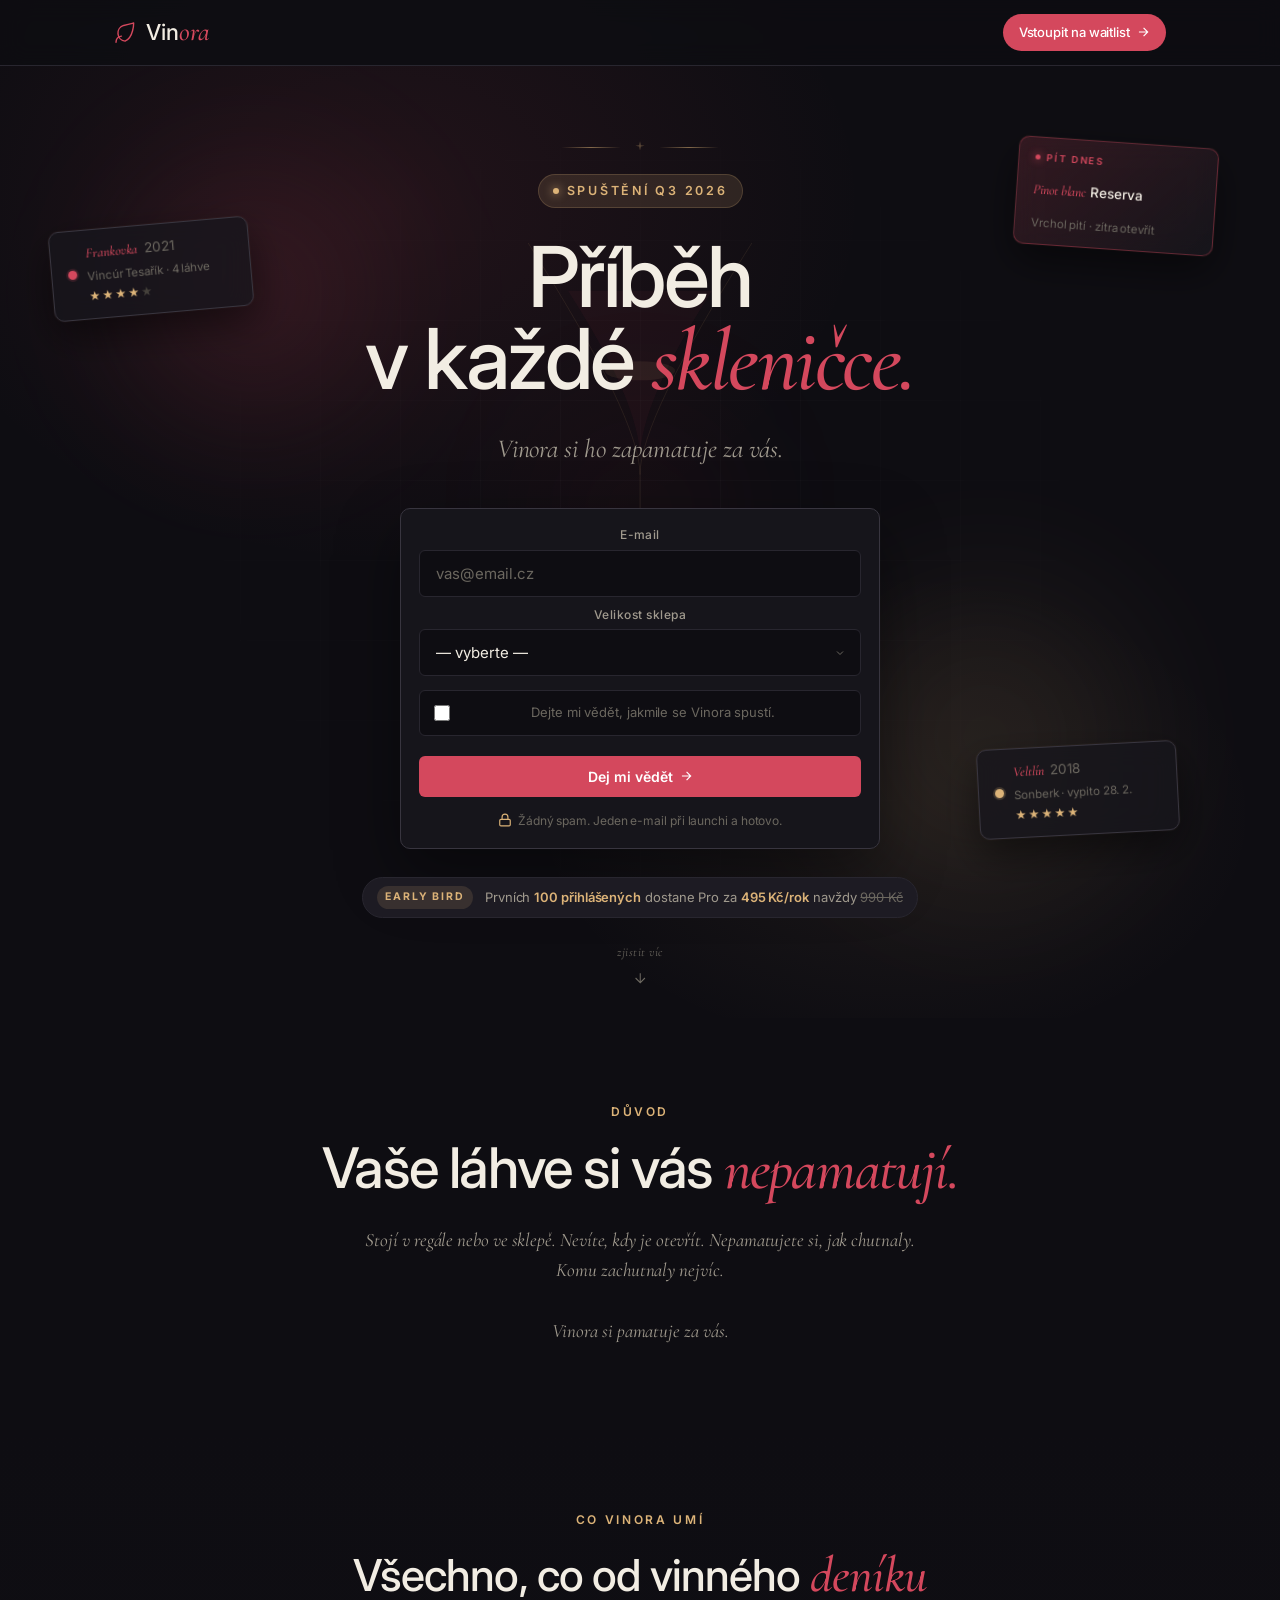
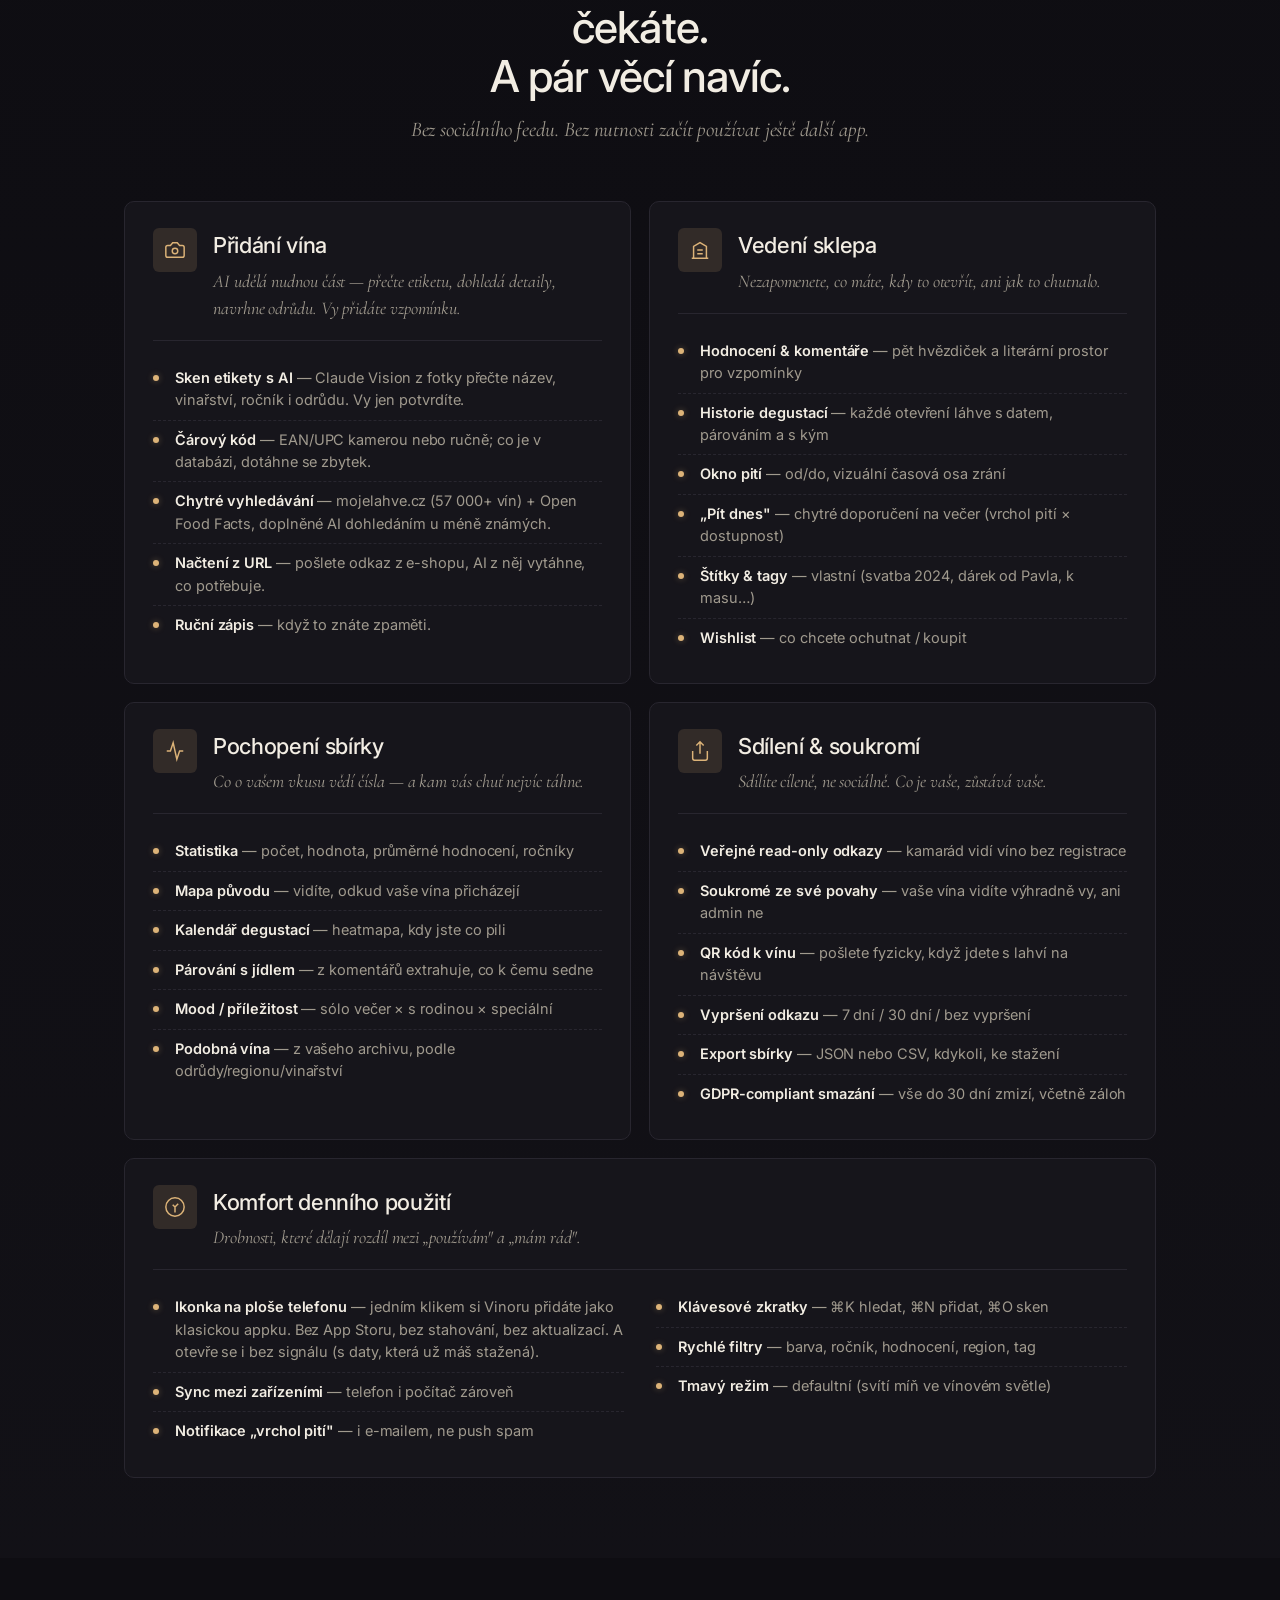
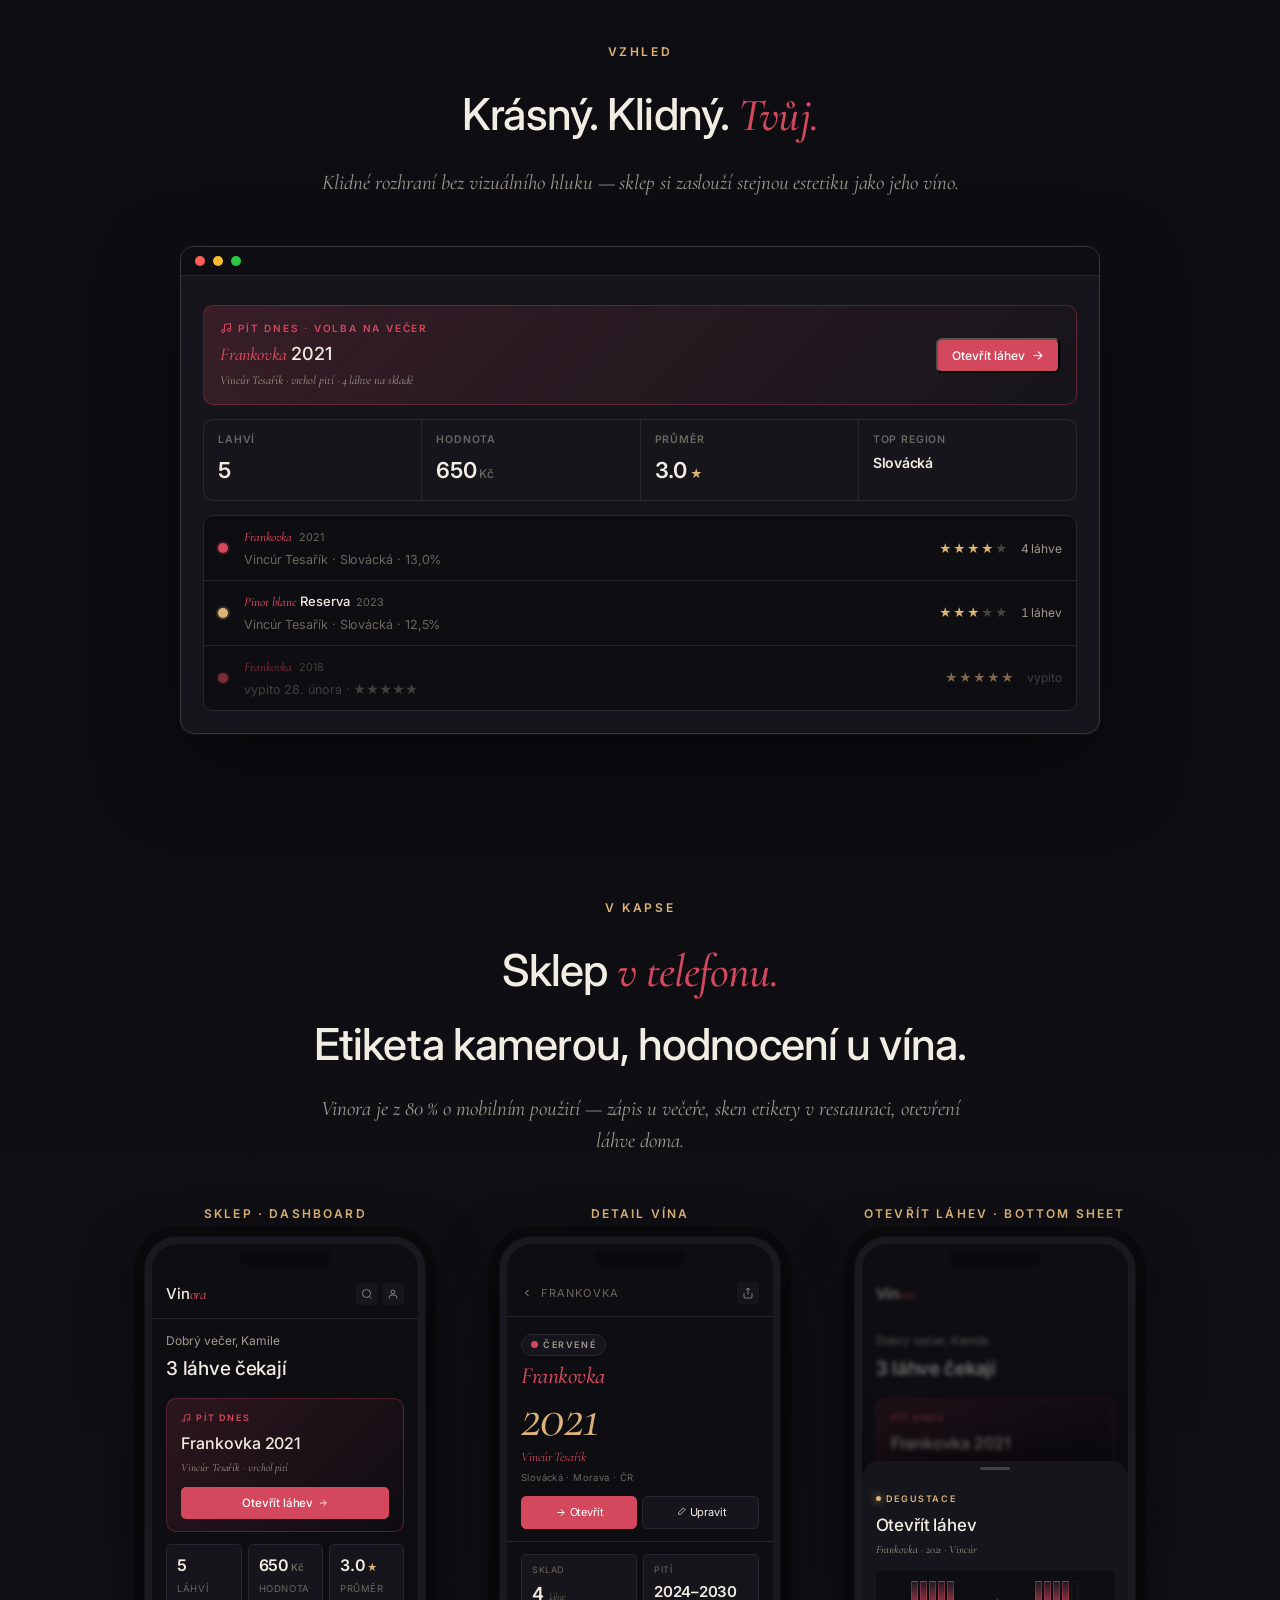
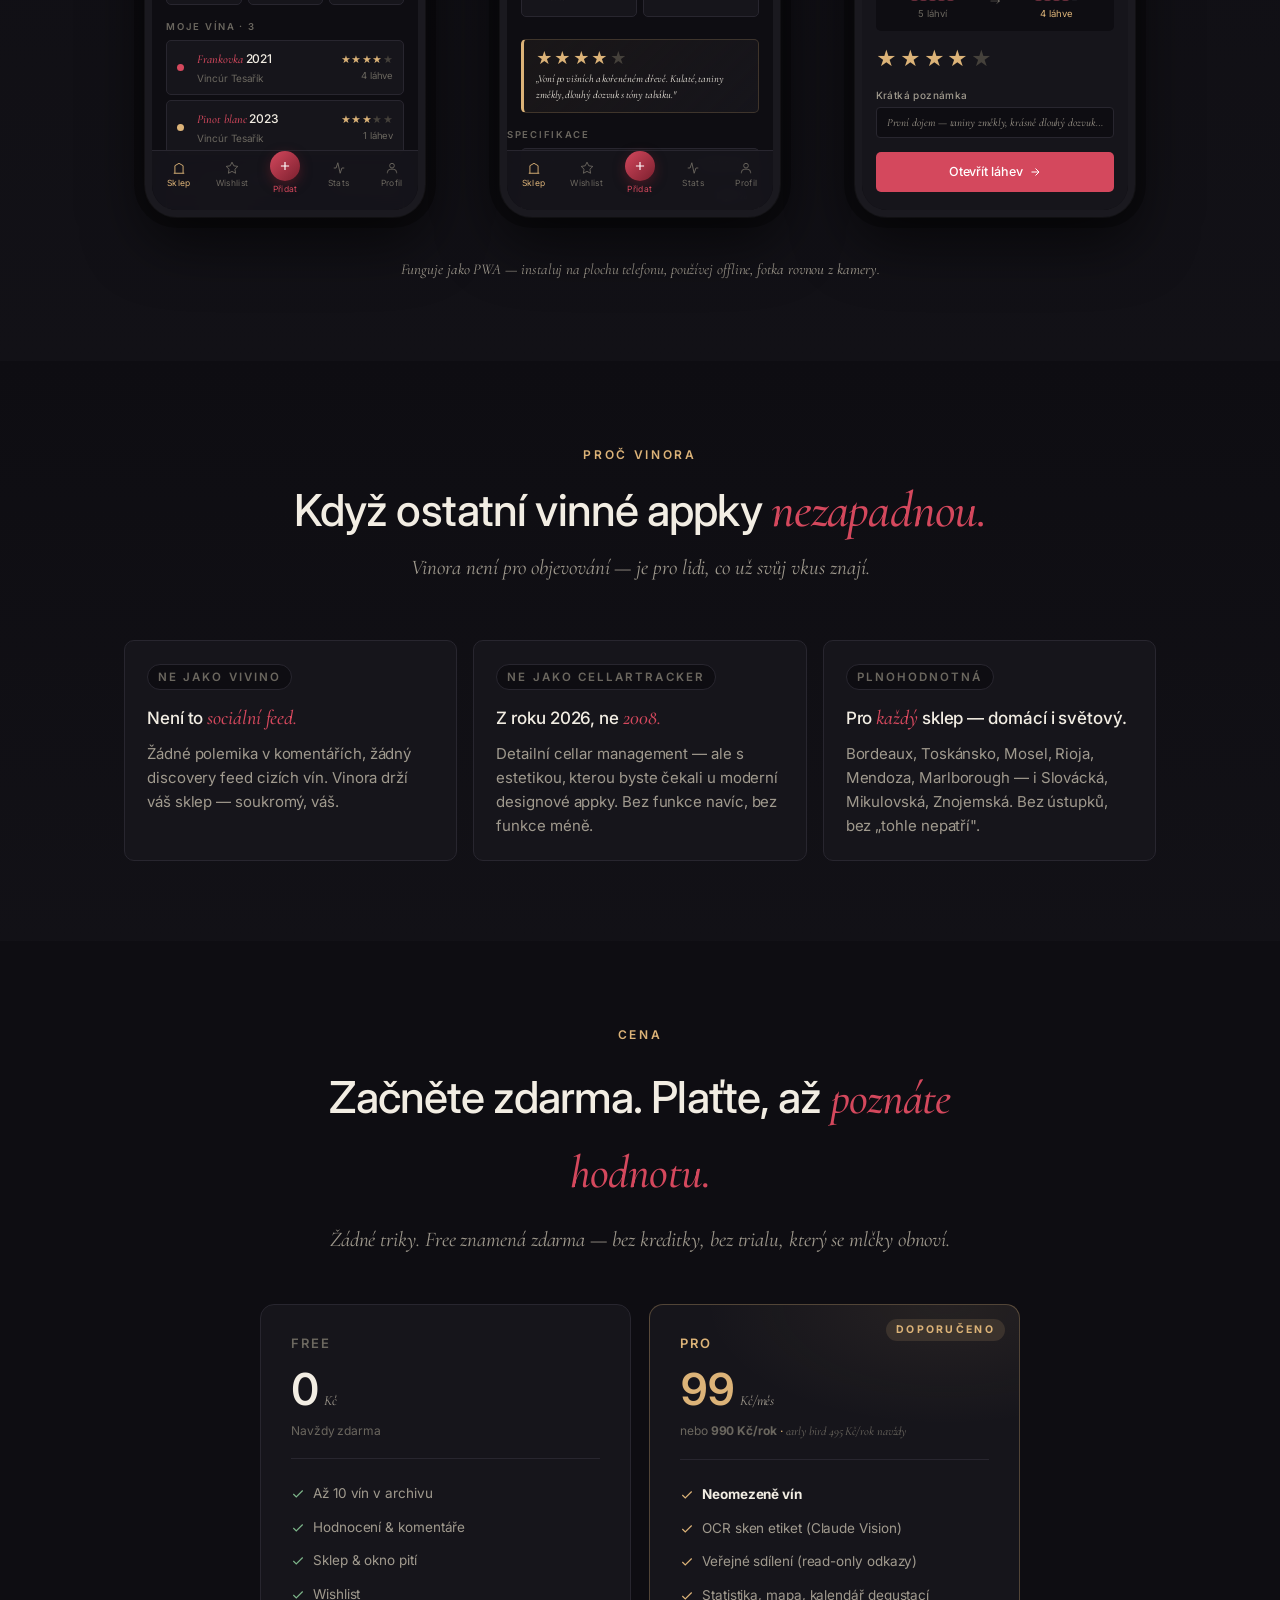
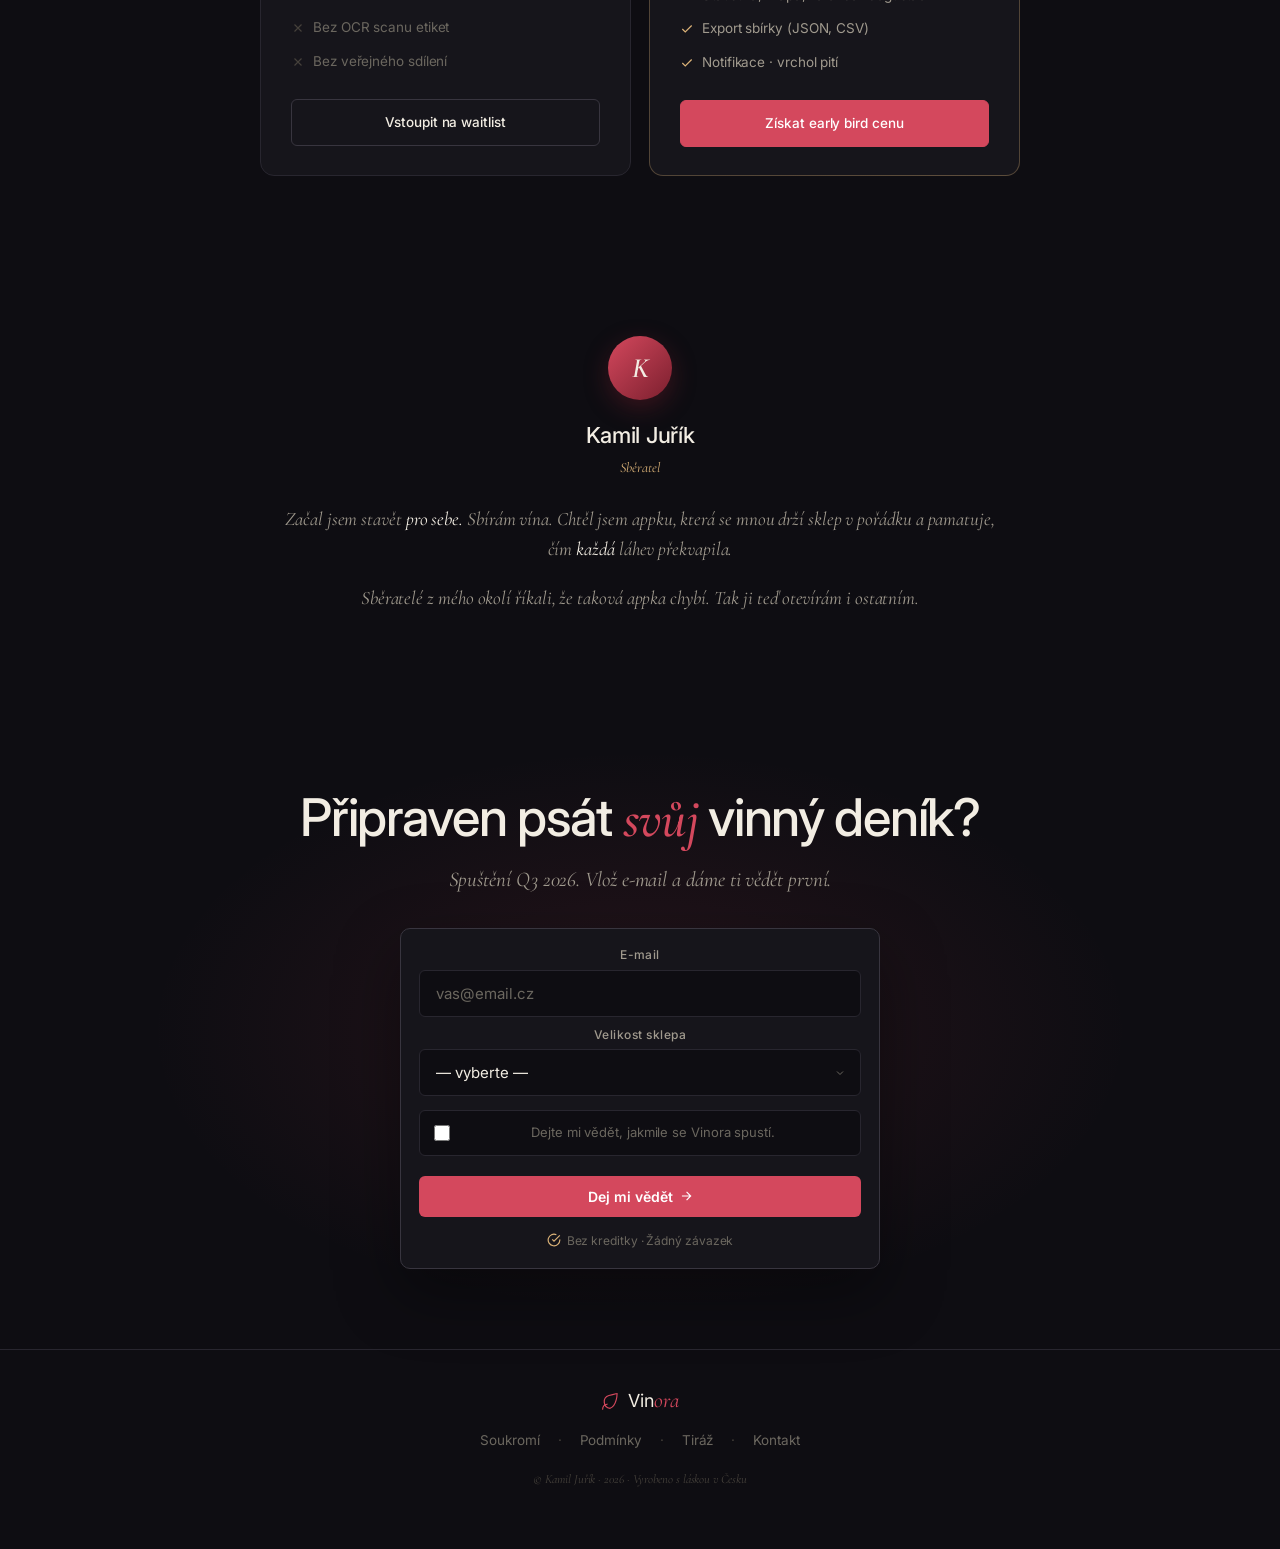
<file: index.html>
<!DOCTYPE html>
<html lang="cs">
<head>
  <meta charset="UTF-8">
  <meta name="viewport" content="width=device-width, initial-scale=1.0">
  <title>Vinora — Vinný deník · Příběh v každé skleničce</title>
  <meta name="description" content="Vinora je vinný deník pro lidi, kteří si chtějí pamatovat, co kdy a s kým pili. Sklep, hodnocení, okno pití, sdílení. Spuštění Q3 2026.">

  <!-- Open Graph -->
  <meta property="og:title" content="Vinora — Vinný deník">
  <meta property="og:description" content="Příběh v každé skleničce. Vinný deník pro lidi se sbírkou. Spuštění Q3 2026.">
  <meta property="og:url" content="https://vinora.cz">
  <meta property="og:type" content="website">
  <meta property="og:locale" content="cs_CZ">

  <!-- Twitter -->
  <meta name="twitter:card" content="summary_large_image">
  <meta name="twitter:title" content="Vinora — Vinný deník">
  <meta name="twitter:description" content="Příběh v každé skleničce.">

  <link rel="preconnect" href="https://fonts.googleapis.com">
  <link rel="preconnect" href="https://fonts.gstatic.com" crossorigin>
  <link href="https://fonts.googleapis.com/css2?family=Cormorant+Garamond:ital,wght@1,500;1,600&family=Inter:wght@400;500;600;700&family=JetBrains+Mono:wght@500&display=swap" rel="stylesheet">


  <style>
    :root {
      --bg:           #0E0D12;
      --bg-elev:      #16151B;
      --bg-elev-2:    #1D1B23;
      --bg-elev-3:    #25232C;
      --border:       #28262F;
      --border-2:     #38353F;
      --text:         #F2EDE3;
      --text-2:       #A09A8E;
      --text-3:       #6B675F;
      --text-4:       #45413B;
      --wine:         #D4485D;
      --wine-soft:    rgba(212,72,93,0.12);
      --wine-deep:    #7B1F2E;
      --gold:         #DCB378;
      --gold-soft:    rgba(220,179,120,0.14);
      --success:      #7DB58A;

      --r-sm: 6px;
      --r-md: 10px;
      --r-lg: 14px;

      --sans: 'Inter', -apple-system, BlinkMacSystemFont, 'Segoe UI', sans-serif;
      --serif-italic: 'Cormorant Garamond', Georgia, serif;
      --mono: 'JetBrains Mono', ui-monospace, monospace;
    }

    * { margin: 0; padding: 0; box-sizing: border-box; }
    html {
      scroll-behavior: smooth;
      scroll-padding-top: 80px;  /* offset pro sticky nav (~51 px) + breathing space */
    }

    body {
      font-family: var(--sans);
      background: var(--bg);
      color: var(--text);
      font-size: 16px;
      line-height: 1.6;
      -webkit-font-smoothing: antialiased;
      -moz-osx-font-smoothing: grayscale;
      letter-spacing: -0.005em;
      overflow-x: hidden;
    }

    a { color: inherit; text-decoration: none; }
    button { font-family: inherit; cursor: pointer; }
    input, textarea { font-family: inherit; font-size: inherit; }

    .num { font-variant-numeric: tabular-nums; }
    .mono { font-family: var(--mono); font-size: 12px; letter-spacing: 0; }
    .italic { font-family: var(--serif-italic); font-style: italic; }

    /* ──── Navigation ──── */
    .nav {
      position: fixed;
      top: 0; left: 0; right: 0;
      z-index: 100;
      background: rgba(14,13,18,0.85);
      backdrop-filter: blur(12px);
      border-bottom: 1px solid var(--border);
      padding: 14px 0;
    }
    .nav-inner {
      max-width: 1100px;
      margin: 0 auto;
      padding: 0 24px;
      display: flex;
      align-items: center;
      justify-content: space-between;
    }
    .brand {
      display: inline-flex;
      align-items: center;
      gap: 8px;
      font-size: 22px;
      font-weight: 500;
      letter-spacing: -0.015em;
      line-height: 1;
      color: var(--text);
      text-decoration: none;
    }
    .brand em { font-family: var(--serif-italic); font-style: italic; color: var(--wine); font-weight: 500; font-size: 1.20em; margin-left: 1px; }
    .brand-leaf {
      width: 1.1em;
      height: 1.1em;
      color: var(--wine);
      flex-shrink: 0;
    }
    .nav-cta {
      display: inline-flex;
      align-items: center;
      gap: 6px;
      padding: 8px 16px;
      background: var(--wine);
      color: white;
      border-radius: 99px;
      border: none;
      font-size: 13px;
      font-weight: 500;
      transition: background .15s;
    }
    .nav-cta:hover { background: #B73C50; }

    /* ──── Sections ──── */
    section {
      padding: 80px 0;
    }
    .container {
      max-width: 1080px;
      margin: 0 auto;
      padding: 0 24px;
    }

    /* ──── HERO ──── */
    .hero {
      padding: 140px 0 100px;
      position: relative;
      overflow: hidden;
      background:
        radial-gradient(ellipse 800px 600px at 30% 20%, rgba(212,72,93,0.10), transparent 60%),
        radial-gradient(ellipse 600px 400px at 70% 80%, rgba(220,179,120,0.07), transparent 60%);
    }
    .hero-grid-lines {
      position: absolute;
      inset: 0;
      background-image:
        linear-gradient(to right, rgba(255,255,255,0.025) 1px, transparent 1px),
        linear-gradient(to bottom, rgba(255,255,255,0.025) 1px, transparent 1px);
      background-size: 80px 80px;
      mask-image: radial-gradient(ellipse 800px 700px at 50% 50%, black, transparent 70%);
      -webkit-mask-image: radial-gradient(ellipse 800px 700px at 50% 50%, black, transparent 70%);
      pointer-events: none;
    }

    /* Atmospheric breathing orbs */
    .hero-orb {
      position: absolute;
      border-radius: 50%;
      pointer-events: none;
      filter: blur(60px);
      opacity: 0.5;
    }
    .hero-orb-1 {
      width: 380px; height: 380px;
      background: radial-gradient(circle, rgba(212,72,93,0.35), transparent 70%);
      top: 10%; left: 5%;
      animation: orbBreathe 9s ease-in-out infinite;
    }
    .hero-orb-2 {
      width: 460px; height: 460px;
      background: radial-gradient(circle, rgba(220,179,120,0.22), transparent 70%);
      bottom: 5%; right: 5%;
      animation: orbBreathe 11s ease-in-out infinite reverse;
    }
    .hero-orb-3 {
      width: 280px; height: 280px;
      background: radial-gradient(circle, rgba(123,31,46,0.28), transparent 70%);
      top: 50%; left: 50%;
      transform: translate(-50%, -50%);
      animation: orbBreathe 13s ease-in-out infinite 1s;
    }
    @keyframes orbBreathe {
      0%, 100% { opacity: 0.4; transform: translate(0, 0) scale(1); }
      50%      { opacity: 0.65; transform: translate(20px, -10px) scale(1.08); }
    }
    .hero-orb-3 {
      animation-name: orbBreatheCenter;
    }
    @keyframes orbBreatheCenter {
      0%, 100% { opacity: 0.35; transform: translate(-50%, -50%) scale(1); }
      50%      { opacity: 0.55; transform: translate(-48%, -52%) scale(1.1); }
    }

    /* Wine glass silhouette behind headline */
    .hero-glass-bg {
      position: absolute;
      top: 50%;
      left: 50%;
      transform: translate(-50%, -52%);
      width: 320px;
      height: auto;
      color: rgba(220,179,120,0.12);
      pointer-events: none;
      z-index: 0;
      filter: drop-shadow(0 0 40px rgba(220,179,120,0.05));
    }

    /* Floating wine cards (decorative previews) */
    .hero-float {
      position: absolute;
      background: rgba(22,21,27,0.78);
      backdrop-filter: blur(14px);
      -webkit-backdrop-filter: blur(14px);
      border: 1px solid var(--border-2);
      border-radius: var(--r-md);
      padding: 12px 16px;
      box-shadow:
        0 16px 40px rgba(0,0,0,0.5),
        0 0 0 1px rgba(220,179,120,0.04);
      pointer-events: none;
      z-index: 1;
      display: flex;
      align-items: center;
      gap: 10px;
      min-width: 200px;
    }

    .hero-float-1 {
      top: 22%; left: 4%;
      transform: rotate(-5deg);
      animation: floatA 7s ease-in-out infinite;
    }
    .hero-float-2 {
      top: 14%; right: 5%;
      transform: rotate(4deg);
      animation: floatB 8s ease-in-out infinite 1s;
    }
    .hero-float-3 {
      bottom: 18%; right: 8%;
      transform: rotate(-3deg);
      animation: floatC 9s ease-in-out infinite 0.5s;
    }
    @keyframes floatA {
      0%, 100% { transform: rotate(-5deg) translateY(0); }
      50%      { transform: rotate(-5deg) translateY(-14px); }
    }
    @keyframes floatB {
      0%, 100% { transform: rotate(4deg) translateY(0); }
      50%      { transform: rotate(4deg) translateY(-18px); }
    }
    @keyframes floatC {
      0%, 100% { transform: rotate(-3deg) translateY(0); }
      50%      { transform: rotate(-3deg) translateY(-10px); }
    }

    .hf-dot {
      width: 9px; height: 9px;
      border-radius: 50%;
      flex-shrink: 0;
    }
    .hf-dot-red { background: var(--wine); box-shadow: 0 0 0 2px rgba(212,72,93,0.18); }
    .hf-dot-white { background: var(--gold); box-shadow: 0 0 0 2px rgba(220,179,120,0.2); }

    .hf-info { min-width: 0; }
    .hf-name {
      font-size: 13.5px;
      font-weight: 500;
      letter-spacing: -0.005em;
      color: var(--text);
      white-space: nowrap;
    }
    .hf-name em {
      font-family: var(--serif-italic);
      font-style: italic;
      color: var(--wine);
      font-weight: 500;
    }
    .hf-year { color: var(--text-3); font-weight: 400; margin-left: 3px; }
    .hf-meta {
      font-size: 11.5px;
      color: var(--text-3);
      margin-top: 2px;
      white-space: nowrap;
    }
    .hf-stars {
      color: var(--gold);
      font-size: 11px;
      letter-spacing: 1px;
      margin-top: 3px;
    }
    .hf-stars .off { color: var(--text-4); }

    /* Pít dnes — special card */
    .hero-float-pick {
      background:
        linear-gradient(135deg, rgba(212,72,93,0.18) 0%, rgba(22,21,27,0.85) 100%);
      border-color: rgba(212,72,93,0.35);
      flex-direction: column;
      align-items: flex-start;
    }
    .hf-kicker {
      display: inline-flex;
      align-items: center;
      gap: 6px;
      font-size: 9.5px;
      font-weight: 600;
      letter-spacing: 0.2em;
      text-transform: uppercase;
      color: var(--wine);
      margin-bottom: 4px;
    }
    .hf-pulse {
      width: 5px; height: 5px;
      background: var(--wine);
      border-radius: 50%;
      box-shadow: 0 0 8px var(--wine);
      animation: pulse 1.6s ease-in-out infinite;
    }
    @keyframes pulse { 0%, 100% { opacity: 1; } 50% { opacity: 0.5; } }

    .hero-inner {
      position: relative;
      z-index: 2;
      text-align: center;
      max-width: 760px;
      margin: 0 auto;
    }

    /* Decorative ornament */
    .hero-ornament {
      display: flex;
      align-items: center;
      justify-content: center;
      gap: 12px;
      margin-bottom: 20px;
      color: var(--gold);
      opacity: 0.55;
    }
    .ornament-line {
      width: 60px;
      height: 1px;
      background: linear-gradient(90deg, transparent, var(--gold), transparent);
    }
    .hero-ornament svg {
      width: 14px; height: 14px;
      flex-shrink: 0;
    }

    /* Scroll indicator */
    .hero-scroll {
      position: absolute;
      bottom: 32px;
      left: 50%;
      transform: translateX(-50%);
      display: flex;
      flex-direction: column;
      align-items: center;
      gap: 8px;
      color: var(--text-3);
      transition: color .15s;
      animation: scrollHint 2.4s ease-in-out infinite;
      z-index: 2;
    }
    .hero-scroll:hover { color: var(--gold); }
    .hero-scroll-text {
      font-size: 12.5px;
      letter-spacing: 0.04em;
    }
    .hero-scroll svg {
      width: 16px; height: 16px;
    }
    @keyframes scrollHint {
      0%, 100% { transform: translate(-50%, 0); opacity: 0.5; }
      50%      { transform: translate(-50%, 6px); opacity: 1; }
    }

    .hero-kicker {
      display: inline-flex;
      align-items: center;
      gap: 8px;
      font-size: 12.5px;
      letter-spacing: 0.22em;
      text-transform: uppercase;
      color: var(--gold);
      font-weight: 600;
      margin-bottom: 28px;
      padding: 6px 14px;
      background: var(--gold-soft);
      border: 1px solid rgba(220,179,120,0.2);
      border-radius: 99px;
    }
    .hero-kicker-dot {
      width: 6px; height: 6px;
      background: var(--gold);
      border-radius: 50%;
      box-shadow: 0 0 10px var(--gold);
      animation: pulse 1.6s ease-in-out infinite;
    }
    @keyframes pulse { 0%, 100% { opacity: 1; } 50% { opacity: 0.5; } }

    .hero h1 {
      font-size: clamp(48px, 7vw, 84px);
      font-weight: 500;
      line-height: 0.98;
      letter-spacing: -0.03em;
      margin-bottom: 24px;
    }
    .hero h1 em {
      font-family: var(--serif-italic);
      font-style: italic;
      color: var(--wine);
      font-weight: 500;
      font-size: 1.05em;
    }

    .hero-lead {
      font-family: var(--serif-italic);
      font-style: italic;
      font-size: clamp(20px, 2.4vw, 26px);
      color: var(--text-2);
      line-height: 1.5;
      max-width: 540px;
      margin: 0 auto 40px;
    }

    /* ──── Form ──── */
    .form-card {
      max-width: 480px;
      margin: 0 auto;
      padding: 18px;
      background: var(--bg-elev);
      border: 1px solid var(--border-2);
      border-radius: var(--r-md);
      box-shadow: 0 24px 64px rgba(0,0,0,0.4);
    }
    .form-row {
      display: flex;
      gap: 8px;
    }
    .form-row input[type=email] {
      flex: 1;
      padding: 12px 16px;
      background: var(--bg);
      border: 1px solid var(--border);
      border-radius: var(--r-sm);
      color: var(--text);
      font-size: 15px;
    }
    .form-row input[type=email]:focus {
      outline: none;
      border-color: var(--gold);
    }
    .form-row input[type=email]::placeholder { color: var(--text-3); }
    .form-cta {
      padding: 12px 22px;
      background: var(--wine);
      color: white;
      border: none;
      border-radius: var(--r-sm);
      font-size: 14px;
      font-weight: 600;
      transition: background .15s;
      white-space: nowrap;
      display: inline-flex;
      align-items: center;
      gap: 6px;
    }
    .form-cta:hover { background: #B73C50; }

    .form-foot {
      display: flex;
      align-items: center;
      justify-content: center;
      gap: 6px;
      margin-top: 14px;
      font-size: 12px;
      color: var(--text-3);
    }
    .form-foot svg { color: var(--gold); width: 14px; height: 14px; }

    /* ╔══════════════════════════════════════════════╗ */
    /* ║  Vinora form — Zoho Forms backend, dark/gold ║ */
    /* ╚══════════════════════════════════════════════╝ */

    .vf-form { display: flex; flex-direction: column; gap: 10px; }
    .vf-row { display: flex; flex-direction: column; gap: 6px; }

    .vf-row label {
      font-size: 12px;
      font-weight: 500;
      letter-spacing: 0.04em;
      color: var(--text-2);
      line-height: 1.4;
    }

    /* Email input */
    .vf-form input[type=email],
    .vf-form input[type=text] {
      width: 100%;
      padding: 12px 16px;
      background: var(--bg);
      color: var(--text);
      border: 1px solid var(--border);
      border-radius: var(--r-sm);
      font-family: var(--sans);
      font-size: 15px;
      line-height: 1.4;
      transition: border-color .15s;
    }
    .vf-form input[type=email]:focus,
    .vf-form input[type=text]:focus {
      outline: none;
      border-color: var(--gold);
    }
    .vf-form input::placeholder { color: var(--text-3); opacity: 1; }

    /* Custom select (dropdown) */
    .vf-form select {
      width: 100%;
      padding: 12px 36px 12px 16px;
      background: var(--bg) url("data:image/svg+xml,%3Csvg xmlns='http://www.w3.org/2000/svg' width='12' height='12' viewBox='0 0 24 24' fill='none' stroke='%236B675F' stroke-width='2'%3E%3Cpath d='m6 9 6 6 6-6'/%3E%3C/svg%3E") no-repeat right 14px center / 12px;
      color: var(--text);
      border: 1px solid var(--border);
      border-radius: var(--r-sm);
      font-family: var(--sans);
      font-size: 15px;
      line-height: 1.4;
      cursor: pointer;
      -webkit-appearance: none;
      -moz-appearance: none;
      appearance: none;
      transition: border-color .15s;
    }
    .vf-form select:focus { outline: none; border-color: var(--gold); }
    .vf-form select option { background: var(--bg-elev); color: var(--text); }

    /* Consent checkbox */
    .vf-consent {
      display: flex;
      align-items: flex-start;
      gap: 10px;
      padding: 12px 14px;
      background: var(--bg);
      border: 1px solid var(--border);
      border-radius: var(--r-sm);
      cursor: pointer;
      transition: border-color .15s;
      margin: 4px 0 6px;
    }
    .vf-consent:hover { border-color: var(--border-2); }
    .vf-consent input[type=checkbox] {
      flex-shrink: 0;
      width: 16px;
      height: 16px;
      margin-top: 2px;
      accent-color: var(--gold);
      cursor: pointer;
    }
    .vf-consent span {
      flex: 1;
      font-size: 13px;
      line-height: 1.5;
      color: var(--text-2);
    }
    .vf-consent input:invalid + span { color: var(--text-3); }

    /* Submit button */
    .vf-submit {
      width: 100%;
      padding: 12px 22px;
      background: var(--wine);
      border: none;
      border-radius: var(--r-sm);
      color: white;
      font-family: var(--sans);
      font-size: 14px;
      font-weight: 600;
      cursor: pointer;
      transition: background .15s;
      display: inline-flex;
      align-items: center;
      justify-content: center;
      gap: 6px;
      margin-top: 4px;
    }
    .vf-submit:hover { background: #B73C50; }

    /* Success state */
    .vf-success {
      padding: 22px 24px;
      background: linear-gradient(135deg, rgba(125,181,138,0.10) 0%, rgba(22,21,27,0.5) 100%);
      border: 1px solid rgba(125,181,138,0.3);
      border-left: 3px solid var(--success);
      border-radius: var(--r-sm);
      text-align: left;
      animation: vf-fadeIn .35s ease;
    }
    @keyframes vf-fadeIn { from { opacity: 0; transform: translateY(4px); } to { opacity: 1; transform: none; } }

    .vf-success-icon {
      width: 36px; height: 36px;
      border-radius: 50%;
      background: rgba(125,181,138,0.18);
      color: var(--success);
      display: flex;
      align-items: center;
      justify-content: center;
      margin-bottom: 10px;
    }
    .vf-success-icon svg { width: 18px; height: 18px; }

    .vf-success h4 {
      font-size: 18px;
      font-weight: 500;
      color: var(--text);
      letter-spacing: -0.01em;
      margin-bottom: 6px;
    }
    .vf-success p {
      font-size: 14px;
      line-height: 1.55;
      color: var(--text-2);
    }
    .vf-success p em.italic {
      font-family: var(--serif-italic);
      color: var(--gold);
    }

    /* Sr-only utility */
    .sr-only {
      position: absolute;
      width: 1px; height: 1px;
      padding: 0; margin: -1px;
      overflow: hidden;
      clip: rect(0,0,0,0);
      border: 0;
    }

    .hero-discount {
      margin-top: 28px;
      display: inline-flex;
      align-items: center;
      gap: 12px;
      padding: 8px 14px;
      background: var(--bg-elev-2);
      border: 1px solid var(--border);
      border-radius: 99px;
      font-size: 13px;
      color: var(--text-2);
    }
    .hero-discount strong {
      color: var(--gold);
      font-weight: 600;
    }
    .hero-discount-label {
      font-size: 10.5px;
      letter-spacing: 0.18em;
      text-transform: uppercase;
      font-weight: 700;
      color: var(--gold);
      padding: 3px 8px;
      background: var(--gold-soft);
      border-radius: 99px;
    }

    /* ──── Problem section ──── */
    .problem {
      text-align: center;
      max-width: 720px;
      margin: 0 auto;
    }
    .section-kicker {
      display: inline-block;
      font-size: 12px;
      letter-spacing: 0.22em;
      text-transform: uppercase;
      color: var(--gold);
      font-weight: 600;
      margin-bottom: 18px;
    }
    .problem h2 {
      font-size: clamp(36px, 5vw, 56px);
      font-weight: 500;
      letter-spacing: -0.025em;
      line-height: 1.05;
      margin-bottom: 24px;
    }
    .problem h2 em {
      font-family: var(--serif-italic);
      font-style: italic;
      color: var(--wine);
      font-weight: 500;
      font-size: 1.05em;
    }
    .problem-text {
      font-family: var(--serif-italic);
      font-style: italic;
      font-size: 19px;
      color: var(--text-2);
      line-height: 1.6;
      max-width: 580px;
      margin: 0 auto;
    }

    /* ──── Features ──── */
    .features {
      background: linear-gradient(180deg, transparent, rgba(22,21,27,0.5));
    }
    .features-head {
      text-align: center;
      max-width: 700px;
      margin: 0 auto 56px;
    }
    .features-head h2 {
      font-size: clamp(32px, 4vw, 44px);
      font-weight: 500;
      letter-spacing: -0.02em;
      line-height: 1.1;
      margin-bottom: 14px;
    }
    .features-head h2 em {
      font-family: var(--serif-italic);
      font-style: italic;
      color: var(--wine);
      font-weight: 500;
      font-size: 1.15em;
    }
    .features-head p {
      font-family: var(--serif-italic);
      font-style: italic;
      color: var(--text-2);
      font-size: 21px;
      line-height: 1.5;
    }

    .features-grid {
      display: grid;
      grid-template-columns: repeat(auto-fit, minmax(240px, 1fr));
      gap: 20px;
    }
    .feature {
      padding: 24px 22px;
      background: var(--bg-elev);
      border: 1px solid var(--border);
      border-radius: var(--r-md);
      transition: all .18s;
    }
    .feature:hover {
      border-color: var(--border-2);
      transform: translateY(-3px);
      box-shadow: 0 16px 40px rgba(0,0,0,0.3);
    }
    .feature-icon {
      width: 40px; height: 40px;
      border-radius: var(--r-sm);
      background: var(--gold-soft);
      color: var(--gold);
      display: flex;
      align-items: center;
      justify-content: center;
      margin-bottom: 14px;
    }
    .feature-icon svg { width: 20px; height: 20px; stroke: currentColor; stroke-width: 1.6; fill: none; }
    .feature h3 {
      font-size: 17px;
      font-weight: 500;
      letter-spacing: -0.01em;
      margin-bottom: 6px;
    }
    .feature p {
      font-size: 14.5px;
      color: var(--text-2);
      line-height: 1.6;
    }

    /* ──── Pillar feature cards (richer) ──── */
    .pillars-grid {
      display: grid;
      grid-template-columns: 1fr 1fr;
      gap: 18px;
    }
    .pillar-card {
      padding: 26px 28px;
      background: var(--bg-elev);
      border: 1px solid var(--border);
      border-radius: var(--r-md);
      transition: border-color .18s;
    }
    .pillar-card:hover {
      border-color: var(--border-2);
    }
    .pillar-card-wide {
      grid-column: 1 / -1;
    }
    .pillar-header {
      display: flex;
      align-items: flex-start;
      gap: 16px;
      padding-bottom: 18px;
      margin-bottom: 18px;
      border-bottom: 1px solid var(--border);
    }
    .pillar-icon {
      width: 44px; height: 44px;
      border-radius: var(--r-sm);
      background: var(--gold-soft);
      color: var(--gold);
      display: flex;
      align-items: center;
      justify-content: center;
      flex-shrink: 0;
    }
    .pillar-icon svg {
      width: 22px; height: 22px;
      stroke: currentColor; stroke-width: 1.6; fill: none;
    }
    .pillar-header h3 {
      font-size: 22px;
      font-weight: 500;
      letter-spacing: -0.015em;
      margin-bottom: 4px;
      color: var(--text);
    }
    .pillar-sub {
      font-family: var(--serif-italic);
      font-style: italic;
      font-size: 18px;
      color: var(--text-2);
      line-height: 1.5;
    }
    .pillar-list {
      list-style: none;
      padding: 0;
      margin: 0;
    }
    .pillar-list li {
      padding: 8px 0 8px 22px;
      font-size: 14.5px;
      color: var(--text-2);
      line-height: 1.55;
      position: relative;
      border-bottom: 1px dashed var(--border);
    }
    .pillar-list li:last-child { border-bottom: none; }
    .pillar-list li::before {
      content: '';
      position: absolute;
      left: 0; top: 16px;
      width: 6px; height: 6px;
      border-radius: 50%;
      background: var(--gold);
      box-shadow: 0 0 6px rgba(220,179,120,0.4);
    }
    .pillar-list li strong {
      color: var(--text);
      font-weight: 600;
      font-size: 14.5px;
    }
    .pillar-list-cols {
      display: grid;
      grid-template-columns: 1fr 1fr;
      gap: 14px 32px;
    }

    @media (max-width: 800px) {
      .pillars-grid { grid-template-columns: 1fr; }
      .pillar-list-cols { grid-template-columns: 1fr; gap: 0; }
    }

    /* ──── Showcase (mock cellar dashboard) ──── */
    .showcase-head {
      text-align: center;
      max-width: 680px;
      margin: 0 auto 48px;
    }
    .showcase-head h2 {
      font-size: clamp(32px, 4vw, 44px);
      font-weight: 500;
      letter-spacing: -0.02em;
      margin-bottom: 14px;
    }
    .showcase-head h2 em {
      font-family: var(--serif-italic);
      font-style: italic;
      color: var(--wine);
      font-weight: 500;
      font-size: 1.05em;
    }
    .showcase-head p {
      font-family: var(--serif-italic);
      font-style: italic;
      color: var(--text-2);
      font-size: 21px;
      line-height: 1.5;
    }

    /* Mini dashboard mockup */
    .mockup {
      max-width: 920px;
      margin: 0 auto;
      background: var(--bg-elev);
      border: 1px solid var(--border-2);
      border-radius: var(--r-lg);
      padding: 22px;
      box-shadow:
        0 32px 80px rgba(0,0,0,0.5),
        0 0 0 1px rgba(220,179,120,0.04);
      position: relative;
      overflow: hidden;
    }
    .mockup::before {
      content: '';
      position: absolute;
      top: 0; left: 0; right: 0; height: 28px;
      background: var(--bg);
      border-bottom: 1px solid var(--border);
      display: block;
    }
    .mockup::after {
      content: '';
      position: absolute;
      top: 9px; left: 14px;
      width: 10px; height: 10px;
      border-radius: 50%;
      background: #FF5F57;
      box-shadow: 18px 0 0 #FEBC2E, 36px 0 0 #28C840;
    }
    .mockup-inner { padding-top: 36px; }

    .mock-pick {
      padding: 14px 16px;
      background: linear-gradient(135deg, rgba(212,72,93,0.18) 0%, transparent 100%);
      border: 1px solid rgba(212,72,93,0.3);
      border-radius: var(--r-md);
      margin-bottom: 14px;
      display: grid;
      grid-template-columns: 1fr auto;
      gap: 12px;
      align-items: center;
    }
    .mock-pick-kicker {
      font-size: 10px;
      font-weight: 600;
      letter-spacing: 0.18em;
      text-transform: uppercase;
      color: var(--wine);
      margin-bottom: 4px;
      display: flex;
      align-items: center;
      gap: 6px;
    }
    .mock-pick-name { font-size: 18px; font-weight: 500; letter-spacing: -0.01em; }
    .mock-pick-name em { font-family: var(--serif-italic); font-style: italic; color: var(--wine); }
    .mock-pick-meta { font-size: 12px; color: var(--text-2); font-family: var(--serif-italic); font-style: italic; margin-top: 2px; }
    .mock-pick-cta {
      padding: 8px 14px;
      background: var(--wine);
      color: white;
      border-radius: var(--r-sm);
      font-size: 12px;
      font-weight: 500;
      display: inline-flex;
      align-items: center;
      gap: 6px;
    }

    .mock-stats {
      display: grid;
      grid-template-columns: repeat(4, 1fr);
      gap: 1px;
      background: var(--border);
      border: 1px solid var(--border);
      border-radius: var(--r-md);
      overflow: hidden;
      margin-bottom: 14px;
    }
    .mock-stat {
      background: var(--bg-elev);
      padding: 12px 14px;
    }
    .mock-stat-label {
      font-size: 10.5px;
      font-weight: 600;
      letter-spacing: 0.08em;
      text-transform: uppercase;
      color: var(--text-3);
      margin-bottom: 4px;
    }
    .mock-stat-v { font-size: 22px; font-weight: 600; letter-spacing: -0.015em; }
    .mock-stat-v small { font-size: 12px; color: var(--text-3); margin-left: 3px; font-weight: 500; }

    .mock-list {
      background: var(--bg);
      border: 1px solid var(--border);
      border-radius: var(--r-md);
      overflow: hidden;
    }
    .mock-row {
      display: grid;
      grid-template-columns: 14px 1fr auto auto;
      gap: 12px;
      padding: 10px 14px;
      border-bottom: 1px solid var(--border);
      align-items: center;
    }
    .mock-row:last-child { border-bottom: none; }
    .mock-dot { width: 10px; height: 10px; border-radius: 50%; }
    .mock-dot-red { background: var(--wine); box-shadow: 0 0 0 2px rgba(212,72,93,0.18); }
    .mock-dot-white { background: var(--gold); box-shadow: 0 0 0 2px rgba(220,179,120,0.2); }
    .mock-row-name { font-size: 13px; font-weight: 500; }
    .mock-row-name em { font-family: var(--serif-italic); font-style: italic; color: var(--wine); }
    .mock-row-name small { color: var(--text-3); margin-left: 4px; font-weight: 400; }
    .mock-row-meta { font-size: 12.5px; color: var(--text-3); margin-top: 2px; }
    .mock-row-stars { color: var(--gold); font-size: 12px; letter-spacing: 1px; }
    .mock-row-stars .off { color: var(--text-4); }
    .mock-row-bottles { font-size: 12px; color: var(--text-2); font-variant-numeric: tabular-nums; }

    /* ──── Mobile section (phone frames) ──── */
    .mobile-section {
      background: linear-gradient(180deg, transparent, rgba(22,21,27,0.5));
    }
    .phone-grid {
      display: grid;
      grid-template-columns: repeat(3, 1fr);
      gap: 32px;
      max-width: 1180px;
      margin: 0 auto;
    }
    .phone-wrap {
      display: flex;
      flex-direction: column;
      align-items: center;
      gap: 14px;
    }
    .phone-label {
      font-size: 12px;
      font-weight: 600;
      letter-spacing: 0.18em;
      text-transform: uppercase;
      color: var(--gold);
    }
    .phone {
      width: 280px;
      height: 580px;
      border-radius: 32px;
      background: var(--bg-elev-2);
      border: 7px solid #1A191F;
      box-shadow:
        0 0 0 1px rgba(255,255,255,0.04),
        0 24px 60px rgba(0,0,0,0.6),
        0 0 0 11px rgba(0,0,0,0.3);
      overflow: hidden;
      position: relative;
    }
    .phone::before {
      content: '';
      position: absolute;
      top: 6px; left: 50%;
      transform: translateX(-50%);
      width: 90px; height: 18px;
      background: #0A0A0E;
      border-radius: 0 0 12px 12px;
      z-index: 10;
    }
    .phone-screen {
      width: 100%;
      height: 100%;
      background: var(--bg);
      overflow: hidden;
      position: relative;
      padding-top: 26px;
      font-size: 13px;
    }

    .ph-topbar {
      padding: 12px 14px;
      display: flex;
      justify-content: space-between;
      align-items: center;
      border-bottom: 1px solid var(--border);
    }
    .ph-brand {
      font-size: 15px;
      font-weight: 500;
      letter-spacing: -0.015em;
    }
    .ph-brand em { font-family: var(--serif-italic); font-style: italic; color: var(--wine); }
    .ph-icons { display: flex; gap: 4px; }
    .ph-icon-btn {
      width: 22px; height: 22px;
      border-radius: 4px;
      background: var(--bg-elev);
      display: flex;
      align-items: center;
      justify-content: center;
      color: var(--text-2);
    }
    .ph-icon-btn svg { width: 12px; height: 12px; stroke: currentColor; stroke-width: 1.6; fill: none; }

    .ph-back {
      display: flex;
      align-items: center;
      gap: 8px;
      font-size: 11px;
      letter-spacing: 0.1em;
      color: var(--text-3);
    }
    .ph-back svg { width: 12px; height: 12px; stroke: var(--text-2); fill: none; }

    .ph-content {
      padding: 12px 14px 80px;
    }
    .ph-greeting {
      font-size: 12px;
      color: var(--text-2);
      margin-bottom: 3px;
    }
    .ph-h1 {
      font-size: 19px;
      font-weight: 500;
      letter-spacing: -0.015em;
      margin-bottom: 14px;
    }

    .ph-pick {
      padding: 12px 14px;
      background: linear-gradient(135deg, rgba(212,72,93,0.16) 0%, transparent 100%);
      border: 1px solid rgba(212,72,93,0.3);
      border-radius: var(--r-md);
      margin-bottom: 12px;
    }
    .ph-pick-kicker {
      font-size: 9px;
      font-weight: 600;
      letter-spacing: 0.18em;
      text-transform: uppercase;
      color: var(--wine);
      margin-bottom: 6px;
      display: flex;
      align-items: center;
      gap: 5px;
    }
    .ph-pick-kicker svg {
      width: 10px; height: 10px;
      stroke: currentColor; fill: none;
    }
    .ph-pick-name {
      font-size: 16px;
      font-weight: 500;
      letter-spacing: -0.005em;
    }
    .ph-pick-meta {
      font-size: 11px;
      color: var(--text-2);
      font-family: var(--serif-italic);
      font-style: italic;
      margin-top: 2px;
    }
    .ph-pick-cta {
      margin-top: 10px;
      padding: 7px 0;
      background: var(--wine);
      color: white;
      border-radius: 5px;
      font-size: 11.5px;
      font-weight: 500;
      text-align: center;
      display: flex;
      align-items: center;
      justify-content: center;
      gap: 5px;
    }
    .ph-pick-cta svg { width: 10px; height: 10px; stroke: currentColor; fill: none; }

    .ph-stats {
      display: grid;
      grid-template-columns: 1fr 1fr 1fr;
      gap: 6px;
      margin-bottom: 14px;
    }
    .ph-stat {
      padding: 8px 10px;
      background: var(--bg-elev);
      border: 1px solid var(--border);
      border-radius: 5px;
    }
    .ph-stat .v {
      font-size: 16px;
      font-weight: 600;
      letter-spacing: -0.015em;
    }
    .ph-stat .v small { font-size: 10px; color: var(--text-3); margin-left: 2px; }
    .ph-stat .l {
      font-size: 9.5px;
      letter-spacing: 0.06em;
      text-transform: uppercase;
      color: var(--text-3);
      margin-top: 2px;
    }

    .ph-section-h {
      font-size: 9.5px;
      font-weight: 600;
      letter-spacing: 0.18em;
      text-transform: uppercase;
      color: var(--text-3);
      margin: 14px 0 6px;
    }
    .ph-row {
      display: grid;
      grid-template-columns: 10px 1fr auto;
      gap: 10px;
      padding: 8px 10px;
      background: var(--bg-elev);
      border: 1px solid var(--border);
      border-radius: 5px;
      margin-bottom: 5px;
      align-items: center;
    }
    .ph-dot { width: 7px; height: 7px; border-radius: 50%; }
    .ph-dot-red { background: var(--wine); }
    .ph-dot-white { background: var(--gold); }
    .ph-row-info { min-width: 0; }
    .ph-row-name {
      font-size: 12px;
      font-weight: 500;
      white-space: nowrap;
      overflow: hidden;
      text-overflow: ellipsis;
    }
    .ph-row-name em { font-family: var(--serif-italic); font-style: italic; color: var(--wine); }
    .ph-row-meta {
      font-size: 10px;
      color: var(--text-3);
      margin-top: 1px;
    }
    .ph-row-right { text-align: right; }
    .ph-stars {
      color: var(--gold);
      font-size: 9.5px;
      letter-spacing: 0.5px;
    }
    .ph-stars .off { color: var(--text-4); }
    .ph-bottles {
      font-size: 9.5px;
      color: var(--text-3);
      margin-top: 1px;
    }

    .ph-bottomnav {
      position: absolute;
      bottom: 0; left: 0; right: 0;
      background: rgba(22,21,27,0.95);
      backdrop-filter: blur(8px);
      border-top: 1px solid var(--border);
      display: grid;
      grid-template-columns: 1fr 1fr 1fr 1fr 1fr;
      padding: 4px 0 12px;
    }
    .ph-bn {
      display: flex;
      flex-direction: column;
      align-items: center;
      gap: 2px;
      padding: 6px 2px 2px;
      color: var(--text-3);
      font-size: 8.5px;
      letter-spacing: 0.04em;
    }
    .ph-bn svg { width: 14px; height: 14px; stroke: currentColor; fill: none; }
    .ph-bn.active { color: var(--gold); }
    .ph-bn-add { color: var(--wine); }
    .ph-bn-add-bg {
      width: 30px; height: 30px;
      border-radius: 50%;
      background: linear-gradient(135deg, var(--wine) 0%, var(--wine-deep) 100%);
      display: flex;
      align-items: center;
      justify-content: center;
      color: white;
      margin-top: -10px;
      box-shadow: 0 4px 12px rgba(123,31,46,0.5);
    }
    .ph-bn-add-bg svg { width: 14px; height: 14px; }

    /* Detail */
    .ph-detail-h {
      padding: 16px 14px 12px;
      border-bottom: 1px solid var(--border);
    }
    .ph-color-tag {
      display: inline-flex;
      align-items: center;
      gap: 5px;
      font-size: 9px;
      font-weight: 600;
      letter-spacing: 0.18em;
      text-transform: uppercase;
      color: var(--text-2);
      padding: 3px 9px;
      background: var(--bg-elev);
      border: 1px solid var(--border);
      border-radius: 99px;
      margin-bottom: 8px;
    }
    .ph-detail-h h2 {
      font-size: 22px;
      font-weight: 500;
      letter-spacing: -0.02em;
      line-height: 1;
    }
    .ph-detail-h h2 em { font-family: var(--serif-italic); font-style: italic; color: var(--wine); font-size: 1.05em; }
    .ph-vintage {
      font-family: var(--serif-italic);
      font-style: italic;
      color: var(--gold);
      font-size: 56px;
      line-height: 0.9;
      letter-spacing: -0.02em;
      margin: 4px 0;
    }
    .ph-winery {
      font-family: var(--serif-italic);
      font-style: italic;
      color: var(--wine);
      font-size: 13px;
    }
    .ph-region {
      font-size: 9.5px;
      color: var(--text-3);
      letter-spacing: 0.04em;
      margin-top: 3px;
    }
    .ph-actions {
      display: grid;
      grid-template-columns: 1fr 1fr;
      gap: 5px;
      margin-top: 10px;
    }
    .ph-act {
      padding: 7px;
      background: var(--bg-elev);
      border: 1px solid var(--border);
      border-radius: 5px;
      font-size: 11px;
      text-align: center;
      display: flex;
      align-items: center;
      justify-content: center;
      gap: 4px;
    }
    .ph-act svg { width: 11px; height: 11px; stroke: currentColor; fill: none; }
    .ph-act-primary {
      background: var(--wine);
      color: white;
      border-color: var(--wine);
    }

    .ph-stock {
      padding: 12px 14px;
      display: grid;
      grid-template-columns: 1fr 1fr;
      gap: 6px;
    }
    .ph-stock-cell {
      padding: 8px 10px;
      background: var(--bg-elev);
      border: 1px solid var(--border);
      border-radius: 5px;
    }
    .ph-stock-l {
      font-size: 9px;
      color: var(--text-3);
      letter-spacing: 0.06em;
      text-transform: uppercase;
      margin-bottom: 2px;
    }
    .ph-stock-v {
      font-size: 18px;
      font-weight: 600;
      letter-spacing: -0.015em;
    }
    .ph-stock-v .italic {
      font-family: var(--serif-italic);
      font-size: 10px;
      color: var(--text-3);
      font-weight: 400;
      margin-left: 2px;
    }

    .ph-rating {
      margin: 10px 14px;
      padding: 10px 12px;
      background: linear-gradient(135deg, rgba(220,179,120,0.06), var(--bg-elev));
      border: 1px solid rgba(220,179,120,0.2);
      border-left: 3px solid var(--gold);
      border-radius: 5px;
    }
    .ph-rating-stars {
      font-size: 16px;
      color: var(--gold);
      letter-spacing: 1.5px;
      line-height: 1;
      margin-bottom: 5px;
    }
    .ph-rating-stars .off { color: var(--text-4); }
    .ph-rating-comment {
      font-size: 10.5px;
      color: var(--text);
      line-height: 1.45;
    }

    .ph-specs {
      padding: 0 14px 80px;
    }
    .ph-spec-row {
      display: flex;
      justify-content: space-between;
      padding: 7px 10px;
      background: var(--bg-elev);
      border: 1px solid var(--border);
      border-bottom: none;
      font-size: 10.5px;
    }
    .ph-spec-row:first-child { border-radius: 5px 5px 0 0; }
    .ph-spec-row:last-child { border-bottom: 1px solid var(--border); border-radius: 0 0 5px 5px; }
    .ph-spec-l { color: var(--text-3); }

    /* Bottom sheet */
    .ph-blur {
      filter: blur(2px);
      opacity: 0.5;
      height: 100%;
    }
    .ph-sheet {
      position: absolute;
      left: 0; right: 0; bottom: 0;
      background: var(--bg-elev);
      border-radius: 16px 16px 0 0;
      padding: 6px 0 0;
      max-height: 80%;
      box-shadow: 0 -16px 48px rgba(0,0,0,0.5);
    }
    .ph-sheet-handle {
      width: 30px; height: 3px;
      background: var(--text-4);
      border-radius: 2px;
      margin: 0 auto 10px;
    }
    .ph-sheet-content {
      padding: 6px 14px 18px;
    }
    .ph-sheet-kicker {
      display: inline-flex;
      align-items: center;
      gap: 5px;
      font-size: 9px;
      font-weight: 600;
      letter-spacing: 0.18em;
      text-transform: uppercase;
      color: var(--gold);
      margin-bottom: 6px;
    }
    .ph-sheet-kicker .dot-pulse {
      width: 5px; height: 5px;
      background: var(--gold);
      border-radius: 50%;
      box-shadow: 0 0 8px var(--gold);
      animation: pulse 1.6s ease-in-out infinite;
    }
    .ph-sheet-title {
      font-size: 17px;
      font-weight: 500;
      letter-spacing: -0.01em;
      margin-bottom: 2px;
    }
    .ph-sheet-sub {
      color: var(--text-2);
      font-size: 11px;
      margin-bottom: 12px;
    }

    .ph-bottle-row {
      display: flex;
      align-items: center;
      justify-content: space-between;
      gap: 10px;
      padding: 10px;
      background: var(--bg);
      border-radius: 5px;
      margin-bottom: 12px;
    }
    .ph-bottle-side { text-align: center; flex: 1; }
    .ph-bottles-mini {
      display: flex;
      gap: 2px;
      justify-content: center;
      margin-bottom: 5px;
    }
    .ph-bm {
      width: 7px; height: 20px;
      background: var(--bg-elev);
      border: 1px solid var(--border);
      border-radius: 1px 1px 2px 2px;
    }
    .ph-bm.filled {
      background: linear-gradient(180deg, var(--bg-elev-2) 0%, rgba(212,72,93,0.6) 100%);
      border-color: rgba(212,72,93,0.4);
    }
    .ph-bm.opened {
      background: var(--bg);
      opacity: 0.4;
    }
    .ph-bottle-lbl {
      font-size: 9.5px;
      color: var(--text-3);
    }
    .ph-arrow {
      color: var(--text-3);
      font-size: 16px;
    }

    .ph-sheet-stars {
      display: flex;
      gap: 3px;
      margin-bottom: 12px;
      font-size: 20px;
    }

    .ph-sheet-note {
      margin-bottom: 14px;
    }
    .ph-sheet-note-l {
      font-size: 10px;
      color: var(--text-2);
      letter-spacing: 0.04em;
      font-weight: 500;
      margin-bottom: 4px;
    }
    .ph-sheet-note-v {
      padding: 7px 10px;
      background: var(--bg);
      border: 1px solid var(--border);
      border-radius: 4px;
      color: var(--text-2);
      font-size: 11px;
      line-height: 1.4;
    }

    .ph-sheet-cta {
      padding: 10px;
      background: var(--wine);
      color: white;
      border-radius: 5px;
      font-size: 12.5px;
      font-weight: 500;
      text-align: center;
      display: flex;
      align-items: center;
      justify-content: center;
      gap: 6px;
    }
    .ph-sheet-cta svg { width: 12px; height: 12px; stroke: currentColor; fill: none; }

    .mobile-note {
      text-align: center;
      margin-top: 40px;
      font-size: 15px;
      color: var(--text-2);
    }

    @media (max-width: 1100px) {
      .phone-grid { grid-template-columns: repeat(2, 1fr); gap: 24px; }
      .phone-wrap-third { grid-column: 1 / -1; max-width: 280px; margin: 0 auto; }
    }
    @media (max-width: 700px) {
      .phone-grid { grid-template-columns: 1fr; }
      .phone-wrap-third { max-width: none; }
      .phone { width: 100%; max-width: 280px; }
    }

    /* ──── Why Vinora ──── */
    .why {
      background: linear-gradient(180deg, transparent, rgba(22,21,27,0.5));
    }
    .why-grid {
      display: grid;
      grid-template-columns: repeat(auto-fit, minmax(280px, 1fr));
      gap: 16px;
      margin-top: 40px;
    }
    .why-card {
      padding: 22px;
      background: var(--bg-elev);
      border: 1px solid var(--border);
      border-radius: var(--r-md);
    }
    .why-card-tag {
      display: inline-block;
      font-size: 11.5px;
      font-weight: 600;
      letter-spacing: 0.18em;
      text-transform: uppercase;
      color: var(--text-3);
      padding: 3px 10px;
      background: var(--bg);
      border: 1px solid var(--border);
      border-radius: 99px;
      margin-bottom: 12px;
    }
    .why-card h4 {
      font-size: 17px;
      font-weight: 500;
      letter-spacing: -0.005em;
      margin-bottom: 8px;
    }
    .why-card h4 em { font-family: var(--serif-italic); font-style: italic; color: var(--wine); font-size: 20px; }
    .why-card p { font-size: 15px; color: var(--text-2); line-height: 1.6; }

    /* ──── Pricing ──── */
    .pricing-head {
      text-align: center;
      max-width: 640px;
      margin: 0 auto 48px;
    }
    .pricing-head h2 {
      font-size: clamp(32px, 4vw, 44px);
      font-weight: 500;
      letter-spacing: -0.02em;
      margin-bottom: 14px;
    }
    .pricing-head h2 em { font-family: var(--serif-italic); font-style: italic; color: var(--wine); font-weight: 500; font-size: 1.05em; }
    .pricing-head p { font-family: var(--serif-italic); font-style: italic; color: var(--text-2); font-size: 21px; line-height: 1.5; }

    .pricing-grid {
      display: grid;
      grid-template-columns: 1fr 1fr;
      gap: 18px;
      max-width: 760px;
      margin: 0 auto;
    }
    .plan {
      padding: 28px 30px;
      background: var(--bg-elev);
      border: 1px solid var(--border);
      border-radius: var(--r-lg);
      position: relative;
    }
    .plan-pro {
      background:
        radial-gradient(ellipse 400px 200px at 80% 0%, rgba(220,179,120,0.08), transparent 60%),
        var(--bg-elev);
      border-color: rgba(220,179,120,0.3);
    }
    .plan-badge {
      position: absolute;
      top: 14px; right: 14px;
      font-size: 10.5px;
      letter-spacing: 0.22em;
      text-transform: uppercase;
      font-weight: 700;
      color: var(--gold);
      padding: 3px 10px;
      background: var(--gold-soft);
      border-radius: 99px;
    }
    .plan-name {
      font-size: 13px;
      font-weight: 600;
      letter-spacing: 0.16em;
      text-transform: uppercase;
      color: var(--text-3);
      margin-bottom: 14px;
    }
    .plan-pro .plan-name { color: var(--gold); }
    .plan-price {
      display: flex;
      align-items: baseline;
      gap: 6px;
      margin-bottom: 8px;
    }
    .plan-price-num {
      font-size: 44px;
      font-weight: 600;
      letter-spacing: -0.025em;
      line-height: 1;
      font-variant-numeric: tabular-nums;
    }
    .plan-pro .plan-price-num { color: var(--gold); }
    .plan-price-unit {
      color: var(--text-2);
      font-size: 14px;
      font-family: var(--serif-italic);
      font-style: italic;
    }
    .plan-price-strike {
      text-decoration: line-through;
      color: var(--text-3);
      font-size: 16px;
      font-weight: 400;
    }
    .plan-price-yearly {
      font-size: 12px;
      color: var(--text-3);
      margin-bottom: 18px;
    }
    .plan-features {
      list-style: none;
      padding: 0;
      margin: 0;
      border-top: 1px solid var(--border);
      padding-top: 18px;
    }
    .plan-features li {
      display: flex;
      align-items: flex-start;
      gap: 8px;
      padding: 6px 0;
      font-size: 13.5px;
      color: var(--text-2);
    }
    .plan-features li svg {
      flex-shrink: 0;
      width: 14px; height: 14px;
      margin-top: 4px;
      color: var(--success);
      stroke: currentColor; stroke-width: 2; fill: none;
    }
    .plan-pro .plan-features li svg { color: var(--gold); }
    .plan-features li.muted { color: var(--text-3); }
    .plan-features li.muted svg { color: var(--text-4); }

    .plan-cta {
      display: block;
      text-align: center;
      padding: 12px;
      background: transparent;
      border: 1px solid var(--border-2);
      color: var(--text);
      border-radius: var(--r-sm);
      font-size: 13.5px;
      font-weight: 500;
      margin-top: 20px;
      transition: all .15s;
    }
    .plan-cta:hover { background: var(--bg-elev-2); border-color: var(--text-2); }
    .plan-pro .plan-cta {
      background: var(--wine);
      color: white;
      border-color: var(--wine);
    }
    .plan-pro .plan-cta:hover {
      background: #B73C50;
    }

    /* ──── About ──── */
    .about {
      max-width: 720px;
      margin: 0 auto;
      text-align: center;
    }
    .about-avatar {
      width: 64px; height: 64px;
      border-radius: 50%;
      background: linear-gradient(135deg, var(--wine) 0%, var(--wine-deep) 100%);
      color: var(--text);
      display: flex;
      align-items: center;
      justify-content: center;
      font-family: var(--serif-italic);
      font-style: italic;
      font-weight: 600;
      font-size: 28px;
      margin: 0 auto 18px;
      box-shadow: 0 8px 24px rgba(123,31,46,0.4);
    }
    .about h3 {
      font-size: 22px;
      font-weight: 500;
      letter-spacing: -0.015em;
      margin-bottom: 4px;
    }
    .about-role {
      font-family: var(--serif-italic);
      font-style: italic;
      color: var(--gold);
      font-size: 14px;
      margin-bottom: 24px;
    }
    .about-text {
      font-family: var(--serif-italic);
      font-style: italic;
      font-size: 19px;
      line-height: 1.6;
      color: var(--text-2);
      margin-bottom: 18px;
    }
    .about-text em { color: var(--text); font-style: italic; }

    /* ──── Final CTA ──── */
    .final-cta {
      background:
        radial-gradient(ellipse 700px 400px at 50% 50%, rgba(212,72,93,0.12), transparent 70%);
      text-align: center;
    }
    .final-cta h2 {
      font-size: clamp(34px, 4.5vw, 52px);
      font-weight: 500;
      letter-spacing: -0.025em;
      line-height: 1.05;
      margin-bottom: 16px;
    }
    .final-cta h2 em { font-family: var(--serif-italic); font-style: italic; color: var(--wine); font-weight: 500; font-size: 1.05em; }
    .final-cta-sub {
      font-family: var(--serif-italic);
      font-style: italic;
      font-size: 21px;
      line-height: 1.5;
      color: var(--text-2);
      margin-bottom: 32px;
      max-width: 540px;
      margin-left: auto;
      margin-right: auto;
    }

    /* ──── Footer ──── */
    .footer {
      padding: 40px 0 60px;
      border-top: 1px solid var(--border);
      text-align: center;
    }
    .footer-inner {
      max-width: 1080px;
      margin: 0 auto;
      padding: 0 24px;
      display: flex;
      flex-direction: column;
      align-items: center;
      gap: 18px;
    }
    .footer-brand {
      display: inline-flex;
      align-items: center;
      gap: 7px;
      font-size: 18px;
      letter-spacing: -0.015em;
      line-height: 1;
    }
    .footer-brand-leaf { width: 1.1em; height: 1.1em; color: var(--wine); flex-shrink: 0; }
    .footer-brand em { font-family: var(--serif-italic); font-style: italic; color: var(--wine); font-size: 1.20em; margin-left: 1px; }
    .footer-links {
      display: flex;
      gap: 18px;
      font-size: 13.5px;
      color: var(--text-3);
    }
    .footer-links a:hover { color: var(--text); }
    .footer-meta {
      font-size: 12.5px;
      color: var(--text-4);
      font-family: var(--serif-italic);
      font-style: italic;
    }

    /* ──── Responsive ──── */
    @media (max-width: 1200px) {
      .hero-float { display: none; }
      .hero-glass-bg { width: 240px; }
    }
    @media (max-width: 700px) {
      .pricing-grid { grid-template-columns: 1fr; }
      .form-row { flex-direction: column; }
      .form-row input[type=email] { width: 100%; }
      .form-cta { width: 100%; justify-content: center; }
      .mock-stats { grid-template-columns: 1fr 1fr; }
      .hero { padding: 100px 0 100px; }
      section { padding: 60px 0; }
      .hero-glass-bg { width: 180px; opacity: 0.7; }
      .hero-orb { filter: blur(50px); }
      .hero-scroll { bottom: 18px; }
      .hero-orb-1 { width: 240px; height: 240px; }
      .hero-orb-2 { width: 280px; height: 280px; }
    }
  </style>
</head>
<body>

  <!-- NAV -->
  <nav class="nav">
    <div class="nav-inner">
      <a class="brand" href="#">
        <svg class="brand-leaf" viewBox="0 0 24 24" fill="none" stroke="currentColor" stroke-width="1.4" stroke-linecap="round" stroke-linejoin="round" aria-hidden="true">
          <path d="M11 21A8 8 0 0 1 9.6 5.4C15.5 4.3 17 3.7 19.5 3 19.5 3 19.5 17.5 11 21z"/>
          <path d="M2 22c0-3 2-5.5 5.4-6"/>
        </svg>
        <span class="brand-word">Vin<em>ora</em></span>
      </a>
      <a href="#waitlist" class="nav-cta">
        Vstoupit na waitlist
        <svg width="14" height="14" viewBox="0 0 24 24" fill="none" stroke="currentColor" stroke-width="2"><path d="M5 12h14M13 5l7 7-7 7"/></svg>
      </a>
    </div>
  </nav>

  <!-- HERO -->
  <section class="hero">
    <div class="hero-grid-lines"></div>

    <!-- Atmospheric breathing orbs -->
    <div class="hero-orb hero-orb-1"></div>
    <div class="hero-orb hero-orb-2"></div>
    <div class="hero-orb hero-orb-3"></div>

    <!-- Decorative wine glass silhouette behind headline -->
    <svg class="hero-glass-bg" viewBox="0 0 200 320" fill="none" stroke="currentColor" stroke-width="0.5" preserveAspectRatio="xMidYMid meet">
      <!-- Bowl outline -->
      <path d="M30 0 Q100 110 100 145 Q100 110 170 0" />
      <!-- Wine fill -->
      <path d="M55 30 Q100 100 100 135 Q100 100 145 30 Z" fill="rgba(212,72,93,0.05)" stroke="none"/>
      <!-- Subtle wine highlight -->
      <ellipse cx="100" cy="80" rx="22" ry="6" fill="rgba(220,179,120,0.08)" stroke="none"/>
      <!-- Stem -->
      <line x1="100" y1="145" x2="100" y2="280" />
      <!-- Base curve -->
      <path d="M60 280 Q100 290 140 280" />
    </svg>

    <!-- Floating wine card · Frankovka -->
    <div class="hero-float hero-float-1" aria-hidden="true">
      <span class="hf-dot hf-dot-red"></span>
      <div class="hf-info">
        <div class="hf-name"><em>Frankovka</em> <span class="hf-year">2021</span></div>
        <div class="hf-meta">Vincúr Tesařík · 4 láhve</div>
        <div class="hf-stars">★★★★<span class="off">★</span></div>
      </div>
    </div>

    <!-- Floating wine card · Pít dnes (highlight) -->
    <div class="hero-float hero-float-2 hero-float-pick" aria-hidden="true">
      <div class="hf-kicker">
        <span class="hf-pulse"></span>
        PÍT DNES
      </div>
      <div class="hf-name"><em>Pinot blanc</em> Reserva</div>
      <div class="hf-meta">Vrchol pití · zítra otevřít</div>
    </div>

    <!-- Floating wine card · Veltlín (top rated) -->
    <div class="hero-float hero-float-3" aria-hidden="true">
      <span class="hf-dot hf-dot-white"></span>
      <div class="hf-info">
        <div class="hf-name"><em>Veltlín</em> <span class="hf-year">2018</span></div>
        <div class="hf-meta">Sonberk · vypito 28. 2.</div>
        <div class="hf-stars" style="color:var(--gold)">★★★★★</div>
      </div>
    </div>

    <div class="container">
      <div class="hero-inner">

        <!-- Decorative ornament -->
        <div class="hero-ornament" aria-hidden="true">
          <span class="ornament-line"></span>
          <svg viewBox="0 0 24 24" fill="currentColor">
            <path d="M12 2 L13.5 9 L20 10 L13.5 11 L12 18 L10.5 11 L4 10 L10.5 9 Z" opacity="0.6"/>
          </svg>
          <span class="ornament-line"></span>
        </div>

        <div class="hero-kicker">
          <span class="hero-kicker-dot"></span>
          Spuštění Q3 2026
        </div>

        <h1>Příběh<br>v každé <em>skleničce.</em></h1>

        <p class="hero-lead">
          Vinora si ho zapamatuje za vás.
        </p>

        <!-- Waitlist form -->
        <div class="form-card vf-card" id="waitlist">
          <!-- Zoho Forms embed (Vinora-styled) -->
          <form class="vf-form" data-vf="hero"
                action="https://forms.zohopublic.eu/accelapps/form/Vinorazjemce/formperma/Dq9KJIaqKq78K1JoYuwlVP9FblPefBlghVz8aJcDwao/htmlRecords/submit"
                method="POST"
                enctype="multipart/form-data"
                target="vfHiddenFrame"
                onsubmit="vfHandleSubmit(this)">
            <input type="hidden" name="zf_referrer_name" value="vinora.cz/hero">
            <input type="hidden" name="zf_redirect_url" value="">
            <input type="hidden" name="zc_gad" value="">

            <div class="vf-row">
              <label for="vf_email_1">E-mail</label>
              <input type="email" id="vf_email_1" name="Email" required maxlength="255" placeholder="vas@email.cz" autocomplete="email">
            </div>

            <div class="vf-row">
              <label for="vf_size_1">Velikost sklepa</label>
              <select id="vf_size_1" name="Dropdown" required>
                <option value="-Select-">— vyberte —</option>
                <option value="0–10 lahví">0–10 lahví</option>
                <option value="10–50 lahví">10–50 lahví</option>
                <option value="50+ lahví">50+ lahví</option>
              </select>
            </div>

            <label class="vf-consent">
              <input type="checkbox" required>
              <span>Dejte mi vědět, jakmile se Vinora spustí.</span>
            </label>

            <button type="submit" class="vf-submit">
              Dej mi vědět
              <svg width="14" height="14" viewBox="0 0 24 24" fill="none" stroke="currentColor" stroke-width="2"><path d="M5 12h14M13 5l7 7-7 7"/></svg>
            </button>
          </form>

          <!-- Success state, hidden by default -->
          <div class="vf-success" style="display:none">
            <div class="vf-success-icon">
              <svg viewBox="0 0 24 24" fill="none" stroke="currentColor" stroke-width="2"><path d="M20 6 9 17l-5-5"/></svg>
            </div>
            <h4>Jste na waitlistu.</h4>
            <p>Dáme vám vědět, jakmile spustíme. <em class="italic">Spuštění Q3 2026 · Pro za 495 Kč/rok navždy pro prvních 100.</em></p>
          </div>

          <div class="form-foot">
            <svg viewBox="0 0 24 24" fill="none" stroke="currentColor" stroke-width="2"><rect x="3" y="11" width="18" height="11" rx="2"/><path d="M7 11V7a5 5 0 0 1 10 0v4"/></svg>
            Žádný spam. Jeden e-mail při launchi a hotovo.
          </div>
        </div>

        <div class="hero-discount">
          <span class="hero-discount-label">Early bird</span>
          <span>Prvních <strong>100 přihlášených</strong> dostane Pro za <strong>495 Kč/rok</strong> navždy <span style="color:var(--text-3);text-decoration:line-through">990 Kč</span></span>
        </div>
      </div>

      <!-- Scroll indicator -->
      <a href="#problem" class="hero-scroll" aria-label="Posunout dolů">
        <span class="hero-scroll-text italic">zjistit víc</span>
        <svg viewBox="0 0 24 24" fill="none" stroke="currentColor" stroke-width="1.6">
          <path d="M12 5v14M19 12l-7 7-7-7"/>
        </svg>
      </a>
    </div>
  </section>

  <!-- PROBLEM -->
  <section id="problem">
    <div class="container">
      <div class="problem">
        <span class="section-kicker">Důvod</span>
        <h2>Vaše láhve si vás <em>nepamatují.</em></h2>
        <p class="problem-text">
          Stojí v regále nebo ve sklepě.
          Nevíte, kdy je otevřít. Nepamatujete si, jak chutnaly. Komu zachutnaly nejvíc.
          <br><br>
          Vinora si pamatuje za vás.
        </p>
      </div>
    </div>
  </section>

  <!-- FEATURES -->
  <section class="features">
    <div class="container">
      <div class="features-head">
        <span class="section-kicker">Co Vinora umí</span>
        <h2>Všechno, co od vinného <em>deníku</em> čekáte.<br>A pár věcí navíc.</h2>
        <p>Bez sociálního feedu. Bez nutnosti začít používat ještě další app.</p>
      </div>

      <!-- 5 pillar cards -->
      <div class="pillars-grid">

        <!-- 1. Capture -->
        <div class="pillar-card">
          <div class="pillar-header">
            <div class="pillar-icon">
              <svg viewBox="0 0 24 24"><path d="M14.5 4h-5L7 7H4a2 2 0 0 0-2 2v9a2 2 0 0 0 2 2h16a2 2 0 0 0 2-2V9a2 2 0 0 0-2-2h-3z"/><circle cx="12" cy="13" r="3"/></svg>
            </div>
            <div>
              <h3>Přidání vína</h3>
              <p class="pillar-sub">AI udělá nudnou část — přečte etiketu, dohledá detaily, navrhne odrůdu. Vy přidáte vzpomínku.</p>
            </div>
          </div>
          <ul class="pillar-list">
            <li><strong>Sken etikety s&nbsp;AI</strong> — Claude Vision z fotky přečte název, vinařství, ročník i odrůdu. Vy jen potvrdíte.</li>
            <li><strong>Čárový kód</strong> — EAN/UPC kamerou nebo ručně; co je v databázi, dotáhne se zbytek.</li>
            <li><strong>Chytré vyhledávání</strong> — mojelahve.cz (57 000+ vín) + Open Food Facts, doplněné AI dohledáním u méně známých.</li>
            <li><strong>Načtení z URL</strong> — pošlete odkaz z e-shopu, AI z něj vytáhne, co potřebuje.</li>
            <li><strong>Ruční zápis</strong> — když to znáte zpaměti.</li>
          </ul>
        </div>

        <!-- 2. Cellar -->
        <div class="pillar-card">
          <div class="pillar-header">
            <div class="pillar-icon">
              <svg viewBox="0 0 24 24"><path d="M3 21h18"/><path d="M5 21V8l7-4 7 4v13"/><path d="M9 12h6M9 16h6"/></svg>
            </div>
            <div>
              <h3>Vedení sklepa</h3>
              <p class="pillar-sub">Nezapomenete, co máte, kdy to otevřít, ani jak to chutnalo.</p>
            </div>
          </div>
          <ul class="pillar-list">
            <li><strong>Hodnocení &amp; komentáře</strong> — pět hvězdiček a literární prostor pro vzpomínky</li>
            <li><strong>Historie degustací</strong> — každé otevření láhve s datem, párováním a s kým</li>
            <li><strong>Okno pití</strong> — od/do, vizuální časová osa zrání</li>
            <li><strong>„Pít dnes"</strong> — chytré doporučení na večer (vrchol pití × dostupnost)</li>
            <li><strong>Štítky &amp; tagy</strong> — vlastní (svatba 2024, dárek od Pavla, k masu…)</li>
            <li><strong>Wishlist</strong> — co chcete ochutnat / koupit</li>
          </ul>
        </div>

        <!-- 3. Insights -->
        <div class="pillar-card">
          <div class="pillar-header">
            <div class="pillar-icon">
              <svg viewBox="0 0 24 24"><path d="M3 12h4l3-9 4 18 3-9h4"/></svg>
            </div>
            <div>
              <h3>Pochopení sbírky</h3>
              <p class="pillar-sub">Co o vašem vkusu vědí čísla — a kam vás chuť nejvíc táhne.</p>
            </div>
          </div>
          <ul class="pillar-list">
            <li><strong>Statistika</strong> — počet, hodnota, průměrné hodnocení, ročníky</li>
            <li><strong>Mapa původu</strong> — vidíte, odkud vaše vína přicházejí</li>
            <li><strong>Kalendář degustací</strong> — heatmapa, kdy jste co pili</li>
            <li><strong>Párování s jídlem</strong> — z komentářů extrahuje, co k čemu sedne</li>
            <li><strong>Mood / příležitost</strong> — sólo večer × s rodinou × speciální</li>
            <li><strong>Podobná vína</strong> — z vašeho archivu, podle odrůdy/regionu/vinařství</li>
          </ul>
        </div>

        <!-- 4. Sharing & privacy -->
        <div class="pillar-card">
          <div class="pillar-header">
            <div class="pillar-icon">
              <svg viewBox="0 0 24 24"><path d="M4 12v8a2 2 0 0 0 2 2h12a2 2 0 0 0 2-2v-8M16 6l-4-4-4 4M12 2v13"/></svg>
            </div>
            <div>
              <h3>Sdílení &amp; soukromí</h3>
              <p class="pillar-sub">Sdílíte cíleně, ne sociálně. Co je vaše, zůstává vaše.</p>
            </div>
          </div>
          <ul class="pillar-list">
            <li><strong>Veřejné read-only odkazy</strong> — kamarád vidí víno bez registrace</li>
            <li><strong>Soukromé ze své povahy</strong> — vaše vína vidíte výhradně vy, ani admin ne</li>
            <li><strong>QR kód k vínu</strong> — pošlete fyzicky, když jdete s lahví na návštěvu</li>
            <li><strong>Vypršení odkazu</strong> — 7 dní / 30 dní / bez vypršení</li>
            <li><strong>Export sbírky</strong> — JSON nebo CSV, kdykoli, ke stažení</li>
            <li><strong>GDPR-compliant smazání</strong> — vše do 30 dní zmizí, včetně záloh</li>
          </ul>
        </div>

        <!-- 5. Comfort / Power user -->
        <div class="pillar-card pillar-card-wide">
          <div class="pillar-header">
            <div class="pillar-icon">
              <svg viewBox="0 0 24 24"><circle cx="12" cy="12" r="10"/><path d="M9.5 9.5 12 12l3.5-3.5M12 12v6"/></svg>
            </div>
            <div>
              <h3>Komfort denního použití</h3>
              <p class="pillar-sub">Drobnosti, které dělají rozdíl mezi „používám" a „mám rád".</p>
            </div>
          </div>
          <div class="pillar-list-cols">
            <ul class="pillar-list">
              <li><strong>Ikonka na ploše telefonu</strong> — jedním klikem si Vinoru přidáte jako klasickou appku. Bez App Storu, bez stahování, bez aktualizací. A otevře se i bez signálu (s daty, která už máš stažená).</li>
              <li><strong>Sync mezi zařízeními</strong> — telefon i počítač zároveň</li>
              <li><strong>Notifikace „vrchol pití"</strong> — i e-mailem, ne push spam</li>
            </ul>
            <ul class="pillar-list">
              <li><strong>Klávesové zkratky</strong> — ⌘K hledat, ⌘N přidat, ⌘O sken</li>
              <li><strong>Rychlé filtry</strong> — barva, ročník, hodnocení, region, tag</li>
              <li><strong>Tmavý režim</strong> — defaultní (svítí míň ve vínovém světle)</li>
            </ul>
          </div>
        </div>

      </div>
    </div>
  </section>

  <!-- SHOWCASE / Mockup -->
  <section>
    <div class="container">
      <div class="showcase-head">
        <span class="section-kicker">Vzhled</span>
        <h2>Krásný. Klidný. <em>Tvůj.</em></h2>
        <p>Klidné rozhraní bez vizuálního hluku — sklep si zaslouží stejnou estetiku jako jeho víno.</p>
      </div>

      <div class="mockup">
        <div class="mockup-inner">
          <!-- Pick today -->
          <div class="mock-pick">
            <div>
              <div class="mock-pick-kicker">
                <svg width="12" height="12" viewBox="0 0 24 24" fill="none" stroke="currentColor" stroke-width="2"><path d="M9 18V5l12-2v13"/><circle cx="6" cy="18" r="3"/><circle cx="18" cy="16" r="3"/></svg>
                PÍT DNES · VOLBA NA VEČER
              </div>
              <div class="mock-pick-name"><em>Frankovka</em> 2021</div>
              <div class="mock-pick-meta">Vincúr Tesařík · vrchol pití · 4 láhve na skladě</div>
            </div>
            <button class="mock-pick-cta">
              Otevřít láhev
              <svg width="13" height="13" viewBox="0 0 24 24" fill="none" stroke="currentColor" stroke-width="2"><path d="M5 12h14M13 5l7 7-7 7"/></svg>
            </button>
          </div>

          <!-- Stats -->
          <div class="mock-stats">
            <div class="mock-stat">
              <div class="mock-stat-label">Lahví</div>
              <div class="mock-stat-v">5</div>
            </div>
            <div class="mock-stat">
              <div class="mock-stat-label">Hodnota</div>
              <div class="mock-stat-v">650<small>Kč</small></div>
            </div>
            <div class="mock-stat">
              <div class="mock-stat-label">Průměr</div>
              <div class="mock-stat-v">3.0<small style="color:var(--gold)">★</small></div>
            </div>
            <div class="mock-stat">
              <div class="mock-stat-label">Top region</div>
              <div class="mock-stat-v" style="font-size:14px;line-height:1.4">Slovácká</div>
            </div>
          </div>

          <!-- Wine list -->
          <div class="mock-list">
            <div class="mock-row">
              <span class="mock-dot mock-dot-red"></span>
              <div>
                <div class="mock-row-name"><em>Frankovka</em> <small>2021</small></div>
                <div class="mock-row-meta">Vincúr Tesařík · Slovácká · 13,0%</div>
              </div>
              <span class="mock-row-stars">★★★★<span class="off">★</span></span>
              <span class="mock-row-bottles">4 láhve</span>
            </div>
            <div class="mock-row">
              <span class="mock-dot mock-dot-white"></span>
              <div>
                <div class="mock-row-name"><em>Pinot blanc</em> Reserva <small>2023</small></div>
                <div class="mock-row-meta">Vincúr Tesařík · Slovácká · 12,5%</div>
              </div>
              <span class="mock-row-stars">★★★<span class="off">★</span><span class="off">★</span></span>
              <span class="mock-row-bottles">1 láhev</span>
            </div>
            <div class="mock-row" style="opacity:0.55">
              <span class="mock-dot mock-dot-red"></span>
              <div>
                <div class="mock-row-name"><em>Frankovka</em> <small>2018</small></div>
                <div class="mock-row-meta">vypito 28. února · ★★★★★</div>
              </div>
              <span class="mock-row-stars">★★★★★</span>
              <span class="mock-row-bottles" style="color:var(--text-3)">vypito</span>
            </div>
          </div>
        </div>
      </div>
    </div>
  </section>

  <!-- MOBILE -->
  <section class="mobile-section">
    <div class="container">
      <div class="showcase-head">
        <span class="section-kicker">V kapse</span>
        <h2>Sklep <em>v telefonu.</em><br>Etiketa kamerou, hodnocení u vína.</h2>
        <p>Vinora je z 80 % o mobilním použití — zápis u večeře, sken etikety v restauraci, otevření láhve doma.</p>
      </div>

      <div class="phone-grid">
        <!-- Phone 1: Cellar -->
        <div class="phone-wrap">
          <div class="phone-label">Sklep · Dashboard</div>
          <div class="phone">
            <div class="phone-screen">
              <div class="ph-topbar">
                <div class="ph-brand">Vin<em>ora</em></div>
                <div class="ph-icons">
                  <span class="ph-icon-btn">
                    <svg viewBox="0 0 24 24"><circle cx="11" cy="11" r="8"/><path d="m21 21-4.3-4.3"/></svg>
                  </span>
                  <span class="ph-icon-btn">
                    <svg viewBox="0 0 24 24"><circle cx="12" cy="8" r="4"/><path d="M4 21v-1a6 6 0 0 1 6-6h4a6 6 0 0 1 6 6v1"/></svg>
                  </span>
                </div>
              </div>

              <div class="ph-content">
                <div class="ph-greeting">Dobrý večer, Kamile</div>
                <div class="ph-h1">3 láhve čekají</div>

                <!-- Pick today -->
                <div class="ph-pick">
                  <div class="ph-pick-kicker">
                    <svg viewBox="0 0 24 24" stroke-width="2"><path d="M9 18V5l12-2v13"/><circle cx="6" cy="18" r="3"/><circle cx="18" cy="16" r="3"/></svg>
                    PÍT DNES
                  </div>
                  <div class="ph-pick-name">Frankovka 2021</div>
                  <div class="ph-pick-meta">Vincúr Tesařík · vrchol pití</div>
                  <div class="ph-pick-cta">
                    Otevřít láhev
                    <svg viewBox="0 0 24 24" stroke-width="2"><path d="M5 12h14M13 5l7 7-7 7"/></svg>
                  </div>
                </div>

                <!-- Stats -->
                <div class="ph-stats">
                  <div class="ph-stat">
                    <div class="v">5</div>
                    <div class="l">láhví</div>
                  </div>
                  <div class="ph-stat">
                    <div class="v">650<small>Kč</small></div>
                    <div class="l">hodnota</div>
                  </div>
                  <div class="ph-stat">
                    <div class="v">3.0<small style="color:var(--gold)">★</small></div>
                    <div class="l">průměr</div>
                  </div>
                </div>

                <div class="ph-section-h">Moje vína · 3</div>
                <div class="ph-row">
                  <span class="ph-dot ph-dot-red"></span>
                  <div class="ph-row-info">
                    <div class="ph-row-name"><em>Frankovka</em> 2021</div>
                    <div class="ph-row-meta">Vincúr Tesařík</div>
                  </div>
                  <div class="ph-row-right">
                    <div class="ph-stars">★★★★<span class="off">★</span></div>
                    <div class="ph-bottles">4 láhve</div>
                  </div>
                </div>
                <div class="ph-row">
                  <span class="ph-dot ph-dot-white"></span>
                  <div class="ph-row-info">
                    <div class="ph-row-name"><em>Pinot blanc</em> 2023</div>
                    <div class="ph-row-meta">Vincúr Tesařík</div>
                  </div>
                  <div class="ph-row-right">
                    <div class="ph-stars">★★★<span class="off">★</span><span class="off">★</span></div>
                    <div class="ph-bottles">1 láhev</div>
                  </div>
                </div>
                <div class="ph-row" style="opacity:0.6">
                  <span class="ph-dot ph-dot-red"></span>
                  <div class="ph-row-info">
                    <div class="ph-row-name"><em>Frankovka</em> 2018</div>
                    <div class="ph-row-meta">vypito 28. 2.</div>
                  </div>
                  <div class="ph-row-right">
                    <div class="ph-stars">★★★★★</div>
                    <div class="ph-bottles">—</div>
                  </div>
                </div>
              </div>

              <div class="ph-bottomnav">
                <a class="ph-bn active">
                  <svg viewBox="0 0 24 24" stroke-width="1.6"><path d="M3 21h18"/><path d="M5 21V8l7-4 7 4v13"/></svg>
                  Sklep
                </a>
                <a class="ph-bn">
                  <svg viewBox="0 0 24 24" stroke-width="1.6"><path d="m12 2 3.09 6.26L22 9.27l-5 4.87 1.18 6.88L12 17.77l-6.18 3.25L7 14.14 2 9.27l6.91-1.01L12 2z"/></svg>
                  Wishlist
                </a>
                <a class="ph-bn ph-bn-add">
                  <span class="ph-bn-add-bg">
                    <svg viewBox="0 0 24 24" stroke-width="2"><path d="M12 5v14M5 12h14"/></svg>
                  </span>
                  Přidat
                </a>
                <a class="ph-bn">
                  <svg viewBox="0 0 24 24" stroke-width="1.6"><path d="M3 12h4l3-9 4 18 3-9h4"/></svg>
                  Stats
                </a>
                <a class="ph-bn">
                  <svg viewBox="0 0 24 24" stroke-width="1.6"><circle cx="12" cy="8" r="4"/><path d="M4 21v-1a6 6 0 0 1 6-6h4a6 6 0 0 1 6 6v1"/></svg>
                  Profil
                </a>
              </div>
            </div>
          </div>
        </div>

        <!-- Phone 2: Detail -->
        <div class="phone-wrap">
          <div class="phone-label">Detail vína</div>
          <div class="phone">
            <div class="phone-screen">
              <div class="ph-topbar">
                <div class="ph-back">
                  <svg viewBox="0 0 24 24" stroke-width="2"><path d="m15 18-6-6 6-6"/></svg>
                  <span>FRANKOVKA</span>
                </div>
                <div class="ph-icons">
                  <span class="ph-icon-btn">
                    <svg viewBox="0 0 24 24" stroke-width="1.6"><path d="M4 12v8a2 2 0 0 0 2 2h12a2 2 0 0 0 2-2v-8M16 6l-4-4-4 4M12 2v13"/></svg>
                  </span>
                </div>
              </div>

              <div class="ph-detail-h">
                <div class="ph-color-tag">
                  <span class="ph-dot ph-dot-red"></span>
                  ČERVENÉ
                </div>
                <h2><em>Frankovka</em></h2>
                <div class="ph-vintage">2021</div>
                <div class="ph-winery">Vincúr Tesařík</div>
                <div class="ph-region">Slovácká · Morava · ČR</div>

                <div class="ph-actions">
                  <div class="ph-act ph-act-primary">
                    <svg viewBox="0 0 24 24" stroke-width="2"><path d="M5 12h14M13 5l7 7-7 7"/></svg>
                    Otevřít
                  </div>
                  <div class="ph-act">
                    <svg viewBox="0 0 24 24" stroke-width="1.6"><path d="M18 2l4 4-10 10H8v-4z"/></svg>
                    Upravit
                  </div>
                </div>
              </div>

              <div class="ph-stock">
                <div class="ph-stock-cell">
                  <div class="ph-stock-l">Sklad</div>
                  <div class="ph-stock-v">4 <span class="italic">láhve</span></div>
                </div>
                <div class="ph-stock-cell">
                  <div class="ph-stock-l">Pití</div>
                  <div class="ph-stock-v" style="font-size:15px">2024–2030</div>
                </div>
              </div>

              <div class="ph-rating">
                <div class="ph-rating-stars">★★★★<span class="off">★</span></div>
                <div class="ph-rating-comment italic">
                  „Voní po višních a kořeněném dřevě. Kulaté, taniny změkly, dlouhý dozvuk s tóny tabáku."
                </div>
              </div>

              <div class="ph-section-h" style="margin-top:14px">Specifikace</div>
              <div class="ph-specs">
                <div class="ph-spec-row">
                  <span class="ph-spec-l">Odrůda</span><span>Frankovka</span>
                </div>
                <div class="ph-spec-row">
                  <span class="ph-spec-l">Alkohol</span><span>13,0 %</span>
                </div>
                <div class="ph-spec-row">
                  <span class="ph-spec-l">Cena</span><span>180 Kč</span>
                </div>
              </div>

              <div class="ph-bottomnav">
                <a class="ph-bn active">
                  <svg viewBox="0 0 24 24" stroke-width="1.6"><path d="M3 21h18"/><path d="M5 21V8l7-4 7 4v13"/></svg>
                  Sklep
                </a>
                <a class="ph-bn">
                  <svg viewBox="0 0 24 24" stroke-width="1.6"><path d="m12 2 3.09 6.26L22 9.27l-5 4.87 1.18 6.88L12 17.77l-6.18 3.25L7 14.14 2 9.27l6.91-1.01L12 2z"/></svg>
                  Wishlist
                </a>
                <a class="ph-bn ph-bn-add">
                  <span class="ph-bn-add-bg">
                    <svg viewBox="0 0 24 24" stroke-width="2"><path d="M12 5v14M5 12h14"/></svg>
                  </span>
                  Přidat
                </a>
                <a class="ph-bn">
                  <svg viewBox="0 0 24 24" stroke-width="1.6"><path d="M3 12h4l3-9 4 18 3-9h4"/></svg>
                  Stats
                </a>
                <a class="ph-bn">
                  <svg viewBox="0 0 24 24" stroke-width="1.6"><circle cx="12" cy="8" r="4"/><path d="M4 21v-1a6 6 0 0 1 6-6h4a6 6 0 0 1 6 6v1"/></svg>
                  Profil
                </a>
              </div>
            </div>
          </div>
        </div>

        <!-- Phone 3: Open bottle bottom sheet -->
        <div class="phone-wrap phone-wrap-third">
          <div class="phone-label">Otevřít láhev · Bottom sheet</div>
          <div class="phone">
            <div class="phone-screen">
              <div class="ph-blur">
                <div class="ph-topbar">
                  <div class="ph-brand">Vin<em>ora</em></div>
                </div>
                <div class="ph-content">
                  <div class="ph-greeting">Dobrý večer, Kamile</div>
                  <div class="ph-h1">3 láhve čekají</div>
                  <div class="ph-pick">
                    <div class="ph-pick-kicker">PÍT DNES</div>
                    <div class="ph-pick-name">Frankovka 2021</div>
                  </div>
                </div>
              </div>

              <div class="ph-sheet">
                <div class="ph-sheet-handle"></div>
                <div class="ph-sheet-content">
                  <div class="ph-sheet-kicker">
                    <span class="dot-pulse"></span>
                    DEGUSTACE
                  </div>
                  <div class="ph-sheet-title">Otevřít láhev</div>
                  <div class="ph-sheet-sub italic">Frankovka · 2021 · Vincúr</div>

                  <div class="ph-bottle-row">
                    <div class="ph-bottle-side">
                      <div class="ph-bottles-mini">
                        <span class="ph-bm filled"></span>
                        <span class="ph-bm filled"></span>
                        <span class="ph-bm filled"></span>
                        <span class="ph-bm filled"></span>
                        <span class="ph-bm filled"></span>
                      </div>
                      <div class="ph-bottle-lbl">5 láhví</div>
                    </div>
                    <span class="ph-arrow italic">→</span>
                    <div class="ph-bottle-side">
                      <div class="ph-bottles-mini">
                        <span class="ph-bm filled"></span>
                        <span class="ph-bm filled"></span>
                        <span class="ph-bm filled"></span>
                        <span class="ph-bm filled"></span>
                        <span class="ph-bm opened"></span>
                      </div>
                      <div class="ph-bottle-lbl" style="color:var(--gold)">4 láhve</div>
                    </div>
                  </div>

                  <div class="ph-sheet-stars">
                    <span style="color:var(--gold)">★</span>
                    <span style="color:var(--gold)">★</span>
                    <span style="color:var(--gold)">★</span>
                    <span style="color:var(--gold)">★</span>
                    <span style="color:var(--text-4)">★</span>
                  </div>

                  <div class="ph-sheet-note">
                    <div class="ph-sheet-note-l">Krátká poznámka</div>
                    <div class="ph-sheet-note-v italic">První dojem — taniny změkly, krásně dlouhý dozvuk…</div>
                  </div>

                  <div class="ph-sheet-cta">
                    Otevřít láhev
                    <svg viewBox="0 0 24 24" stroke-width="2"><path d="M5 12h14M13 5l7 7-7 7"/></svg>
                  </div>
                </div>
              </div>
            </div>
          </div>
        </div>
      </div>

      <div class="mobile-note italic">
        Funguje jako PWA — instaluj na plochu telefonu, používej offline, fotka rovnou z kamery.
      </div>
    </div>
  </section>

  <!-- WHY VINORA -->
  <section class="why">
    <div class="container">
      <div class="features-head">
        <span class="section-kicker">Proč Vinora</span>
        <h2>Když ostatní vinné appky <em>nezapadnou.</em></h2>
        <p>Vinora není pro objevování — je pro lidi, co už svůj vkus znají.</p>
      </div>

      <div class="why-grid">
        <div class="why-card">
          <span class="why-card-tag">Ne jako Vivino</span>
          <h4>Není to <em>sociální feed.</em></h4>
          <p>Žádné polemika v komentářích, žádný discovery feed cizích vín. Vinora drží váš sklep — soukromý, váš.</p>
        </div>

        <div class="why-card">
          <span class="why-card-tag">Ne jako CellarTracker</span>
          <h4>Z roku 2026, ne <em>2008.</em></h4>
          <p>Detailní cellar management — ale s estetikou, kterou byste čekali u moderní designové appky. Bez funkce navíc, bez funkce méně.</p>
        </div>

        <div class="why-card">
          <span class="why-card-tag">Plnohodnotná</span>
          <h4>Pro <em>každý</em> sklep — domácí i světový.</h4>
          <p>Bordeaux, Toskánsko, Mosel, Rioja, Mendoza, Marlborough — i Slovácká, Mikulovská, Znojemská. Bez ústupků, bez „tohle nepatří".</p>
        </div>
      </div>
    </div>
  </section>

  <!-- PRICING -->
  <section>
    <div class="container">
      <div class="pricing-head">
        <span class="section-kicker">Cena</span>
        <h2>Začněte zdarma. Plaťte, až <em>poznáte hodnotu.</em></h2>
        <p>Žádné triky. Free znamená zdarma — bez kreditky, bez trialu, který se mlčky obnoví.</p>
      </div>

      <div class="pricing-grid">
        <!-- FREE -->
        <div class="plan">
          <div class="plan-name">Free</div>
          <div class="plan-price">
            <span class="plan-price-num">0</span>
            <span class="plan-price-unit">Kč</span>
          </div>
          <div class="plan-price-yearly">Navždy zdarma</div>
          <ul class="plan-features">
            <li><svg viewBox="0 0 24 24"><path d="M20 6 9 17l-5-5"/></svg>Až 10 vín v archivu</li>
            <li><svg viewBox="0 0 24 24"><path d="M20 6 9 17l-5-5"/></svg>Hodnocení &amp; komentáře</li>
            <li><svg viewBox="0 0 24 24"><path d="M20 6 9 17l-5-5"/></svg>Sklep &amp; okno pití</li>
            <li><svg viewBox="0 0 24 24"><path d="M20 6 9 17l-5-5"/></svg>Wishlist</li>
            <li class="muted"><svg viewBox="0 0 24 24"><path d="M18 6 6 18M6 6l12 12"/></svg>Bez OCR scanu etiket</li>
            <li class="muted"><svg viewBox="0 0 24 24"><path d="M18 6 6 18M6 6l12 12"/></svg>Bez veřejného sdílení</li>
          </ul>
          <a href="#waitlist" class="plan-cta">Vstoupit na waitlist</a>
        </div>

        <!-- PRO -->
        <div class="plan plan-pro">
          <span class="plan-badge">Doporučeno</span>
          <div class="plan-name">Pro</div>
          <div class="plan-price">
            <span class="plan-price-num">99</span>
            <span class="plan-price-unit">Kč/měs</span>
          </div>
          <div class="plan-price-yearly">
            nebo <strong>990 Kč/rok</strong>
            <span style="color:var(--gold)">·</span>
            <em class="italic">early bird 495 Kč/rok navždy</em>
          </div>
          <ul class="plan-features">
            <li><svg viewBox="0 0 24 24"><path d="M20 6 9 17l-5-5"/></svg><strong style="color:var(--text)">Neomezeně vín</strong></li>
            <li><svg viewBox="0 0 24 24"><path d="M20 6 9 17l-5-5"/></svg>OCR sken etiket (Claude Vision)</li>
            <li><svg viewBox="0 0 24 24"><path d="M20 6 9 17l-5-5"/></svg>Veřejné sdílení (read-only odkazy)</li>
            <li><svg viewBox="0 0 24 24"><path d="M20 6 9 17l-5-5"/></svg>Statistika, mapa, kalendář degustací</li>
            <li><svg viewBox="0 0 24 24"><path d="M20 6 9 17l-5-5"/></svg>Export sbírky (JSON, CSV)</li>
            <li><svg viewBox="0 0 24 24"><path d="M20 6 9 17l-5-5"/></svg>Notifikace · vrchol pití</li>
          </ul>
          <a href="#waitlist" class="plan-cta">Získat early bird cenu</a>
        </div>
      </div>
    </div>
  </section>

  <!-- ABOUT -->
  <section>
    <div class="container">
      <div class="about">
        <div class="about-avatar">K</div>
        <h3>Kamil Juřík</h3>
        <div class="about-role">Sběratel</div>
        <p class="about-text">
          Začal jsem stavět <em>pro sebe.</em>
          Sbírám vína. Chtěl jsem appku, která se mnou drží sklep v pořádku
          a&nbsp;pamatuje, čím <em>každá</em> láhev překvapila.
        </p>
        <p class="about-text">
          Sběratelé z mého okolí říkali, že taková appka chybí. Tak ji teď otevírám i ostatním.
        </p>
      </div>
    </div>
  </section>

  <!-- FINAL CTA -->
  <section class="final-cta">
    <div class="container">
      <h2>Připraven psát <em>svůj</em> vinný deník?</h2>
      <p class="final-cta-sub">
        Spuštění Q3 2026. Vlož e-mail a dáme ti vědět první.
      </p>

      <div class="form-card vf-card">
        <!-- Zoho Forms embed (duplicate for final CTA) -->
        <form class="vf-form" data-vf="cta"
              action="https://forms.zohopublic.eu/accelapps/form/Vinorazjemce/formperma/Dq9KJIaqKq78K1JoYuwlVP9FblPefBlghVz8aJcDwao/htmlRecords/submit"
              method="POST"
              enctype="multipart/form-data"
              target="vfHiddenFrame"
              onsubmit="vfHandleSubmit(this)">
          <input type="hidden" name="zf_referrer_name" value="vinora.cz/cta">
          <input type="hidden" name="zf_redirect_url" value="">
          <input type="hidden" name="zc_gad" value="">

          <div class="vf-row">
            <label for="vf_email_2">E-mail</label>
            <input type="email" id="vf_email_2" name="Email" required maxlength="255" placeholder="vas@email.cz" autocomplete="email">
          </div>

          <div class="vf-row">
            <label for="vf_size_2">Velikost sklepa</label>
            <select id="vf_size_2" name="Dropdown" required>
              <option value="-Select-">— vyberte —</option>
              <option value="0–10 lahví">0–10 lahví</option>
              <option value="10–50 lahví">10–50 lahví</option>
              <option value="50+ lahví">50+ lahví</option>
            </select>
          </div>

          <label class="vf-consent">
            <input type="checkbox" required>
            <span>Dejte mi vědět, jakmile se Vinora spustí.</span>
          </label>

          <button type="submit" class="vf-submit">
            Dej mi vědět
            <svg width="14" height="14" viewBox="0 0 24 24" fill="none" stroke="currentColor" stroke-width="2"><path d="M5 12h14M13 5l7 7-7 7"/></svg>
          </button>
        </form>

        <div class="vf-success" style="display:none">
          <div class="vf-success-icon">
            <svg viewBox="0 0 24 24" fill="none" stroke="currentColor" stroke-width="2"><path d="M20 6 9 17l-5-5"/></svg>
          </div>
          <h4>Jste na waitlistu.</h4>
          <p>Dáme vám vědět, jakmile spustíme. <em class="italic">Spuštění Q3 2026 · Pro za 495 Kč/rok navždy pro prvních 100.</em></p>
        </div>

        <div class="form-foot">
          <svg width="14" height="14" viewBox="0 0 24 24" fill="none" stroke="currentColor" stroke-width="2"><path d="M22 11.08V12a10 10 0 1 1-5.93-9.14"/><path d="m9 11 3 3L22 4"/></svg>
          Bez kreditky · Žádný závazek
        </div>
      </div>
    </div>
  </section>

  <!-- FOOTER -->
  <footer class="footer">
    <div class="footer-inner">
      <div class="footer-brand">
        <svg class="footer-brand-leaf" viewBox="0 0 24 24" fill="none" stroke="currentColor" stroke-width="1.4" stroke-linecap="round" stroke-linejoin="round" aria-hidden="true">
          <path d="M11 21A8 8 0 0 1 9.6 5.4C15.5 4.3 17 3.7 19.5 3 19.5 3 19.5 17.5 11 21z"/>
          <path d="M2 22c0-3 2-5.5 5.4-6"/>
        </svg>
        <span>Vin<em>ora</em></span>
      </div>
      <div class="footer-links">
        <a href="privacy.html">Soukromí</a>
        <span style="color:var(--text-4)">·</span>
        <a href="terms.html">Podmínky</a>
        <span style="color:var(--text-4)">·</span>
        <a href="imprint.html">Tiráž</a>
        <span style="color:var(--text-4)">·</span>
        <a href="mailto:kamil.jurik@easyportal365.com">Kontakt</a>
      </div>
      <div class="footer-meta">
        © Kamil Juřík · 2026 · Vyrobeno s láskou v Česku
      </div>
    </div>
  </footer>

  <!-- Zoho Forms hidden iframe target + submit handler -->
  <iframe name="vfHiddenFrame" id="vfHiddenFrame" style="display:none;width:0;height:0;border:0" aria-hidden="true"></iframe>
  <script>
    // Submit pošle data do Zoho přes hidden iframe → stránka nezmění URL.
    // Po submitu schováme formulář, ukážeme success state na stejné kartě.
    // Sladěné swap proběhne i na druhé instanci formuláře (pro konzistenci).
    function vfHandleSubmit(form) {
      // Drobný delay, aby browser stihl POST do iframe spustit.
      setTimeout(function () {
        document.querySelectorAll('.vf-card').forEach(function (card) {
          var f = card.querySelector('.vf-form');
          var s = card.querySelector('.vf-success');
          if (f) f.style.display = 'none';
          if (s) s.style.display = 'block';
        });
      }, 600);
      return true;  // necháme nativní submit proběhnout
    }
  </script>

</body>
</html>
</file>
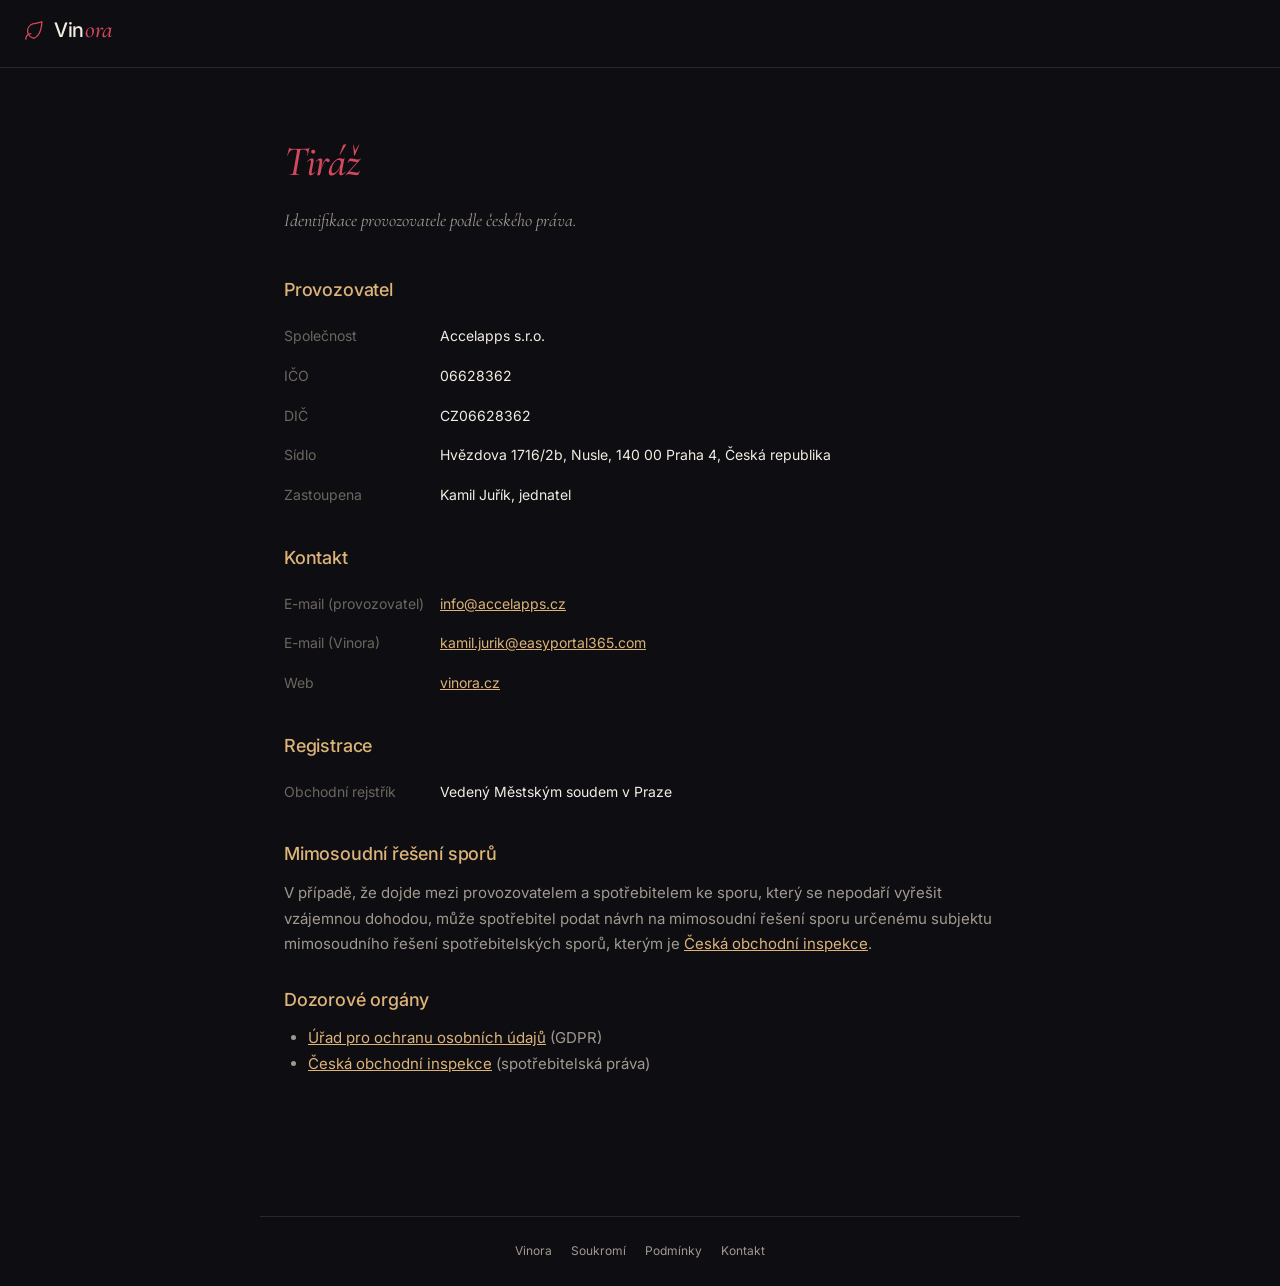
<file: imprint.html>
<!DOCTYPE html>
<html lang="cs">
<head>
  <meta charset="UTF-8">
  <meta name="viewport" content="width=device-width, initial-scale=1.0">
  <title>Tiráž · Vinora</title>
  <link rel="preconnect" href="https://fonts.googleapis.com">
  <link rel="preconnect" href="https://fonts.gstatic.com" crossorigin>
  <link href="https://fonts.googleapis.com/css2?family=Cormorant+Garamond:ital,wght@1,500&family=Inter:wght@400;500;600;700&display=swap" rel="stylesheet">
  <style>
    :root {
      --bg: #0E0D12; --bg-elev: #16151B;
      --text: #F2EDE3; --text-2: #A09A8E; --text-3: #6B675F;
      --border: #28262F; --wine: #D4485D; --gold: #DCB378;
      --sans: 'Inter', sans-serif;
      --serif: 'Cormorant Garamond', Georgia, serif;
    }
    * { margin: 0; padding: 0; box-sizing: border-box; }
    body { font-family: var(--sans); background: var(--bg); color: var(--text); font-size: 15px; line-height: 1.7; -webkit-font-smoothing: antialiased; }
    a { color: var(--gold); }
    .nav { padding: 18px 24px; border-bottom: 1px solid var(--border); }
    .brand { max-width: 760px; margin: 0 auto; display: inline-flex; align-items: center; gap: 8px; font-size: 20px; font-weight: 500; letter-spacing: -0.015em; color: var(--text); text-decoration: none; line-height: 1; }
    .brand em { font-family: var(--serif); font-style: italic; color: var(--wine); font-size: 1.20em; margin-left: 1px; }
    .brand-leaf { width: 1.1em; height: 1.1em; color: var(--wine); flex-shrink: 0; }
    .wrap { max-width: 760px; margin: 0 auto; padding: 56px 24px 80px; }
    h1 { font-size: 42px; font-weight: 500; letter-spacing: -0.02em; margin-bottom: 8px; }
    h1 em { font-family: var(--serif); font-style: italic; color: var(--wine); font-weight: 500; }
    .lead { font-family: var(--serif); font-style: italic; color: var(--text-2); font-size: 18px; margin-bottom: 40px; }
    h2 { font-size: 18px; font-weight: 500; letter-spacing: -0.01em; margin: 28px 0 10px; color: var(--gold); }
    p { color: var(--text-2); margin-bottom: 8px; }
    .info-row { display: flex; gap: 16px; padding: 8px 0; font-size: 14px; align-items: baseline; }
    .info-row .l { color: var(--text-3); width: 140px; flex-shrink: 0; }
    .info-row .v { color: var(--text); }
    .todo { display: inline-block; background: rgba(220,179,120,0.12); color: var(--gold); padding: 1px 8px; border-radius: 3px; font-family: ui-monospace, monospace; font-size: 13px; }
    .footer { max-width: 760px; margin: 60px auto 0; padding: 24px; border-top: 1px solid var(--border); font-size: 12px; color: var(--text-3); text-align: center; }
    .footer a { color: var(--text-2); text-decoration: none; margin: 0 8px; }
    .footer a:hover { color: var(--text); }
  </style>
</head>
<body>
  <nav class="nav">
    <a href="index.html" class="brand">
      <svg class="brand-leaf" viewBox="0 0 24 24" fill="none" stroke="currentColor" stroke-width="1.4" stroke-linecap="round" stroke-linejoin="round" aria-hidden="true">
        <path d="M11 21A8 8 0 0 1 9.6 5.4C15.5 4.3 17 3.7 19.5 3 19.5 3 19.5 17.5 11 21z"/>
        <path d="M2 22c0-3 2-5.5 5.4-6"/>
      </svg>
      <span class="brand-word">Vin<em>ora</em></span>
    </a>
  </nav>

  <div class="wrap">
    <h1><em>Tiráž</em></h1>
    <p class="lead">Identifikace provozovatele podle českého práva.</p>

    <h2>Provozovatel</h2>
    <div class="info-row"><span class="l">Společnost</span><span class="v">Accelapps s.r.o.</span></div>
    <div class="info-row"><span class="l">IČO</span><span class="v">06628362</span></div>
    <div class="info-row"><span class="l">DIČ</span><span class="v">CZ06628362</span></div>
    <div class="info-row"><span class="l">Sídlo</span><span class="v">Hvězdova 1716/2b, Nusle, 140 00 Praha 4, Česká republika</span></div>
    <div class="info-row"><span class="l">Zastoupena</span><span class="v">Kamil Juřík, jednatel</span></div>

    <h2>Kontakt</h2>
    <div class="info-row"><span class="l">E-mail (provozovatel)</span><span class="v"><a href="mailto:info@accelapps.cz">info@accelapps.cz</a></span></div>
    <div class="info-row"><span class="l">E-mail (Vinora)</span><span class="v"><a href="mailto:kamil.jurik@easyportal365.com">kamil.jurik@easyportal365.com</a></span></div>
    <div class="info-row"><span class="l">Web</span><span class="v"><a href="https://vinora.cz">vinora.cz</a></span></div>

    <h2>Registrace</h2>
    <div class="info-row"><span class="l">Obchodní rejstřík</span><span class="v">Vedený Městským soudem v Praze</span></div>

    <h2>Mimosoudní řešení sporů</h2>
    <p>
      V případě, že dojde mezi provozovatelem a spotřebitelem ke sporu, který se nepodaří
      vyřešit vzájemnou dohodou, může spotřebitel podat návrh na mimosoudní řešení sporu
      určenému subjektu mimosoudního řešení spotřebitelských sporů, kterým je
      <a href="https://www.coi.cz" target="_blank" rel="noopener">Česká obchodní inspekce</a>.
    </p>

    <h2>Dozorové orgány</h2>
    <ul style="margin: 0 0 0 24px; color: var(--text-2);">
      <li><a href="https://www.uoou.cz" target="_blank" rel="noopener">Úřad pro ochranu osobních údajů</a> (GDPR)</li>
      <li><a href="https://www.coi.cz" target="_blank" rel="noopener">Česká obchodní inspekce</a> (spotřebitelská práva)</li>
    </ul>
  </div>

  <div class="footer">
    <a href="index.html">Vinora</a>
    <a href="privacy.html">Soukromí</a>
    <a href="terms.html">Podmínky</a>
    <a href="mailto:kamil.jurik@easyportal365.com">Kontakt</a>
  </div>
</body>
</html>
</file>
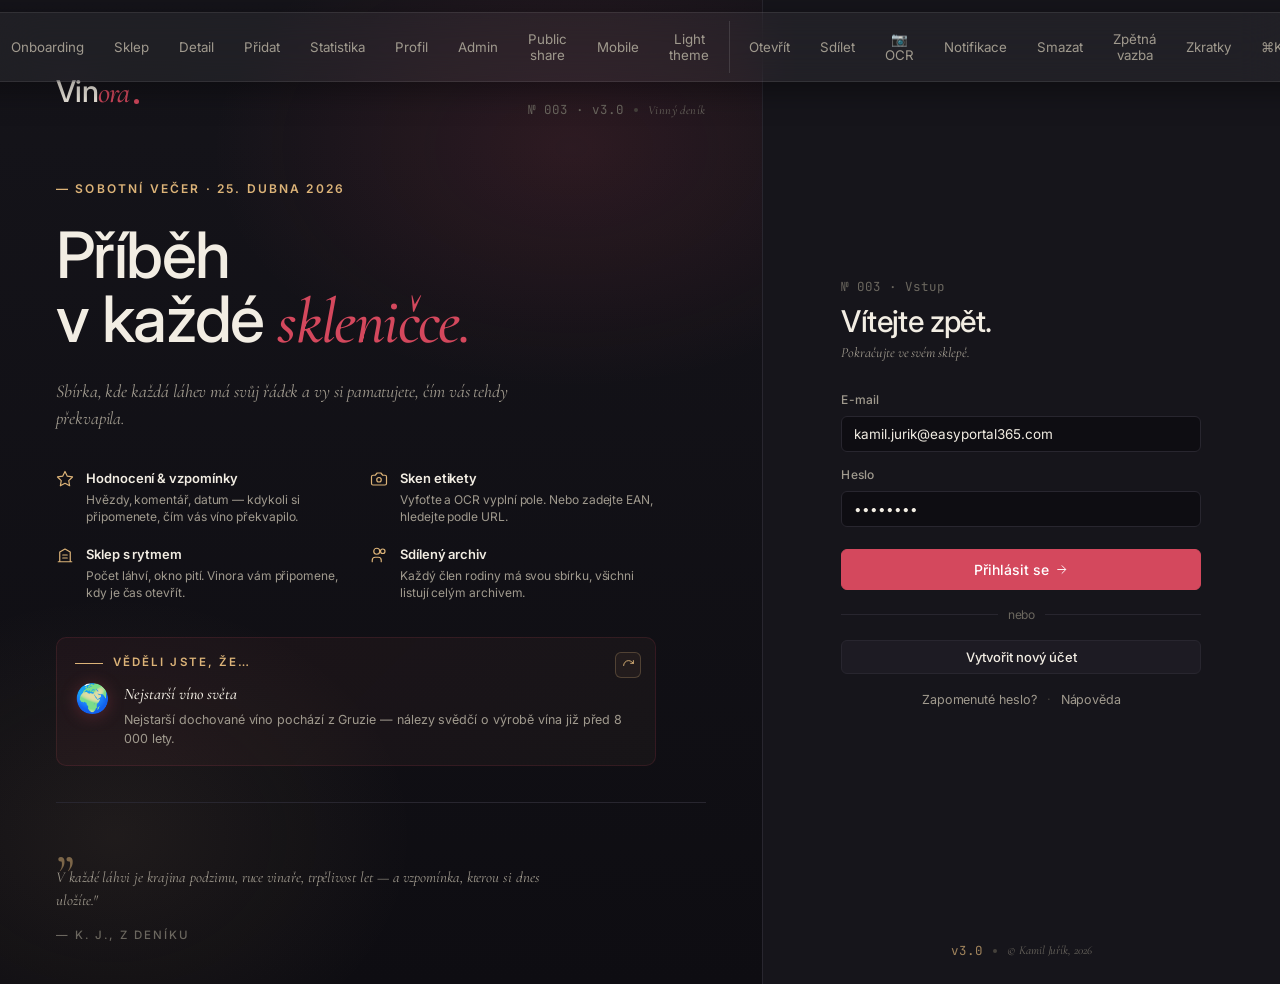
<file: koncept-2.html>
<!DOCTYPE html>
<html lang="cs">
<head>
  <meta charset="UTF-8">
  <meta name="viewport" content="width=device-width, initial-scale=1.0">
  <title>Vinora — Koncept · Pocket Cellar</title>
  <link rel="preconnect" href="https://fonts.googleapis.com">
  <link rel="preconnect" href="https://fonts.gstatic.com" crossorigin>
  <link href="https://fonts.googleapis.com/css2?family=Cormorant+Garamond:ital,wght@1,500&family=Inter:wght@400;500;600;700&family=JetBrains+Mono:wght@500&display=swap" rel="stylesheet">
  <style>
    :root {
      --bg:           #0E0D12;
      --bg-elev:      #16151B;
      --bg-elev-2:    #1D1B23;
      --bg-elev-3:    #25232C;
      --border:       #28262F;
      --border-2:     #38353F;
      --text:         #F2EDE3;
      --text-2:       #A09A8E;
      --text-3:       #6B675F;
      --text-4:       #45413B;
      --wine:         #D4485D;
      --wine-soft:    rgba(212,72,93,0.12);
      --wine-deep:    #7B1F2E;
      --gold:         #DCB378;
      --gold-soft:    rgba(220,179,120,0.14);
      --success:      #7DB58A;
      --warning:      #E0B569;
      --rose:         #E29CAE;
      --orange:       #D88E4F;
      --blue:         #6B92C9;

      --r-sm: 6px;
      --r-md: 10px;
      --r-lg: 14px;

      --sans: 'Inter', -apple-system, BlinkMacSystemFont, 'Segoe UI', sans-serif;
      --serif-italic: 'Cormorant Garamond', Georgia, serif;
      --mono: 'JetBrains Mono', ui-monospace, monospace;
    }

    * { margin: 0; padding: 0; box-sizing: border-box; }
    html { scroll-behavior: smooth; }

    body {
      font-family: var(--sans);
      background: var(--bg);
      color: var(--text);
      font-size: 14px;
      line-height: 1.55;
      -webkit-font-smoothing: antialiased;
      -moz-osx-font-smoothing: grayscale;
      letter-spacing: -0.005em;
    }

    a { color: inherit; text-decoration: none; }
    button { font-family: inherit; cursor: pointer; }
    input, textarea, select { font-family: inherit; font-size: inherit; }

    /* Scrollbar */
    ::-webkit-scrollbar { width: 10px; height: 10px; }
    ::-webkit-scrollbar-track { background: transparent; }
    ::-webkit-scrollbar-thumb { background: var(--border); border-radius: 6px; border: 2px solid var(--bg); }
    ::-webkit-scrollbar-thumb:hover { background: var(--border-2); }

    .num { font-variant-numeric: tabular-nums; }
    .mono { font-family: var(--mono); font-size: 12.5px; letter-spacing: 0; }
    .italic { font-family: var(--serif-italic); font-style: italic; }

    /* ────── Concept switcher ────── */
    .concept-switcher {
      position: fixed;
      top: 12px;
      left: 50%;
      transform: translateX(-50%);
      z-index: 1000;
      background: rgba(255,255,255,0.05);
      backdrop-filter: blur(20px);
      border: 1px solid rgba(255,255,255,0.08);
      padding: 4px;
      border-radius: 999px;
      display: flex;
      gap: 2px;
      font-size: 12.5px;
      font-weight: 500;
      letter-spacing: 0.02em;
      box-shadow: 0 8px 32px rgba(0,0,0,0.4);
    }
    .concept-switcher button {
      background: none;
      border: none;
      color: var(--text-2);
      padding: 6px 14px;
      border-radius: 999px;
      transition: all .15s;
    }
    .concept-switcher button.active {
      background: var(--text);
      color: var(--bg);
      font-weight: 600;
    }
    .concept-switcher button:hover:not(.active) { color: var(--text); }
    .concept-switcher .cs-sep {
      width: 1px;
      background: rgba(255,255,255,0.12);
      margin: 4px 4px;
    }

    /* ╔══════════════════════════════════════════════╗ */
    /* ║  TOAST notifications                         ║ */
    /* ╚══════════════════════════════════════════════╝ */
    .toast-wrap {
      position: fixed;
      bottom: 24px;
      right: 24px;
      z-index: 700;
      display: flex;
      flex-direction: column;
      gap: 10px;
      pointer-events: none;
    }
    .toast {
      pointer-events: auto;
      display: flex;
      align-items: center;
      gap: 10px;
      padding: 12px 16px;
      background: var(--bg-elev);
      border: 1px solid var(--border-2);
      border-radius: var(--r-md);
      box-shadow: 0 12px 40px rgba(0,0,0,0.5), 0 0 0 1px rgba(220,179,120,0.06);
      min-width: 280px;
      max-width: 420px;
      color: var(--text);
      font-size: 13px;
      animation: toastIn .25s cubic-bezier(0.2, 0.9, 0.4, 1);
      position: relative;
    }
    @keyframes toastIn { from { opacity: 0; transform: translateY(12px) scale(0.96); } to { opacity: 1; transform: none; } }
    .toast.out { animation: toastOut .35s ease forwards; }
    @keyframes toastOut { to { opacity: 0; transform: translateX(40px); } }
    .toast > svg { flex-shrink: 0; }
    .toast > span { flex: 1; }
    .toast > button {
      background: none; border: none;
      color: var(--text-3);
      font-size: 18px;
      line-height: 1;
      padding: 0 4px;
      transition: color .12s;
    }
    .toast > button:hover { color: var(--text); }
    .toast-success {
      border-left: 3px solid var(--success);
    }
    .toast-success > svg { color: var(--success); }
    .toast-info {
      border-left: 3px solid var(--blue);
    }
    .toast-info > svg { color: var(--blue); }
    .toast-error {
      border-left: 3px solid var(--wine);
    }
    .toast-error > svg { color: var(--wine); }
    .toast-gold {
      border-left: 3px solid var(--gold);
      background: linear-gradient(135deg, rgba(220,179,120,0.06) 0%, var(--bg-elev) 100%);
    }
    .toast-gold > svg { color: var(--gold); }

    .view { display: none; min-height: 100vh; }
    .view.active { display: block; animation: fadein .25s ease; }
    @keyframes fadein { from { opacity: 0; transform: translateY(2px); } to { opacity: 1; transform: none; } }

    /* ╔══════════════════════════════════════════════╗ */
    /* ║  ICONS (inline)                              ║ */
    /* ╚══════════════════════════════════════════════╝ */
    svg.icon { width: 16px; height: 16px; stroke: currentColor; stroke-width: 1.6; fill: none; stroke-linecap: round; stroke-linejoin: round; flex-shrink: 0; }
    svg.icon.sm { width: 13px; height: 13px; stroke-width: 1.7; }
    svg.icon.lg { width: 20px; height: 20px; }

    /* ╔══════════════════════════════════════════════╗ */
    /* ║  VIEW · LOGIN                                ║ */
    /* ╚══════════════════════════════════════════════╝ */
    .login-page {
      min-height: 100vh;
      display: flex;
      align-items: center;
      justify-content: center;
      padding: 20px;
      background:
        radial-gradient(ellipse 800px 600px at 30% 30%, rgba(212,72,93,0.08), transparent 60%),
        radial-gradient(ellipse 600px 400px at 70% 70%, rgba(220,179,120,0.06), transparent 60%),
        var(--bg);
    }

    /* ── New rich login (V2) ── */
    .login-page-2 {
      min-height: 100vh;
      display: grid;
      grid-template-columns: 1.25fr 0.85fr;
      background: var(--bg);
    }

    /* ─ LEFT side ─ */
    .login-left {
      position: relative;
      padding: 40px 56px 40px;
      display: flex;
      flex-direction: column;
      gap: 36px;
      background:
        radial-gradient(ellipse 600px 400px at 75% 15%, rgba(212,72,93,0.13), transparent 60%),
        radial-gradient(ellipse 500px 400px at 15% 85%, rgba(220,179,120,0.08), transparent 60%),
        linear-gradient(180deg, #15141A 0%, var(--bg) 100%);
      overflow: hidden;
    }
    .login-grid-lines {
      position: absolute;
      inset: 0;
      background-image:
        linear-gradient(to right, rgba(255,255,255,0.025) 1px, transparent 1px),
        linear-gradient(to bottom, rgba(255,255,255,0.025) 1px, transparent 1px);
      background-size: 80px 80px;
      mask-image: radial-gradient(ellipse 700px 600px at 60% 40%, black, transparent 70%);
      -webkit-mask-image: radial-gradient(ellipse 700px 600px at 60% 40%, black, transparent 70%);
      pointer-events: none;
    }
    .login-left > * { position: relative; z-index: 1; }

    .login-top {
      display: flex;
      align-items: center;
      justify-content: space-between;
    }
    .login-meta {
      font-size: 12px;
      color: var(--text-3);
      display: flex;
      align-items: center;
      gap: 10px;
      letter-spacing: 0.04em;
    }
    .login-meta-sep {
      width: 4px; height: 4px;
      background: var(--text-4);
      border-radius: 50%;
    }

    .login-hero-block { max-width: 540px; }
    .login-kicker {
      font-size: 12px;
      letter-spacing: 0.18em;
      text-transform: uppercase;
      color: var(--gold);
      margin-bottom: 24px;
      font-weight: 600;
    }
    .login-h1 {
      font-size: clamp(48px, 5vw, 72px);
      font-weight: 500;
      line-height: 1.0;
      letter-spacing: -0.025em;
      margin-bottom: 24px;
    }
    .login-h1 em {
      font-family: var(--serif-italic);
      font-style: italic;
      color: var(--wine);
      font-weight: 500;
    }
    .login-lead {
      font-family: var(--serif-italic);
      font-style: italic;
      font-size: 18px;
      color: var(--text-2);
      max-width: 460px;
      line-height: 1.5;
    }

    /* Pillars */
    .login-pillars {
      display: grid;
      grid-template-columns: 1fr 1fr;
      gap: 18px 28px;
      max-width: 600px;
    }
    .pillar {
      display: flex;
      gap: 12px;
      align-items: flex-start;
    }
    .pillar svg {
      color: var(--gold);
      width: 18px; height: 18px;
      flex-shrink: 0;
      margin-top: 2px;
    }
    .pillar-title {
      font-size: 13px;
      font-weight: 600;
      color: var(--text);
      margin-bottom: 3px;
      letter-spacing: -0.005em;
    }
    .pillar-text {
      font-size: 12px;
      color: var(--text-2);
      line-height: 1.45;
    }

    /* Fact card */
    .fact-card {
      max-width: 600px;
      padding: 16px 18px;
      background: linear-gradient(135deg, rgba(212,72,93,0.06) 0%, rgba(220,179,120,0.04) 100%);
      border: 1px solid rgba(212,72,93,0.14);
      border-radius: var(--r-md);
      position: relative;
    }
    .fact-head {
      display: flex;
      align-items: center;
      gap: 10px;
      margin-bottom: 10px;
    }
    .kicker-line {
      width: 28px; height: 1px;
      background: var(--gold);
    }
    .kicker-text {
      font-size: 11.5px;
      letter-spacing: 0.18em;
      text-transform: uppercase;
      color: var(--gold);
      font-weight: 600;
    }
    .fact-body {
      display: flex;
      gap: 14px;
      align-items: flex-start;
    }
    .fact-emoji {
      font-size: 28px;
      line-height: 1;
      flex-shrink: 0;
      margin-top: 2px;
      filter: drop-shadow(0 2px 8px rgba(212,72,93,0.3));
    }
    .fact-title {
      font-family: var(--serif-italic);
      font-style: italic;
      font-size: 16px;
      color: var(--text);
      margin-bottom: 4px;
      font-weight: 500;
    }
    .fact-text {
      font-size: 12.5px;
      color: var(--text-2);
      line-height: 1.5;
    }
    .fact-next {
      position: absolute;
      top: 14px;
      right: 14px;
      width: 26px; height: 26px;
      border: 1px solid rgba(220,179,120,0.25);
      background: rgba(220,179,120,0.05);
      color: var(--gold);
      border-radius: 6px;
      display: flex; align-items: center; justify-content: center;
      transition: all .15s;
    }
    .fact-next:hover {
      background: var(--gold-soft);
      transform: rotate(60deg);
    }

    /* Bottom quote */
    .login-bottom {
      margin-top: auto;
      padding-top: 24px;
      border-top: 1px solid var(--border);
    }
    .login-quote {
      max-width: 520px;
    }
    .login-quote .qmark {
      font-family: var(--serif-italic);
      font-size: 56px;
      line-height: 0.6;
      color: var(--gold);
      opacity: 0.5;
      display: block;
      margin-bottom: 6px;
    }
    .login-quote p {
      font-family: var(--serif-italic);
      font-style: italic;
      font-size: 15px;
      line-height: 1.55;
      color: var(--text-2);
      margin-bottom: 10px;
    }
    .login-quote .attr {
      font-size: 11.5px;
      letter-spacing: 0.18em;
      text-transform: uppercase;
      color: var(--text-3);
      font-weight: 500;
    }

    /* ─ RIGHT side · form ─ */
    .login-right {
      background: var(--bg-elev);
      border-left: 1px solid var(--border);
      display: flex;
      align-items: center;
      justify-content: center;
      padding: 40px;
      position: relative;
    }
    .login-form-wrap {
      width: 100%;
      max-width: 360px;
    }
    .login-form-head {
      margin-bottom: 28px;
    }
    .login-form-head h2 {
      font-size: 30px;
      font-weight: 500;
      letter-spacing: -0.02em;
      line-height: 1.1;
      margin: 8px 0 4px;
    }
    .login-tiny-help {
      margin-top: 16px;
      display: flex;
      align-items: center;
      justify-content: center;
      gap: 10px;
      font-size: 12.5px;
    }
    .login-tiny-help a:hover { color: var(--text); }

    .login-form-footer {
      position: absolute;
      bottom: 24px;
      left: 0; right: 0;
      display: flex;
      align-items: center;
      justify-content: center;
      gap: 10px;
      font-size: 12px;
      color: var(--text-3);
    }
    .login-form-footer .mono { color: var(--gold); opacity: 0.7; }
    /* Legacy — unused */
    .ls-num {
      font-size: 22px;
      font-weight: 500;
      color: var(--text);
      letter-spacing: -0.02em;
      font-variant-numeric: tabular-nums;
    }
    .ls-lbl {
      font-size: 11px;
      letter-spacing: 0.12em;
      text-transform: uppercase;
      color: var(--text-3);
      margin-top: 4px;
      font-weight: 500;
    }

    /* Responsive — login */
    @media (max-width: 1000px) {
      .login-page-2 { grid-template-columns: 1fr; }
      .login-left { padding: 32px 28px; gap: 28px; }
      .login-right { border-left: none; border-top: 1px solid var(--border); }
      .login-pillars { grid-template-columns: 1fr; }
    }
    .login-card {
      width: 100%;
      max-width: 380px;
      background: var(--bg-elev);
      border: 1px solid var(--border);
      border-radius: var(--r-lg);
      padding: 36px 32px 28px;
      box-shadow: 0 24px 64px rgba(0,0,0,0.5);
    }
    .login-brand {
      display: inline-flex;
      align-items: baseline;
      margin-bottom: 36px;
      position: relative;
    }
    .login-brand-name {
      font-size: 30px;
      font-weight: 500;
      letter-spacing: -0.025em;
      line-height: 1;
    }
    .login-brand-name em {
      font-family: var(--serif-italic);
      font-style: italic;
      color: var(--wine);
      font-weight: 500;
    }
    .login-brand-dot {
      width: 5px;
      height: 5px;
      background: var(--wine);
      border-radius: 50%;
      margin-left: 4px;
      align-self: flex-end;
      margin-bottom: 4px;
    }
    .login-h {
      font-size: 22px;
      font-weight: 600;
      margin-bottom: 4px;
      letter-spacing: -0.015em;
    }
    .login-sub {
      font-size: 13px;
      color: var(--text-2);
      margin-bottom: 24px;
    }

    .ifield { margin-bottom: 14px; }
    .ifield label {
      display: block;
      font-size: 12px;
      font-weight: 500;
      color: var(--text-2);
      margin-bottom: 6px;
      letter-spacing: 0.01em;
    }
    .ifield input, .ifield select, .ifield textarea {
      width: 100%;
      padding: 9px 12px;
      background: var(--bg);
      border: 1px solid var(--border);
      border-radius: var(--r-sm);
      color: var(--text);
      font-size: 13.5px;
      transition: border-color .15s, background .15s;
    }
    .ifield input:focus, .ifield select:focus, .ifield textarea:focus {
      outline: none;
      border-color: var(--wine);
      background: var(--bg-elev-2);
    }
    .ifield input::placeholder { color: var(--text-3); }

    /* Buttons */
    .b {
      display: inline-flex;
      align-items: center;
      justify-content: center;
      gap: 6px;
      padding: 8px 14px;
      border: 1px solid transparent;
      border-radius: var(--r-sm);
      font-size: 13px;
      font-weight: 500;
      transition: all .12s;
      white-space: nowrap;
    }
    .b-primary { background: var(--wine); color: white; border-color: var(--wine); }
    .b-primary:hover { background: #B73C50; border-color: #B73C50; }
    .b-default { background: var(--bg-elev-2); color: var(--text); border-color: var(--border); }
    .b-default:hover { background: var(--bg-elev-3); border-color: var(--border-2); }
    .b-ghost { background: transparent; color: var(--text-2); }
    .b-ghost:hover { color: var(--text); background: var(--bg-elev-2); }
    .b-gold { background: var(--gold-soft); color: var(--gold); border-color: var(--gold-soft); }
    .b-gold:hover { background: rgba(220,179,120,0.22); }
    .b-danger { background: rgba(212,72,93,0.12); color: var(--wine); }
    .b-full { width: 100%; }
    .b-sm { padding: 6px 10px; font-size: 12px; }
    .b-lg { padding: 11px 18px; font-size: 14px; }

    .login-divider {
      display: flex;
      align-items: center;
      gap: 10px;
      margin: 16px 0;
      font-size: 12px;
      color: var(--text-3);
    }
    .login-divider::before, .login-divider::after {
      content: '';
      flex: 1; height: 1px;
      background: var(--border);
    }

    .login-foot {
      margin-top: 32px;
      text-align: center;
      font-size: 12px;
      color: var(--text-3);
      font-family: var(--serif-italic);
      font-style: italic;
    }

    /* ╔══════════════════════════════════════════════╗ */
    /* ║  SHELL · sidebar + main                      ║ */
    /* ╚══════════════════════════════════════════════╝ */
    .shell {
      display: grid;
      grid-template-columns: 220px 1fr;
      min-height: 100vh;
    }
    .sidebar {
      background: var(--bg);
      border-right: 1px solid var(--border);
      padding: 16px 12px;
      display: flex;
      flex-direction: column;
      gap: 16px;
      position: sticky;
      top: 0;
      height: 100vh;
      overflow-y: auto;
    }
    .sb-brand {
      display: inline-flex;
      align-items: baseline;
      padding: 6px 10px 12px;
      border-bottom: 1px solid var(--border);
      margin-bottom: 4px;
    }
    .sb-brand-name {
      font-size: 18px;
      font-weight: 500;
      letter-spacing: -0.015em;
      line-height: 1;
    }
    .sb-brand-name em {
      font-family: var(--serif-italic);
      font-style: italic;
      color: var(--wine);
      font-weight: 500;
    }
    .sb-brand-dot {
      width: 4px; height: 4px;
      background: var(--wine);
      border-radius: 50%;
      margin-left: 3px;
      align-self: flex-end;
      margin-bottom: 3px;
    }

    .quick-add {
      display: flex;
      align-items: center;
      gap: 8px;
      padding: 8px 10px;
      background: var(--bg-elev);
      border: 1px solid var(--border);
      border-radius: var(--r-sm);
      color: var(--text-2);
      font-size: 12.5px;
      cursor: pointer;
      transition: all .12s;
    }
    .quick-add:hover {
      border-color: var(--border-2);
      color: var(--text);
    }
    .quick-add .kbd {
      margin-left: auto;
      font-family: var(--mono);
      font-size: 11px;
      color: var(--text-3);
      background: var(--bg);
      padding: 2px 5px;
      border-radius: 4px;
      border: 1px solid var(--border);
    }
    .quick-add svg { color: var(--text-3); }

    .sb-section {
      display: flex;
      flex-direction: column;
      gap: 1px;
    }
    .sb-section-label {
      font-size: 11px;
      font-weight: 600;
      letter-spacing: 0.08em;
      text-transform: uppercase;
      color: var(--text-3);
      padding: 0 10px;
      margin-bottom: 6px;
    }
    .sb-item {
      display: flex;
      align-items: center;
      gap: 10px;
      padding: 7px 10px;
      border-radius: var(--r-sm);
      font-size: 13px;
      color: var(--text-2);
      transition: all .1s;
      position: relative;
    }
    .sb-item:hover { background: var(--bg-elev); color: var(--text); }
    .sb-item.active {
      background: var(--bg-elev-2);
      color: var(--text);
      font-weight: 500;
    }
    .sb-item.active::before {
      content: '';
      position: absolute;
      left: -12px;
      top: 8px;
      bottom: 8px;
      width: 2px;
      background: var(--wine);
      border-radius: 0 2px 2px 0;
    }
    .sb-item svg { color: var(--text-3); }
    .sb-item.active svg { color: var(--wine); }
    .sb-item .badge {
      margin-left: auto;
      font-size: 11.5px;
      color: var(--text-3);
      font-variant-numeric: tabular-nums;
    }

    .sb-foot {
      margin-top: auto;
      display: flex;
      align-items: center;
      gap: 10px;
      padding: 10px;
      border-top: 1px solid var(--border);
    }
    .sb-avatar {
      width: 28px; height: 28px;
      border-radius: 50%;
      background: linear-gradient(135deg, var(--wine) 0%, var(--wine-deep) 100%);
      display: flex; align-items: center; justify-content: center;
      font-weight: 600; font-size: 12px;
    }
    .sb-user-name { font-size: 12.5px; font-weight: 500; }
    .sb-user-role { font-size: 11.5px; color: var(--text-3); }

    .main {
      padding: 28px 36px;
      max-width: 1200px;
    }

    /* ╔══════════════════════════════════════════════╗ */
    /* ║  VIEW · DASHBOARD (Cellar)                   ║ */
    /* ╚══════════════════════════════════════════════╝ */
    .page-head {
      display: flex;
      align-items: end;
      justify-content: space-between;
      margin-bottom: 24px;
    }
    .page-head .title {
      font-size: 22px;
      font-weight: 600;
      letter-spacing: -0.015em;
    }
    .page-head .sub {
      font-size: 12px;
      color: var(--text-2);
      font-family: var(--serif-italic);
      font-style: italic;
      margin-top: 2px;
    }
    .page-head-actions { display: flex; gap: 6px; }

    /* Bento grid for dashboard */
    .bento {
      display: grid;
      grid-template-columns: repeat(12, 1fr);
      gap: 12px;
      margin-bottom: 24px;
    }
    .card {
      background: var(--bg-elev);
      border: 1px solid var(--border);
      border-radius: var(--r-md);
      padding: 14px 16px;
      transition: border-color .15s;
    }
    .card-hover:hover { border-color: var(--border-2); }
    .card-h {
      display: flex;
      align-items: center;
      justify-content: space-between;
      margin-bottom: 10px;
    }
    .card-h-label {
      font-size: 11.5px;
      font-weight: 600;
      letter-spacing: 0.08em;
      text-transform: uppercase;
      color: var(--text-3);
    }

    /* "Pít dnes" hero card */
    .hero-pick {
      grid-column: span 7;
      background:
        linear-gradient(135deg, rgba(212,72,93,0.18) 0%, rgba(123,31,46,0.0) 100%),
        var(--bg-elev);
      border: 1px solid rgba(212,72,93,0.3);
      padding: 18px 20px;
      position: relative;
      overflow: hidden;
    }
    .hero-pick::after {
      content: '';
      position: absolute;
      top: -60px; right: -60px;
      width: 220px; height: 220px;
      border-radius: 50%;
      border: 1px solid rgba(212,72,93,0.15);
    }
    .hero-pick-row {
      display: flex;
      gap: 18px;
      align-items: stretch;
      position: relative;
      z-index: 1;
    }
    .hero-pick-bottle {
      width: 48px; flex-shrink: 0;
      display: flex;
      align-items: flex-end;
    }
    .bottle-svg {
      width: 100%;
      height: 80px;
    }
    .hero-pick-info { flex: 1; min-width: 0; }
    .hero-pick-kicker {
      font-size: 11.5px;
      font-weight: 600;
      letter-spacing: 0.12em;
      text-transform: uppercase;
      color: var(--wine);
      margin-bottom: 6px;
      display: flex;
      align-items: center;
      gap: 6px;
    }
    .hero-pick-name {
      font-size: 22px;
      font-weight: 600;
      letter-spacing: -0.015em;
      margin-bottom: 4px;
    }
    .hero-pick-meta {
      font-size: 12.5px;
      color: var(--text-2);
      font-family: var(--serif-italic);
      font-style: italic;
    }
    .hero-pick-reasons {
      margin-top: 12px;
      display: flex;
      gap: 6px;
      flex-wrap: wrap;
    }
    .reason-chip {
      font-size: 12px;
      padding: 3px 8px;
      background: rgba(255,255,255,0.05);
      border: 1px solid rgba(255,255,255,0.07);
      border-radius: 4px;
      color: var(--text-2);
      display: inline-flex;
      align-items: center;
      gap: 5px;
    }
    .reason-chip svg { color: var(--gold); }
    .hero-pick-actions {
      margin-top: 14px;
      display: flex;
      gap: 6px;
    }

    /* Hero pick column span */
    .hero-pick { grid-column: span 8; }

    /* Stats quad — 2x2 grid next to hero (span 4) */
    .stats-quad {
      grid-column: span 4;
      display: grid;
      grid-template-columns: 1fr 1fr;
      grid-template-rows: 1fr 1fr;
      gap: 1px;
      background: var(--border);
      border: 1px solid var(--border);
      border-radius: var(--r-md);
      overflow: hidden;
    }
    .stat-cell {
      background: var(--bg-elev);
      padding: 14px 16px;
      display: flex;
      flex-direction: column;
      justify-content: space-between;
      gap: 4px;
      transition: background .12s;
    }
    .stat-cell:hover { background: var(--bg-elev-2); }
    .stat-cell .card-h-label {
      font-size: 11px;
      font-weight: 600;
      letter-spacing: 0.08em;
      text-transform: uppercase;
      color: var(--text-3);
    }
    .stat-cell .v {
      font-size: 28px;
      font-weight: 600;
      letter-spacing: -0.02em;
      line-height: 1;
      font-variant-numeric: tabular-nums;
      margin: 4px 0 2px;
    }
    .stat-cell .v-unit {
      font-size: 13px;
      color: var(--text-3);
      font-weight: 500;
      margin-left: 4px;
    }
    .stat-cell .delta {
      font-size: 12px;
      color: var(--text-2);
      display: flex;
      align-items: center;
      gap: 4px;
    }

    /* Inventory bar (bottles visualization) */
    .inv-card { grid-column: span 7; }
    .inv-bottles {
      display: flex;
      gap: 3px;
      margin-bottom: 8px;
      padding: 4px 0;
    }
    .inv-bottle {
      flex: 1;
      height: 40px;
      border-radius: 3px;
      position: relative;
      background: var(--bg);
      border: 1px solid var(--border);
      display: flex;
      align-items: end;
      justify-content: center;
      padding-bottom: 4px;
      font-size: 9px;
      color: var(--text-3);
      cursor: pointer;
      transition: all .12s;
    }
    .inv-bottle.filled {
      background: linear-gradient(180deg, var(--bg-elev-2) 0%, rgba(212,72,93,0.4) 100%);
      border-color: rgba(212,72,93,0.4);
      color: var(--text-2);
    }
    .inv-bottle.filled.gold {
      background: linear-gradient(180deg, var(--bg-elev-2) 0%, rgba(220,179,120,0.4) 100%);
      border-color: rgba(220,179,120,0.4);
    }
    .inv-bottle:hover { transform: translateY(-2px); }
    .inv-stats {
      display: flex;
      justify-content: space-between;
      font-size: 12.5px;
      color: var(--text-2);
      padding-top: 6px;
      border-top: 1px solid var(--border);
    }
    .inv-stats strong { color: var(--text); font-weight: 600; }

    /* Inventory · Recent activity */
    .inv-activity {
      margin-top: 14px;
      padding-top: 14px;
      border-top: 1px solid var(--border);
    }
    .inv-activity-head {
      display: flex;
      justify-content: space-between;
      align-items: baseline;
      margin-bottom: 6px;
    }
    .inv-activity-link {
      font-size: 11.5px;
      color: var(--text-3);
      transition: color .12s;
    }
    .inv-activity-link:hover { color: var(--gold); }
    .inv-act-row {
      display: grid;
      grid-template-columns: 18px 1fr auto;
      gap: 12px;
      padding: 7px 0;
      align-items: baseline;
      border-bottom: 1px dashed var(--border);
    }
    .inv-act-row:last-child { border-bottom: none; }
    .inv-act-icon {
      font-family: var(--mono);
      font-size: 16px;
      font-weight: 600;
      text-align: center;
      line-height: 1;
      align-self: center;
    }
    .inv-act-icon.plus { color: var(--success); }
    .inv-act-icon.minus { color: var(--wine); }
    .inv-act-body { min-width: 0; }
    .inv-act-name {
      font-size: 13px;
      font-weight: 500;
      color: var(--text);
      letter-spacing: -0.005em;
    }
    .inv-act-name em {
      font-family: var(--serif-italic);
      font-style: italic;
      color: var(--wine);
      font-weight: 500;
    }
    .inv-act-name .num { color: var(--text-3); font-weight: 400; margin-left: 3px; }
    .inv-act-detail {
      font-size: 11.5px;
      color: var(--text-3);
      margin-top: 2px;
    }
    .inv-act-date {
      font-size: 11.5px;
      color: var(--text-3);
      align-self: center;
      white-space: nowrap;
    }

    /* Schedule / drink-soon */
    .ds-card { grid-column: span 5; }
    .ds-list {
      display: grid;
      grid-template-columns: 1fr;
      gap: 6px;
    }
    .ds-item {
      padding: 10px 12px;
      background: var(--bg);
      border: 1px solid var(--border);
      border-radius: var(--r-sm);
      transition: all .15s;
    }
    .ds-item:hover { border-color: var(--gold); background: var(--bg-elev-2); }
    .ds-item .dot-row {
      display: flex;
      align-items: center;
      gap: 6px;
      margin-bottom: 4px;
    }
    .ds-item .name {
      font-size: 13px;
      font-weight: 500;
      letter-spacing: -0.005em;
      margin-bottom: 2px;
      white-space: nowrap;
      overflow: hidden;
      text-overflow: ellipsis;
    }
    .ds-item .when {
      font-size: 12px;
      color: var(--gold);
      font-family: var(--serif-italic);
      font-style: italic;
    }

    /* Wine list — dense table-like */
    .list-section {
      margin-top: 28px;
    }
    .list-toolbar {
      display: flex;
      align-items: center;
      gap: 6px;
      margin-bottom: 12px;
      flex-wrap: wrap;
    }
    .seg {
      display: flex;
      background: var(--bg-elev);
      border: 1px solid var(--border);
      border-radius: var(--r-sm);
      padding: 2px;
    }
    .seg button {
      background: none;
      border: none;
      color: var(--text-2);
      padding: 5px 10px;
      font-size: 12px;
      border-radius: 4px;
      transition: all .12s;
    }
    .seg button.active {
      background: var(--bg-elev-3);
      color: var(--text);
      box-shadow: 0 1px 0 rgba(0,0,0,0.3);
    }
    .seg button:not(.active):hover { color: var(--text); }

    .filter-chip {
      display: inline-flex;
      align-items: center;
      gap: 5px;
      padding: 5px 10px;
      background: var(--bg-elev);
      border: 1px solid var(--border);
      border-radius: var(--r-sm);
      font-size: 12px;
      color: var(--text-2);
    }
    .filter-chip:hover { border-color: var(--border-2); color: var(--text); }
    .filter-chip.active {
      background: var(--wine-soft);
      border-color: var(--wine);
      color: var(--wine);
    }
    .filter-chip svg { color: currentColor; }

    .spacer { flex: 1; }

    .view-toggle {
      display: flex;
      background: var(--bg-elev);
      border: 1px solid var(--border);
      border-radius: var(--r-sm);
      padding: 2px;
    }
    .view-toggle button {
      background: none;
      border: none;
      color: var(--text-3);
      padding: 5px 8px;
      border-radius: 4px;
    }
    .view-toggle button.active { background: var(--bg-elev-3); color: var(--text); }

    /* Wine row — compact */
    .wine-list {
      background: var(--bg-elev);
      border: 1px solid var(--border);
      border-radius: var(--r-md);
      overflow: hidden;
    }
    .wine-row {
      display: grid;
      grid-template-columns: 18px 2.2fr 1.4fr 0.8fr 0.7fr 0.7fr 60px;
      gap: 12px;
      padding: 10px 16px;
      border-bottom: 1px solid var(--border);
      align-items: center;
      transition: background .12s;
      cursor: pointer;
    }
    .wine-row:last-child { border-bottom: none; }
    .wine-row:hover { background: var(--bg-elev-2); }
    .wine-row.is-wishlist {
      background: linear-gradient(90deg, rgba(220,179,120,0.05) 0%, transparent 60%);
    }
    .wine-row.is-vypito { opacity: 0.55; }

    .col-dot { display: flex; align-items: center; }
    .dot {
      width: 10px; height: 10px;
      border-radius: 50%;
    }
    .dot-red    { background: var(--wine); box-shadow: 0 0 0 2px rgba(212,72,93,0.18); }
    .dot-white  { background: var(--gold); box-shadow: 0 0 0 2px rgba(220,179,120,0.2); }
    .dot-rose   { background: var(--rose); box-shadow: 0 0 0 2px rgba(226,156,174,0.2); }
    .dot-orange { background: var(--orange); box-shadow: 0 0 0 2px rgba(216,142,79,0.2); }
    .dot-sparkling { background: var(--blue); box-shadow: 0 0 0 2px rgba(107,146,201,0.2); }

    .col-name .n {
      font-size: 13.5px;
      font-weight: 500;
      color: var(--text);
      letter-spacing: -0.005em;
    }
    .col-name .meta {
      font-size: 12.5px;
      color: var(--text-3);
      margin-top: 2px;
    }
    .col-name .meta em {
      font-family: var(--serif-italic);
      color: var(--wine);
      font-style: italic;
    }
    .col-name .tags {
      display: inline-flex;
      gap: 4px;
      margin-left: 6px;
    }
    .tag-mini {
      font-size: 11px;
      padding: 1px 6px;
      background: var(--bg-elev-3);
      color: var(--text-2);
      border-radius: 3px;
      letter-spacing: 0.02em;
    }

    .col-winery {
      font-size: 12.5px;
      color: var(--text-2);
      font-family: var(--serif-italic);
      font-style: italic;
    }

    .col-rating .stars {
      color: var(--gold);
      font-size: 12px;
      letter-spacing: 1px;
    }
    .col-rating .stars .off { color: var(--text-4); }

    .col-bottles {
      font-variant-numeric: tabular-nums;
      font-size: 13px;
      color: var(--text);
    }
    .col-bottles .empty { color: var(--text-3); }
    .col-bottles .wishlist-bot { color: var(--gold); }

    .col-when {
      font-size: 12px;
      color: var(--text-3);
    }
    .col-when.urgent { color: var(--gold); }

    .row-actions-mini {
      display: flex;
      justify-content: flex-end;
      gap: 4px;
      opacity: 0;
      transition: opacity .15s;
    }
    .wine-row:hover .row-actions-mini { opacity: 1; }
    .icon-btn-mini {
      width: 24px; height: 24px;
      border: none;
      background: var(--bg);
      color: var(--text-3);
      border-radius: 4px;
      display: flex; align-items: center; justify-content: center;
      transition: all .12s;
    }
    .icon-btn-mini:hover { background: var(--bg-elev-3); color: var(--text); }

    /* Lower section: charts + map + timeline mini */
    .lower-grid {
      display: grid;
      grid-template-columns: 2fr 1.4fr 1.6fr;
      gap: 12px;
      margin-top: 24px;
    }

    .chart-mini { font-size: 12px; }
    .bar-row {
      display: grid;
      grid-template-columns: 60px 1fr 26px;
      gap: 8px;
      align-items: center;
      margin-bottom: 6px;
    }
    .bar-row .l { color: var(--text-2); font-size: 12px; }
    .bar-row .t { background: var(--bg); border-radius: 2px; height: 6px; position: relative; overflow: hidden; }
    .bar-row .f { position: absolute; inset: 0 auto 0 0; background: var(--wine); border-radius: 2px; }
    .bar-row .f.gold { background: var(--gold); }
    .bar-row .f.rose { background: var(--rose); }
    .bar-row .f.orange { background: var(--orange); }
    .bar-row .f.blue { background: var(--blue); }
    .bar-row .c { font-variant-numeric: tabular-nums; color: var(--text-3); font-size: 12.5px; text-align: right; }

    /* Map mini */
    .map-mini {
      height: 180px;
      border-radius: var(--r-sm);
      background:
        radial-gradient(circle at 35% 50%, rgba(212,72,93,0.25), transparent 8%),
        radial-gradient(circle at 38% 52%, rgba(212,72,93,0.18), transparent 6%),
        radial-gradient(circle at 60% 65%, rgba(220,179,120,0.2), transparent 7%),
        linear-gradient(135deg, var(--bg-elev-2) 0%, var(--bg-elev) 100%);
      position: relative;
      border: 1px solid var(--border);
    }
    .map-pin {
      position: absolute;
      width: 8px; height: 8px;
      background: var(--wine);
      border-radius: 50%;
      transform: translate(-50%, -50%);
      box-shadow: 0 0 0 3px rgba(212,72,93,0.25), 0 0 12px rgba(212,72,93,0.4);
    }
    .map-pin.gold { background: var(--gold); box-shadow: 0 0 0 3px rgba(220,179,120,0.25), 0 0 12px rgba(220,179,120,0.4); }
    .map-mini-foot {
      margin-top: 8px;
      display: flex;
      justify-content: space-between;
      font-size: 12.5px;
      color: var(--text-2);
    }

    /* Timeline mini */
    .tl-row {
      display: grid;
      grid-template-columns: 36px 1fr auto;
      gap: 8px;
      padding: 7px 0;
      border-bottom: 1px solid var(--border);
      align-items: baseline;
      font-size: 12px;
    }
    .tl-row:last-child { border: none; }
    .tl-row .d {
      font-family: var(--mono);
      font-size: 11.5px;
      color: var(--text-3);
    }
    .tl-row .n { color: var(--text); font-weight: 500; }
    .tl-row .s { color: var(--gold); font-size: 11px; letter-spacing: 1px; }

    /* Sidebar mini (quick-switch wine list) */
    .sb-mini {
      display: grid;
      grid-template-columns: 8px 1fr;
      gap: 10px;
      padding: 7px 10px;
      border-radius: var(--r-sm);
      align-items: center;
      transition: background .12s;
      position: relative;
    }
    .sb-mini:hover { background: var(--bg-elev); }
    .sb-mini.active {
      background: var(--bg-elev-2);
    }
    .sb-mini.active::before {
      content: '';
      position: absolute;
      left: -12px; top: 8px; bottom: 8px;
      width: 2px;
      background: var(--wine);
      border-radius: 0 2px 2px 0;
    }
    .sb-mini .dot { width: 8px; height: 8px; }
    .sb-mini-info { min-width: 0; }
    .sb-mini-name {
      font-size: 12px;
      font-weight: 500;
      color: var(--text);
      white-space: nowrap;
      overflow: hidden;
      text-overflow: ellipsis;
      letter-spacing: -0.005em;
    }
    .sb-mini-name .num { color: var(--text-3); font-weight: 400; margin-left: 2px; }
    .sb-mini-meta {
      font-size: 12px;
      color: var(--text-3);
      white-space: nowrap;
      overflow: hidden;
      text-overflow: ellipsis;
    }

    /* ╔══════════════════════════════════════════════╗ */
    /* ║  DETAIL V2 · full-page rich layout           ║ */
    /* ╚══════════════════════════════════════════════╝ */
    .detail-main {
      max-width: 1180px;
      padding: 24px 36px 60px;
    }

    /* Crumb / nav */
    .d2-crumb {
      display: flex;
      align-items: center;
      gap: 8px;
      font-size: 12px;
      color: var(--text-2);
      margin-bottom: 28px;
      padding-bottom: 16px;
      border-bottom: 1px solid var(--border);
    }
    .d2-crumb a {
      display: inline-flex;
      align-items: center;
      gap: 4px;
      color: var(--text-2);
      cursor: pointer;
      transition: color .12s;
    }
    .d2-crumb a:hover { color: var(--text); }
    .d2-crumb .sep { color: var(--text-4); }
    .d2-prev-next {
      display: flex;
      align-items: center;
      gap: 6px;
    }

    /* HERO */
    .d2-hero {
      display: grid;
      grid-template-columns: 1fr auto;
      gap: 40px;
      align-items: center;
      padding: 12px 0 32px;
      border-bottom: 1px solid var(--border);
      margin-bottom: 24px;
    }
    .d2-hero-left { min-width: 0; }
    .d2-color-tag {
      display: inline-flex;
      align-items: center;
      gap: 8px;
      font-size: 11.5px;
      font-weight: 600;
      letter-spacing: 0.16em;
      text-transform: uppercase;
      color: var(--text-2);
      padding: 4px 10px;
      background: var(--bg-elev);
      border: 1px solid var(--border);
      border-radius: 99px;
      margin-bottom: 14px;
    }
    .d2-h1 {
      font-size: clamp(48px, 5.4vw, 76px);
      font-weight: 500;
      line-height: 0.95;
      letter-spacing: -0.03em;
      margin-bottom: 12px;
    }
    .d2-h1 em {
      font-family: var(--serif-italic);
      font-style: italic;
      color: var(--wine);
      font-weight: 500;
    }
    .d2-winery {
      display: flex;
      align-items: baseline;
      gap: 10px;
      margin-bottom: 8px;
      font-size: 14px;
      color: var(--text-2);
    }
    .d2-region {
      display: inline-flex;
      align-items: center;
      gap: 6px;
      font-size: 12px;
      color: var(--text-3);
      letter-spacing: 0.04em;
      margin-bottom: 18px;
    }
    .d2-region svg { color: var(--gold); }
    .d2-actions {
      display: flex;
      gap: 6px;
      flex-wrap: wrap;
    }
    .d2-hero-right {
      text-align: right;
      flex-shrink: 0;
    }
    .d2-vintage-mega {
      font-family: var(--serif-italic);
      font-style: italic;
      font-size: clamp(120px, 13vw, 170px);
      line-height: 0.85;
      letter-spacing: -0.04em;
      color: var(--gold);
      font-weight: 500;
    }
    .d2-vintage-mega .num { color: rgba(220,179,120,0.45); font-style: italic; }
    .d2-vintage-mega em { color: var(--gold); }
    .d2-vintage-meta {
      margin-top: 4px;
      font-size: 12px;
      letter-spacing: 0.18em;
      text-transform: uppercase;
      color: var(--text-3);
      font-weight: 600;
    }

    /* Drink window timeline */
    .d2-window-card {
      background: var(--bg-elev);
      border: 1px solid var(--border);
      border-radius: var(--r-md);
      padding: 18px 24px 28px;
      margin-bottom: 24px;
    }
    .d2-section-h {
      display: flex;
      align-items: baseline;
      justify-content: space-between;
      margin-bottom: 22px;
    }
    .d2-window-bar {
      position: relative;
      height: 50px;
    }
    .d2-w-track {
      position: absolute;
      top: 18px; left: 0; right: 0;
      height: 4px;
      background: var(--bg);
      border-radius: 2px;
    }
    .d2-w-fill {
      position: absolute;
      top: 18px; left: 25%; width: 70%;
      height: 4px;
      background: linear-gradient(90deg, var(--wine) 0%, var(--gold) 50%, var(--wine) 100%);
      border-radius: 2px;
    }
    .d2-w-marker {
      position: absolute;
      top: 12px;
      width: 16px; height: 16px;
      transform: translateX(-50%);
      z-index: 2;
    }
    .d2-w-marker.now {
      width: 16px; height: 16px;
      background: var(--gold);
      border-radius: 50%;
      box-shadow: 0 0 0 4px rgba(220,179,120,0.25), 0 0 16px rgba(220,179,120,0.5);
    }
    .d2-w-flag {
      position: absolute;
      top: -22px;
      left: 50%;
      transform: translateX(-50%);
      font-size: 9px;
      letter-spacing: 0.2em;
      color: var(--gold);
      font-weight: 600;
      white-space: nowrap;
    }
    .d2-w-tick {
      position: absolute;
      top: 28px;
      transform: translateX(-50%);
      text-align: center;
      font-size: 12px;
      font-family: var(--mono);
      color: var(--text-3);
    }
    .d2-w-tick em {
      display: block;
      margin-top: 1px;
      font-family: var(--sans);
      font-style: italic;
      font-size: 11px;
      color: var(--text-3);
      letter-spacing: 0;
    }
    .d2-w-tick.peak { color: var(--gold); }
    .d2-w-tick.peak em { color: var(--gold); }
    .d2-w-tick::before {
      content: '';
      position: absolute;
      top: -10px;
      left: 50%;
      width: 1px; height: 6px;
      background: var(--text-4);
      transform: translateX(-50%);
    }

    /* 2-column body */
    .d2-body {
      display: grid;
      grid-template-columns: 1fr 1fr;
      gap: 20px;
    }
    .d2-col-l, .d2-col-r {
      display: flex;
      flex-direction: column;
      gap: 16px;
    }

    /* Photo + sklep grouped */
    .d2-photo-stock {
      display: grid;
      grid-template-columns: 1fr 0.85fr;
      gap: 14px;
    }
    .d2-photo {
      position: relative;
    }
    .d2-photo-frame {
      aspect-ratio: 3/4;
      background:
        linear-gradient(135deg, var(--bg-elev-2) 0%, var(--bg-elev) 100%);
      border: 1px solid var(--border);
      border-radius: var(--r-md);
      display: flex;
      align-items: center;
      justify-content: center;
      position: relative;
      overflow: hidden;
    }
    .d2-photo-frame::after {
      content: '';
      position: absolute;
      inset: 8px;
      border: 1px solid rgba(220,179,120,0.12);
      border-radius: 6px;
      pointer-events: none;
    }
    .d2-photo-add {
      position: absolute;
      bottom: 10px;
      left: 50%;
      transform: translateX(-50%);
      display: inline-flex;
      align-items: center;
      gap: 6px;
      padding: 6px 12px;
      background: rgba(14,13,18,0.8);
      backdrop-filter: blur(6px);
      border: 1px solid var(--border);
      border-radius: 99px;
      color: var(--text-2);
      font-size: 12px;
      transition: all .15s;
    }
    .d2-photo-add:hover { color: var(--text); border-color: var(--gold); }

    /* Stock card */
    .d2-stock-card {
      background: linear-gradient(135deg, rgba(212,72,93,0.08) 0%, rgba(220,179,120,0.04) 100%);
      border: 1px solid rgba(220,179,120,0.18);
      border-radius: var(--r-md);
      padding: 14px 16px;
      display: flex;
      flex-direction: column;
    }
    .d2-stock-h {
      margin-bottom: 8px;
    }
    .d2-stock-num {
      display: flex;
      align-items: baseline;
      gap: 6px;
      font-size: 44px;
      font-weight: 500;
      line-height: 1;
      letter-spacing: -0.025em;
      margin-bottom: 12px;
    }
    .d2-stock-num em {
      font-family: var(--serif-italic);
      font-style: italic;
      font-size: 14px;
      color: var(--text-2);
      font-weight: 400;
      margin-bottom: 4px;
    }
    .d2-bottles {
      display: flex;
      gap: 4px;
      margin-bottom: 8px;
    }
    .bottle-mini {
      width: 12px;
      height: 32px;
      background: var(--bg);
      border: 1px solid var(--border);
      border-radius: 2px 2px 4px 4px;
      position: relative;
    }
    .bottle-mini::before {
      content: '';
      position: absolute;
      top: -3px;
      left: 50%;
      transform: translateX(-50%);
      width: 4px; height: 5px;
      background: var(--bg);
      border: 1px solid var(--border);
      border-bottom: none;
      border-radius: 1px 1px 0 0;
    }
    .bottle-mini.filled {
      background: linear-gradient(180deg, var(--bg-elev-2) 0%, rgba(212,72,93,0.7) 100%);
      border-color: rgba(212,72,93,0.5);
    }
    .bottle-mini.opened {
      background: var(--bg);
      opacity: 0.4;
    }
    .d2-stock-meta {
      margin-top: auto;
      padding-top: 4px;
    }
    .d2-stock-actions {
      margin-top: 10px;
    }

    /* Generic detail card */
    .d2-card {
      background: var(--bg-elev);
      border: 1px solid var(--border);
      border-radius: var(--r-md);
      padding: 16px 18px;
    }
    .d2-card-h {
      display: flex;
      align-items: center;
      justify-content: space-between;
      margin-bottom: 14px;
    }
    .d2-card-h .kicker {
      font-size: 11px;
      font-weight: 600;
      letter-spacing: 0.18em;
      text-transform: uppercase;
      color: var(--text-3);
    }

    /* Specs */
    .d2-spec-grid {
      display: grid;
      grid-template-columns: 1fr 1fr;
      gap: 0 24px;
    }
    .d2-spec {
      display: flex;
      justify-content: space-between;
      padding: 9px 0;
      border-bottom: 1px solid var(--border);
      align-items: baseline;
    }
    .d2-spec:nth-last-child(1), .d2-spec:nth-last-child(2) { border-bottom: none; }
    .d2-spec .l {
      font-size: 12.5px;
      color: var(--text-3);
      letter-spacing: 0.02em;
    }
    .d2-spec .v {
      font-size: 13.5px;
      font-weight: 500;
      color: var(--text);
      font-variant-numeric: tabular-nums;
    }
    .d2-spec .v em {
      font-family: var(--serif-italic);
      font-style: italic;
      color: var(--text-3);
      font-size: 12px;
      font-weight: 400;
      margin-left: 3px;
    }

    /* Origin */
    .d2-origin-grid {
      display: grid;
      grid-template-columns: 1fr 0.9fr;
      gap: 16px;
      align-items: stretch;
    }
    .d2-mini-map {
      border-radius: var(--r-sm);
      background:
        radial-gradient(circle at 50% 50%, rgba(212,72,93,0.18), transparent 8%),
        linear-gradient(135deg, var(--bg-elev-2) 0%, var(--bg) 100%);
      border: 1px solid var(--border);
      position: relative;
      min-height: 130px;
    }

    /* REVIEW (right column) */
    .d2-review-card {
      background:
        radial-gradient(ellipse 400px 200px at 80% 0%, rgba(220,179,120,0.06), transparent 60%),
        var(--bg-elev);
      border: 1px solid var(--border);
      border-left: 3px solid var(--gold);
      border-radius: var(--r-md);
      padding: 18px 22px 20px;
      position: relative;
    }
    .d2-review-head {
      display: flex;
      justify-content: space-between;
      align-items: flex-start;
      margin-bottom: 14px;
    }
    .d2-review-stars {
      font-size: 26px;
      color: var(--gold);
      letter-spacing: 2px;
      line-height: 1;
    }
    .d2-review-stars .off { color: var(--text-4); }
    .d2-comment {
      font-family: var(--serif-italic);
      font-style: italic;
      font-size: 17px;
      line-height: 1.55;
      color: var(--text);
      padding-left: 14px;
      border-left: 2px solid var(--gold);
      margin: 12px 0 14px;
    }
    .d2-pairing-row {
      display: flex;
      align-items: center;
      flex-wrap: wrap;
      gap: 6px;
      padding-top: 12px;
      border-top: 1px solid var(--border);
    }
    .d2-pairing-row .kicker {
      margin-right: 6px;
    }

    /* History cards */
    .d2-history {
      display: flex;
      flex-direction: column;
      gap: 10px;
    }
    .d2-h-card {
      padding: 12px 14px;
      background: var(--bg);
      border: 1px solid var(--border);
      border-radius: var(--r-sm);
      transition: border-color .12s;
    }
    .d2-h-card:hover { border-color: var(--border-2); }
    .d2-h-head {
      display: flex;
      justify-content: space-between;
      align-items: center;
      margin-bottom: 8px;
    }
    .d2-h-date {
      display: flex;
      align-items: baseline;
      gap: 6px;
    }
    .d2-h-day {
      font-size: 22px;
      font-weight: 600;
      letter-spacing: -0.02em;
      color: var(--text);
      line-height: 1;
    }
    .d2-h-month {
      font-size: 11px;
      letter-spacing: 0.16em;
      text-transform: uppercase;
      color: var(--text-3);
      font-weight: 600;
    }
    .d2-h-stars {
      font-size: 13px;
      color: var(--gold);
      letter-spacing: 1px;
    }
    .d2-h-stars .off { color: var(--text-4); }
    .d2-h-title {
      font-size: 12.5px;
      font-weight: 500;
      color: var(--text);
      margin-bottom: 6px;
    }
    .d2-h-note {
      font-family: var(--serif-italic);
      font-style: italic;
      font-size: 13px;
      line-height: 1.5;
      color: var(--text-2);
      margin-bottom: 8px;
    }
    .d2-h-meta {
      display: flex;
      flex-wrap: wrap;
      gap: 6px;
      font-size: 12px;
      color: var(--text-3);
      align-items: center;
    }

    /* Similar wines */
    .d2-similar {
      display: grid;
      grid-template-columns: 1fr 1fr 1fr;
      gap: 8px;
    }
    .d2-similar-card {
      padding: 10px 12px;
      background: var(--bg);
      border: 1px solid var(--border);
      border-radius: var(--r-sm);
      cursor: pointer;
      transition: all .12s;
      display: flex;
      flex-direction: column;
      gap: 4px;
    }
    .d2-similar-card:hover {
      border-color: var(--gold);
      transform: translateY(-1px);
    }
    .d2-similar-card .dot-row {
      display: flex;
      align-items: center;
      gap: 6px;
      margin-bottom: 4px;
    }
    .d2-similar-name {
      font-size: 12.5px;
      font-weight: 500;
      letter-spacing: -0.005em;
    }
    .d2-similar-meta {
      font-size: 12px;
      color: var(--text-2);
      display: flex;
      align-items: center;
      gap: 4px;
    }

    /* Detail responsive */
    @media (max-width: 1100px) {
      .d2-body { grid-template-columns: 1fr; }
      .d2-similar { grid-template-columns: 1fr 1fr; }
    }
    @media (max-width: 700px) {
      .d2-hero { grid-template-columns: 1fr; gap: 12px; }
      .d2-hero-right { text-align: left; }
      .d2-vintage-mega { font-size: 80px; }
      .d2-photo-stock { grid-template-columns: 1fr; }
      .d2-spec-grid { grid-template-columns: 1fr; }
      .d2-origin-grid { grid-template-columns: 1fr; }
      .d2-similar { grid-template-columns: 1fr; }
    }

    /* ╔══════════════════════════════════════════════╗ */
    /* ║  VIEW · WINE DETAIL (right drawer) — legacy  ║ */
    /* ╚══════════════════════════════════════════════╝ */
    .detail-shell {
      display: grid;
      grid-template-columns: 220px 1fr 460px;
      min-height: 100vh;
    }
    .detail-shell .main { padding: 28px 28px; max-width: none; }
    .detail-drawer {
      border-left: 1px solid var(--border);
      background: var(--bg-elev);
      padding: 0;
      position: sticky;
      top: 0;
      height: 100vh;
      overflow-y: auto;
    }
    .drawer-head {
      padding: 14px 20px;
      border-bottom: 1px solid var(--border);
      display: flex;
      align-items: center;
      justify-content: space-between;
      position: sticky;
      top: 0;
      background: var(--bg-elev);
      z-index: 2;
    }
    .drawer-h-actions { display: flex; gap: 4px; }

    .drawer-body { padding: 20px; }

    .d-hero {
      margin-bottom: 18px;
    }
    .d-hero-color {
      display: inline-flex;
      align-items: center;
      gap: 6px;
      font-size: 11.5px;
      font-weight: 600;
      letter-spacing: 0.08em;
      text-transform: uppercase;
      color: var(--text-2);
      margin-bottom: 10px;
    }
    .d-hero-name {
      font-size: 26px;
      font-weight: 600;
      letter-spacing: -0.02em;
      line-height: 1.1;
      margin-bottom: 4px;
    }
    .d-hero-name em { font-family: var(--serif-italic); color: var(--wine); }
    .d-hero-winery {
      font-family: var(--serif-italic);
      font-style: italic;
      color: var(--wine);
      font-size: 16px;
    }
    .d-hero-region {
      margin-top: 4px;
      font-size: 12.5px;
      color: var(--text-3);
      letter-spacing: 0.04em;
    }

    .d-hero-actions {
      display: flex;
      gap: 6px;
      margin-top: 14px;
      flex-wrap: wrap;
    }

    .d-section {
      margin-top: 22px;
      padding-top: 18px;
      border-top: 1px solid var(--border);
    }
    .d-section-title {
      font-size: 12px;
      font-weight: 600;
      letter-spacing: 0.08em;
      text-transform: uppercase;
      color: var(--text-3);
      margin-bottom: 10px;
      display: flex;
      align-items: center;
      justify-content: space-between;
    }

    .d-rating-row {
      display: flex;
      align-items: center;
      gap: 12px;
      margin-bottom: 10px;
    }
    .d-rating-stars {
      font-size: 28px;
      color: var(--gold);
      letter-spacing: 2px;
      line-height: 1;
    }
    .d-rating-stars .off { color: var(--text-4); }
    .d-rating-text {
      font-family: var(--serif-italic);
      font-style: italic;
      color: var(--text-2);
      font-size: 13px;
    }

    .d-comment {
      padding: 12px 14px;
      background: var(--bg);
      border: 1px solid var(--border);
      border-left: 3px solid var(--gold);
      border-radius: var(--r-sm);
      font-family: var(--serif-italic);
      font-style: italic;
      font-size: 14px;
      line-height: 1.55;
      color: var(--text);
    }

    .d-stock {
      display: grid;
      grid-template-columns: 1fr 1fr;
      gap: 10px;
      margin-bottom: 12px;
    }
    .d-stock-cell {
      padding: 10px 12px;
      background: var(--bg);
      border: 1px solid var(--border);
      border-radius: var(--r-sm);
    }
    .d-stock-cell .l {
      font-size: 11.5px;
      color: var(--text-3);
      letter-spacing: 0.06em;
      text-transform: uppercase;
      margin-bottom: 3px;
    }
    .d-stock-cell .v {
      font-size: 19px;
      font-weight: 600;
      font-variant-numeric: tabular-nums;
    }
    .d-stock-cell .v em {
      font-family: var(--serif-italic);
      font-style: italic;
      font-size: 12px;
      color: var(--text-2);
      margin-left: 4px;
      font-weight: 400;
    }

    .d-specs {
      width: 100%;
    }
    .d-specs tr { border-bottom: 1px solid var(--border); }
    .d-specs tr:last-child { border-bottom: none; }
    .d-specs th, .d-specs td {
      padding: 7px 0;
      text-align: left;
      vertical-align: baseline;
    }
    .d-specs th {
      font-size: 12.5px;
      font-weight: 400;
      color: var(--text-3);
      width: 45%;
    }
    .d-specs td {
      font-size: 12.5px;
      font-weight: 500;
      font-variant-numeric: tabular-nums;
    }

    .d-history-row {
      display: grid;
      grid-template-columns: 56px 1fr;
      gap: 10px;
      padding: 8px 0;
      border-bottom: 1px solid var(--border);
      font-size: 12px;
      align-items: baseline;
    }
    .d-history-row:last-child { border: none; }
    .d-history-row .date {
      font-family: var(--mono);
      font-size: 11.5px;
      color: var(--text-3);
    }
    .d-history-row .stars { color: var(--gold); font-size: 11.5px; letter-spacing: 1px; }
    .d-history-row .note {
      font-size: 12.5px;
      color: var(--text-2);
      font-family: var(--serif-italic);
      font-style: italic;
      margin-top: 2px;
    }

    /* ╔══════════════════════════════════════════════╗ */
    /* ║  VIEW · ADD WINE V2 (full-page, 2-col)       ║ */
    /* ╚══════════════════════════════════════════════╝ */
    .add-main {
      max-width: 1240px;
      padding: 22px 36px 100px;
    }

    .add-hero-2 {
      display: grid;
      grid-template-columns: 1fr auto;
      gap: 40px;
      align-items: center;
      padding: 12px 0 28px;
      border-bottom: 1px solid var(--border);
      margin-bottom: 24px;
    }
    .add-h1 {
      font-size: clamp(40px, 4.5vw, 60px);
      font-weight: 500;
      line-height: 0.98;
      letter-spacing: -0.025em;
      margin: 12px 0 12px;
    }
    .add-h1 em {
      font-family: var(--serif-italic);
      font-style: italic;
      color: var(--wine);
      font-weight: 500;
    }
    .add-lead-2 {
      font-family: var(--serif-italic);
      font-style: italic;
      font-size: 17px;
      color: var(--text-2);
      max-width: 460px;
    }
    .add-hero-right { width: 240px; flex-shrink: 0; }
    .add-progress {
      padding: 14px 16px;
      background: var(--bg-elev);
      border: 1px solid var(--border);
      border-radius: var(--r-md);
    }
    .add-progress-num {
      font-size: 22px;
      font-weight: 600;
      letter-spacing: -0.01em;
      font-variant-numeric: tabular-nums;
      margin-bottom: 8px;
    }
    .add-progress-num em {
      font-family: var(--serif-italic);
      font-style: italic;
      font-size: 13px;
      color: var(--text-2);
      font-weight: 400;
      margin-left: 4px;
    }
    .add-progress-bar {
      height: 4px;
      background: var(--bg);
      border-radius: 2px;
      overflow: hidden;
      margin-bottom: 8px;
    }
    .add-progress-fill {
      height: 100%;
      background: linear-gradient(90deg, var(--wine) 0%, var(--gold) 100%);
      border-radius: 2px;
      transition: width .3s;
    }
    .add-progress-meta {
      font-size: 11.5px;
      color: var(--text-3);
    }

    /* Import strip horizontal */
    .add-import-strip {
      display: grid;
      grid-template-columns: auto 1fr;
      gap: 8px;
      padding: 8px;
      background: var(--bg-elev);
      border: 1px solid var(--border);
      border-radius: var(--r-md);
      margin-bottom: 12px;
    }
    .add-import-tabs {
      display: flex;
      gap: 2px;
      padding-right: 8px;
      border-right: 1px solid var(--border);
    }
    .imp-tab-2 {
      padding: 8px 12px;
      background: none;
      border: none;
      color: var(--text-2);
      font-size: 12.5px;
      font-weight: 500;
      border-radius: var(--r-sm);
      transition: all .12s;
      display: inline-flex;
      align-items: center;
      gap: 6px;
      white-space: nowrap;
    }
    .imp-tab-2:hover { background: var(--bg-elev-2); color: var(--text); }
    .imp-tab-2.active { background: var(--bg-elev-2); color: var(--gold); }
    .imp-tab-2 svg { color: currentColor; }

    .add-import-search {
      display: flex;
      align-items: center;
      gap: 8px;
      padding: 0 4px 0 12px;
    }
    .add-import-search > svg {
      color: var(--text-3);
      width: 16px; height: 16px;
      flex-shrink: 0;
    }
    .add-import-search input {
      flex: 1;
      background: transparent;
      border: none;
      outline: none;
      color: var(--text);
      font-size: 14px;
      font-weight: 500;
    }
    .add-import-search input::placeholder {
      color: var(--text-3);
      font-family: var(--serif-italic);
      font-style: italic;
      font-weight: 400;
    }

    .add-import-results {
      display: flex;
      flex-direction: column;
      gap: 4px;
      margin-bottom: 24px;
    }
    .imp-result-2 {
      display: grid;
      grid-template-columns: auto 1fr auto auto;
      gap: 12px;
      align-items: center;
      padding: 10px 14px;
      background: var(--bg-elev);
      border: 1px solid var(--border);
      border-radius: var(--r-sm);
      cursor: pointer;
      transition: border-color .12s;
    }
    .imp-result-2:hover { border-color: var(--border-2); }
    .imp-result-2.selected {
      border-color: var(--gold);
      background: rgba(220,179,120,0.04);
    }
    .imp-r-info { min-width: 0; }
    .imp-r-name {
      font-size: 13.5px;
      font-weight: 500;
      color: var(--text);
      letter-spacing: -0.005em;
    }
    .imp-r-name em {
      font-family: var(--serif-italic);
      font-style: italic;
      color: var(--wine);
    }
    .imp-r-meta {
      font-size: 12px;
      color: var(--text-3);
      margin-top: 1px;
    }
    .imp-r-src {
      font-family: var(--mono);
      font-size: 10.5px;
      color: var(--text-3);
      padding: 2px 7px;
      background: var(--bg);
      border-radius: 3px;
      border: 1px solid var(--border);
      letter-spacing: 0;
    }

    /* Body 2-col */
    .add-body-2 {
      display: grid;
      grid-template-columns: 1.55fr 1fr;
      gap: 18px;
      margin-bottom: 24px;
    }
    .add-col-l, .add-col-r {
      display: flex;
      flex-direction: column;
      gap: 14px;
    }

    /* Identity card with photo */
    .add-id-grid {
      display: grid;
      grid-template-columns: 240px 1fr;
      gap: 24px;
      align-items: stretch;
    }
    .add-photo {
      display: flex;
      flex-direction: column;
      gap: 10px;
    }
    .add-photo-frame {
      flex: 1;
      min-height: 280px;
      aspect-ratio: 3/4;
      background:
        radial-gradient(ellipse 200px 200px at 50% 30%, rgba(220,179,120,0.06), transparent 60%),
        var(--bg);
      border: 1.5px dashed var(--border);
      border-radius: var(--r-md);
      display: flex;
      flex-direction: column;
      align-items: center;
      justify-content: center;
      gap: 14px;
      padding: 20px;
      cursor: pointer;
      transition: all .15s;
      color: var(--text-3);
      text-align: center;
    }
    .add-photo-frame:hover {
      border-color: var(--gold);
      background:
        radial-gradient(ellipse 200px 200px at 50% 30%, rgba(220,179,120,0.1), transparent 60%),
        var(--bg);
      color: var(--gold);
    }
    .add-photo-glyph { width: 40px; height: 40px; }
    .add-photo-text strong {
      display: block;
      font-size: 13px;
      font-weight: 500;
      color: var(--text-2);
      margin-bottom: 4px;
    }
    .add-photo-text span {
      font-size: 11.5px;
      color: var(--text-3);
    }
    .add-photo-frame:hover .add-photo-text strong { color: var(--gold); }
    .add-photo-tip {
      font-size: 11.5px;
      color: var(--text-3);
      text-align: center;
      padding: 0 8px;
    }

    .add-id-fields {
      display: flex;
      flex-direction: column;
      gap: 14px;
    }

    /* Big input (Wine name) */
    .ifield .i-big {
      font-family: var(--serif-italic);
      font-style: italic;
      font-size: 24px !important;
      font-weight: 500;
      letter-spacing: -0.015em;
      padding: 11px 14px !important;
      color: var(--text);
    }
    .ifield .i-big:focus { color: var(--text); }

    /* Subheads inside compound cards */
    .add-subhead {
      font-size: 11px;
      font-weight: 600;
      letter-spacing: 0.18em;
      text-transform: uppercase;
      color: var(--gold);
      margin-bottom: 12px;
      padding-bottom: 8px;
      border-bottom: 1px solid var(--border);
    }
    .add-subhead-mini {
      display: block;
      font-size: 11.5px;
      font-weight: 500;
      color: var(--text-3);
      margin-bottom: 6px;
      letter-spacing: 0.02em;
    }

    /* Toggle (wishlist) */
    .add-toggle {
      display: flex;
      gap: 12px;
      align-items: flex-start;
      padding: 12px 14px;
      background: var(--bg);
      border: 1px solid var(--border);
      border-radius: var(--r-sm);
      cursor: pointer;
      margin-top: 12px;
      transition: border-color .12s;
    }
    .add-toggle:hover { border-color: var(--border-2); }
    .add-toggle input[type=checkbox] {
      margin-top: 2px;
      width: 16px; height: 16px;
      accent-color: var(--gold);
      cursor: pointer;
      flex-shrink: 0;
    }
    .add-toggle-title {
      font-size: 13px;
      font-weight: 500;
      color: var(--text);
      display: block;
      margin-bottom: 3px;
    }
    .add-toggle-sub {
      font-size: 11.5px;
      color: var(--text-3);
      line-height: 1.45;
      display: block;
    }

    /* Tag suggest */
    .add-tag-suggest {
      margin-top: 10px;
      font-size: 11.5px;
      color: var(--text-3);
      display: flex;
      flex-wrap: wrap;
      gap: 4px;
      align-items: center;
    }
    .add-tag-suggest .tag-mini {
      transition: all .12s;
    }
    .add-tag-suggest .tag-mini:hover {
      background: var(--gold-soft);
      color: var(--gold);
    }

    /* Preview card */
    .add-preview-card {
      background: linear-gradient(135deg, rgba(220,179,120,0.06) 0%, rgba(212,72,93,0.04) 100%);
      border-color: rgba(220,179,120,0.2);
    }
    .add-preview-list {
      padding: 4px 0;
    }
    .add-preview-row {
      display: flex;
      align-items: center;
      gap: 12px;
      padding: 12px;
      background: var(--bg);
      border: 1px solid var(--border);
      border-radius: var(--r-sm);
    }
    .add-preview-foot {
      margin-top: 10px;
      font-size: 11px;
      color: var(--text-3);
      text-align: center;
    }

    /* Sticky save bar */
    .add-foot-bar {
      position: sticky;
      bottom: 0;
      margin: 24px -36px 0;
      padding: 14px 36px;
      background: rgba(14,13,18,0.94);
      backdrop-filter: blur(12px);
      -webkit-backdrop-filter: blur(12px);
      border-top: 1px solid var(--border);
      display: flex;
      align-items: center;
      gap: 16px;
      z-index: 30;
    }
    .add-foot-summary {
      display: flex;
      align-items: center;
      gap: 10px;
      flex: 1;
      min-width: 0;
    }
    .add-foot-summary .dot { width: 10px; height: 10px; flex-shrink: 0; }

    /* Responsive */
    @media (max-width: 1100px) {
      .add-body-2 { grid-template-columns: 1fr; }
      .add-id-grid { grid-template-columns: 1fr; }
      .add-photo-frame { aspect-ratio: 16/9; min-height: 180px; }
      .add-hero-2 { grid-template-columns: 1fr; }
      .add-hero-right { width: 100%; }
      .add-import-strip { grid-template-columns: 1fr; gap: 0; }
      .add-import-tabs { padding-right: 0; padding-bottom: 8px; border-right: none; border-bottom: 1px solid var(--border); overflow-x: auto; }
    }

    /* Legacy add-wrap (no longer used) */
    .add-wrap {
      max-width: 840px;
      margin: 0 auto;
      padding: 28px 36px;
    }

    /* ╔══════════════════════════════════════════════╗ */
    /* ║  VIEW · ONBOARDING (empty cellar)            ║ */
    /* ╚══════════════════════════════════════════════╝ */
    .onb-main {
      max-width: 1100px;
      padding: 32px 36px 80px;
    }
    .onb-hero {
      text-align: center;
      padding: 32px 0 36px;
      max-width: 720px;
      margin: 0 auto;
    }
    .onb-h1 {
      font-size: clamp(40px, 5vw, 64px);
      font-weight: 500;
      line-height: 1;
      letter-spacing: -0.025em;
      margin: 14px 0 16px;
    }
    .onb-h1 em {
      font-family: var(--serif-italic);
      font-style: italic;
      color: var(--wine);
      font-weight: 500;
    }
    .onb-lead {
      font-size: 17px;
      color: var(--text-2);
      line-height: 1.5;
      max-width: 560px;
      margin: 0 auto;
    }

    .onb-options {
      display: grid;
      grid-template-columns: 1fr 1fr;
      gap: 12px;
      margin-bottom: 32px;
    }
    .onb-option {
      padding: 22px 24px;
      background: var(--bg-elev);
      border: 1px solid var(--border);
      border-radius: var(--r-md);
      cursor: pointer;
      transition: all .15s;
      position: relative;
      display: flex;
      flex-direction: column;
    }
    .onb-option:hover {
      border-color: var(--border-2);
      transform: translateY(-2px);
      box-shadow: 0 12px 32px rgba(0,0,0,0.3);
    }
    .onb-option-primary {
      background: linear-gradient(135deg, rgba(212,72,93,0.1) 0%, rgba(220,179,120,0.04) 100%);
      border-color: rgba(212,72,93,0.3);
    }
    .onb-option-primary:hover { border-color: var(--wine); }
    .onb-option-num {
      font-size: 12px;
      letter-spacing: 0.18em;
      color: var(--gold);
      font-weight: 600;
      margin-bottom: 12px;
    }
    .onb-option-icon {
      width: 32px;
      height: 32px;
      color: var(--text-2);
      margin-bottom: 14px;
    }
    .onb-option-primary .onb-option-icon { color: var(--wine); }
    .onb-option-title {
      font-size: 19px;
      font-weight: 500;
      letter-spacing: -0.01em;
      margin-bottom: 6px;
      color: var(--text);
    }
    .onb-option-text {
      font-size: 13px;
      color: var(--text-2);
      line-height: 1.5;
      margin-bottom: 18px;
      flex: 1;
    }
    .onb-option-text em {
      font-family: var(--serif-italic);
      font-style: italic;
      color: var(--gold);
    }
    .onb-option-cta {
      display: inline-flex;
      align-items: center;
      gap: 6px;
      font-size: 12.5px;
      font-weight: 500;
      color: var(--gold);
      transition: gap .15s;
    }
    .onb-option:hover .onb-option-cta { gap: 10px; }
    .onb-option-primary .onb-option-cta { color: var(--wine); }

    .onb-sample {
      display: flex;
      justify-content: space-between;
      align-items: center;
      gap: 24px;
      padding: 18px 24px;
      background: linear-gradient(135deg, rgba(220,179,120,0.06) 0%, var(--bg-elev) 100%);
      border: 1px solid rgba(220,179,120,0.2);
      border-radius: var(--r-md);
      margin-bottom: 32px;
    }
    .onb-sample-title {
      font-size: 14.5px;
      font-weight: 500;
      color: var(--text);
      margin-bottom: 4px;
    }
    .onb-sample-sub {
      font-size: 12.5px;
      color: var(--text-3);
      max-width: 520px;
    }

    .onb-tips {
      padding: 22px 24px;
      background: var(--bg-elev);
      border: 1px solid var(--border);
      border-radius: var(--r-md);
      margin-bottom: 24px;
    }
    .onb-tips-head { margin-bottom: 14px; }
    .onb-tips-grid {
      display: grid;
      grid-template-columns: 1fr 1fr;
      gap: 18px 28px;
    }
    .onb-tip {
      display: flex;
      gap: 12px;
      align-items: flex-start;
    }
    .onb-tip svg {
      color: var(--gold);
      width: 18px; height: 18px;
      flex-shrink: 0;
      margin-top: 2px;
    }
    .onb-tip strong {
      display: block;
      font-size: 13px;
      color: var(--text);
      margin-bottom: 3px;
    }
    .onb-tip span {
      font-size: 12px;
      color: var(--text-3);
      line-height: 1.5;
    }

    .onb-foot {
      text-align: center;
      font-size: 13px;
      color: var(--text-3);
      padding: 16px 0;
    }

    @media (max-width: 800px) {
      .onb-options { grid-template-columns: 1fr; }
      .onb-tips-grid { grid-template-columns: 1fr; }
      .onb-sample { flex-direction: column; align-items: stretch; text-align: center; }
    }

    /* ╔══════════════════════════════════════════════╗ */
    /* ║  VIEW · PUBLIC SHARE (read-only)             ║ */
    /* ╚══════════════════════════════════════════════╝ */
    .ps-page {
      min-height: 100vh;
      background:
        radial-gradient(ellipse 800px 600px at 30% 10%, rgba(212,72,93,0.06), transparent 60%),
        radial-gradient(ellipse 600px 400px at 70% 90%, rgba(220,179,120,0.05), transparent 60%),
        var(--bg);
    }
    .ps-topbar {
      display: flex;
      justify-content: space-between;
      align-items: center;
      padding: 18px 32px;
      border-bottom: 1px solid var(--border);
      max-width: 920px;
      margin: 0 auto;
    }
    .ps-brand {
      display: inline-flex;
      align-items: baseline;
      font-size: 16px;
      font-weight: 500;
      letter-spacing: -0.015em;
    }
    .ps-brand em { font-family: var(--serif-italic); font-style: italic; color: var(--wine); }
    .ps-brand-dot {
      width: 4px; height: 4px;
      background: var(--wine);
      border-radius: 50%;
      margin-left: 3px;
      align-self: flex-end;
      margin-bottom: 3px;
    }
    .ps-shared-meta {
      font-size: 11.5px;
      color: var(--text-3);
      display: flex;
      align-items: center;
      gap: 6px;
    }
    .ps-shared-meta svg { color: var(--gold); }

    .ps-wrap {
      max-width: 720px;
      margin: 0 auto;
      padding: 56px 32px 80px;
    }
    .ps-attribution {
      display: flex;
      align-items: center;
      gap: 10px;
      margin-bottom: 32px;
      padding-bottom: 20px;
      border-bottom: 1px solid var(--border);
    }
    .ps-attribution-avatar {
      width: 32px; height: 32px;
      border-radius: 50%;
      background: linear-gradient(135deg, var(--wine) 0%, var(--wine-deep) 100%);
      color: var(--paper);
      display: flex;
      align-items: center;
      justify-content: center;
      font-family: var(--serif-italic);
      font-style: italic;
      font-weight: 600;
      font-size: 14px;
      flex-shrink: 0;
    }
    .ps-attribution-text {
      font-size: 13px;
      color: var(--text-2);
    }
    .ps-attribution-text strong { color: var(--text); font-weight: 500; }
    .ps-attribution-text em {
      font-family: var(--serif-italic);
      font-style: italic;
      color: var(--gold);
    }

    .ps-hero {
      margin-bottom: 32px;
    }
    .ps-color-tag {
      display: inline-flex;
      align-items: center;
      gap: 8px;
      font-size: 11px;
      font-weight: 600;
      letter-spacing: 0.18em;
      text-transform: uppercase;
      color: var(--text-2);
      padding: 5px 12px;
      background: var(--bg-elev);
      border: 1px solid var(--border);
      border-radius: 99px;
      margin-bottom: 18px;
    }
    .ps-h1 {
      font-size: clamp(48px, 6vw, 72px);
      font-weight: 500;
      letter-spacing: -0.025em;
      line-height: 0.95;
      margin-bottom: 10px;
    }
    .ps-h1 em {
      font-family: var(--serif-italic);
      font-style: italic;
      color: var(--wine);
      font-weight: 500;
    }
    .ps-vintage {
      display: inline-block;
      font-family: var(--serif-italic);
      font-style: italic;
      color: var(--gold);
      font-size: 36px;
      margin-left: 6px;
      letter-spacing: -0.02em;
    }
    .ps-winery {
      font-family: var(--serif-italic);
      font-style: italic;
      font-size: 20px;
      color: var(--wine);
      margin: 8px 0 4px;
    }
    .ps-region {
      font-size: 13px;
      color: var(--text-3);
      letter-spacing: 0.04em;
    }

    .ps-photo {
      aspect-ratio: 16/10;
      background:
        radial-gradient(ellipse 400px 300px at 50% 40%, rgba(220,179,120,0.08), transparent 60%),
        linear-gradient(135deg, var(--bg-elev-2) 0%, var(--bg-elev) 100%);
      border: 1px solid var(--border);
      border-radius: var(--r-md);
      display: flex;
      align-items: center;
      justify-content: center;
      margin-bottom: 32px;
      position: relative;
      overflow: hidden;
    }
    .ps-photo::after {
      content: '';
      position: absolute;
      inset: 8px;
      border: 1px solid rgba(220,179,120,0.1);
      border-radius: 8px;
      pointer-events: none;
    }
    .ps-photo span {
      font-family: var(--serif-italic);
      font-style: italic;
      color: var(--text-3);
    }

    .ps-rating-block {
      padding: 28px 32px;
      background: linear-gradient(135deg, rgba(220,179,120,0.06) 0%, var(--bg-elev) 100%);
      border: 1px solid rgba(220,179,120,0.2);
      border-left: 3px solid var(--gold);
      border-radius: var(--r-md);
      margin-bottom: 32px;
    }
    .ps-rating-stars {
      font-size: 36px;
      color: var(--gold);
      letter-spacing: 4px;
      line-height: 1;
      margin-bottom: 10px;
    }
    .ps-rating-stars .off { color: var(--text-4); }
    .ps-rating-meta {
      font-size: 13px;
      color: var(--text-2);
      font-family: var(--serif-italic);
      font-style: italic;
      margin-bottom: 18px;
    }
    .ps-comment {
      font-family: var(--serif-italic);
      font-style: italic;
      font-size: 19px;
      line-height: 1.55;
      color: var(--text);
      padding-left: 14px;
      border-left: 2px solid var(--gold);
    }

    .ps-section {
      margin-bottom: 28px;
    }
    .ps-section-h {
      font-size: 11px;
      font-weight: 600;
      letter-spacing: 0.18em;
      text-transform: uppercase;
      color: var(--text-3);
      margin-bottom: 14px;
      padding-bottom: 6px;
      border-bottom: 1px solid var(--border);
    }
    .ps-specs {
      display: grid;
      grid-template-columns: 1fr 1fr;
      gap: 0 32px;
    }
    .ps-spec-row {
      display: flex;
      justify-content: space-between;
      padding: 9px 0;
      border-bottom: 1px solid var(--border);
      font-size: 13.5px;
      align-items: baseline;
    }
    .ps-spec-row .l { color: var(--text-3); }
    .ps-spec-row .v { color: var(--text); font-weight: 500; font-variant-numeric: tabular-nums; }
    .ps-spec-row .v em {
      font-family: var(--serif-italic);
      font-style: italic;
      color: var(--text-3);
      font-size: 11.5px;
      margin-left: 3px;
    }

    .ps-promo {
      margin-top: 56px;
      padding: 32px;
      text-align: center;
      background:
        radial-gradient(ellipse 500px 300px at 50% 30%, rgba(212,72,93,0.08), transparent 60%),
        var(--bg-elev);
      border: 1px solid var(--border);
      border-radius: var(--r-md);
    }
    .ps-promo-h {
      font-size: 24px;
      font-weight: 500;
      letter-spacing: -0.015em;
      margin-bottom: 8px;
    }
    .ps-promo-h em {
      font-family: var(--serif-italic);
      font-style: italic;
      color: var(--wine);
      font-weight: 500;
    }
    .ps-promo-sub {
      font-family: var(--serif-italic);
      font-style: italic;
      font-size: 16px;
      color: var(--text-2);
      margin-bottom: 22px;
    }
    .ps-promo-features {
      display: flex;
      justify-content: center;
      flex-wrap: wrap;
      gap: 18px;
      margin-bottom: 24px;
      font-size: 12.5px;
      color: var(--text-3);
    }
    .ps-promo-features span {
      display: inline-flex;
      align-items: center;
      gap: 6px;
    }
    .ps-promo-features svg { color: var(--gold); }

    .ps-footer {
      max-width: 720px;
      margin: 24px auto 0;
      padding: 24px 32px;
      border-top: 1px solid var(--border);
      display: flex;
      justify-content: space-between;
      align-items: center;
      font-size: 11.5px;
      color: var(--text-3);
    }

    /* ╔══════════════════════════════════════════════╗ */
    /* ║  VIEW · MOBILE preview (phone frame demo)    ║ */
    /* ╚══════════════════════════════════════════════╝ */
    .mob-page {
      min-height: 100vh;
      padding: 32px 16px 60px;
      background:
        radial-gradient(ellipse 700px 500px at 30% 30%, rgba(220,179,120,0.04), transparent 60%),
        var(--bg);
    }
    .mob-grid {
      display: grid;
      grid-template-columns: repeat(auto-fit, minmax(360px, 1fr));
      gap: 32px;
      max-width: 1280px;
      margin: 0 auto;
    }
    .mob-frame-wrap {
      display: flex;
      flex-direction: column;
      align-items: center;
      gap: 12px;
    }
    .mob-label {
      font-size: 11px;
      font-weight: 600;
      letter-spacing: 0.18em;
      text-transform: uppercase;
      color: var(--gold);
    }
    .mob-frame {
      width: 360px;
      height: 740px;
      border-radius: 36px;
      background: var(--bg-elev-2);
      border: 8px solid #1A191F;
      box-shadow:
        0 0 0 1px rgba(255,255,255,0.04),
        0 24px 60px rgba(0,0,0,0.6),
        0 0 0 12px rgba(0,0,0,0.3);
      overflow: hidden;
      position: relative;
    }
    .mob-frame::before {
      content: '';
      position: absolute;
      top: 8px; left: 50%;
      transform: translateX(-50%);
      width: 110px; height: 22px;
      background: #0A0A0E;
      border-radius: 0 0 14px 14px;
      z-index: 10;
    }
    .mob-screen {
      width: 100%;
      height: 100%;
      background: var(--bg);
      overflow-y: auto;
      position: relative;
      padding-top: 32px;
    }
    .mob-screen::-webkit-scrollbar { width: 0; }

    /* Mobile-specific patterns */
    .mob-topbar {
      padding: 14px 16px;
      display: flex;
      justify-content: space-between;
      align-items: center;
      border-bottom: 1px solid var(--border);
      background: var(--bg);
      position: sticky;
      top: 0;
      z-index: 5;
    }
    .mob-topbar .brand {
      font-size: 17px;
      font-weight: 500;
      letter-spacing: -0.015em;
    }
    .mob-topbar .brand em { font-family: var(--serif-italic); font-style: italic; color: var(--wine); }

    .mob-content {
      padding: 16px;
      padding-bottom: 96px;
    }
    .mob-greeting {
      font-size: 13px;
      color: var(--text-2);
      margin-bottom: 4px;
    }
    .mob-h1 {
      font-size: 22px;
      font-weight: 500;
      letter-spacing: -0.015em;
      margin-bottom: 16px;
    }

    /* Bottom nav (mobile) */
    .mob-bottomnav {
      position: absolute;
      bottom: 0;
      left: 0; right: 0;
      background: rgba(22,21,27,0.94);
      backdrop-filter: blur(12px);
      border-top: 1px solid var(--border);
      display: grid;
      grid-template-columns: 1fr 1fr 1fr 1fr 1fr;
      padding: 6px 0 18px;
    }
    .mob-bn-item {
      display: flex;
      flex-direction: column;
      align-items: center;
      gap: 2px;
      padding: 8px 4px 4px;
      color: var(--text-3);
      font-size: 10px;
      letter-spacing: 0.04em;
      transition: color .12s;
    }
    .mob-bn-item.active { color: var(--gold); }
    .mob-bn-item.add {
      position: relative;
    }
    .mob-bn-item.add .icon-bg {
      width: 38px; height: 38px;
      border-radius: 50%;
      background: linear-gradient(135deg, var(--wine) 0%, var(--wine-deep) 100%);
      display: flex;
      align-items: center;
      justify-content: center;
      color: var(--paper);
      margin-bottom: 2px;
      box-shadow: 0 4px 16px rgba(123,31,46,0.5);
      margin-top: -16px;
    }
    .mob-bn-item.add { color: var(--wine); }

    /* Mobile cards */
    .mob-mini-pick {
      padding: 14px 16px;
      background: linear-gradient(135deg, rgba(212,72,93,0.14) 0%, transparent 100%);
      border: 1px solid rgba(212,72,93,0.3);
      border-radius: var(--r-md);
      margin-bottom: 12px;
    }
    .mob-mini-pick-kicker {
      font-size: 10px;
      font-weight: 600;
      letter-spacing: 0.18em;
      text-transform: uppercase;
      color: var(--wine);
      margin-bottom: 6px;
      display: flex;
      align-items: center;
      gap: 6px;
    }
    .mob-mini-pick-name {
      font-size: 18px;
      font-weight: 500;
      letter-spacing: -0.01em;
    }
    .mob-mini-pick-meta {
      font-size: 12px;
      color: var(--text-2);
      font-family: var(--serif-italic);
      font-style: italic;
      margin-top: 2px;
    }

    .mob-stats-row {
      display: grid;
      grid-template-columns: 1fr 1fr 1fr;
      gap: 8px;
      margin-bottom: 16px;
    }
    .mob-stat {
      padding: 10px 12px;
      background: var(--bg-elev);
      border: 1px solid var(--border);
      border-radius: var(--r-sm);
    }
    .mob-stat .v {
      font-size: 18px;
      font-weight: 600;
      letter-spacing: -0.015em;
      font-variant-numeric: tabular-nums;
    }
    .mob-stat .l {
      font-size: 9.5px;
      letter-spacing: 0.06em;
      text-transform: uppercase;
      color: var(--text-3);
      margin-top: 2px;
    }

    .mob-section-h {
      font-size: 10.5px;
      font-weight: 600;
      letter-spacing: 0.18em;
      text-transform: uppercase;
      color: var(--text-3);
      margin: 18px 0 8px;
    }
    .mob-wine-row {
      display: grid;
      grid-template-columns: 12px 1fr auto;
      gap: 10px;
      padding: 10px 12px;
      background: var(--bg-elev);
      border: 1px solid var(--border);
      border-radius: var(--r-sm);
      margin-bottom: 6px;
      align-items: center;
    }
    .mob-wine-row .dot { width: 8px; height: 8px; }
    .mob-wine-row .name { font-size: 13px; font-weight: 500; }
    .mob-wine-row .name em { font-family: var(--serif-italic); font-style: italic; color: var(--wine); }
    .mob-wine-row .meta { font-size: 11px; color: var(--text-3); margin-top: 2px; }
    .mob-wine-row .right {
      text-align: right;
      flex-shrink: 0;
    }
    .mob-wine-row .right .stars {
      color: var(--gold);
      font-size: 11px;
      letter-spacing: 1px;
    }
    .mob-wine-row .right .stars .off { color: var(--text-4); }
    .mob-wine-row .right .b-count {
      font-size: 11px;
      color: var(--text-3);
      margin-top: 2px;
    }

    /* Mobile detail */
    .mob-detail-h {
      padding: 20px 16px 14px;
      border-bottom: 1px solid var(--border);
    }
    .mob-detail-h h2 {
      font-size: 26px;
      font-weight: 500;
      letter-spacing: -0.02em;
      line-height: 1;
    }
    .mob-detail-h h2 em { font-family: var(--serif-italic); font-style: italic; color: var(--wine); }
    .mob-detail-h .winery {
      font-family: var(--serif-italic);
      font-style: italic;
      color: var(--wine);
      font-size: 15px;
      margin-top: 6px;
    }
    .mob-detail-h .vintage {
      font-family: var(--serif-italic);
      font-style: italic;
      font-size: 80px;
      color: var(--gold);
      line-height: 0.85;
      letter-spacing: -0.02em;
      margin: 8px 0;
    }
    .mob-detail-actions {
      display: grid;
      grid-template-columns: 1fr 1fr;
      gap: 6px;
      margin: 12px 0;
    }
    .mob-detail-actions .b { padding: 10px; font-size: 12px; }

    .mob-rating-mini {
      padding: 14px 16px;
      background: linear-gradient(135deg, rgba(220,179,120,0.06), var(--bg-elev));
      border: 1px solid rgba(220,179,120,0.2);
      border-left: 3px solid var(--gold);
      border-radius: var(--r-sm);
      margin: 12px 16px;
    }
    .mob-rating-mini .stars {
      font-size: 20px;
      color: var(--gold);
      letter-spacing: 2px;
      line-height: 1;
      margin-bottom: 6px;
    }
    .mob-rating-mini .stars .off { color: var(--text-4); }
    .mob-rating-mini .comment {
      font-family: var(--serif-italic);
      font-style: italic;
      font-size: 13px;
      color: var(--text);
      line-height: 1.5;
    }

    /* Mobile sheet bottom modal */
    .mob-sheet {
      position: absolute;
      left: 0; right: 0; bottom: 0;
      background: var(--bg-elev);
      border-radius: 20px 20px 0 0;
      padding: 8px 0 0;
      max-height: 80%;
      animation: sheetUp .3s cubic-bezier(0.2, 0.9, 0.4, 1);
      box-shadow: 0 -16px 48px rgba(0,0,0,0.5);
    }
    @keyframes sheetUp { from { transform: translateY(100%); } to { transform: translateY(0); } }
    .mob-sheet-handle {
      width: 36px; height: 4px;
      background: var(--text-4);
      border-radius: 2px;
      margin: 0 auto 12px;
    }
    .mob-sheet-content {
      padding: 8px 16px 24px;
    }
    .mob-sheet h3 {
      font-size: 18px;
      font-weight: 500;
      letter-spacing: -0.01em;
      margin-bottom: 4px;
    }

    @media (max-width: 800px) {
      .mob-frame {
        width: 100%;
        max-width: 360px;
      }
    }

    /* ╔══════════════════════════════════════════════╗ */
    /* ║  VIEW · ADMIN / Správa uživatelů             ║ */
    /* ╚══════════════════════════════════════════════╝ */
    .adm-hero {
      display: grid;
      grid-template-columns: 1fr auto;
      gap: 32px;
      align-items: center;
      padding: 12px 0 28px;
      border-bottom: 1px solid var(--border);
      margin-bottom: 24px;
    }
    .adm-h1 {
      font-size: clamp(40px, 4.5vw, 56px);
      font-weight: 500;
      line-height: 1;
      letter-spacing: -0.025em;
      margin: 12px 0 12px;
    }
    .adm-h1 em {
      font-family: var(--serif-italic);
      font-style: italic;
      color: var(--wine);
      font-weight: 500;
    }
    .adm-lead {
      font-size: 16px;
      color: var(--text-2);
      max-width: 460px;
    }

    .adm-stat-strip {
      display: grid;
      grid-template-columns: repeat(4, auto);
      gap: 1px;
      background: var(--border);
      border: 1px solid var(--border);
      border-radius: var(--r-md);
      overflow: hidden;
    }
    .adm-stat {
      background: var(--bg-elev);
      padding: 14px 22px;
      text-align: center;
      position: relative;
    }
    .adm-stat-num {
      font-size: 26px;
      font-weight: 600;
      letter-spacing: -0.02em;
      line-height: 1;
      font-variant-numeric: tabular-nums;
    }
    .adm-stat-lbl {
      font-size: 10.5px;
      color: var(--text-3);
      letter-spacing: 0.06em;
      text-transform: uppercase;
      margin-top: 6px;
      font-weight: 500;
    }
    .adm-stat:first-child {
      background: linear-gradient(135deg, rgba(220,179,120,0.06) 0%, rgba(212,72,93,0.04) 100%);
    }
    .adm-stat:first-child .adm-stat-num { color: var(--gold); }
    .adm-stat-pulse {
      position: absolute;
      top: 8px; right: 10px;
      width: 7px; height: 7px;
      background: var(--gold);
      border-radius: 50%;
      box-shadow: 0 0 10px var(--gold);
      animation: pulse 1.6s ease-in-out infinite;
    }

    /* Pending users — highlighted */
    .adm-pending {
      background: linear-gradient(135deg, rgba(220,179,120,0.04) 0%, rgba(212,72,93,0.02) 100%);
      border-color: rgba(220,179,120,0.3);
      margin-bottom: 18px;
    }
    .adm-pulse-dot {
      width: 8px; height: 8px;
      background: var(--gold);
      border-radius: 50%;
      box-shadow: 0 0 12px var(--gold);
      animation: pulse 1.6s ease-in-out infinite;
    }

    /* User row */
    .adm-user-row {
      display: grid;
      grid-template-columns: auto 1fr auto auto;
      gap: 14px;
      padding: 12px 0;
      align-items: center;
      border-bottom: 1px solid var(--border);
    }
    .adm-user-row:last-child { border-bottom: none; }
    .adm-user-row.compact { padding: 10px 0; }
    .adm-user-row.dormant { opacity: 0.62; }
    .adm-user-row.dormant:hover { opacity: 1; }

    .adm-avatar {
      width: 38px; height: 38px;
      border-radius: 50%;
      background: linear-gradient(135deg, var(--wine-deep) 0%, #5C1924 100%);
      color: var(--paper);
      display: flex;
      align-items: center;
      justify-content: center;
      font-family: var(--serif-italic);
      font-style: italic;
      font-weight: 600;
      font-size: 16px;
      flex-shrink: 0;
    }
    .adm-avatar.gold {
      background: linear-gradient(135deg, var(--gold) 0%, #8C6A26 100%);
      color: var(--ink);
    }
    .adm-user-info { min-width: 0; }
    .adm-user-name {
      font-size: 14px;
      font-weight: 500;
      color: var(--text);
      letter-spacing: -0.005em;
    }
    .adm-self {
      font-size: 11.5px;
      color: var(--gold);
      font-weight: 400;
    }
    .adm-user-meta {
      font-size: 11.5px;
      color: var(--text-3);
      margin-top: 3px;
    }
    .adm-user-meta strong {
      color: var(--text-2);
      font-weight: 500;
    }

    .adm-status {
      display: inline-flex;
      align-items: center;
      gap: 6px;
      font-size: 10.5px;
      font-weight: 600;
      letter-spacing: 0.16em;
      text-transform: uppercase;
      padding: 4px 10px;
      border-radius: 99px;
      flex-shrink: 0;
    }
    .adm-status-dot {
      width: 5px; height: 5px;
      border-radius: 50%;
      background: currentColor;
    }
    .adm-status.pending {
      background: var(--gold-soft);
      color: var(--gold);
    }
    .adm-status.approved {
      background: rgba(125,181,138,0.12);
      color: var(--success);
    }
    .adm-status.admin {
      background: var(--gold-soft);
      color: var(--gold);
    }
    .adm-status.dormant {
      background: var(--bg);
      color: var(--text-3);
      border: 1px solid var(--border);
    }

    .adm-row-actions {
      display: flex;
      gap: 4px;
      flex-shrink: 0;
    }

    /* Body 2-col */
    .adm-body {
      display: grid;
      grid-template-columns: 1.4fr 1fr;
      gap: 18px;
    }
    .adm-col-l, .adm-col-r {
      display: flex;
      flex-direction: column;
      gap: 14px;
    }

    /* Audit timeline */
    .audit-tl {
      display: flex;
      flex-direction: column;
      position: relative;
      padding-left: 14px;
    }
    .audit-tl::before {
      content: '';
      position: absolute;
      top: 14px; bottom: 14px;
      left: 5px;
      width: 1px;
      background: var(--border);
    }
    .audit-tl-row {
      display: grid;
      grid-template-columns: auto 1fr;
      gap: 14px;
      padding: 8px 0;
      align-items: center;
      position: relative;
    }
    .audit-tl-row::before {
      content: '';
      position: absolute;
      left: -14px; top: 14px;
      width: 7px; height: 7px;
      border-radius: 50%;
      background: var(--text-4);
      border: 2px solid var(--bg-elev);
    }
    .audit-tl-row:hover::before { background: var(--gold); }
    .audit-tl-time {
      font-size: 11px;
      color: var(--text-3);
      letter-spacing: 0;
      white-space: nowrap;
    }
    .audit-tl-body {
      font-size: 12.5px;
      display: flex;
      align-items: center;
      gap: 8px;
      flex-wrap: wrap;
    }
    .audit-tl-body strong {
      color: var(--text);
      font-weight: 500;
    }
    .audit-tl-action {
      display: inline-block;
      font-family: var(--sans);
      font-size: 9.5px;
      letter-spacing: 0.18em;
      font-weight: 700;
      padding: 2px 7px;
      border-radius: 3px;
    }
    .audit-tl-action.approve { background: rgba(125,181,138,0.14); color: var(--success); }
    .audit-tl-action.revoke  { background: rgba(220,179,120,0.16); color: var(--gold); }
    .audit-tl-action.delete  { background: rgba(212,72,93,0.16);   color: var(--wine); }

    /* Security card */
    .adm-security { background: linear-gradient(135deg, rgba(125,181,138,0.04) 0%, rgba(220,179,120,0.04) 100%); border-color: rgba(125,181,138,0.2); }
    .adm-sec-row {
      display: flex;
      justify-content: space-between;
      align-items: center;
      padding: 8px 0;
      border-bottom: 1px solid var(--border);
    }
    .adm-sec-row:last-of-type { border-bottom: none; }

    /* Search input mini */
    .adm-search:focus { outline: none; border-color: var(--gold); }

    /* Responsive */
    @media (max-width: 1100px) {
      .adm-body { grid-template-columns: 1fr; }
      .adm-hero { grid-template-columns: 1fr; }
      .adm-stat-strip { grid-template-columns: 1fr 1fr; }
    }
    @media (max-width: 700px) {
      .adm-user-row { grid-template-columns: auto 1fr; gap: 10px; }
      .adm-status, .adm-row-actions { grid-column: 1 / -1; }
      .adm-stat-strip { grid-template-columns: 1fr 1fr; }
    }

    /* ╔══════════════════════════════════════════════╗ */
    /* ║  VIEW · PROFILE / NASTAVENÍ                  ║ */
    /* ╚══════════════════════════════════════════════╝ */
    .prof-hero {
      display: grid;
      grid-template-columns: auto 1fr auto;
      gap: 28px;
      align-items: center;
      padding: 28px 32px;
      background:
        radial-gradient(ellipse 600px 300px at 20% 30%, rgba(220,179,120,0.08), transparent 60%),
        radial-gradient(ellipse 500px 300px at 90% 70%, rgba(212,72,93,0.06), transparent 60%),
        var(--bg-elev);
      border: 1px solid var(--border);
      border-radius: var(--r-lg);
      margin-bottom: 24px;
      position: relative;
      overflow: hidden;
    }
    .prof-hero::before {
      content: '';
      position: absolute;
      top: -50%;
      right: -10%;
      width: 400px; height: 400px;
      border-radius: 50%;
      border: 1px solid rgba(220,179,120,0.08);
      pointer-events: none;
    }
    .prof-avatar-big {
      width: 96px; height: 96px;
      border-radius: 50%;
      background: linear-gradient(135deg, var(--wine) 0%, var(--wine-deep) 100%);
      display: flex;
      align-items: center;
      justify-content: center;
      font-family: var(--serif-italic);
      font-style: italic;
      font-size: 48px;
      font-weight: 600;
      color: var(--paper);
      flex-shrink: 0;
      position: relative;
      box-shadow: 0 12px 32px rgba(123,31,46,0.4);
    }
    .prof-avatar-edit {
      position: absolute;
      bottom: -2px;
      right: -2px;
      width: 30px; height: 30px;
      border-radius: 50%;
      background: var(--gold);
      color: var(--ink);
      border: 3px solid var(--bg-elev);
      display: flex;
      align-items: center;
      justify-content: center;
      transition: transform .15s;
    }
    .prof-avatar-edit:hover { transform: scale(1.08); }
    .prof-avatar-edit svg { width: 13px; height: 13px; }

    .prof-hero-info { min-width: 0; position: relative; z-index: 1; }
    .prof-h1 {
      font-size: clamp(36px, 4.5vw, 52px);
      font-weight: 500;
      letter-spacing: -0.025em;
      line-height: 1;
      margin: 8px 0 16px;
    }
    .prof-h1 em {
      font-family: var(--serif-italic);
      font-style: italic;
      color: var(--wine);
      font-weight: 500;
    }
    .prof-hero-meta {
      display: flex;
      flex-wrap: wrap;
      gap: 8px;
    }
    .prof-hero-pill {
      display: inline-flex;
      align-items: center;
      gap: 7px;
      padding: 6px 12px;
      background: var(--bg);
      border: 1px solid var(--border);
      border-radius: 99px;
      font-size: 12px;
      color: var(--text-2);
    }
    .prof-hero-pill svg { color: var(--text-3); width: 13px; height: 13px; }
    .prof-hero-pill .num { color: var(--text); font-weight: 600; }
    .prof-hero-actions {
      align-self: flex-start;
      position: relative;
      z-index: 1;
    }

    /* Body 2-col */
    .prof-body {
      display: grid;
      grid-template-columns: 1.4fr 1fr;
      gap: 18px;
    }
    .prof-col-l, .prof-col-r {
      display: flex;
      flex-direction: column;
      gap: 14px;
    }

    .prof-field-hint {
      margin-top: 6px;
      display: flex;
      align-items: center;
      gap: 6px;
      font-size: 11.5px;
      color: var(--text-3);
    }

    .prof-readonly-row {
      display: flex;
      align-items: center;
      gap: 12px;
      padding: 11px 14px;
      background: var(--bg);
      border: 1px solid var(--border);
      border-radius: var(--r-sm);
    }
    .prof-role-badge {
      display: inline-flex;
      align-items: center;
      gap: 8px;
      font-size: 13px;
      font-weight: 500;
      color: var(--gold);
      letter-spacing: -0.005em;
    }

    /* Password strength */
    .prof-pwd-strength {
      display: flex;
      align-items: center;
      gap: 12px;
      margin-top: 4px;
      font-size: 12px;
      color: var(--text-3);
    }
    .prof-pwd-bars {
      display: flex;
      gap: 3px;
    }
    .prof-pwd-bars .bar {
      width: 24px; height: 4px;
      background: var(--border);
      border-radius: 2px;
    }
    .prof-pwd-bars .bar.on { background: var(--gold); }

    /* Sessions */
    .prof-session {
      display: grid;
      grid-template-columns: 36px 1fr auto;
      gap: 12px;
      padding: 10px 0;
      align-items: center;
      border-bottom: 1px solid var(--border);
    }
    .prof-session:last-child { border-bottom: none; }
    .prof-s-icon {
      width: 36px; height: 36px;
      border-radius: var(--r-sm);
      background: var(--bg);
      border: 1px solid var(--border);
      display: flex;
      align-items: center;
      justify-content: center;
      color: var(--text-2);
    }
    .prof-session.current .prof-s-icon {
      color: var(--gold);
      border-color: rgba(220,179,120,0.3);
    }
    .prof-s-name {
      font-size: 13px;
      font-weight: 500;
      color: var(--text);
      display: flex;
      align-items: center;
      gap: 8px;
    }
    .prof-s-now {
      font-size: 10px;
      letter-spacing: 0.18em;
      text-transform: uppercase;
      color: var(--gold);
      font-weight: 600;
      padding: 2px 7px;
      background: var(--gold-soft);
      border-radius: 3px;
    }
    .prof-s-meta {
      font-size: 11.5px;
      color: var(--text-3);
      margin-top: 2px;
    }

    /* Preferences toggles */
    .prof-pref {
      display: flex;
      justify-content: space-between;
      align-items: center;
      gap: 16px;
      padding: 12px 0;
      border-bottom: 1px solid var(--border);
    }
    .prof-pref-title {
      font-size: 13px;
      font-weight: 500;
      color: var(--text);
      letter-spacing: -0.005em;
    }
    .prof-pref-sub {
      font-size: 11.5px;
      color: var(--text-3);
      margin-top: 2px;
    }
    .prof-toggle {
      width: 36px; height: 20px;
      background: var(--bg);
      border: 1px solid var(--border);
      border-radius: 99px;
      cursor: pointer;
      position: relative;
      flex-shrink: 0;
      transition: background .15s;
    }
    .prof-toggle.on {
      background: var(--gold-soft);
      border-color: rgba(220,179,120,0.4);
    }
    .prof-toggle-knob {
      position: absolute;
      top: 2px; left: 2px;
      width: 14px; height: 14px;
      border-radius: 50%;
      background: var(--text-3);
      transition: all .18s cubic-bezier(0.2, 0.9, 0.4, 1);
    }
    .prof-toggle.on .prof-toggle-knob {
      left: 18px;
      background: var(--gold);
      box-shadow: 0 0 8px rgba(220,179,120,0.5);
    }

    /* Stats card */
    .prof-stats-card {
      background: linear-gradient(135deg, rgba(220,179,120,0.06) 0%, rgba(212,72,93,0.04) 100%);
      border-color: rgba(220,179,120,0.2);
    }
    .prof-stats-grid {
      display: grid;
      grid-template-columns: 1fr 1fr;
      gap: 1px;
      background: var(--border);
      border-radius: var(--r-sm);
      overflow: hidden;
      margin-bottom: 12px;
    }
    .prof-stat {
      background: var(--bg-elev);
      padding: 14px 16px;
    }
    .prof-stat .num {
      font-size: 28px;
      font-weight: 600;
      letter-spacing: -0.02em;
      line-height: 1;
      font-variant-numeric: tabular-nums;
    }
    .prof-stat-label {
      font-size: 11px;
      color: var(--text-3);
      letter-spacing: 0.06em;
      text-transform: uppercase;
      margin-top: 6px;
      font-weight: 500;
    }
    .prof-stats-link {
      display: block;
      text-align: center;
      font-size: 12.5px;
      color: var(--gold);
      padding: 6px;
    }
    .prof-stats-link:hover { text-decoration: underline; }

    /* Data rows */
    .prof-data-row {
      display: grid;
      grid-template-columns: 36px 1fr auto;
      gap: 12px;
      padding: 11px 12px;
      border-radius: var(--r-sm);
      align-items: center;
      transition: background .12s;
      margin: 0 -4px;
    }
    .prof-data-row:hover { background: var(--bg-elev-2); }
    .prof-data-row.danger:hover { background: rgba(212,72,93,0.06); }
    .prof-data-icon {
      width: 36px; height: 36px;
      border-radius: var(--r-sm);
      background: var(--bg);
      border: 1px solid var(--border);
      display: flex; align-items: center; justify-content: center;
      color: var(--text-2);
    }
    .prof-data-title {
      font-size: 13px;
      font-weight: 500;
      color: var(--text);
      letter-spacing: -0.005em;
    }
    .prof-data-sub {
      font-size: 11.5px;
      color: var(--text-3);
      margin-top: 2px;
    }

    /* About */
    .prof-about {
      background: linear-gradient(135deg, var(--bg-elev) 0%, var(--bg-elev-2) 100%);
      text-align: center;
      padding: 22px 24px;
    }
    .prof-about-row {
      display: flex;
      align-items: center;
      justify-content: center;
      gap: 10px;
      margin-bottom: 12px;
    }
    .prof-about-quote {
      font-family: var(--serif-italic);
      font-size: 18px;
      color: var(--text-2);
      margin-bottom: 14px;
    }
    .prof-about-links {
      display: flex;
      align-items: center;
      justify-content: center;
      gap: 10px;
      font-size: 11.5px;
    }
    .prof-about-links a { color: var(--text-2); }
    .prof-about-links a:hover { color: var(--gold); }

    /* Help section tags */
    .prof-help-tag {
      font-family: var(--mono);
      font-size: 10.5px;
      color: var(--text-3);
      background: var(--bg);
      padding: 3px 7px;
      border-radius: 4px;
      border: 1px solid var(--border);
      letter-spacing: 0;
      flex-shrink: 0;
    }
    .prof-help-foot {
      margin-top: 12px;
      padding-top: 12px;
      border-top: 1px solid var(--border);
      font-size: 12px;
      color: var(--text-3);
      text-align: center;
    }
    .prof-help-foot a:hover { text-decoration: underline; }

    /* Responsive */
    @media (max-width: 1100px) {
      .prof-body { grid-template-columns: 1fr; }
      .prof-hero { grid-template-columns: auto 1fr; }
      .prof-hero-actions { grid-column: 1 / -1; justify-self: start; }
    }
    .add-head {
      display: flex;
      align-items: center;
      justify-content: space-between;
      margin-bottom: 18px;
    }
    .add-h {
      font-size: 22px;
      font-weight: 600;
      letter-spacing: -0.015em;
    }
    .add-foot {
      position: sticky;
      bottom: 0;
      background: rgba(14,13,18,0.92);
      backdrop-filter: blur(10px);
      border-top: 1px solid var(--border);
      padding: 12px 0;
      display: flex;
      gap: 8px;
      justify-content: space-between;
      align-items: center;
      margin-top: 24px;
    }
    .add-foot .summary {
      font-size: 12.5px;
      color: var(--text-2);
      font-family: var(--serif-italic);
      font-style: italic;
    }

    /* Import switcher */
    .imp-tabs {
      display: flex;
      gap: 0;
      background: var(--bg-elev);
      border: 1px solid var(--border);
      border-radius: var(--r-md);
      padding: 4px;
      margin-bottom: 14px;
    }
    .imp-tab {
      flex: 1;
      padding: 8px 10px;
      background: none;
      border: none;
      color: var(--text-2);
      font-size: 12px;
      font-weight: 500;
      border-radius: 6px;
      transition: all .12s;
      display: inline-flex;
      align-items: center;
      justify-content: center;
      gap: 6px;
    }
    .imp-tab.active { background: var(--bg-elev-3); color: var(--text); box-shadow: 0 1px 0 rgba(0,0,0,0.4); }
    .imp-tab:hover:not(.active) { color: var(--text); }

    .imp-search {
      display: flex;
      gap: 8px;
      margin-bottom: 18px;
    }
    .imp-search input {
      flex: 1;
      padding: 10px 14px;
      background: var(--bg-elev);
      border: 1px solid var(--border);
      border-radius: var(--r-sm);
      color: var(--text);
      font-size: 14px;
    }
    .imp-search input:focus { outline: none; border-color: var(--wine); }

    .imp-results {
      display: flex;
      flex-direction: column;
      gap: 4px;
      margin-bottom: 18px;
    }
    .imp-result {
      display: flex;
      align-items: center;
      gap: 12px;
      padding: 9px 12px;
      background: var(--bg-elev);
      border: 1px solid var(--border);
      border-radius: var(--r-sm);
      cursor: pointer;
      transition: border-color .12s;
    }
    .imp-result:hover { border-color: var(--gold); }
    .imp-result.selected { border-color: var(--gold); background: rgba(220,179,120,0.05); }
    .imp-result .info { flex: 1; min-width: 0; }
    .imp-result .name { font-size: 13px; font-weight: 500; }
    .imp-result .meta { font-size: 12px; color: var(--text-3); }
    .imp-result .src {
      font-size: 11px;
      letter-spacing: 0.05em;
      text-transform: uppercase;
      color: var(--text-3);
      padding: 2px 6px;
      border: 1px solid var(--border);
      border-radius: 3px;
    }

    /* Form (compact) */
    .form-card {
      background: var(--bg-elev);
      border: 1px solid var(--border);
      border-radius: var(--r-md);
      padding: 18px 20px;
      margin-bottom: 12px;
    }
    .form-card-head {
      display: flex;
      align-items: center;
      justify-content: space-between;
      margin-bottom: 14px;
    }
    .form-card-title {
      font-size: 13px;
      font-weight: 600;
      letter-spacing: -0.005em;
    }
    .form-card-collapse {
      font-size: 12px;
      color: var(--text-3);
      cursor: pointer;
    }

    .grid-2 { display: grid; grid-template-columns: 1fr 1fr; gap: 12px; }
    .grid-3 { display: grid; grid-template-columns: 1fr 1fr 1fr; gap: 12px; }

    .stars-input {
      display: flex;
      gap: 4px;
      align-items: center;
    }
    .stars-input button {
      background: none;
      border: none;
      color: var(--text-4);
      font-size: 24px;
      line-height: 1;
      padding: 0;
      transition: color .1s, transform .1s;
    }
    .stars-input button.on { color: var(--gold); }
    .stars-input button:hover { color: var(--gold); transform: scale(1.1); }
    .stars-input .lbl {
      margin-left: 8px;
      font-size: 12px;
      color: var(--text-2);
      font-family: var(--serif-italic);
      font-style: italic;
    }

    .tag-input {
      display: flex;
      flex-wrap: wrap;
      gap: 4px;
      padding: 6px 8px;
      background: var(--bg);
      border: 1px solid var(--border);
      border-radius: var(--r-sm);
      align-items: center;
    }
    .tag-input:focus-within { border-color: var(--wine); }
    .tag-pill-input {
      display: inline-flex;
      align-items: center;
      gap: 3px;
      padding: 2px 4px 2px 8px;
      background: var(--bg-elev-3);
      border-radius: 4px;
      font-size: 12px;
    }
    .tag-pill-input button {
      background: none;
      border: none;
      color: var(--text-3);
      padding: 0 4px;
      font-size: 12px;
    }
    .tag-input input {
      background: none;
      border: none;
      outline: none;
      color: var(--text);
      flex: 1;
      min-width: 100px;
      padding: 2px 4px;
      font-size: 13px;
    }
    .tag-input input::placeholder { color: var(--text-3); }

    .photo-zone {
      aspect-ratio: 4/3;
      max-width: 320px;
      border: 1.5px dashed var(--border);
      border-radius: var(--r-sm);
      display: flex;
      flex-direction: column;
      align-items: center;
      justify-content: center;
      gap: 8px;
      color: var(--text-3);
      cursor: pointer;
      transition: all .15s;
      background: var(--bg);
    }
    .photo-zone:hover { border-color: var(--gold); color: var(--gold); }
    .photo-zone .glyph {
      font-size: 24px;
      color: var(--text-3);
    }
    .photo-zone p { font-size: 12px; text-align: center; line-height: 1.4; }

    /* ╔══════════════════════════════════════════════╗ */
    /* ║  VIEW · STATS / DEEP DIVE                    ║ */
    /* ╚══════════════════════════════════════════════╝ */
    .stats-grid {
      display: grid;
      grid-template-columns: 1fr 1fr;
      gap: 12px;
    }
    .stats-grid .card.wide { grid-column: span 2; }

    .heat-grid {
      display: grid;
      grid-template-columns: repeat(53, 1fr);
      gap: 2px;
      margin-top: 10px;
    }
    .heat-cell {
      aspect-ratio: 1;
      background: var(--bg);
      border-radius: 2px;
      transition: transform .1s;
    }
    .heat-cell.l1 { background: rgba(212,72,93,0.18); }
    .heat-cell.l2 { background: rgba(212,72,93,0.4); }
    .heat-cell.l3 { background: rgba(212,72,93,0.7); }
    .heat-cell.l4 { background: var(--wine); }
    .heat-cell:hover { transform: scale(1.4); z-index: 1; }
    .heat-foot {
      display: flex;
      justify-content: space-between;
      font-size: 12px;
      color: var(--text-3);
      margin-top: 8px;
    }
    .heat-legend {
      display: inline-flex;
      align-items: center;
      gap: 4px;
      margin-left: auto;
    }
    .heat-legend .step {
      width: 10px; height: 10px; border-radius: 2px;
      background: var(--bg);
    }

    .price-axis {
      height: 140px;
      position: relative;
      margin-top: 8px;
      border-bottom: 1px solid var(--border);
      border-left: 1px solid var(--border);
    }
    .price-bar {
      position: absolute;
      bottom: 0;
      width: 16px;
      background: linear-gradient(180deg, var(--wine) 0%, rgba(212,72,93,0.3) 100%);
      border-radius: 3px 3px 0 0;
    }

    .pairing-pill {
      display: inline-flex;
      align-items: center;
      gap: 6px;
      padding: 5px 10px;
      background: var(--bg);
      border: 1px solid var(--border);
      border-radius: 12px;
      font-size: 12.5px;
      margin: 2px;
    }
    .pairing-pill .c {
      font-family: var(--mono);
      font-size: 11px;
      color: var(--text-3);
      margin-left: 4px;
    }

    /* ╔══════════════════════════════════════════════╗ */
    /* ║  MODAL · Otevřít láhev (rituál degustace)    ║ */
    /* ╚══════════════════════════════════════════════╝ */
    .modal-overlay {
      position: fixed;
      inset: 0;
      background:
        radial-gradient(ellipse 800px 600px at 50% 40%, rgba(212,72,93,0.18), transparent 70%),
        rgba(8,7,11,0.86);
      backdrop-filter: blur(8px);
      -webkit-backdrop-filter: blur(8px);
      display: none;
      align-items: center;
      justify-content: center;
      z-index: 800;
      padding: 24px;
      animation: modalFade .2s ease;
    }
    .modal-overlay.active { display: flex; }
    @keyframes modalFade { from { opacity: 0; } to { opacity: 1; } }

    .modal-box {
      width: 100%;
      max-width: 580px;
      background: var(--bg-elev);
      border: 1px solid var(--border-2);
      border-radius: var(--r-lg);
      box-shadow: 0 24px 80px rgba(0,0,0,0.6), 0 0 0 1px rgba(220,179,120,0.06);
      max-height: calc(100vh - 48px);
      display: flex;
      flex-direction: column;
      animation: modalRise .26s cubic-bezier(0.2, 0.9, 0.4, 1);
    }
    @keyframes modalRise {
      from { opacity: 0; transform: translateY(12px) scale(0.98); }
      to { opacity: 1; transform: none; }
    }

    .modal-head {
      padding: 22px 26px 16px;
      border-bottom: 1px solid var(--border);
      display: flex;
      justify-content: space-between;
      align-items: flex-start;
      gap: 16px;
      flex-shrink: 0;
    }
    .modal-h-kicker {
      display: inline-flex;
      align-items: center;
      gap: 6px;
      font-size: 11.5px;
      letter-spacing: 0.2em;
      text-transform: uppercase;
      color: var(--gold);
      font-weight: 600;
      margin-bottom: 8px;
    }
    .modal-h-kicker::before {
      content: '';
      width: 6px; height: 6px;
      border-radius: 50%;
      background: var(--gold);
      box-shadow: 0 0 12px var(--gold);
      animation: pulse 1.6s ease-in-out infinite;
    }
    @keyframes pulse { 0%, 100% { opacity: 1; } 50% { opacity: 0.5; } }
    .modal-title {
      font-size: 26px;
      font-weight: 500;
      letter-spacing: -0.02em;
      line-height: 1.1;
      margin-bottom: 4px;
    }
    .modal-sub {
      font-size: 13px;
      color: var(--text-2);
    }
    .modal-sub em {
      font-family: var(--serif-italic);
      font-style: italic;
      color: var(--wine);
    }
    .modal-close {
      width: 30px; height: 30px;
      border: 1px solid var(--border);
      background: transparent;
      color: var(--text-2);
      border-radius: var(--r-sm);
      display: flex;
      align-items: center;
      justify-content: center;
      transition: all .12s;
      flex-shrink: 0;
    }
    .modal-close:hover { color: var(--text); border-color: var(--border-2); background: var(--bg-elev-2); }

    .modal-body {
      padding: 22px 26px;
      overflow-y: auto;
      flex: 1;
    }

    /* Bottles transition (before → after) */
    .bottles-transition {
      display: grid;
      grid-template-columns: 1fr auto 1fr;
      gap: 16px;
      align-items: center;
      padding: 18px 20px;
      background: var(--bg);
      border: 1px solid var(--border);
      border-radius: var(--r-md);
      margin-bottom: 22px;
    }
    .bt-side { text-align: center; }
    .bt-bottles {
      display: flex;
      gap: 5px;
      justify-content: center;
      margin-bottom: 8px;
    }
    .bt-bottles .bottle-mini {
      width: 14px; height: 38px;
    }
    .bottle-mini.glow {
      animation: glowPulse 2s ease-in-out infinite;
    }
    @keyframes glowPulse {
      0%, 100% { box-shadow: 0 0 0 0 rgba(220,179,120,0); }
      50% { box-shadow: 0 0 16px 2px rgba(220,179,120,0.5); }
    }
    .bt-label {
      font-size: 12px;
      color: var(--text-3);
    }
    .bt-label .num {
      font-size: 16px;
      font-weight: 600;
      color: var(--text);
      display: block;
      margin-top: 2px;
      letter-spacing: -0.01em;
    }
    .bt-label.future .num { color: var(--gold); }
    .bt-arrow {
      color: var(--text-3);
      font-size: 24px;
      font-family: var(--serif-italic);
      font-style: italic;
    }

    /* Modal rows */
    .modal-row {
      margin-bottom: 18px;
    }
    .modal-row:last-of-type { margin-bottom: 0; }
    .modal-row > label {
      display: block;
      font-size: 11.5px;
      font-weight: 600;
      letter-spacing: 0.04em;
      color: var(--text-2);
      margin-bottom: 8px;
    }
    .modal-row > label em {
      font-family: var(--serif-italic);
      font-style: italic;
      font-weight: 400;
      color: var(--text-3);
      letter-spacing: 0;
      margin-left: 4px;
    }
    .modal-row-meta {
      margin-top: 6px;
      display: block;
      font-size: 12px;
      color: var(--text-3);
    }

    /* Date input row (segmented + text) */
    .date-input {
      display: flex;
      gap: 4px;
    }
    .date-input .b {
      padding: 7px 14px;
    }
    .date-input .b.active {
      background: var(--wine-soft);
      color: var(--wine);
      border-color: rgba(212,72,93,0.3);
    }

    /* Seg radio (with-whom) */
    .seg-radio {
      display: flex;
      gap: 0;
      background: var(--bg);
      border: 1px solid var(--border);
      border-radius: var(--r-sm);
      padding: 3px;
    }
    .seg-radio button {
      flex: 1;
      background: none;
      border: none;
      color: var(--text-2);
      padding: 7px 10px;
      border-radius: 5px;
      font-size: 12.5px;
      font-weight: 500;
      transition: all .12s;
    }
    .seg-radio button.active {
      background: var(--bg-elev-2);
      color: var(--text);
      box-shadow: 0 1px 0 rgba(0,0,0,0.4);
    }
    .seg-radio button:not(.active):hover { color: var(--text); }

    /* Modal stars input — bigger */
    .modal-stars {
      display: flex;
      gap: 6px;
      align-items: center;
    }
    .modal-stars button {
      background: none;
      border: none;
      color: var(--text-4);
      font-size: 32px;
      line-height: 1;
      padding: 0;
      transition: color .1s, transform .1s;
      filter: drop-shadow(0 0 0 transparent);
    }
    .modal-stars button.on {
      color: var(--gold);
      filter: drop-shadow(0 0 6px rgba(220,179,120,0.4));
    }
    .modal-stars button:hover { transform: scale(1.15); color: var(--gold); }
    .modal-stars .lbl {
      margin-left: 14px;
      font-size: 13px;
      color: var(--text-2);
      font-family: var(--serif-italic);
      font-style: italic;
    }

    /* Modal textarea */
    .modal-row textarea {
      width: 100%;
      padding: 11px 14px;
      background: var(--bg);
      border: 1px solid var(--border);
      border-radius: var(--r-sm);
      color: var(--text);
      font-family: var(--serif-italic);
      font-style: italic;
      font-size: 14px;
      line-height: 1.5;
      resize: vertical;
      transition: border-color .12s;
    }
    .modal-row textarea:focus { outline: none; border-color: var(--gold); }

    /* Modal tag input */
    .modal-row .tag-input {
      background: var(--bg);
    }

    /* Sync checkbox */
    .modal-check {
      display: flex;
      gap: 12px;
      align-items: flex-start;
      padding: 14px 16px;
      background: var(--bg);
      border: 1px solid var(--border);
      border-radius: var(--r-sm);
      cursor: pointer;
      margin-top: 4px;
    }
    .modal-check:hover { border-color: var(--border-2); }
    .modal-check input[type=checkbox] {
      margin-top: 2px;
      width: 16px; height: 16px;
      accent-color: var(--gold);
      cursor: pointer;
      flex-shrink: 0;
    }
    .check-title {
      font-size: 13px;
      font-weight: 500;
      color: var(--text);
      margin-bottom: 3px;
    }
    .check-sub {
      font-size: 12px;
      color: var(--text-3);
      line-height: 1.45;
    }

    .modal-foot {
      padding: 14px 26px 18px;
      border-top: 1px solid var(--border);
      display: flex;
      align-items: center;
      gap: 10px;
      flex-shrink: 0;
    }

    /* ╔══════════════════════════════════════════════╗ */
    /* ║  MODAL · OCR / sken etikety                  ║ */
    /* ╚══════════════════════════════════════════════╝ */
    .ocr-viewfinder {
      position: relative;
      aspect-ratio: 4/3;
      background:
        radial-gradient(ellipse 250px 200px at 50% 45%, rgba(212,72,93,0.16), transparent 60%),
        linear-gradient(135deg, #2A1419 0%, #0F0E12 100%);
      border-radius: var(--r-md);
      overflow: hidden;
      margin-bottom: 18px;
    }
    .ocr-vf-grid {
      position: absolute;
      inset: 0;
      background-image:
        linear-gradient(to right, rgba(255,255,255,0.04) 1px, transparent 1px),
        linear-gradient(to bottom, rgba(255,255,255,0.04) 1px, transparent 1px);
      background-size: 30px 30px;
    }
    .ocr-vf-corners { position: absolute; inset: 24px; pointer-events: none; }
    .ocr-corner {
      position: absolute;
      width: 28px; height: 28px;
      border: 2px solid var(--gold);
    }
    .ocr-corner.tl { top: 0; left: 0; border-right: none; border-bottom: none; }
    .ocr-corner.tr { top: 0; right: 0; border-left: none; border-bottom: none; }
    .ocr-corner.bl { bottom: 0; left: 0; border-right: none; border-top: none; }
    .ocr-corner.br { bottom: 0; right: 0; border-left: none; border-top: none; }
    .ocr-scan-line {
      position: absolute;
      left: 24px; right: 24px;
      height: 2px;
      background: linear-gradient(90deg, transparent, var(--gold), transparent);
      box-shadow: 0 0 20px var(--gold);
      animation: scanLine 2s ease-in-out infinite;
    }
    @keyframes scanLine {
      0%, 100% { top: 24px; opacity: 0.3; }
      50% { top: calc(100% - 26px); opacity: 1; }
    }
    .ocr-vf-label {
      position: absolute;
      bottom: 16px;
      left: 50%;
      transform: translateX(-50%);
      display: inline-flex;
      align-items: center;
      gap: 8px;
      padding: 6px 14px;
      background: rgba(14,13,18,0.85);
      backdrop-filter: blur(8px);
      border: 1px solid rgba(220,179,120,0.3);
      border-radius: 99px;
      color: var(--gold);
      font-size: 12px;
      font-weight: 500;
    }

    /* OCR processing steps */
    .ocr-process {
      padding: 12px 16px;
      background: var(--bg);
      border: 1px solid var(--border);
      border-radius: var(--r-sm);
      margin-bottom: 18px;
    }
    .ocr-process-row {
      display: grid;
      grid-template-columns: 26px 1fr;
      gap: 12px;
      padding: 8px 0;
      border-bottom: 1px solid var(--border);
      align-items: center;
    }
    .ocr-process-row:last-child { border-bottom: none; }
    .ocr-step-dot {
      width: 22px; height: 22px;
      border-radius: 50%;
      background: var(--bg-elev-2);
      border: 1px solid var(--border);
      display: flex;
      align-items: center;
      justify-content: center;
      color: var(--text-3);
    }
    .ocr-process-row.done .ocr-step-dot {
      background: rgba(125,181,138,0.16);
      border-color: var(--success);
      color: var(--success);
    }
    .ocr-process-row.active .ocr-step-dot {
      background: var(--gold-soft);
      border-color: var(--gold);
    }
    .ocr-step-spinner {
      width: 12px; height: 12px;
      border: 2px solid rgba(220,179,120,0.3);
      border-top-color: var(--gold);
      border-radius: 50%;
      animation: spin .9s linear infinite;
    }
    @keyframes spin { to { transform: rotate(360deg); } }
    .ocr-process-row.pending { opacity: 0.45; }
    .ocr-step-title { font-size: 13px; font-weight: 500; color: var(--text); }
    .ocr-step-meta { font-size: 11.5px; color: var(--text-3); }

    /* Detected fields */
    .ocr-detected {
      padding: 14px 16px;
      background: linear-gradient(135deg, rgba(125,181,138,0.04) 0%, var(--bg-elev) 100%);
      border: 1px solid rgba(125,181,138,0.2);
      border-radius: var(--r-sm);
    }
    .ocr-detected-head {
      display: flex;
      justify-content: space-between;
      align-items: center;
      margin-bottom: 12px;
    }
    .ocr-detected-grid {
      display: grid;
      grid-template-columns: 1fr 1fr;
      gap: 0 24px;
    }
    .ocr-detected-item {
      display: flex;
      justify-content: space-between;
      padding: 6px 0;
      border-bottom: 1px solid var(--border);
      font-size: 12.5px;
      align-items: baseline;
    }
    .ocr-detected-item:nth-last-child(-n+2) { border-bottom: none; }
    .ocr-detected-item .l { color: var(--text-3); }
    .ocr-detected-item .v { color: var(--text); font-weight: 500; }
    .ocr-detected-item.warn .v { color: var(--gold); }

    /* ╔══════════════════════════════════════════════╗ */
    /* ║  MODAL · Notifikace (right-side panel)       ║ */
    /* ╚══════════════════════════════════════════════╝ */
    .notif-panel {
      width: 100%;
      max-width: 420px;
      max-height: calc(100vh - 100px);
      background: var(--bg-elev);
      border: 1px solid var(--border-2);
      border-radius: var(--r-lg);
      box-shadow: 0 24px 80px rgba(0,0,0,0.6);
      display: flex;
      flex-direction: column;
      animation: notifSlide .25s cubic-bezier(0.2, 0.9, 0.4, 1);
    }
    @keyframes notifSlide { from { opacity: 0; transform: translate(20px, -10px); } to { opacity: 1; transform: none; } }

    .notif-head {
      padding: 16px 20px;
      border-bottom: 1px solid var(--border);
      display: flex;
      justify-content: space-between;
      align-items: center;
    }
    .notif-title {
      font-size: 16px;
      font-weight: 600;
      letter-spacing: -0.01em;
      margin-bottom: 2px;
    }

    .notif-tabs {
      display: flex;
      gap: 4px;
      padding: 8px 12px;
      border-bottom: 1px solid var(--border);
    }
    .notif-tabs button {
      background: none;
      border: none;
      color: var(--text-3);
      padding: 6px 10px;
      font-size: 12px;
      border-radius: var(--r-sm);
      transition: all .12s;
    }
    .notif-tabs button.active { background: var(--bg-elev-2); color: var(--text); }
    .notif-tabs button:hover:not(.active) { color: var(--text); }

    .notif-list {
      overflow-y: auto;
      flex: 1;
      padding: 4px 0;
    }
    .notif-item {
      display: grid;
      grid-template-columns: 36px 1fr auto;
      gap: 12px;
      padding: 12px 18px;
      border-bottom: 1px solid var(--border);
      transition: background .12s;
      cursor: pointer;
      align-items: flex-start;
    }
    .notif-item:hover { background: var(--bg-elev-2); }
    .notif-item.unread { background: rgba(220,179,120,0.03); }
    .notif-icon {
      width: 32px; height: 32px;
      border-radius: var(--r-sm);
      display: flex;
      align-items: center;
      justify-content: center;
      flex-shrink: 0;
      margin-top: 2px;
    }
    .notif-icon.gold { background: var(--gold-soft); color: var(--gold); }
    .notif-icon.wine { background: var(--wine-soft); color: var(--wine); }
    .notif-icon.info { background: rgba(107,146,201,0.14); color: var(--blue); }
    .notif-icon.success { background: rgba(125,181,138,0.14); color: var(--success); }
    .notif-body { min-width: 0; }
    .notif-text {
      font-size: 13px;
      line-height: 1.5;
      color: var(--text);
    }
    .notif-text strong {
      font-weight: 500;
      color: var(--text);
    }
    .notif-time {
      font-size: 11px;
      color: var(--text-3);
      margin-top: 4px;
      letter-spacing: 0.04em;
    }
    .notif-actions {
      display: flex;
      gap: 6px;
      margin-top: 8px;
    }
    .notif-dot {
      width: 8px; height: 8px;
      border-radius: 50%;
      background: var(--gold);
      box-shadow: 0 0 8px var(--gold);
      align-self: center;
      flex-shrink: 0;
    }
    .notif-divider {
      padding: 14px 20px 6px;
      font-size: 10.5px;
      font-weight: 600;
      letter-spacing: 0.18em;
      text-transform: uppercase;
      color: var(--text-3);
    }
    .notif-foot {
      padding: 12px 20px;
      border-top: 1px solid var(--border);
      text-align: center;
      font-size: 12.5px;
    }
    .notif-foot a {
      color: var(--gold);
    }

    /* ╔══════════════════════════════════════════════╗ */
    /* ║  VIEW · LIGHT THEME preview                  ║ */
    /* ╚══════════════════════════════════════════════╝ */
    #lightmode {
      --bg:           #FBF6EA;
      --bg-elev:      #FFFFFF;
      --bg-elev-2:    #F5EDDB;
      --bg-elev-3:    #ECE2C9;
      --border:       #E0D2B5;
      --border-2:     #C9B791;
      --text:         #1F1318;
      --text-2:       #5A4540;
      --text-3:       #8B7B6E;
      --text-4:       #B8A998;
      --wine:         #7E2839;
      --wine-soft:    rgba(126,40,57,0.10);
      --wine-deep:    #5C1F2E;
      --gold:         #A0762E;
      --gold-soft:    rgba(160,118,46,0.12);
      --gold-warm:    #D4B57E;
      --rose:         #D17E91;
      --orange:       #C8772A;
      --blue:         #5478B3;
      background: var(--bg);
      color: var(--text);
    }
    #lightmode * { color: inherit; }
    #lightmode .lt-banner {
      padding: 10px 24px;
      background: linear-gradient(90deg, var(--gold-soft) 0%, transparent 100%);
      border-bottom: 1px solid var(--border);
      font-size: 12.5px;
      color: var(--text-2);
      display: flex;
      justify-content: space-between;
      align-items: center;
    }
    #lightmode .lt-banner strong { color: var(--gold); font-family: var(--serif-italic); font-style: italic; font-size: 14px; }

    /* ╔══════════════════════════════════════════════╗ */
    /* ║  MODAL · Confirm (mazání)                    ║ */
    /* ╚══════════════════════════════════════════════╝ */
    .modal-box.modal-box-sm {
      max-width: 420px;
      padding: 28px 28px 24px;
      text-align: center;
    }
    .modal-confirm-icon {
      width: 56px; height: 56px;
      border-radius: 50%;
      background: rgba(212,72,93,0.12);
      color: var(--wine);
      display: flex;
      align-items: center;
      justify-content: center;
      margin: 0 auto 16px;
    }
    .modal-confirm-icon svg { width: 26px; height: 26px; }
    .modal-confirm-title {
      font-size: 22px;
      font-weight: 500;
      letter-spacing: -0.02em;
      margin-bottom: 10px;
    }
    .modal-confirm-text {
      font-size: 13.5px;
      color: var(--text-2);
      line-height: 1.55;
      margin-bottom: 20px;
    }
    .modal-confirm-input {
      text-align: left;
      margin-bottom: 18px;
      padding: 12px 14px;
      background: var(--bg);
      border: 1px solid var(--border);
      border-radius: var(--r-sm);
    }
    .modal-confirm-input label {
      display: block;
      font-size: 12px;
      color: var(--text-3);
      margin-bottom: 6px;
    }
    .modal-confirm-input input {
      width: 100%;
      background: transparent;
      border: none;
      outline: none;
      font-family: var(--mono);
      font-size: 13px;
      color: var(--wine);
      letter-spacing: 0;
    }
    .modal-confirm-actions {
      display: grid;
      grid-template-columns: 1fr 1fr;
      gap: 8px;
    }

    /* ╔══════════════════════════════════════════════╗ */
    /* ║  MODAL · Klávesové zkratky                   ║ */
    /* ╚══════════════════════════════════════════════╝ */
    .kbd-group {
      margin-bottom: 22px;
    }
    .kbd-group:last-child { margin-bottom: 0; }
    .kbd-group-label {
      font-size: 11px;
      font-weight: 600;
      letter-spacing: 0.18em;
      text-transform: uppercase;
      color: var(--gold);
      margin-bottom: 10px;
      padding-bottom: 6px;
      border-bottom: 1px solid var(--border);
    }
    .kbd-row {
      display: flex;
      justify-content: space-between;
      align-items: center;
      padding: 8px 0;
      font-size: 13px;
    }
    .kbd-label {
      color: var(--text-2);
    }
    .kbd-keys {
      display: flex;
      gap: 4px;
    }
    .kbd-keys .key {
      font-family: var(--mono);
      font-size: 11px;
      background: var(--bg);
      color: var(--text);
      padding: 3px 7px;
      border-radius: 4px;
      border: 1px solid var(--border);
      box-shadow: 0 1px 0 var(--border-2);
      letter-spacing: 0;
      min-width: 18px;
      text-align: center;
    }

    /* ╔══════════════════════════════════════════════╗ */
    /* ║  MODAL · Sdílet                              ║ */
    /* ╚══════════════════════════════════════════════╝ */
    .share-toggle-row {
      display: flex;
      justify-content: space-between;
      align-items: center;
      gap: 16px;
      padding: 14px 16px;
      background: var(--bg);
      border: 1px solid var(--border);
      border-radius: var(--r-sm);
      margin-bottom: 16px;
    }
    .share-toggle-title {
      font-size: 13.5px;
      font-weight: 500;
      color: var(--text);
      margin-bottom: 3px;
    }
    .share-toggle-sub {
      font-size: 11.5px;
      color: var(--text-3);
      line-height: 1.45;
    }

    .share-link-box {
      display: flex;
      align-items: center;
      gap: 12px;
      padding: 12px 16px;
      background: var(--bg-elev-2);
      border: 1px solid var(--gold-soft);
      border-radius: var(--r-sm);
      margin-bottom: 16px;
    }
    .share-link-url {
      flex: 1;
      font-size: 13px;
      color: var(--gold);
      letter-spacing: 0;
      overflow: hidden;
      text-overflow: ellipsis;
      white-space: nowrap;
    }

    .share-meta-row {
      display: grid;
      grid-template-columns: auto 1fr;
      gap: 18px;
      padding: 14px 16px;
      background: var(--bg);
      border: 1px solid var(--border);
      border-radius: var(--r-sm);
      margin-bottom: 16px;
    }
    .share-qr {
      flex-shrink: 0;
      display: flex;
      flex-direction: column;
      align-items: center;
      gap: 6px;
      padding: 8px;
      background: var(--bg-elev);
      border-radius: var(--r-sm);
    }
    .share-qr-label {
      font-size: 11px;
      color: var(--text-3);
    }
    .share-meta {
      display: flex;
      flex-direction: column;
      gap: 14px;
      min-width: 0;
    }
    .share-meta-row-2 {
      display: flex;
      align-items: center;
      justify-content: space-between;
      gap: 8px;
      flex-wrap: wrap;
    }
    .share-meta-label {
      font-size: 11.5px;
      font-weight: 500;
      color: var(--text-2);
    }
    .share-stats {
      display: grid;
      grid-template-columns: 1fr 1fr 1fr;
      gap: 1px;
      background: var(--border);
      border-radius: var(--r-sm);
      overflow: hidden;
    }
    .share-stats > div {
      background: var(--bg-elev);
      padding: 8px 10px;
      text-align: center;
    }
    .share-stats-num {
      font-size: 18px;
      font-weight: 600;
      letter-spacing: -0.01em;
      line-height: 1;
      font-variant-numeric: tabular-nums;
    }
    .share-stats-lbl {
      font-size: 10.5px;
      color: var(--text-3);
      letter-spacing: 0.06em;
      text-transform: uppercase;
      margin-top: 4px;
    }

    .share-disclaimer {
      display: flex;
      gap: 10px;
      padding: 12px 14px;
      background: var(--gold-soft);
      border: 1px solid rgba(220,179,120,0.18);
      border-radius: var(--r-sm);
      font-size: 12.5px;
      color: var(--text-2);
      line-height: 1.5;
    }

    /* ╔══════════════════════════════════════════════╗ */
    /* ║  MODAL · Zpětná vazba                        ║ */
    /* ╚══════════════════════════════════════════════╝ */
    .fb-types {
      display: grid;
      grid-template-columns: 1fr 1fr 1fr;
      gap: 8px;
    }
    .fb-type-card {
      display: flex;
      flex-direction: column;
      align-items: flex-start;
      gap: 8px;
      padding: 12px 14px;
      background: var(--bg);
      border: 1px solid var(--border);
      border-radius: var(--r-sm);
      cursor: pointer;
      transition: all .12s;
      position: relative;
    }
    .fb-type-card:hover { border-color: var(--border-2); }
    .fb-type-card.active {
      border-color: var(--gold);
      background: var(--gold-soft);
    }
    .fb-type-card input[type=radio] {
      position: absolute;
      top: 10px; right: 10px;
      width: 14px; height: 14px;
      accent-color: var(--gold);
    }
    .fb-type-card svg {
      color: var(--text-2);
      width: 18px; height: 18px;
    }
    .fb-type-card.active svg { color: var(--gold); }
    .fb-type-title {
      font-size: 13px;
      font-weight: 500;
      color: var(--text);
      letter-spacing: -0.005em;
    }
    .fb-type-sub {
      font-size: 11.5px;
      color: var(--text-3);
      margin-top: 2px;
      line-height: 1.4;
    }

    .fb-subject, .modal-row input[type=text].fb-subject {
      width: 100%;
      padding: 10px 14px;
      background: var(--bg);
      border: 1px solid var(--border);
      border-radius: var(--r-sm);
      color: var(--text);
      font-size: 14px;
      font-weight: 500;
    }
    .fb-subject:focus { outline: none; border-color: var(--gold); }

    .fb-context {
      margin-top: 18px;
      padding: 12px 14px;
      background: var(--bg);
      border: 1px solid var(--border);
      border-radius: var(--r-sm);
    }
    .fb-context-head {
      display: flex;
      align-items: center;
      gap: 8px;
      margin-bottom: 8px;
    }
    .fb-context-list {
      display: flex;
      flex-wrap: wrap;
      gap: 14px;
      font-size: 11.5px;
      color: var(--text-3);
      font-family: var(--mono);
      letter-spacing: 0;
    }
    .fb-context-list strong {
      color: var(--text-2);
      font-weight: 500;
      margin-right: 4px;
    }

    @media (max-width: 700px) {
      .fb-types { grid-template-columns: 1fr; }
      .share-meta-row { grid-template-columns: 1fr; }
    }

    /* ╔══════════════════════════════════════════════╗ */
    /* ║  COMMAND PALETTE · Quick-add (⌘K)            ║ */
    /* ╚══════════════════════════════════════════════╝ */
    .modal-overlay.palette-overlay {
      align-items: flex-start;
      padding-top: 11vh;
      background:
        radial-gradient(ellipse 700px 500px at 50% 20%, rgba(220,179,120,0.08), transparent 70%),
        rgba(8,7,11,0.78);
    }
    .palette-box {
      width: 100%;
      max-width: 640px;
      background: var(--bg-elev);
      border: 1px solid var(--border-2);
      border-radius: var(--r-lg);
      box-shadow: 0 24px 80px rgba(0,0,0,0.65), 0 0 0 1px rgba(220,179,120,0.06);
      overflow: hidden;
      display: flex;
      flex-direction: column;
      max-height: 70vh;
      animation: modalRise .22s cubic-bezier(0.2, 0.9, 0.4, 1);
    }
    .palette-search {
      padding: 16px 20px;
      border-bottom: 1px solid var(--border);
      display: flex;
      align-items: center;
      gap: 14px;
      flex-shrink: 0;
    }
    .palette-search > svg {
      color: var(--text-3);
      width: 18px; height: 18px;
      flex-shrink: 0;
    }
    .palette-search input {
      flex: 1;
      background: transparent;
      border: none;
      outline: none;
      color: var(--text);
      font-size: 17px;
      font-weight: 500;
      letter-spacing: -0.01em;
    }
    .palette-search input::placeholder {
      color: var(--text-3);
      font-family: var(--serif-italic);
      font-style: italic;
      font-weight: 400;
    }
    .palette-search .palette-shortcut {
      font-family: var(--mono);
      font-size: 11px;
      color: var(--text-3);
      background: var(--bg);
      padding: 4px 8px;
      border-radius: 5px;
      border: 1px solid var(--border);
      flex-shrink: 0;
      letter-spacing: 0;
    }

    .palette-results {
      overflow-y: auto;
      padding: 6px 0 12px;
      flex: 1;
    }
    .palette-section {
      padding: 0 8px;
    }
    .palette-section-label {
      font-size: 11px;
      font-weight: 600;
      letter-spacing: 0.18em;
      text-transform: uppercase;
      color: var(--text-3);
      padding: 14px 12px 6px;
    }
    .palette-row {
      display: flex;
      align-items: center;
      gap: 12px;
      padding: 9px 12px;
      border-radius: var(--r-sm);
      cursor: pointer;
      transition: background .1s;
      position: relative;
    }
    .palette-row:hover { background: var(--bg-elev-2); }
    .palette-row.active {
      background: var(--bg-elev-2);
    }
    .palette-row.active::before {
      content: '';
      position: absolute;
      left: 0; top: 6px; bottom: 6px;
      width: 2px;
      background: var(--gold);
      border-radius: 0 2px 2px 0;
    }
    .palette-row .icon-wrap {
      width: 32px; height: 32px;
      border-radius: var(--r-sm);
      background: var(--bg);
      border: 1px solid var(--border);
      display: flex;
      align-items: center;
      justify-content: center;
      color: var(--text-2);
      flex-shrink: 0;
      transition: all .12s;
    }
    .palette-row:hover .icon-wrap,
    .palette-row.active .icon-wrap {
      color: var(--gold);
      border-color: rgba(220,179,120,0.3);
    }
    .palette-row .icon-wrap .dot { width: 10px; height: 10px; }
    .palette-info {
      flex: 1;
      min-width: 0;
    }
    .palette-info .name {
      font-size: 14px;
      font-weight: 500;
      letter-spacing: -0.005em;
      color: var(--text);
    }
    .palette-info .name em {
      font-family: var(--serif-italic);
      font-style: italic;
      color: var(--wine);
    }
    .palette-info .meta {
      font-size: 12px;
      color: var(--text-3);
      margin-top: 1px;
    }
    .palette-row .palette-shortcut {
      font-family: var(--mono);
      font-size: 11px;
      color: var(--text-3);
      background: var(--bg);
      padding: 3px 7px;
      border-radius: 4px;
      border: 1px solid var(--border);
      flex-shrink: 0;
      letter-spacing: 0;
    }

    .palette-foot {
      padding: 10px 18px;
      border-top: 1px solid var(--border);
      display: flex;
      justify-content: space-between;
      align-items: center;
      font-size: 11.5px;
      color: var(--text-3);
      flex-shrink: 0;
      background: var(--bg);
    }
    .palette-foot .keys {
      display: flex;
      align-items: center;
      gap: 14px;
    }
    .palette-foot .keys span {
      display: flex;
      align-items: center;
      gap: 5px;
    }
    .palette-foot .key {
      font-family: var(--mono);
      font-size: 10px;
      background: var(--bg-elev);
      padding: 2px 6px;
      border-radius: 3px;
      border: 1px solid var(--border);
      color: var(--text-2);
      letter-spacing: 0;
      min-width: 16px;
      text-align: center;
    }

    /* Responsive */
    @media (max-width: 1100px) {
      .shell, .detail-shell { grid-template-columns: 64px 1fr; }
      .detail-drawer { display: none; }
      .sb-brand-name, .sb-section-label, .sb-item span:not(.badge), .sb-user-name, .sb-user-role, .quick-add span:not(.kbd) { display: none; }
      .lower-grid { grid-template-columns: 1fr; }
      .bento { grid-template-columns: 1fr 1fr; }
      .hero-pick, .stats-quad, .inv-card, .ds-card { grid-column: span 2; }
    }
    @media (max-width: 700px) {
      .bento { grid-template-columns: 1fr; }
      .hero-pick, .stats-quad, .inv-card, .ds-card { grid-column: span 1; }
    }
  </style>
</head>
<body>

  <nav class="concept-switcher">
    <button class="active" onclick="showView('login', this)">Přihlášení</button>
    <button onclick="showView('onboarding', this)">Onboarding</button>
    <button onclick="showView('cellar', this)">Sklep</button>
    <button onclick="showView('detail', this)">Detail</button>
    <button onclick="showView('add', this)">Přidat</button>
    <button onclick="showView('stats', this)">Statistika</button>
    <button onclick="showView('profile', this)">Profil</button>
    <button onclick="showView('admin', this)">Admin</button>
    <button onclick="showView('publicshare', this)">Public share</button>
    <button onclick="showView('mobile', this)">Mobile</button>
    <button onclick="showView('lightmode', this)">Light theme</button>
    <span class="cs-sep"></span>
    <button onclick="openModalDemo('open-bottle', this)">Otevřít</button>
    <button onclick="openModalDemo('share', this)">Sdílet</button>
    <button onclick="openModalDemo('ocr', this)">📷 OCR</button>
    <button onclick="openModalDemo('notif', this)">Notifikace</button>
    <button onclick="openModalDemo('confirm', this)">Smazat</button>
    <button onclick="openModalDemo('feedback', this)">Zpětná vazba</button>
    <button onclick="openModalDemo('shortcuts', this)">Zkratky</button>
    <button onclick="openModalDemo('palette', this)">⌘K</button>
    <span class="cs-sep"></span>
    <button onclick="demoToasts()">🍷 Toast demo</button>
  </nav>

  <!-- ════════════════════════════════════════════ -->
  <!--  VIEW · LOGIN                                -->
  <!-- ════════════════════════════════════════════ -->
  <section id="login" class="view active">
    <div class="login-page-2">

      <!-- LEFT · atmospheric -->
      <aside class="login-left">
        <!-- Decorative grid lines -->
        <div class="login-grid-lines"></div>

        <header class="login-top">
          <div class="login-brand">
            <span class="login-brand-name">Vin<em>ora</em></span>
            <span class="login-brand-dot"></span>
          </div>
          <div class="login-meta">
            <span class="mono">№ 003 · v3.0</span>
            <span class="login-meta-sep"></span>
            <span class="italic">Vinný deník</span>
          </div>
        </header>

        <div class="login-hero-block">
          <div class="login-kicker">— Sobotní večer · 25. dubna 2026</div>
          <h1 class="login-h1">
            Příběh<br>
            v každé <em>skleničce.</em>
          </h1>
          <p class="login-lead">
            Sbírka, kde každá láhev má svůj řádek
            a vy si pamatujete, čím vás tehdy překvapila.
          </p>
        </div>

        <!-- Pillars: 4 stručné bloky s ikonami -->
        <div class="login-pillars">
          <div class="pillar">
            <svg class="icon" viewBox="0 0 24 24"><path d="m12 2 3.09 6.26L22 9.27l-5 4.87 1.18 6.88L12 17.77l-6.18 3.25L7 14.14 2 9.27l6.91-1.01L12 2z"/></svg>
            <div>
              <div class="pillar-title">Hodnocení &amp; vzpomínky</div>
              <div class="pillar-text">Hvězdy, komentář, datum — kdykoli si připomenete, čím vás víno překvapilo.</div>
            </div>
          </div>
          <div class="pillar">
            <svg class="icon" viewBox="0 0 24 24"><path d="M14.5 4h-5L7 7H4a2 2 0 0 0-2 2v9a2 2 0 0 0 2 2h16a2 2 0 0 0 2-2V9a2 2 0 0 0-2-2h-3z"/><circle cx="12" cy="13" r="3"/></svg>
            <div>
              <div class="pillar-title">Sken etikety</div>
              <div class="pillar-text">Vyfoťte a OCR vyplní pole. Nebo zadejte EAN, hledejte podle URL.</div>
            </div>
          </div>
          <div class="pillar">
            <svg class="icon" viewBox="0 0 24 24"><path d="M3 21h18M5 21V8l7-4 7 4v13"/><path d="M9 12h6M9 16h6"/></svg>
            <div>
              <div class="pillar-title">Sklep s rytmem</div>
              <div class="pillar-text">Počet láhví, okno pití. Vinora vám připomene, kdy je čas otevřít.</div>
            </div>
          </div>
          <div class="pillar">
            <svg class="icon" viewBox="0 0 24 24"><circle cx="9" cy="7" r="4"/><path d="M3 21v-2a4 4 0 0 1 4-4h4a4 4 0 0 1 4 4v2"/><circle cx="17" cy="7" r="3"/></svg>
            <div>
              <div class="pillar-title">Sdílený archiv</div>
              <div class="pillar-text">Každý člen rodiny má svou sbírku, všichni listují celým archivem.</div>
            </div>
          </div>
        </div>

        <!-- Wine fact card (random) -->
        <div class="fact-card">
          <div class="fact-head">
            <span class="kicker-line"></span>
            <span class="kicker-text">Věděli jste, že…</span>
          </div>
          <div class="fact-body" id="loginFactBody">
            <div class="fact-emoji">🍇</div>
            <div>
              <div class="fact-title" id="loginFactTitle">Kolik hroznů na láhev?</div>
              <p class="fact-text" id="loginFactText">Na výrobu jedné láhve vína (0,75 l) je potřeba přibližně 600–800 hroznů, tedy asi 1,2 kg ovoce.</p>
            </div>
          </div>
          <button class="fact-next" onclick="rotateFact()" title="Další fakt">
            <svg class="icon sm" viewBox="0 0 24 24"><path d="M3 12a9 9 0 0 1 9-9 9.7 9.7 0 0 1 6 2.3L21 8"/><path d="M21 3v5h-5"/></svg>
          </button>
        </div>

        <footer class="login-bottom">
          <div class="login-quote">
            <span class="qmark">„</span>
            <p>V každé láhvi je krajina podzimu, ruce vinaře, trpělivost let — a vzpomínka, kterou si dnes uložíte."</p>
            <span class="attr">— K. J., z deníku</span>
          </div>
        </footer>
      </aside>

      <!-- RIGHT · form -->
      <main class="login-right">
        <div class="login-form-wrap">
          <div class="login-form-head">
            <span class="kicker mono" style="color:var(--text-3)">№ 003 · Vstup</span>
            <h2>Vítejte zpět.</h2>
            <p class="italic" style="color:var(--text-2);font-size:14px">Pokračujte ve svém sklepě.</p>
          </div>

          <div class="ifield">
            <label>E-mail</label>
            <input type="email" value="kamil.jurik@easyportal365.com">
          </div>
          <div class="ifield">
            <label>Heslo</label>
            <input type="password" value="••••••••">
          </div>

          <button class="b b-primary b-full b-lg" style="margin-top: 8px">
            Přihlásit se
            <svg class="icon sm" viewBox="0 0 24 24"><path d="M5 12h14M13 5l7 7-7 7"/></svg>
          </button>

          <div class="login-divider">nebo</div>

          <button class="b b-default b-full">Vytvořit nový účet</button>

          <div class="login-tiny-help">
            <a href="#" style="color:var(--text-2)">Zapomenuté heslo?</a>
            <span style="color:var(--text-4)">·</span>
            <a href="#" style="color:var(--text-2)">Nápověda</a>
          </div>

        </div>

        <!-- Decentní footer s verzí, žádná user data -->
        <footer class="login-form-footer">
          <span class="mono">v3.0</span>
          <span class="login-meta-sep"></span>
          <span class="italic">© Kamil Juřík, 2026</span>
        </footer>
      </main>
    </div>
  </section>

  <!-- ════════════════════════════════════════════ -->
  <!--  VIEW · CELLAR (Dashboard)                   -->
  <!-- ════════════════════════════════════════════ -->
  <section id="cellar" class="view">
    <div class="shell">

      <!-- Sidebar -->
      <aside class="sidebar">
        <div class="sb-brand">
          <span class="sb-brand-name">Vin<em>ora</em></span>
          <span class="sb-brand-dot"></span>
        </div>

        <div class="quick-add" onclick="showView('add', null)">
          <svg class="icon sm" viewBox="0 0 24 24"><circle cx="11" cy="11" r="8"/><path d="m21 21-4.3-4.3"/></svg>
          <span>Hledat / Přidat…</span>
          <span class="kbd">⌘K</span>
        </div>

        <div class="sb-section">
          <div class="sb-section-label">Sbírka</div>
          <a class="sb-item active">
            <svg class="icon sm" viewBox="0 0 24 24"><path d="M3 21h18"/><path d="M5 21V8l7-4 7 4v13"/><path d="M9 21v-6h6v6"/></svg>
            <span>Můj sklep</span>
            <span class="badge">3</span>
          </a>
          <a class="sb-item">
            <svg class="icon sm" viewBox="0 0 24 24"><path d="m12 2 3.09 6.26L22 9.27l-5 4.87 1.18 6.88L12 17.77l-6.18 3.25L7 14.14 2 9.27l6.91-1.01L12 2z"/></svg>
            <span>Wishlist</span>
            <span class="badge">1</span>
          </a>
          <a class="sb-item">
            <svg class="icon sm" viewBox="0 0 24 24"><circle cx="12" cy="12" r="10"/><path d="M2 12h20"/><path d="M12 2a15.3 15.3 0 0 1 4 10 15.3 15.3 0 0 1-4 10 15.3 15.3 0 0 1-4-10 15.3 15.3 0 0 1 4-10z"/></svg>
            <span>Všechna vína</span>
            <span class="badge">3</span>
          </a>
        </div>

        <div class="sb-section">
          <div class="sb-section-label">Pohledy</div>
          <a class="sb-item">
            <svg class="icon sm" viewBox="0 0 24 24"><rect x="3" y="4" width="18" height="18" rx="2"/><path d="M16 2v4M8 2v4M3 10h18"/></svg>
            <span>Degustace</span>
            <span class="badge">12</span>
          </a>
          <a class="sb-item">
            <svg class="icon sm" viewBox="0 0 24 24"><path d="M3 12h4l3-9 4 18 3-9h4"/></svg>
            <span>Statistika</span>
          </a>
          <a class="sb-item">
            <svg class="icon sm" viewBox="0 0 24 24"><path d="M12 22s-8-7.58-8-13a8 8 0 0 1 16 0c0 5.42-8 13-8 13z"/><circle cx="12" cy="9" r="2.5"/></svg>
            <span>Mapa</span>
          </a>
        </div>

        <div class="sb-section">
          <div class="sb-section-label">Správa</div>
          <a class="sb-item">
            <svg class="icon sm" viewBox="0 0 24 24"><circle cx="9" cy="7" r="4"/><path d="M3 21v-2a4 4 0 0 1 4-4h4a4 4 0 0 1 4 4v2"/><circle cx="17" cy="7" r="3"/><path d="M22 21v-1a3 3 0 0 0-2-2.83"/></svg>
            <span>Uživatelé</span>
            <span class="badge" style="color: var(--gold)">2</span>
          </a>
        </div>

        <div class="sb-foot">
          <div class="sb-avatar">K</div>
          <div>
            <div class="sb-user-name">Kamil</div>
            <div class="sb-user-role">Admin</div>
          </div>
        </div>
      </aside>

      <!-- Main -->
      <main class="main">
        <div class="page-head">
          <div>
            <div class="title">Dobrý večer, Kamile.</div>
            <div class="sub">Sobota · 25. dubna · 19:42 · 3 láhve čekají</div>
          </div>
          <div class="page-head-actions">
            <button class="b b-default b-sm">
              <svg class="icon sm" viewBox="0 0 24 24"><path d="M3 6h18M6 12h12M10 18h4"/></svg>
              Filtry
            </button>
            <button class="b b-primary b-sm" onclick="showView('add', null)">
              <svg class="icon sm" viewBox="0 0 24 24"><path d="M12 5v14M5 12h14"/></svg>
              Přidat víno
            </button>
          </div>
        </div>

        <!-- Bento -->
        <div class="bento">
          <!-- Hero pick (span 8) -->
          <div class="hero-pick">
            <div class="hero-pick-row">
              <div class="hero-pick-bottle">
                <svg class="bottle-svg" viewBox="0 0 30 80">
                  <path d="M12 2 v15 c-3 1 -4 4 -4 8 v52 c0 2 1 3 3 3 h8 c2 0 3 -1 3 -3 v-52 c0 -4 -1 -7 -4 -8 v-15 z" fill="rgba(212,72,93,0.4)" stroke="rgba(212,72,93,0.6)" stroke-width="0.6"/>
                  <rect x="11" y="35" width="8" height="22" fill="rgba(255,255,255,0.06)"/>
                </svg>
              </div>
              <div class="hero-pick-info">
                <div class="hero-pick-kicker">
                  <svg class="icon sm" viewBox="0 0 24 24" stroke-width="2"><path d="M9 18V5l12-2v13"/><circle cx="6" cy="18" r="3"/><circle cx="18" cy="16" r="3"/></svg>
                  Pít dnes · Volba na večer
                </div>
                <div class="hero-pick-name">Frankovka <span class="italic" style="color:var(--text-2)">2021</span></div>
                <div class="hero-pick-meta">Vincúr Tesařík · Slovácká podoblast</div>
                <div class="hero-pick-reasons">
                  <span class="reason-chip">
                    <svg class="icon sm" viewBox="0 0 24 24"><circle cx="12" cy="12" r="10"/><path d="M12 6v6l4 2"/></svg>
                    Vrchol pití (4. rok)
                  </span>
                  <span class="reason-chip">
                    <svg class="icon sm" viewBox="0 0 24 24"><path d="m12 2 3.09 6.26L22 9.27l-5 4.87 1.18 6.88L12 17.77l-6.18 3.25L7 14.14 2 9.27l6.91-1.01L12 2z"/></svg>
                    4 láhve na skladě
                  </span>
                  <span class="reason-chip">
                    <svg class="icon sm" viewBox="0 0 24 24"><circle cx="12" cy="12" r="9"/><path d="M9 12l2 2 4-4"/></svg>
                    Dnes 16°C — ideální
                  </span>
                </div>
                <div class="hero-pick-actions">
                  <button class="b b-primary b-sm">
                    <svg class="icon sm" viewBox="0 0 24 24"><path d="M5 12h14M13 5l7 7-7 7"/></svg>
                    Otevřít láhev
                  </button>
                  <button class="b b-ghost b-sm">Jiné</button>
                </div>
              </div>
            </div>
          </div>

          <!-- Stats 2x2 (span 4) — vedle hero, stejná výška -->
          <div class="stats-quad">
            <div class="stat-cell">
              <div class="card-h-label">Lahví</div>
              <div class="v num">5</div>
              <div class="delta">
                <svg class="icon sm" viewBox="0 0 24 24"><path d="m6 9 6 6 6-6"/></svg>
                <span style="color:var(--wine)">−1</span>
                <span style="color:var(--text-3)">tento týden</span>
              </div>
            </div>
            <div class="stat-cell">
              <div class="card-h-label">Hodnota</div>
              <div class="v num">650<span class="v-unit">Kč</span></div>
              <div class="delta">
                <span style="color:var(--text-3)">~130 Kč/láhev</span>
              </div>
            </div>
            <div class="stat-cell">
              <div class="card-h-label">Průměr</div>
              <div class="v num">3.0<span class="v-unit">★</span></div>
              <div class="delta">
                <span style="color:var(--text-3)">z 2 hodnocených</span>
              </div>
            </div>
            <div class="stat-cell">
              <div class="card-h-label">Top region</div>
              <div class="v num" style="font-size:18px;letter-spacing:-0.01em">Slovácká</div>
              <div class="delta">
                <span style="color:var(--text-3)">3 ze 3 vín</span>
              </div>
            </div>
          </div>

          <!-- Inventory -->
          <div class="card inv-card">
            <div class="card-h">
              <div class="card-h-label">Sklep · stav lahví</div>
              <span style="font-size:12px;color:var(--text-3)" class="italic">5 láhví · 3 tituly · 4 ročníky</span>
            </div>
            <div class="inv-bottles">
              <div class="inv-bottle filled">21</div>
              <div class="inv-bottle filled">21</div>
              <div class="inv-bottle filled">21</div>
              <div class="inv-bottle filled">21</div>
              <div class="inv-bottle filled gold">23</div>
              <div class="inv-bottle">+</div>
              <div class="inv-bottle">+</div>
              <div class="inv-bottle">+</div>
              <div class="inv-bottle">+</div>
              <div class="inv-bottle">+</div>
              <div class="inv-bottle">+</div>
              <div class="inv-bottle">+</div>
            </div>
            <div class="inv-stats">
              <span><strong>5</strong> v archivu</span>
              <span><strong>1</strong> wishlist</span>
              <span><strong>720 Kč</strong> investováno</span>
            </div>

            <!-- Recent movements -->
            <div class="inv-activity">
              <div class="inv-activity-head">
                <div class="card-h-label">Nedávné pohyby</div>
                <a href="#" class="inv-activity-link italic">deník pohybů →</a>
              </div>

              <div class="inv-act-row">
                <span class="inv-act-icon minus">−</span>
                <div class="inv-act-body">
                  <div class="inv-act-name"><em>Frankovka</em> <span class="num">2021</span></div>
                  <div class="inv-act-detail">otevřena · ★★★★ · s rodinou · k divočině</div>
                </div>
                <span class="inv-act-date mono">14. 3.</span>
              </div>

              <div class="inv-act-row">
                <span class="inv-act-icon minus">−</span>
                <div class="inv-act-body">
                  <div class="inv-act-name"><em>Frankovka</em> <span class="num">2018</span></div>
                  <div class="inv-act-detail">poslední láhev · ★★★★★ · sólo večer</div>
                </div>
                <span class="inv-act-date mono">28. 2.</span>
              </div>

              <div class="inv-act-row">
                <span class="inv-act-icon plus">+</span>
                <div class="inv-act-body">
                  <div class="inv-act-name"><em>Pinot blanc</em> Reserva <span class="num">2023</span></div>
                  <div class="inv-act-detail">1 láhev · od Vincúr Tesařík · 280 Kč</div>
                </div>
                <span class="inv-act-date mono">12. 3.</span>
              </div>

              <div class="inv-act-row">
                <span class="inv-act-icon plus">+</span>
                <div class="inv-act-body">
                  <div class="inv-act-name"><em>Frankovka</em> <span class="num">2021</span></div>
                  <div class="inv-act-detail">4 láhve · od Vincúr Tesařík · 720 Kč</div>
                </div>
                <span class="inv-act-date mono">14. 1. <span style="color:var(--text-4)">·25</span></span>
              </div>
            </div>
          </div>

          <!-- Drink soon -->
          <div class="card ds-card">
            <div class="card-h">
              <div class="card-h-label">Otevřít brzy · okno pití končí</div>
              <a class="b b-ghost b-sm" style="font-size:11px">Zobrazit kalendář →</a>
            </div>
            <div class="ds-list">
              <div class="ds-item">
                <div class="dot-row">
                  <span class="dot dot-red"></span>
                  <span style="font-size:10.5px;color:var(--text-3);text-transform:uppercase;letter-spacing:0.06em">červené · 2018</span>
                </div>
                <div class="name">Veltlín Sonberk</div>
                <div class="when">do konce roku</div>
              </div>
              <div class="ds-item">
                <div class="dot-row">
                  <span class="dot dot-red"></span>
                  <span style="font-size:10.5px;color:var(--text-3);text-transform:uppercase;letter-spacing:0.06em">červené · 2021</span>
                </div>
                <div class="name">Frankovka</div>
                <div class="when">vrchol → 2027</div>
              </div>
              <div class="ds-item">
                <div class="dot-row">
                  <span class="dot dot-white"></span>
                  <span style="font-size:10.5px;color:var(--text-3);text-transform:uppercase;letter-spacing:0.06em">bílé · 2023</span>
                </div>
                <div class="name">Pinot blanc Reserva</div>
                <div class="when">zpívá nyní</div>
              </div>
              <div class="ds-item" style="opacity:0.6">
                <div class="dot-row">
                  <span class="dot dot-orange"></span>
                  <span style="font-size:10.5px;color:var(--text-3);text-transform:uppercase;letter-spacing:0.06em">wishlist</span>
                </div>
                <div class="name">Pálava na slupkách</div>
                <div class="when" style="color:var(--text-3)">k vyzkoušení</div>
              </div>
            </div>
          </div>
        </div>

        <!-- Wine list -->
        <div class="list-section">
          <div class="list-toolbar">
            <div class="seg">
              <button class="active">Všechna</button>
              <button>Sklep</button>
              <button>Wishlist</button>
              <button>Vypito</button>
            </div>
            <div class="filter-chip active">
              <svg class="icon sm" viewBox="0 0 24 24"><circle cx="12" cy="12" r="10"/></svg>
              Červené
              <svg class="icon sm" viewBox="0 0 24 24"><path d="M18 6 6 18M6 6l12 12"/></svg>
            </div>
            <div class="filter-chip">2021</div>
            <div class="filter-chip">★ 3+</div>
            <div class="filter-chip" style="color:var(--text-3)">+ filtr</div>
            <div class="spacer"></div>
            <div class="view-toggle">
              <button class="active" title="Tabulka">
                <svg class="icon sm" viewBox="0 0 24 24"><path d="M3 6h18M3 12h18M3 18h18"/></svg>
              </button>
              <button title="Karty">
                <svg class="icon sm" viewBox="0 0 24 24"><rect x="3" y="3" width="7" height="7"/><rect x="14" y="3" width="7" height="7"/><rect x="3" y="14" width="7" height="7"/><rect x="14" y="14" width="7" height="7"/></svg>
              </button>
            </div>
          </div>

          <div class="wine-list">
            <div class="wine-row" onclick="showView('detail', null)">
              <div class="col-dot"><span class="dot dot-red"></span></div>
              <div class="col-name">
                <div class="n">Frankovka <span style="color:var(--text-3);font-weight:400">2021</span></div>
                <div class="meta">
                  Slovácká · Zemské · 13,0%
                  <span class="tags">
                    <span class="tag-mini">archiv</span>
                    <span class="tag-mini">večeře</span>
                  </span>
                </div>
              </div>
              <div class="col-winery">Vincúr Tesařík</div>
              <div class="col-rating"><span class="stars">★★★★<span class="off">★</span></span></div>
              <div class="col-bottles">4 <span style="color:var(--text-3);font-size:11px">láhve</span></div>
              <div class="col-when urgent">vrchol</div>
              <div class="row-actions-mini">
                <button class="icon-btn-mini" title="Otevřít láhev">
                  <svg class="icon sm" viewBox="0 0 24 24"><path d="M5 12h14M13 5l7 7-7 7"/></svg>
                </button>
                <button class="icon-btn-mini" title="Upravit">
                  <svg class="icon sm" viewBox="0 0 24 24"><path d="M11 4H4a2 2 0 0 0-2 2v14a2 2 0 0 0 2 2h14a2 2 0 0 0 2-2v-7"/><path d="M18 2l4 4-10 10H8v-4z"/></svg>
                </button>
              </div>
            </div>

            <div class="wine-row">
              <div class="col-dot"><span class="dot dot-white"></span></div>
              <div class="col-name">
                <div class="n">Pinot blanc Reserva <span style="color:var(--text-3);font-weight:400">2023</span></div>
                <div class="meta">
                  Slovácká · Zemské · 12,5%
                  <span class="tags">
                    <span class="tag-mini">aperitiv</span>
                  </span>
                </div>
              </div>
              <div class="col-winery">Vincúr Tesařík</div>
              <div class="col-rating"><span class="stars">★★★<span class="off">★</span><span class="off">★</span></span></div>
              <div class="col-bottles">1 <span style="color:var(--text-3);font-size:11px">láhev</span></div>
              <div class="col-when">2024–2026</div>
              <div class="row-actions-mini">
                <button class="icon-btn-mini">
                  <svg class="icon sm" viewBox="0 0 24 24"><path d="M5 12h14M13 5l7 7-7 7"/></svg>
                </button>
                <button class="icon-btn-mini">
                  <svg class="icon sm" viewBox="0 0 24 24"><path d="M11 4H4a2 2 0 0 0-2 2v14a2 2 0 0 0 2 2h14a2 2 0 0 0 2-2v-7"/><path d="M18 2l4 4-10 10H8v-4z"/></svg>
                </button>
              </div>
            </div>

            <div class="wine-row is-vypito">
              <div class="col-dot"><span class="dot dot-red"></span></div>
              <div class="col-name">
                <div class="n">Frankovka <span style="color:var(--text-3);font-weight:400">2021</span></div>
                <div class="meta">vypito 14. 3. 2026</div>
              </div>
              <div class="col-winery">Vincúr Tesařík</div>
              <div class="col-rating"><span class="stars">★★★<span class="off">★</span><span class="off">★</span></span></div>
              <div class="col-bottles"><span class="empty">0</span></div>
              <div class="col-when" style="color:var(--text-3)">—</div>
              <div class="row-actions-mini"></div>
            </div>

            <div class="wine-row is-wishlist">
              <div class="col-dot"><span class="dot dot-orange"></span></div>
              <div class="col-name">
                <div class="n">Pálava na slupkách <span style="color:var(--text-3);font-weight:400">2022</span></div>
                <div class="meta">
                  Mikulovská · Naturální
                  <span class="tags">
                    <span class="tag-mini">tip Pavel</span>
                  </span>
                </div>
              </div>
              <div class="col-winery">Dobrá vinice</div>
              <div class="col-rating"><span class="stars"><span class="off">★★★★★</span></span></div>
              <div class="col-bottles wishlist-bot">★ wishlist</div>
              <div class="col-when" style="color:var(--gold)">vyzkoušet</div>
              <div class="row-actions-mini"></div>
            </div>
          </div>
        </div>

        <!-- Lower section: charts + map + timeline -->
        <div class="lower-grid">
          <div class="card">
            <div class="card-h">
              <div class="card-h-label">Statistika</div>
              <div class="seg" style="padding:1px;font-size:10px">
                <button class="active" style="font-size:10.5px;padding:3px 8px">Barva</button>
                <button style="font-size:10.5px;padding:3px 8px">Hodnocení</button>
                <button style="font-size:10.5px;padding:3px 8px">Ročník</button>
              </div>
            </div>
            <div class="chart-mini">
              <div class="bar-row"><div class="l">Červené</div><div class="t"><div class="f" style="width:66%"></div></div><div class="c">2</div></div>
              <div class="bar-row"><div class="l">Bílé</div><div class="t"><div class="f gold" style="width:33%"></div></div><div class="c">1</div></div>
              <div class="bar-row"><div class="l">Rosé</div><div class="t"></div><div class="c">0</div></div>
              <div class="bar-row"><div class="l">Oranžové</div><div class="t"><div class="f orange" style="width:33%"></div></div><div class="c">1<span style="color:var(--gold);font-size:9px;letter-spacing:0">★</span></div></div>
              <div class="bar-row"><div class="l">Šumivé</div><div class="t"></div><div class="c">0</div></div>
            </div>
          </div>
          <div class="card">
            <div class="card-h">
              <div class="card-h-label">Mapa původu</div>
              <span style="font-size:10.5px;color:var(--text-3)">1 země · 3 vinice</span>
            </div>
            <div class="map-mini">
              <div class="map-pin" style="top:48%;left:42%"></div>
              <div class="map-pin" style="top:52%;left:46%"></div>
              <div class="map-pin gold" style="top:55%;left:43%"></div>
            </div>
            <div class="map-mini-foot">
              <span>🇨🇿 Česká republika</span>
              <span>3 vína</span>
            </div>
          </div>
          <div class="card">
            <div class="card-h">
              <div class="card-h-label">Poslední degustace</div>
              <a class="b b-ghost b-sm" style="font-size:10.5px">Vše →</a>
            </div>
            <div class="tl-row">
              <span class="d">14. 3.</span>
              <span class="n">Frankovka 2021</span>
              <span class="s">★★★</span>
            </div>
            <div class="tl-row">
              <span class="d">2. 3.</span>
              <span class="n">Veltlín Sonberk</span>
              <span class="s">★★★★</span>
            </div>
            <div class="tl-row">
              <span class="d">28. 2.</span>
              <span class="n">Frankovka 2021</span>
              <span class="s">★★★</span>
            </div>
            <div class="tl-row">
              <span class="d">14. 2.</span>
              <span class="n">Pinot blanc 2023</span>
              <span class="s">★★★</span>
            </div>
          </div>
        </div>
      </main>
    </div>
  </section>

  <!-- ════════════════════════════════════════════ -->
  <!--  VIEW · DETAIL (full-page rich layout)       -->
  <!-- ════════════════════════════════════════════ -->
  <section id="detail" class="view">
    <div class="shell">
      <aside class="sidebar">
        <div class="sb-brand">
          <span class="sb-brand-name">Vin<em>ora</em></span>
          <span class="sb-brand-dot"></span>
        </div>
        <div class="quick-add" onclick="showView('add', null)">
          <svg class="icon sm" viewBox="0 0 24 24"><circle cx="11" cy="11" r="8"/><path d="m21 21-4.3-4.3"/></svg>
          <span>Hledat / Přidat…</span>
          <span class="kbd">⌘K</span>
        </div>

        <div class="sb-section">
          <div class="sb-section-label">Sbírka</div>
          <a class="sb-item" onclick="showView('cellar', null)">
            <svg class="icon sm" viewBox="0 0 24 24"><path d="M3 21h18"/><path d="M5 21V8l7-4 7 4v13"/></svg>
            <span>Můj sklep</span><span class="badge">3</span>
          </a>
          <a class="sb-item">
            <svg class="icon sm" viewBox="0 0 24 24"><path d="m12 2 3.09 6.26L22 9.27l-5 4.87 1.18 6.88L12 17.77l-6.18 3.25L7 14.14 2 9.27l6.91-1.01L12 2z"/></svg>
            <span>Wishlist</span><span class="badge">1</span>
          </a>
        </div>

        <!-- Mini list of wines for quick switching -->
        <div class="sb-section">
          <div class="sb-section-label">Otevřená kniha</div>
          <a class="sb-mini active">
            <span class="dot dot-red"></span>
            <div class="sb-mini-info">
              <div class="sb-mini-name">Frankovka <span class="num">2021</span></div>
              <div class="sb-mini-meta">Vincúr Tesařík · 4</div>
            </div>
          </a>
          <a class="sb-mini">
            <span class="dot dot-white"></span>
            <div class="sb-mini-info">
              <div class="sb-mini-name">Pinot blanc <span class="num">2023</span></div>
              <div class="sb-mini-meta">Vincúr Tesařík · 1</div>
            </div>
          </a>
          <a class="sb-mini" style="opacity:0.55">
            <span class="dot dot-red"></span>
            <div class="sb-mini-info">
              <div class="sb-mini-name">Frankovka <span class="num">2021</span></div>
              <div class="sb-mini-meta italic" style="color:var(--text-3)">vypito 14.3.</div>
            </div>
          </a>
        </div>

        <div class="sb-foot">
          <div class="sb-avatar">K</div>
          <div><div class="sb-user-name">Kamil</div><div class="sb-user-role">Admin</div></div>
        </div>
      </aside>

      <main class="main detail-main">
        <!-- Crumb / nav -->
        <div class="d2-crumb">
          <a onclick="showView('cellar', null)">
            <svg class="icon sm" viewBox="0 0 24 24"><path d="m15 18-6-6 6-6"/></svg>
            Můj sklep
          </a>
          <span class="sep">·</span>
          <span style="color:var(--text-3)">Červené</span>
          <span class="sep">·</span>
          <span>Frankovka 2021</span>

          <div class="spacer"></div>

          <div class="d2-prev-next">
            <button class="icon-btn-mini" title="Předchozí víno">
              <svg class="icon sm" viewBox="0 0 24 24"><path d="m15 18-6-6 6-6"/></svg>
            </button>
            <span style="font-size:11px;color:var(--text-3)" class="num">1 / 3</span>
            <button class="icon-btn-mini" title="Další víno">
              <svg class="icon sm" viewBox="0 0 24 24"><path d="m9 18 6-6-6-6"/></svg>
            </button>
          </div>
        </div>

        <!-- HERO BAND -->
        <div class="d2-hero">
          <div class="d2-hero-left">
            <div class="d2-color-tag">
              <span class="dot dot-red"></span>
              ČERVENÉ · ZEMSKÉ VÍNO
            </div>
            <h1 class="d2-h1"><em>Frankovka</em></h1>
            <div class="d2-winery">
              <span style="color:var(--text-3)">z vinařství</span>
              <span class="italic" style="color:var(--wine);font-size:22px">Vincúr Tesařík</span>
            </div>
            <div class="d2-region">
              <svg class="icon sm" viewBox="0 0 24 24"><path d="M12 22s-8-7.58-8-13a8 8 0 0 1 16 0c0 5.42-8 13-8 13z"/><circle cx="12" cy="9" r="2.5"/></svg>
              Slovácká podoblast · Morava · Česká republika
            </div>

            <div class="d2-actions">
              <button class="b b-primary">
                <svg class="icon sm" viewBox="0 0 24 24"><path d="M5 12h14M13 5l7 7-7 7"/></svg>
                Otevřít láhev
              </button>
              <button class="b b-default">
                <svg class="icon sm" viewBox="0 0 24 24"><circle cx="12" cy="12" r="10"/><path d="M12 6v6l4 2"/></svg>
                Historie · 2
              </button>
              <button class="b b-default">
                <svg class="icon sm" viewBox="0 0 24 24"><path d="M18 2l4 4-10 10H8v-4z"/></svg>
                Upravit
              </button>
              <button class="b b-default" onclick="openModalDemo('share', null)">
                <svg class="icon sm" viewBox="0 0 24 24"><path d="M4 12v8a2 2 0 0 0 2 2h12a2 2 0 0 0 2-2v-8M16 6l-4-4-4 4M12 2v13"/></svg>
                Sdílet
              </button>
              <button class="b b-ghost" style="color:var(--wine)" title="Smazat">
                <svg class="icon sm" viewBox="0 0 24 24"><path d="M3 6h18M19 6v14a2 2 0 0 1-2 2H7a2 2 0 0 1-2-2V6m3 0V4a2 2 0 0 1 2-2h4a2 2 0 0 1 2 2v2"/></svg>
              </button>
            </div>
          </div>
          <div class="d2-hero-right">
            <div class="d2-vintage-mega">
              <span class="num">20</span><em class="num">21</em>
            </div>
            <div class="d2-vintage-meta">Ročník · 4. rok zrání</div>
          </div>
        </div>

        <!-- DRINK WINDOW TIMELINE -->
        <div class="d2-window-card">
          <div class="d2-section-h">
            <span class="kicker mono" style="color:var(--gold)">OKNO PITÍ</span>
            <span class="italic" style="color:var(--text-2);font-size:13px">Vrchol nyní · ještě 4 roky kvalitního pití</span>
          </div>
          <div class="d2-window-bar">
            <div class="d2-w-track"></div>
            <div class="d2-w-fill"></div>
            <div class="d2-w-marker now" style="left:50%">
              <span class="d2-w-flag">DNES</span>
            </div>
            <div class="d2-w-tick" style="left:5%"><span>2021</span><em>vyrobeno</em></div>
            <div class="d2-w-tick" style="left:25%"><span>2024</span><em>otevírat</em></div>
            <div class="d2-w-tick peak" style="left:50%"><span>2026</span><em>vrchol</em></div>
            <div class="d2-w-tick" style="left:75%"><span>2028</span></div>
            <div class="d2-w-tick" style="left:95%"><span>2030</span><em>konec</em></div>
          </div>
        </div>

        <!-- 2-COLUMN BODY -->
        <div class="d2-body">

          <!-- LEFT — visual + facts -->
          <div class="d2-col-l">
            <!-- Photo + sklep card -->
            <div class="d2-photo-stock">
              <div class="d2-photo">
                <div class="d2-photo-frame">
                  <span style="font-family: var(--serif-italic); font-style: italic; color: var(--text-3); font-size: 14px;">Etiketa · náhled</span>
                </div>
                <button class="d2-photo-add">
                  <svg class="icon sm" viewBox="0 0 24 24"><path d="M14.5 4h-5L7 7H4a2 2 0 0 0-2 2v9a2 2 0 0 0 2 2h16a2 2 0 0 0 2-2V9a2 2 0 0 0-2-2h-3z"/><circle cx="12" cy="13" r="3"/></svg>
                  Přidat fotku
                </button>
              </div>

              <!-- Sklep mini -->
              <div class="d2-stock-card">
                <div class="d2-stock-h">
                  <span class="kicker">Sklep</span>
                </div>
                <div class="d2-stock-num">
                  <span class="num">4</span>
                  <em>láhve</em>
                </div>
                <!-- Bottle visualization -->
                <div class="d2-bottles">
                  <div class="bottle-mini filled" title="Skladem"></div>
                  <div class="bottle-mini filled"></div>
                  <div class="bottle-mini filled"></div>
                  <div class="bottle-mini filled"></div>
                  <div class="bottle-mini opened" title="Otevřena 14.3."></div>
                </div>
                <div class="d2-stock-meta">
                  <span class="italic" style="color:var(--text-3);font-size:11.5px">5 koupeno · 1 vypito · 4 zbývají</span>
                </div>
                <div class="d2-stock-actions">
                  <button class="b b-primary b-sm b-full">
                    <svg class="icon sm" viewBox="0 0 24 24"><path d="M5 12h14M13 5l7 7-7 7"/></svg>
                    Otevřít další
                  </button>
                </div>
              </div>
            </div>

            <!-- Specs card -->
            <div class="d2-card">
              <div class="d2-card-h">
                <span class="kicker">Specifikace</span>
              </div>
              <div class="d2-spec-grid">
                <div class="d2-spec"><div class="l">Odrůda</div><div class="v">Frankovka</div></div>
                <div class="d2-spec"><div class="l">Typ</div><div class="v">Suché</div></div>
                <div class="d2-spec"><div class="l">Přívlastek</div><div class="v">Zemské víno</div></div>
                <div class="d2-spec"><div class="l">Alkohol</div><div class="v num">13,0 <em>%</em></div></div>
                <div class="d2-spec"><div class="l">Zbytkový cukr</div><div class="v num">2,1 <em>g/l</em></div></div>
                <div class="d2-spec"><div class="l">Kyseliny</div><div class="v num">5,8 <em>g/l</em></div></div>
                <div class="d2-spec"><div class="l">Objem</div><div class="v num">0,75 <em>l</em></div></div>
                <div class="d2-spec"><div class="l">Šarže</div><div class="v">L21/04</div></div>
                <div class="d2-spec"><div class="l">Cena</div><div class="v num">180 <em>Kč</em></div></div>
                <div class="d2-spec"><div class="l">Hodnota sklepa</div><div class="v num" style="color:var(--gold)">720 <em>Kč</em></div></div>
              </div>
            </div>

            <!-- Origin card -->
            <div class="d2-card">
              <div class="d2-card-h">
                <span class="kicker">Krajina</span>
              </div>
              <div class="d2-origin-grid">
                <div>
                  <div class="d2-spec"><div class="l">Země</div><div class="v">🇨🇿 Česká republika</div></div>
                  <div class="d2-spec"><div class="l">Oblast</div><div class="v">Morava</div></div>
                  <div class="d2-spec"><div class="l">Podoblast</div><div class="v italic" style="color:var(--wine)">Slovácká</div></div>
                  <div class="d2-spec"><div class="l">Viniční trať</div><div class="v" style="color:var(--text-3)"><em>nezadáno</em></div></div>
                </div>
                <div class="d2-mini-map">
                  <div class="map-pin" style="top:50%;left:50%"></div>
                </div>
              </div>
            </div>
          </div>

          <!-- RIGHT — review + history -->
          <div class="d2-col-r">

            <!-- Featured review -->
            <div class="d2-review-card">
              <div class="d2-review-head">
                <div>
                  <div class="d2-review-stars">★★★★<span class="off">★</span></div>
                  <div style="font-size:13px;color:var(--text-2);margin-top:4px" class="italic">Velmi dobré · poslední degustace 14. 3. 2026</div>
                </div>
                <button class="b b-default b-sm">
                  <svg class="icon sm" viewBox="0 0 24 24"><path d="M18 2l4 4-10 10H8v-4z"/></svg>
                  Upravit
                </button>
              </div>
              <blockquote class="d2-comment">
                Voní po višních a kořeněném dřevě. V ústech kulaté, taniny už změkly, dlouhý dozvuk s tóny tabáku. Tahle láhev byla z těch lepších — možná počkáme s dalšími do podzimu.
              </blockquote>
              <!-- Pairing chips extracted -->
              <div class="d2-pairing-row">
                <span class="kicker mono" style="color:var(--text-3)">PÁROVÁNO S</span>
                <span class="pairing-pill">divočina</span>
                <span class="pairing-pill">večeře u krbu</span>
                <span class="pairing-pill">brusinková omáčka</span>
              </div>
            </div>

            <!-- Tags -->
            <div class="d2-card">
              <div class="d2-card-h">
                <span class="kicker">Štítky</span>
                <button class="b b-ghost b-sm" style="font-size:11px">+ přidat</button>
              </div>
              <div style="display:flex;flex-wrap:wrap;gap:4px">
                <span class="tag-mini">archiv</span>
                <span class="tag-mini">večeře</span>
                <span class="tag-mini">vincúr</span>
                <span class="tag-mini">moravská klasika</span>
                <span class="tag-mini">k masu</span>
              </div>
            </div>

            <!-- History timeline -->
            <div class="d2-card">
              <div class="d2-card-h">
                <span class="kicker">Historie degustací</span>
                <span style="font-size:11px;color:var(--text-3)" class="italic">2 záznamy</span>
              </div>
              <div class="d2-history">
                <div class="d2-h-card">
                  <div class="d2-h-head">
                    <div class="d2-h-date">
                      <span class="num d2-h-day">14</span>
                      <span class="d2-h-month">břez 2026</span>
                    </div>
                    <div class="d2-h-stars">★★★★<span class="off">★</span></div>
                  </div>
                  <div class="d2-h-title">Páté otevření · sobotní večeře</div>
                  <p class="d2-h-note">"Z těch lepších, taniny změkly. Po hodině v dekantéru otevřená a krásně dlouhá."</p>
                  <div class="d2-h-meta">
                    <span>🍴 divočina</span>
                    <span>·</span>
                    <span>👥 s rodinou</span>
                    <span>·</span>
                    <span>4 láhve zbývají</span>
                  </div>
                </div>
                <div class="d2-h-card">
                  <div class="d2-h-head">
                    <div class="d2-h-date">
                      <span class="num d2-h-day">28</span>
                      <span class="d2-h-month">úno 2026</span>
                    </div>
                    <div class="d2-h-stars">★★★<span class="off">★</span><span class="off">★</span></div>
                  </div>
                  <div class="d2-h-title">První otevření · ochutnávka</div>
                  <p class="d2-h-note">"Trochu mladé, ostré taniny. Zkusíme za pár měsíců — má potenciál."</p>
                  <div class="d2-h-meta">
                    <span>🍷 sólo</span>
                    <span>·</span>
                    <span>5 láhví zbývalo</span>
                  </div>
                </div>
              </div>
            </div>

            <!-- Similar wines -->
            <div class="d2-card">
              <div class="d2-card-h">
                <span class="kicker">Podobná vína · z vašeho archivu</span>
              </div>
              <div class="d2-similar">
                <a class="d2-similar-card">
                  <div class="dot-row">
                    <span class="dot dot-white"></span>
                    <span style="font-size:10.5px;color:var(--text-3);text-transform:uppercase;letter-spacing:0.06em">Vincúr · 2023</span>
                  </div>
                  <div class="d2-similar-name">Pinot blanc Reserva</div>
                  <div class="d2-similar-meta">
                    <span style="color:var(--gold)">★★★</span>
                    <span style="color:var(--text-3)">·</span>
                    <span>1 láhev</span>
                  </div>
                </a>
                <a class="d2-similar-card">
                  <div class="dot-row">
                    <span class="dot dot-red"></span>
                    <span style="font-size:10.5px;color:var(--text-3);text-transform:uppercase;letter-spacing:0.06em">Sonberk · 2018</span>
                  </div>
                  <div class="d2-similar-name">Veltlín Reserva</div>
                  <div class="d2-similar-meta">
                    <span style="color:var(--gold)">★★★★★</span>
                    <span style="color:var(--text-3)">·</span>
                    <span>vypito</span>
                  </div>
                </a>
                <a class="d2-similar-card" style="border-style:dashed">
                  <div class="dot-row">
                    <span class="dot dot-orange"></span>
                    <span style="font-size:10.5px;color:var(--gold);text-transform:uppercase;letter-spacing:0.06em">Wishlist</span>
                  </div>
                  <div class="d2-similar-name">Pálava na slupkách</div>
                  <div class="d2-similar-meta italic" style="color:var(--gold)">k vyzkoušení</div>
                </a>
              </div>
            </div>

          </div>
        </div>
      </main>
    </div>
  </section>

  <!-- ════════════════════════════════════════════ -->
  <!--  VIEW · ADD WINE (full-page, 2-col)          -->
  <!-- ════════════════════════════════════════════ -->
  <section id="add" class="view">
    <div class="shell">
      <aside class="sidebar">
        <div class="sb-brand">
          <span class="sb-brand-name">Vin<em>ora</em></span>
          <span class="sb-brand-dot"></span>
        </div>
        <div class="quick-add">
          <svg class="icon sm" viewBox="0 0 24 24"><circle cx="11" cy="11" r="8"/><path d="m21 21-4.3-4.3"/></svg>
          <span>Hledat / Přidat…</span>
          <span class="kbd">⌘K</span>
        </div>
        <div class="sb-section">
          <div class="sb-section-label">Sbírka</div>
          <a class="sb-item" onclick="showView('cellar', null)">
            <svg class="icon sm" viewBox="0 0 24 24"><path d="M3 21h18"/><path d="M5 21V8l7-4 7 4v13"/></svg>
            <span>Můj sklep</span><span class="badge">3</span>
          </a>
          <a class="sb-item">
            <svg class="icon sm" viewBox="0 0 24 24"><path d="m12 2 3.09 6.26L22 9.27l-5 4.87 1.18 6.88L12 17.77l-6.18 3.25L7 14.14 2 9.27l6.91-1.01L12 2z"/></svg>
            <span>Wishlist</span><span class="badge">1</span>
          </a>
        </div>
        <div class="sb-section">
          <div class="sb-section-label">Akce</div>
          <a class="sb-item active">
            <svg class="icon sm" viewBox="0 0 24 24"><path d="M12 5v14M5 12h14"/></svg>
            <span>Přidat víno</span>
          </a>
        </div>
        <div class="sb-foot">
          <div class="sb-avatar">K</div>
          <div><div class="sb-user-name">Kamil</div><div class="sb-user-role">Admin</div></div>
        </div>
      </aside>

      <main class="main detail-main add-main">
        <!-- Crumb -->
        <div class="d2-crumb">
          <a onclick="showView('cellar', null)">
            <svg class="icon sm" viewBox="0 0 24 24"><path d="m15 18-6-6 6-6"/></svg>
            Můj sklep
          </a>
          <span class="sep">·</span>
          <span>Nový záznam</span>
          <div class="spacer"></div>
          <span style="color:var(--text-3);font-size:12px" class="italic">
            <svg class="icon sm" style="display:inline;vertical-align:-2px;margin-right:3px;color:var(--success)" viewBox="0 0 24 24"><path d="M20 6 9 17l-5-5"/></svg>
            Auto-uložení každých 30 s
          </span>
        </div>

        <!-- HERO -->
        <div class="add-hero-2">
          <div class="add-hero-left">
            <span class="kicker mono" style="color:var(--gold)">NOVÝ ZÁZNAM</span>
            <h1 class="add-h1">Přidat <em>láhev</em><br>do archivu.</h1>
            <p class="add-lead-2">Začněte odkudkoliv — vyplňte jen, co máte na etiketě nebo v hlavě.</p>
          </div>
          <div class="add-hero-right">
            <div class="add-progress">
              <div class="add-progress-num"><span class="num">8</span><em>/14 polí</em></div>
              <div class="add-progress-bar">
                <div class="add-progress-fill" style="width:57%"></div>
              </div>
              <div class="add-progress-meta italic">Stačí. Detaily můžete doplnit kdykoli.</div>
            </div>
          </div>
        </div>

        <!-- IMPORT STRIP — horizontal -->
        <div class="add-import-strip">
          <div class="add-import-tabs">
            <button class="imp-tab-2 active">
              <svg class="icon sm" viewBox="0 0 24 24"><circle cx="11" cy="11" r="8"/><path d="m21 21-4.3-4.3"/></svg>
              Hledat
            </button>
            <button class="imp-tab-2">
              <svg class="icon sm" viewBox="0 0 24 24"><path d="M10 13a5 5 0 0 0 7.5.5l3-3a5 5 0 0 0-7-7l-1.7 1.7"/><path d="M14 11a5 5 0 0 0-7.5-.5l-3 3a5 5 0 0 0 7 7l1.7-1.7"/></svg>
              URL
            </button>
            <button class="imp-tab-2">
              <svg class="icon sm" viewBox="0 0 24 24"><path d="M14.5 4h-5L7 7H4a2 2 0 0 0-2 2v9a2 2 0 0 0 2 2h16a2 2 0 0 0 2-2V9a2 2 0 0 0-2-2h-3z"/><circle cx="12" cy="13" r="3"/></svg>
              Foto / OCR
            </button>
            <button class="imp-tab-2">
              <svg class="icon sm" viewBox="0 0 24 24" stroke-width="1.4"><path d="M3 4h2v16H3zM7 4h1v16H7zM10 4h2v16h-2zM14 4h1v16h-1zM17 4h2v16h-2z"/></svg>
              Čárový kód
            </button>
          </div>
          <div class="add-import-search">
            <svg class="icon" viewBox="0 0 24 24"><circle cx="11" cy="11" r="8"/><path d="m21 21-4.3-4.3"/></svg>
            <input type="text" placeholder="Název, vinařství, odrůda…" value="Frankovka Vincúr">
            <button class="b b-primary b-sm">Hledat</button>
          </div>
        </div>

        <!-- Results inline -->
        <div class="add-import-results">
          <div class="imp-result-2 selected">
            <span class="dot dot-red"></span>
            <div class="imp-r-info">
              <div class="imp-r-name"><em>Frankovka</em> 2021 — Vincúr Tesařík</div>
              <div class="imp-r-meta">Slovácká · Zemské víno · 13% · 0,75 l</div>
            </div>
            <span class="imp-r-src">mojelahve</span>
            <span class="b b-gold b-sm">✓ Vybráno</span>
          </div>
          <div class="imp-result-2">
            <span class="dot dot-red"></span>
            <div class="imp-r-info">
              <div class="imp-r-name"><em>Frankovka</em> Reserva 2019</div>
              <div class="imp-r-meta">Vincúr Tesařík · Pozdní sběr · 14%</div>
            </div>
            <span class="imp-r-src">mojelahve</span>
          </div>
          <div class="imp-result-2">
            <span class="dot dot-red"></span>
            <div class="imp-r-info">
              <div class="imp-r-name"><em>Frankovka</em> 2020</div>
              <div class="imp-r-meta">Vincúr Tesařík · Slovácká</div>
            </div>
            <span class="imp-r-src">openfoodfacts</span>
          </div>
        </div>

        <!-- BODY · 2 cols -->
        <div class="add-body-2">

          <!-- LEFT col — main content -->
          <div class="add-col-l">

            <!-- Identity card with photo on left -->
            <div class="d2-card add-id-card">
              <div class="d2-card-h">
                <span class="kicker">Identita vína</span>
                <span style="font-size:11px;color:var(--text-3)" class="italic">* povinný název</span>
              </div>
              <div class="add-id-grid">
                <!-- Photo zone -->
                <div class="add-photo">
                  <div class="add-photo-frame">
                    <svg class="add-photo-glyph" viewBox="0 0 48 48" fill="none" stroke="currentColor" stroke-width="1.4">
                      <path d="M30 8h-12l-4 6H8a3 3 0 0 0-3 3v18a3 3 0 0 0 3 3h32a3 3 0 0 0 3-3V17a3 3 0 0 0-3-3h-6z"/>
                      <circle cx="24" cy="26" r="6"/>
                    </svg>
                    <div class="add-photo-text">
                      <strong>Klikněte nebo přetáhněte fotku etikety</strong>
                      <span>JPG / PNG · do 5 MB</span>
                    </div>
                  </div>
                  <div class="add-photo-tip italic">
                    💡 Foto pomůže poznat víno v archivu i po letech.
                  </div>
                </div>

                <!-- Identity fields -->
                <div class="add-id-fields">
                  <div class="ifield">
                    <label>Název vína *</label>
                    <input type="text" value="Frankovka" class="i-big">
                  </div>
                  <div class="grid-2">
                    <div class="ifield">
                      <label>Vinařství</label>
                      <input type="text" value="Vincúr Tesařík">
                    </div>
                    <div class="ifield">
                      <label>Ročník</label>
                      <input type="text" value="2021">
                    </div>
                  </div>
                  <div class="grid-3">
                    <div class="ifield">
                      <label>Odrůda</label>
                      <input type="text" value="Frankovka">
                    </div>
                    <div class="ifield">
                      <label>Barva</label>
                      <select>
                        <option>Červené</option>
                        <option>Bílé</option>
                        <option>Rosé</option>
                        <option>Oranžové</option>
                        <option>Šumivé</option>
                      </select>
                    </div>
                    <div class="ifield">
                      <label>Typ</label>
                      <input type="text" value="Suché">
                    </div>
                  </div>
                  <div class="grid-2">
                    <div class="ifield">
                      <label>Přívlastek</label>
                      <input type="text" value="Zemské víno">
                    </div>
                    <div class="ifield">
                      <label>Šarže</label>
                      <input type="text" value="L21/04">
                    </div>
                  </div>
                </div>
              </div>
            </div>

            <!-- Origin + Specs in a 2-col card -->
            <div class="d2-card">
              <div class="d2-card-h">
                <span class="kicker">Krajina &amp; technika</span>
                <span style="font-size:11px;color:var(--text-3)" class="italic">to, co stojí na etiketě</span>
              </div>
              <div class="grid-2" style="gap:24px">
                <div>
                  <div class="add-subhead">Původ</div>
                  <div class="ifield"><label>Země</label><input type="text" value="Česká republika"></div>
                  <div class="grid-2">
                    <div class="ifield"><label>Oblast</label><input type="text" value="Morava"></div>
                    <div class="ifield"><label>Podoblast</label><input type="text" value="Slovácká"></div>
                  </div>
                  <div class="ifield"><label>Viniční trať</label><input type="text" placeholder="např. Nechory"></div>
                </div>
                <div>
                  <div class="add-subhead">Specifikace</div>
                  <div class="grid-2">
                    <div class="ifield"><label>Alkohol (%)</label><input type="text" value="13,0"></div>
                    <div class="ifield"><label>Cukr (g/l)</label><input type="text" value="2,1"></div>
                    <div class="ifield"><label>Kyseliny (g/l)</label><input type="text" value="5,8"></div>
                    <div class="ifield"><label>Objem (l)</label><input type="text" value="0,75"></div>
                  </div>
                </div>
              </div>
            </div>

            <!-- Rating + comment -->
            <div class="d2-card">
              <div class="d2-card-h">
                <span class="kicker">Hodnocení &amp; vzpomínka</span>
                <span style="font-size:11px;color:var(--text-3)" class="italic">k čemu se budete vracet</span>
              </div>
              <div class="ifield">
                <label>Hvězdy</label>
                <div class="stars-input">
                  <button class="on">★</button>
                  <button class="on">★</button>
                  <button class="on">★</button>
                  <button class="on">★</button>
                  <button>★</button>
                  <span class="lbl">★★★★ Velmi dobré</span>
                </div>
              </div>
              <div class="ifield" style="margin-bottom: 0">
                <label>Komentář <em>(volitelné)</em></label>
                <textarea rows="4" placeholder="První dojem, párování, chuť, dozvuk…">Voní po višních a kořeněném dřevě. V ústech kulaté, taniny už změkly, dlouhý dozvuk s tóny tabáku.</textarea>
              </div>
            </div>
          </div>

          <!-- RIGHT col — sklep, tags, preview -->
          <div class="add-col-r">

            <!-- Sklep card -->
            <div class="d2-card">
              <div class="d2-card-h">
                <span class="kicker">Sklep &amp; ceny</span>
              </div>
              <div class="grid-2">
                <div class="ifield"><label>Počet lahví</label><input type="text" value="4"></div>
                <div class="ifield"><label>Cena za láhev</label><input type="text" value="180"></div>
              </div>
              <label class="add-subhead-mini" style="margin-top:8px">Vhodné k pití (roky)</label>
              <div class="grid-2">
                <div class="ifield"><label>Od</label><input type="text" value="2024"></div>
                <div class="ifield"><label>Do</label><input type="text" value="2030"></div>
              </div>
              <label class="add-toggle">
                <input type="checkbox">
                <div>
                  <div class="add-toggle-title">Wishlist</div>
                  <div class="add-toggle-sub italic">Víno na seznamu přání — počet lahví bude automaticky 0</div>
                </div>
              </label>
            </div>

            <!-- Tags -->
            <div class="d2-card">
              <div class="d2-card-h">
                <span class="kicker">Štítky</span>
                <span style="font-size:11px;color:var(--text-3)" class="italic">vlastní</span>
              </div>
              <div class="tag-input">
                <span class="tag-pill-input">archiv <button>×</button></span>
                <span class="tag-pill-input">večeře <button>×</button></span>
                <input type="text" placeholder="přidat — Enter…">
              </div>
              <div class="add-tag-suggest italic">
                z vašeho archivu:
                <span class="tag-mini" style="cursor:pointer">vincúr</span>
                <span class="tag-mini" style="cursor:pointer">moravská klasika</span>
                <span class="tag-mini" style="cursor:pointer">k masu</span>
              </div>
            </div>

            <!-- Live preview -->
            <div class="d2-card add-preview-card">
              <div class="d2-card-h">
                <span class="kicker">Náhled karty</span>
                <span style="font-size:11px;color:var(--gold)" class="italic">live preview</span>
              </div>
              <div class="add-preview-list">
                <div class="add-preview-row">
                  <div class="col-dot"><span class="dot dot-red"></span></div>
                  <div style="flex:1;min-width:0">
                    <div style="font-size:13.5px;font-weight:500"><em class="italic" style="color:var(--wine)">Frankovka</em> <span style="color:var(--text-3);font-weight:400">2021</span></div>
                    <div style="font-size:11.5px;color:var(--text-3);margin-top:2px">
                      Slovácká · Zemské · 13,0%
                    </div>
                    <div style="display:flex;gap:4px;margin-top:5px">
                      <span class="tag-mini">archiv</span>
                      <span class="tag-mini">večeře</span>
                    </div>
                  </div>
                  <div style="text-align:right;flex-shrink:0">
                    <div style="color:var(--gold);font-size:12px;letter-spacing:1px">★★★★<span style="color:var(--text-4)">★</span></div>
                    <div style="font-size:12px;color:var(--text);margin-top:4px" class="num">4 <span style="font-size:11px;color:var(--text-3)">láhve</span></div>
                  </div>
                </div>
              </div>
              <div class="add-preview-foot italic">
                Takhle bude víno vypadat v sklepě.
              </div>
            </div>
          </div>
        </div>

        <!-- Sticky bottom save bar -->
        <div class="add-foot-bar">
          <div class="add-foot-summary">
            <span class="dot dot-red"></span>
            <div>
              <div style="font-size:13.5px"><em class="italic" style="color:var(--wine)">Frankovka</em> 2021 · <span style="color:var(--text-2)">Vincúr Tesařík</span></div>
              <div style="font-size:11.5px;color:var(--text-3)">4 láhve · ★★★★ · <span style="color:var(--success)">připraveno k uložení</span></div>
            </div>
          </div>
          <div style="display:flex;gap:8px;align-items:center">
            <button class="b b-ghost" onclick="showView('cellar', null)">Zrušit</button>
            <button class="b b-default" onclick="showToast('Víno uloženo · připraveno přidat další.', 'success')">
              <svg class="icon sm" viewBox="0 0 24 24"><path d="M19 21H5a2 2 0 0 1-2-2V5a2 2 0 0 1 2-2h11l5 5v11a2 2 0 0 1-2 2z"/><path d="M17 21v-8H7v8M7 3v5h8"/></svg>
              Uložit a přidat další
            </button>
            <button class="b b-primary b-lg" onclick="showView('cellar', null);showToast('Frankovka 2021 uložena do archivu.', 'gold')">
              Uložit do archivu
              <svg class="icon sm" viewBox="0 0 24 24"><path d="M5 12h14M13 5l7 7-7 7"/></svg>
            </button>
          </div>
        </div>
      </main>
    </div>
  </section>

  <!-- ════════════════════════════════════════════ -->
  <!--  VIEW · ONBOARDING (empty cellar, first run) -->
  <!-- ════════════════════════════════════════════ -->
  <section id="onboarding" class="view">
    <div class="shell">
      <aside class="sidebar">
        <div class="sb-brand">
          <span class="sb-brand-name">Vin<em>ora</em></span>
          <span class="sb-brand-dot"></span>
        </div>
        <div class="quick-add">
          <svg class="icon sm" viewBox="0 0 24 24"><circle cx="11" cy="11" r="8"/><path d="m21 21-4.3-4.3"/></svg>
          <span>Hledat / Přidat…</span>
          <span class="kbd">⌘K</span>
        </div>
        <div class="sb-section">
          <div class="sb-section-label">Sbírka</div>
          <a class="sb-item active">
            <svg class="icon sm" viewBox="0 0 24 24"><path d="M3 21h18"/><path d="M5 21V8l7-4 7 4v13"/></svg>
            <span>Můj sklep</span><span class="badge">0</span>
          </a>
          <a class="sb-item">
            <svg class="icon sm" viewBox="0 0 24 24"><path d="m12 2 3.09 6.26L22 9.27l-5 4.87 1.18 6.88L12 17.77l-6.18 3.25L7 14.14 2 9.27l6.91-1.01L12 2z"/></svg>
            <span>Wishlist</span><span class="badge">0</span>
          </a>
        </div>
        <div class="sb-foot">
          <div class="sb-avatar">K</div>
          <div><div class="sb-user-name">Kamil</div><div class="sb-user-role">Nový účet</div></div>
        </div>
      </aside>

      <main class="main detail-main onb-main">
        <!-- Hero -->
        <div class="onb-hero">
          <span class="kicker mono" style="color:var(--gold)">VÍTEJTE VE VINOŘE</span>
          <h1 class="onb-h1">Začněme <em>první láhví.</em></h1>
          <p class="onb-lead italic">
            Sklep je zatím prázdný — ale to se za chvíli změní. Vyberte, jak chcete víno přidat:
          </p>
        </div>

        <!-- 4 import options as big cards -->
        <div class="onb-options">
          <a class="onb-option onb-option-primary">
            <div class="onb-option-num mono">01</div>
            <svg class="onb-option-icon" viewBox="0 0 24 24" fill="none" stroke="currentColor" stroke-width="1.4"><path d="M14.5 4h-5L7 7H4a2 2 0 0 0-2 2v9a2 2 0 0 0 2 2h16a2 2 0 0 0 2-2V9a2 2 0 0 0-2-2h-3z"/><circle cx="12" cy="13" r="3"/></svg>
            <div class="onb-option-title">Vyfoťte etiketu</div>
            <div class="onb-option-text">Z mobilu, z e-shopu screenshot — Vinora vyplní pole sama. Nejrychlejší cesta, jak začít.</div>
            <div class="onb-option-cta">
              Otevřít kameru
              <svg class="icon sm" viewBox="0 0 24 24"><path d="M5 12h14M13 5l7 7-7 7"/></svg>
            </div>
          </a>

          <a class="onb-option">
            <div class="onb-option-num mono">02</div>
            <svg class="onb-option-icon" viewBox="0 0 24 24" fill="none" stroke="currentColor" stroke-width="1.4"><circle cx="11" cy="11" r="8"/><path d="m21 21-4.3-4.3"/></svg>
            <div class="onb-option-title">Hledat dle názvu</div>
            <div class="onb-option-text">Prohledá <em class="italic">mojelahve.cz</em> a Open Food Facts — najde a předvyplní.</div>
            <div class="onb-option-cta">
              Začít hledat
              <svg class="icon sm" viewBox="0 0 24 24"><path d="M5 12h14M13 5l7 7-7 7"/></svg>
            </div>
          </a>

          <a class="onb-option">
            <div class="onb-option-num mono">03</div>
            <svg class="onb-option-icon" viewBox="0 0 24 24" fill="none" stroke="currentColor" stroke-width="1.4"><path d="M3 4h2v16H3zM7 4h1v16H7zM10 4h2v16h-2zM14 4h1v16h-1zM17 4h2v16h-2z"/></svg>
            <div class="onb-option-title">Naskenovat čárový kód</div>
            <div class="onb-option-text">EAN nebo UPC z láhve — kamerou nebo zadat ručně.</div>
            <div class="onb-option-cta">
              Spustit skener
              <svg class="icon sm" viewBox="0 0 24 24"><path d="M5 12h14M13 5l7 7-7 7"/></svg>
            </div>
          </a>

          <a class="onb-option">
            <div class="onb-option-num mono">04</div>
            <svg class="onb-option-icon" viewBox="0 0 24 24" fill="none" stroke="currentColor" stroke-width="1.4"><path d="M12 5v14M5 12h14"/></svg>
            <div class="onb-option-title">Vyplnit ručně</div>
            <div class="onb-option-text">Pokud znáte jméno a vinařství zpaměti — formulář je rychlý.</div>
            <div class="onb-option-cta">
              Otevřít formulář
              <svg class="icon sm" viewBox="0 0 24 24"><path d="M5 12h14M13 5l7 7-7 7"/></svg>
            </div>
          </a>
        </div>

        <!-- Sample data option -->
        <div class="onb-sample">
          <div>
            <div class="onb-sample-title">Chcete si Vinoru vyzkoušet bez závazku?</div>
            <div class="onb-sample-sub italic">Vytvoříme vám 3 ukázková vína a 4 degustace, ať vidíte, jak vše funguje. Můžete je kdykoli smazat.</div>
          </div>
          <button class="b b-gold">
            <svg class="icon sm" viewBox="0 0 24 24"><path d="m12 2 3.09 6.26L22 9.27l-5 4.87 1.18 6.88L12 17.77l-6.18 3.25L7 14.14 2 9.27l6.91-1.01L12 2z"/></svg>
            Vyzkoušet s ukázkou
          </button>
        </div>

        <!-- Tips -->
        <div class="onb-tips">
          <div class="onb-tips-head">
            <span class="kicker">Užitečné tipy</span>
          </div>
          <div class="onb-tips-grid">
            <div class="onb-tip">
              <svg class="icon" viewBox="0 0 24 24"><path d="m12 2 3.09 6.26L22 9.27l-5 4.87 1.18 6.88L12 17.77l-6.18 3.25L7 14.14 2 9.27l6.91-1.01L12 2z"/></svg>
              <div>
                <strong>Wishlist</strong>
                <span>Vína „k vyzkoušení" si zapisujte předem — Vinora si je pamatuje pro další nákup.</span>
              </div>
            </div>
            <div class="onb-tip">
              <svg class="icon" viewBox="0 0 24 24"><circle cx="12" cy="12" r="10"/><path d="M12 6v6l4 2"/></svg>
              <div>
                <strong>Okno pití</strong>
                <span>Vyplňte rok „Pít od/do" — Vinora vás upozorní, když má víno otevírat.</span>
              </div>
            </div>
            <div class="onb-tip">
              <svg class="icon" viewBox="0 0 24 24"><path d="M4 12v8a2 2 0 0 0 2 2h12a2 2 0 0 0 2-2v-8M16 6l-4-4-4 4M12 2v13"/></svg>
              <div>
                <strong>Sdílení</strong>
                <span>Vína můžete sdílet veřejným odkazem — kamarád uvidí, ale neuvidí váš sklep.</span>
              </div>
            </div>
            <div class="onb-tip">
              <svg class="icon" viewBox="0 0 24 24"><path d="M3 21h18"/><path d="M5 21V8l7-4 7 4v13"/></svg>
              <div>
                <strong>Soukromí</strong>
                <span>Vaše vína vidíte <em class="italic">jen vy</em>. Ostatní k nim nemají přístup, ani admin.</span>
              </div>
            </div>
          </div>
        </div>

        <!-- Footer link -->
        <div class="onb-foot italic">
          Začnete-li uprostřed — žádný strach, vše doplníte později.
          <a href="#" onclick="showView('cellar', null);return false" style="color:var(--gold);margin-left:8px">Přeskočit a jít rovnou do sklepa →</a>
        </div>
      </main>
    </div>
  </section>

  <!-- ════════════════════════════════════════════ -->
  <!--  VIEW · PUBLIC SHARE (read-only, no auth)    -->
  <!-- ════════════════════════════════════════════ -->
  <section id="publicshare" class="view">
    <div class="ps-page">
      <header class="ps-topbar">
        <a class="ps-brand">
          Vin<em>ora</em><span class="ps-brand-dot"></span>
        </a>
        <div class="ps-shared-meta">
          <svg class="icon sm" viewBox="0 0 24 24"><path d="M4 12v8a2 2 0 0 0 2 2h12a2 2 0 0 0 2-2v-8M16 6l-4-4-4 4M12 2v13"/></svg>
          Sdíleno · vinora.app/v/fk2021-a8x9
        </div>
      </header>

      <div class="ps-wrap">
        <!-- Sdílel -->
        <div class="ps-attribution">
          <div class="ps-attribution-avatar">K</div>
          <div class="ps-attribution-text">
            <strong>Kamil</strong> sdílí své hodnocení vína <span style="color:var(--text-3)">·</span> <em class="italic">před 3 dny</em>
          </div>
        </div>

        <!-- Hero -->
        <div class="ps-hero">
          <div class="ps-color-tag">
            <span class="dot dot-red"></span>
            ČERVENÉ · ZEMSKÉ VÍNO
          </div>
          <h1 class="ps-h1">
            <em>Frankovka</em>
            <span class="ps-vintage">2021</span>
          </h1>
          <div class="ps-winery">Vincúr Tesařík</div>
          <div class="ps-region">SLOVÁCKÁ PODOBLAST · MORAVA · ČESKÁ REPUBLIKA</div>
        </div>

        <!-- Photo -->
        <div class="ps-photo">
          <span>Etiketa · náhled</span>
        </div>

        <!-- Owner's review -->
        <div class="ps-rating-block">
          <div class="ps-rating-stars">★★★★<span class="off">★</span></div>
          <div class="ps-rating-meta">Velmi dobré · Kamil ohodnotil 14. března 2026</div>
          <div class="ps-comment">
            Voní po višních a kořeněném dřevě. V ústech kulaté, taniny už změkly, dlouhý dozvuk s tóny tabáku. Tahle láhev byla z těch lepších — možná počkáme s dalšími do podzimu.
          </div>
        </div>

        <!-- Specs -->
        <div class="ps-section">
          <div class="ps-section-h">Specifikace</div>
          <div class="ps-specs">
            <div class="ps-spec-row"><span class="l">Odrůda</span><span class="v">Frankovka</span></div>
            <div class="ps-spec-row"><span class="l">Typ</span><span class="v">Suché</span></div>
            <div class="ps-spec-row"><span class="l">Přívlastek</span><span class="v">Zemské víno</span></div>
            <div class="ps-spec-row"><span class="l">Alkohol</span><span class="v">13,0 <em>%</em></span></div>
            <div class="ps-spec-row"><span class="l">Zbytkový cukr</span><span class="v">2,1 <em>g/l</em></span></div>
            <div class="ps-spec-row"><span class="l">Kyseliny</span><span class="v">5,8 <em>g/l</em></span></div>
          </div>
        </div>

        <!-- Origin -->
        <div class="ps-section">
          <div class="ps-section-h">Krajina vína</div>
          <div class="ps-specs">
            <div class="ps-spec-row"><span class="l">Země</span><span class="v">🇨🇿 Česká republika</span></div>
            <div class="ps-spec-row"><span class="l">Oblast</span><span class="v">Morava</span></div>
            <div class="ps-spec-row"><span class="l">Podoblast</span><span class="v" style="color:var(--wine)">Slovácká</span></div>
            <div class="ps-spec-row"><span class="l">Vinařství</span><span class="v">Vincúr Tesařík</span></div>
          </div>
        </div>

        <!-- Promo -->
        <div class="ps-promo">
          <h2 class="ps-promo-h">Vytvořte si <em>svůj</em> vinný deník.</h2>
          <p class="ps-promo-sub">Příběh v každé skleničce — sbírka, kde každá láhev má svůj řádek.</p>
          <div class="ps-promo-features">
            <span><svg class="icon sm" viewBox="0 0 24 24"><path d="M14.5 4h-5L7 7H4a2 2 0 0 0-2 2v9a2 2 0 0 0 2 2h16a2 2 0 0 0 2-2V9a2 2 0 0 0-2-2h-3z"/><circle cx="12" cy="13" r="3"/></svg>Sken etikety</span>
            <span><svg class="icon sm" viewBox="0 0 24 24"><path d="m12 2 3.09 6.26L22 9.27l-5 4.87 1.18 6.88L12 17.77l-6.18 3.25L7 14.14 2 9.27l6.91-1.01L12 2z"/></svg>Hodnocení &amp; vzpomínky</span>
            <span><svg class="icon sm" viewBox="0 0 24 24"><path d="M3 21h18"/><path d="M5 21V8l7-4 7 4v13"/></svg>Vlastní sklep</span>
          </div>
          <button class="b b-primary b-lg" onclick="showView('login', null)">
            Vyzkoušet zdarma
            <svg class="icon sm" viewBox="0 0 24 24"><path d="M5 12h14M13 5l7 7-7 7"/></svg>
          </button>
        </div>
      </div>

      <footer class="ps-footer">
        <span>© Vinora · 2026</span>
        <span class="italic">Read-only sdílený odkaz · soukromí jsou data majitele</span>
      </footer>
    </div>
  </section>

  <!-- ════════════════════════════════════════════ -->
  <!--  VIEW · MOBILE preview (phone frames demo)   -->
  <!-- ════════════════════════════════════════════ -->
  <section id="mobile" class="view">
    <div class="mob-page">
      <div style="text-align:center;max-width:720px;margin:0 auto 32px;padding:0 16px">
        <span class="kicker mono" style="color:var(--gold)">MOBILE</span>
        <h1 style="font-size:36px;font-weight:500;letter-spacing:-0.02em;margin:10px 0 12px">Sklep <em class="italic" style="color:var(--wine)">v kapse.</em></h1>
        <p class="italic" style="color:var(--text-2);font-size:15px">Tři klíčové obrazovky — sklep, detail, otevírání láhve. Bottom nav s gold „+" tlačítkem v centru.</p>
      </div>

      <div class="mob-grid">
        <!-- FRAME 1: cellar -->
        <div class="mob-frame-wrap">
          <div class="mob-label">Sklep · Dashboard</div>
          <div class="mob-frame">
            <div class="mob-screen">
              <div class="mob-topbar">
                <div class="brand">Vin<em>ora</em></div>
                <div style="display:flex;gap:6px">
                  <div class="icon-btn-mini">
                    <svg class="icon sm" viewBox="0 0 24 24"><circle cx="11" cy="11" r="8"/><path d="m21 21-4.3-4.3"/></svg>
                  </div>
                  <div class="icon-btn-mini" style="position:relative">
                    <svg class="icon sm" viewBox="0 0 24 24"><circle cx="12" cy="8" r="4"/><path d="M4 21v-1a6 6 0 0 1 6-6h4a6 6 0 0 1 6 6v1"/></svg>
                    <span style="position:absolute;top:0;right:0;width:6px;height:6px;background:var(--gold);border-radius:50%"></span>
                  </div>
                </div>
              </div>

              <div class="mob-content">
                <div class="mob-greeting">Dobrý večer, Kamile</div>
                <div class="mob-h1">3 láhve čekají</div>

                <!-- Pick today -->
                <div class="mob-mini-pick">
                  <div class="mob-mini-pick-kicker">
                    <svg class="icon sm" viewBox="0 0 24 24" stroke-width="2"><path d="M9 18V5l12-2v13"/><circle cx="6" cy="18" r="3"/><circle cx="18" cy="16" r="3"/></svg>
                    PÍT DNES
                  </div>
                  <div class="mob-mini-pick-name">Frankovka 2021</div>
                  <div class="mob-mini-pick-meta">Vincúr Tesařík · vrchol pití</div>
                  <button class="b b-primary b-sm" style="margin-top:10px;width:100%">
                    Otevřít láhev
                    <svg class="icon sm" viewBox="0 0 24 24"><path d="M5 12h14M13 5l7 7-7 7"/></svg>
                  </button>
                </div>

                <!-- Stats -->
                <div class="mob-stats-row">
                  <div class="mob-stat">
                    <div class="v">5</div>
                    <div class="l">lahví</div>
                  </div>
                  <div class="mob-stat">
                    <div class="v">650<span style="font-size:10px;color:var(--text-3)">Kč</span></div>
                    <div class="l">hodnota</div>
                  </div>
                  <div class="mob-stat">
                    <div class="v">3.0<span style="font-size:10px;color:var(--gold)">★</span></div>
                    <div class="l">průměr</div>
                  </div>
                </div>

                <!-- Tabs -->
                <div class="seg" style="width:100%;margin-bottom:12px">
                  <button class="active" style="flex:1">Sklep</button>
                  <button style="flex:1">Wishlist</button>
                  <button style="flex:1">Vypito</button>
                </div>

                <!-- Wines -->
                <div class="mob-section-h">Moje vína · 3</div>
                <div class="mob-wine-row">
                  <span class="dot dot-red"></span>
                  <div>
                    <div class="name"><em>Frankovka</em> 2021</div>
                    <div class="meta">Vincúr Tesařík</div>
                  </div>
                  <div class="right">
                    <div class="stars">★★★★<span class="off">★</span></div>
                    <div class="b-count">4 láhve</div>
                  </div>
                </div>
                <div class="mob-wine-row">
                  <span class="dot dot-white"></span>
                  <div>
                    <div class="name"><em>Pinot blanc</em> 2023</div>
                    <div class="meta">Vincúr Tesařík</div>
                  </div>
                  <div class="right">
                    <div class="stars">★★★<span class="off">★</span><span class="off">★</span></div>
                    <div class="b-count">1 láhev</div>
                  </div>
                </div>
                <div class="mob-wine-row" style="opacity:0.55">
                  <span class="dot dot-red"></span>
                  <div>
                    <div class="name"><em>Frankovka</em> 2021</div>
                    <div class="meta">vypito 14.3.</div>
                  </div>
                  <div class="right">
                    <div class="stars">★★★<span class="off">★</span><span class="off">★</span></div>
                    <div class="b-count">—</div>
                  </div>
                </div>
              </div>

              <!-- Bottom nav -->
              <div class="mob-bottomnav">
                <a class="mob-bn-item active">
                  <svg class="icon sm" viewBox="0 0 24 24"><path d="M3 21h18"/><path d="M5 21V8l7-4 7 4v13"/></svg>
                  Sklep
                </a>
                <a class="mob-bn-item">
                  <svg class="icon sm" viewBox="0 0 24 24"><path d="m12 2 3.09 6.26L22 9.27l-5 4.87 1.18 6.88L12 17.77l-6.18 3.25L7 14.14 2 9.27l6.91-1.01L12 2z"/></svg>
                  Wishlist
                </a>
                <a class="mob-bn-item add">
                  <span class="icon-bg">
                    <svg class="icon" viewBox="0 0 24 24"><path d="M12 5v14M5 12h14"/></svg>
                  </span>
                  Přidat
                </a>
                <a class="mob-bn-item">
                  <svg class="icon sm" viewBox="0 0 24 24"><path d="M3 12h4l3-9 4 18 3-9h4"/></svg>
                  Stats
                </a>
                <a class="mob-bn-item">
                  <svg class="icon sm" viewBox="0 0 24 24"><circle cx="12" cy="8" r="4"/><path d="M4 21v-1a6 6 0 0 1 6-6h4a6 6 0 0 1 6 6v1"/></svg>
                  Profil
                </a>
              </div>
            </div>
          </div>
        </div>

        <!-- FRAME 2: detail -->
        <div class="mob-frame-wrap">
          <div class="mob-label">Detail vína</div>
          <div class="mob-frame">
            <div class="mob-screen">
              <div class="mob-topbar">
                <div style="display:flex;align-items:center;gap:8px">
                  <button class="icon-btn-mini">
                    <svg class="icon sm" viewBox="0 0 24 24"><path d="m15 18-6-6 6-6"/></svg>
                  </button>
                  <span style="font-size:11px;color:var(--text-3);letter-spacing:0.06em">FRANKOVKA</span>
                </div>
                <div style="display:flex;gap:6px">
                  <button class="icon-btn-mini">
                    <svg class="icon sm" viewBox="0 0 24 24"><path d="M4 12v8a2 2 0 0 0 2 2h12a2 2 0 0 0 2-2v-8M16 6l-4-4-4 4M12 2v13"/></svg>
                  </button>
                  <button class="icon-btn-mini">
                    <svg class="icon sm" viewBox="0 0 24 24"><circle cx="12" cy="12" r="2"/><circle cx="12" cy="5" r="2"/><circle cx="12" cy="19" r="2"/></svg>
                  </button>
                </div>
              </div>

              <div class="mob-detail-h">
                <div style="display:inline-flex;align-items:center;gap:6px;font-size:10px;font-weight:600;letter-spacing:0.16em;text-transform:uppercase;color:var(--text-2);padding:3px 10px;background:var(--bg-elev);border:1px solid var(--border);border-radius:99px;margin-bottom:10px">
                  <span class="dot dot-red"></span>
                  ČERVENÉ
                </div>
                <h2><em>Frankovka</em></h2>
                <div class="vintage">2021</div>
                <div class="winery">Vincúr Tesařík</div>
                <div style="font-size:11px;color:var(--text-3);letter-spacing:0.04em;margin-top:4px">Slovácká · Morava · ČR</div>

                <div class="mob-detail-actions">
                  <button class="b b-primary">
                    <svg class="icon sm" viewBox="0 0 24 24"><path d="M5 12h14M13 5l7 7-7 7"/></svg>
                    Otevřít
                  </button>
                  <button class="b b-default">
                    <svg class="icon sm" viewBox="0 0 24 24"><path d="M18 2l4 4-10 10H8v-4z"/></svg>
                    Upravit
                  </button>
                </div>
              </div>

              <!-- Stock -->
              <div style="padding:14px 16px;display:grid;grid-template-columns:1fr 1fr;gap:8px">
                <div style="padding:10px 12px;background:var(--bg-elev);border:1px solid var(--border);border-radius:var(--r-sm)">
                  <div style="font-size:10px;color:var(--text-3);letter-spacing:0.06em;text-transform:uppercase;margin-bottom:3px">Sklad</div>
                  <div style="font-size:22px;font-weight:600;letter-spacing:-0.015em">4 <em class="italic" style="font-size:11px;color:var(--text-3);font-weight:400">láhve</em></div>
                </div>
                <div style="padding:10px 12px;background:var(--bg-elev);border:1px solid var(--border);border-radius:var(--r-sm)">
                  <div style="font-size:10px;color:var(--text-3);letter-spacing:0.06em;text-transform:uppercase;margin-bottom:3px">Pití</div>
                  <div style="font-size:14px;font-weight:600;letter-spacing:-0.005em;line-height:1.3">2024<br>—2030</div>
                </div>
              </div>

              <!-- Rating -->
              <div class="mob-rating-mini">
                <div class="stars">★★★★<span class="off">★</span></div>
                <div class="comment">„Voní po višních a kořeněném dřevě. V ústech kulaté, taniny už změkly…"</div>
              </div>

              <!-- Specs preview -->
              <div style="padding:0 16px 80px">
                <div class="mob-section-h">Specifikace</div>
                <div style="background:var(--bg-elev);border:1px solid var(--border);border-radius:var(--r-sm)">
                  <div style="display:flex;justify-content:space-between;padding:9px 12px;border-bottom:1px solid var(--border);font-size:12px">
                    <span style="color:var(--text-3)">Odrůda</span><span>Frankovka</span>
                  </div>
                  <div style="display:flex;justify-content:space-between;padding:9px 12px;border-bottom:1px solid var(--border);font-size:12px">
                    <span style="color:var(--text-3)">Alkohol</span><span>13,0 %</span>
                  </div>
                  <div style="display:flex;justify-content:space-between;padding:9px 12px;font-size:12px">
                    <span style="color:var(--text-3)">Cena</span><span>180 Kč</span>
                  </div>
                </div>
              </div>

              <!-- Bottom nav -->
              <div class="mob-bottomnav">
                <a class="mob-bn-item active">
                  <svg class="icon sm" viewBox="0 0 24 24"><path d="M3 21h18"/><path d="M5 21V8l7-4 7 4v13"/></svg>
                  Sklep
                </a>
                <a class="mob-bn-item">
                  <svg class="icon sm" viewBox="0 0 24 24"><path d="m12 2 3.09 6.26L22 9.27l-5 4.87 1.18 6.88L12 17.77l-6.18 3.25L7 14.14 2 9.27l6.91-1.01L12 2z"/></svg>
                  Wishlist
                </a>
                <a class="mob-bn-item add">
                  <span class="icon-bg">
                    <svg class="icon" viewBox="0 0 24 24"><path d="M12 5v14M5 12h14"/></svg>
                  </span>
                  Přidat
                </a>
                <a class="mob-bn-item">
                  <svg class="icon sm" viewBox="0 0 24 24"><path d="M3 12h4l3-9 4 18 3-9h4"/></svg>
                  Stats
                </a>
                <a class="mob-bn-item">
                  <svg class="icon sm" viewBox="0 0 24 24"><circle cx="12" cy="8" r="4"/><path d="M4 21v-1a6 6 0 0 1 6-6h4a6 6 0 0 1 6 6v1"/></svg>
                  Profil
                </a>
              </div>
            </div>
          </div>
        </div>

        <!-- FRAME 3: Open bottle bottom sheet -->
        <div class="mob-frame-wrap">
          <div class="mob-label">Otevřít láhev · Bottom sheet</div>
          <div class="mob-frame">
            <div class="mob-screen" style="filter:blur(2px);opacity:0.5">
              <div class="mob-topbar">
                <div class="brand">Vin<em>ora</em></div>
              </div>
              <div class="mob-content">
                <div class="mob-greeting">Dobrý večer, Kamile</div>
                <div class="mob-h1">3 láhve čekají</div>
                <div class="mob-mini-pick">
                  <div class="mob-mini-pick-kicker">PÍT DNES</div>
                  <div class="mob-mini-pick-name">Frankovka 2021</div>
                </div>
              </div>
            </div>

            <!-- Bottom sheet on top -->
            <div class="mob-sheet">
              <div class="mob-sheet-handle"></div>
              <div class="mob-sheet-content">
                <div style="display:inline-flex;align-items:center;gap:6px;font-size:10px;font-weight:600;letter-spacing:0.16em;text-transform:uppercase;color:var(--gold);margin-bottom:8px">
                  <span style="width:5px;height:5px;border-radius:50%;background:var(--gold);box-shadow:0 0 8px var(--gold);display:inline-block"></span>
                  DEGUSTACE
                </div>
                <h3>Otevřít láhev</h3>
                <div class="italic" style="color:var(--text-2);font-size:13px;margin-bottom:14px">Frankovka · 2021 · Vincúr</div>

                <!-- Bottle transition mini -->
                <div style="display:flex;gap:12px;align-items:center;padding:12px;background:var(--bg);border-radius:var(--r-sm);margin-bottom:14px;justify-content:space-between">
                  <div style="text-align:center;flex:1">
                    <div style="display:flex;gap:3px;justify-content:center;margin-bottom:6px">
                      <span class="bottle-mini filled" style="width:9px;height:24px"></span>
                      <span class="bottle-mini filled" style="width:9px;height:24px"></span>
                      <span class="bottle-mini filled" style="width:9px;height:24px"></span>
                      <span class="bottle-mini filled" style="width:9px;height:24px"></span>
                      <span class="bottle-mini filled" style="width:9px;height:24px"></span>
                    </div>
                    <div style="font-size:10.5px;color:var(--text-3)">5 láhví</div>
                  </div>
                  <span style="color:var(--text-3);font-size:18px;font-family:var(--serif-italic);font-style:italic">→</span>
                  <div style="text-align:center;flex:1">
                    <div style="display:flex;gap:3px;justify-content:center;margin-bottom:6px">
                      <span class="bottle-mini filled" style="width:9px;height:24px"></span>
                      <span class="bottle-mini filled" style="width:9px;height:24px"></span>
                      <span class="bottle-mini filled" style="width:9px;height:24px"></span>
                      <span class="bottle-mini filled" style="width:9px;height:24px"></span>
                      <span class="bottle-mini opened glow" style="width:9px;height:24px"></span>
                    </div>
                    <div style="font-size:10.5px;color:var(--gold)">4 láhve</div>
                  </div>
                </div>

                <!-- Stars -->
                <div style="margin-bottom:12px">
                  <div style="font-size:11px;color:var(--text-2);letter-spacing:0.04em;font-weight:500;margin-bottom:6px">Hodnocení</div>
                  <div style="display:flex;gap:4px">
                    <span style="font-size:24px;color:var(--gold)">★</span>
                    <span style="font-size:24px;color:var(--gold)">★</span>
                    <span style="font-size:24px;color:var(--gold)">★</span>
                    <span style="font-size:24px;color:var(--gold)">★</span>
                    <span style="font-size:24px;color:var(--text-4)">★</span>
                  </div>
                </div>

                <!-- Comment quick -->
                <div style="margin-bottom:14px">
                  <div style="font-size:11px;color:var(--text-2);letter-spacing:0.04em;font-weight:500;margin-bottom:6px">Poznámka</div>
                  <textarea rows="2" placeholder="První dojem..." style="width:100%;padding:8px 10px;background:var(--bg);border:1px solid var(--border);border-radius:var(--r-sm);color:var(--text);font-family:var(--serif-italic);font-style:italic;font-size:13px;resize:none"></textarea>
                </div>

                <button class="b b-primary b-full b-lg">
                  Otevřít láhev
                  <svg class="icon sm" viewBox="0 0 24 24"><path d="M5 12h14M13 5l7 7-7 7"/></svg>
                </button>
              </div>
            </div>
          </div>
        </div>
      </div>

      <!-- Mobile patterns notes -->
      <div style="max-width:880px;margin:48px auto 0;padding:24px;background:var(--bg-elev);border:1px solid var(--border);border-radius:var(--r-md)">
        <div style="font-size:11px;font-weight:600;letter-spacing:0.18em;text-transform:uppercase;color:var(--gold);margin-bottom:14px">Mobile design rozhodnutí</div>
        <div style="display:grid;grid-template-columns:repeat(auto-fit,minmax(220px,1fr));gap:18px;font-size:12.5px;color:var(--text-2);line-height:1.55">
          <div>
            <strong style="color:var(--text);display:block;margin-bottom:4px">Bottom nav, ne hamburger</strong>
            5 položek · zlatý „+" v centru jako dominantní akce. Sklep / Wishlist / <strong style="color:var(--gold)">Přidat</strong> / Stats / Profil.
          </div>
          <div>
            <strong style="color:var(--text);display:block;margin-bottom:4px">Bottom sheet místo modalu</strong>
            Akce „Otevřít láhev" jede zespoda jako iOS sheet — lze přejet prstem dolů zavřít.
          </div>
          <div>
            <strong style="color:var(--text);display:block;margin-bottom:4px">Hustota klesá, čitelnost roste</strong>
            Body 14 px → 13 px na mobilu. Padding 16 px. Tabulka vín se mění na karty.
          </div>
          <div>
            <strong style="color:var(--text);display:block;margin-bottom:4px">Sticky topbar</strong>
            Brand vlevo, akce vpravo (search + profil notif badge). Přizpůsobí se kontextu.
          </div>
        </div>
      </div>
    </div>
  </section>

  <!-- ════════════════════════════════════════════ -->
  <!--  VIEW · LIGHT THEME preview                  -->
  <!-- ════════════════════════════════════════════ -->
  <section id="lightmode" class="view">
    <div class="lt-banner">
      <span><strong>Light theme</strong> · ukázka, jak by Vinora vypadala v denní variantě.</span>
      <span class="italic" style="font-size:11.5px">Stejné komponenty, jiná paleta · obě se přepínají v profilu</span>
    </div>
    <div class="shell">
      <aside class="sidebar">
        <div class="sb-brand">
          <span class="sb-brand-name">Vin<em>ora</em></span>
          <span class="sb-brand-dot"></span>
        </div>
        <div class="quick-add">
          <svg class="icon sm" viewBox="0 0 24 24"><circle cx="11" cy="11" r="8"/><path d="m21 21-4.3-4.3"/></svg>
          <span>Hledat / Přidat…</span>
          <span class="kbd">⌘K</span>
        </div>
        <div class="sb-section">
          <div class="sb-section-label">Sbírka</div>
          <a class="sb-item active">
            <svg class="icon sm" viewBox="0 0 24 24"><path d="M3 21h18"/><path d="M5 21V8l7-4 7 4v13"/></svg>
            <span>Můj sklep</span><span class="badge">3</span>
          </a>
          <a class="sb-item">
            <svg class="icon sm" viewBox="0 0 24 24"><path d="m12 2 3.09 6.26L22 9.27l-5 4.87 1.18 6.88L12 17.77l-6.18 3.25L7 14.14 2 9.27l6.91-1.01L12 2z"/></svg>
            <span>Wishlist</span><span class="badge">1</span>
          </a>
        </div>
        <div class="sb-foot">
          <div class="sb-avatar">K</div>
          <div><div class="sb-user-name">Kamil</div><div class="sb-user-role">Admin</div></div>
        </div>
      </aside>

      <main class="main">
        <div class="page-head">
          <div>
            <div class="title">Dobré ráno, Kamile.</div>
            <div class="sub">Neděle · 26. dubna · 09:42 · 3 láhve čekají</div>
          </div>
          <div class="page-head-actions">
            <button class="b b-default b-sm">
              <svg class="icon sm" viewBox="0 0 24 24"><path d="M3 6h18M6 12h12M10 18h4"/></svg>
              Filtry
            </button>
            <button class="b b-primary b-sm">
              <svg class="icon sm" viewBox="0 0 24 24"><path d="M12 5v14M5 12h14"/></svg>
              Přidat víno
            </button>
          </div>
        </div>

        <!-- Mini bento -->
        <div class="bento">
          <div class="hero-pick">
            <div class="hero-pick-row">
              <div class="hero-pick-bottle">
                <svg class="bottle-svg" viewBox="0 0 30 80">
                  <path d="M12 2 v15 c-3 1 -4 4 -4 8 v52 c0 2 1 3 3 3 h8 c2 0 3 -1 3 -3 v-52 c0 -4 -1 -7 -4 -8 v-15 z" fill="rgba(126,40,57,0.4)" stroke="rgba(126,40,57,0.6)" stroke-width="0.6"/>
                  <rect x="11" y="35" width="8" height="22" fill="rgba(255,255,255,0.5)"/>
                </svg>
              </div>
              <div class="hero-pick-info">
                <div class="hero-pick-kicker">
                  <svg class="icon sm" viewBox="0 0 24 24"><path d="M9 18V5l12-2v13"/></svg>
                  Pít dnes · Volba na večer
                </div>
                <div class="hero-pick-name">Frankovka <span class="italic" style="color:var(--text-2)">2021</span></div>
                <div class="hero-pick-meta">Vincúr Tesařík · Slovácká podoblast</div>
                <div class="hero-pick-reasons">
                  <span class="reason-chip">Vrchol pití</span>
                  <span class="reason-chip">4 láhve na skladě</span>
                </div>
                <div class="hero-pick-actions">
                  <button class="b b-primary b-sm">Otevřít láhev</button>
                  <button class="b b-ghost b-sm">Jiné</button>
                </div>
              </div>
            </div>
          </div>

          <div class="stats-quad">
            <div class="stat-cell">
              <div class="card-h-label">Lahví</div>
              <div class="v num">5</div>
              <div class="delta"><span style="color:var(--text-3)">−1 tento týden</span></div>
            </div>
            <div class="stat-cell">
              <div class="card-h-label">Hodnota</div>
              <div class="v num">650<span class="v-unit">Kč</span></div>
              <div class="delta"><span style="color:var(--text-3)">~130 Kč/l</span></div>
            </div>
            <div class="stat-cell">
              <div class="card-h-label">Průměr</div>
              <div class="v num">3.0<span class="v-unit">★</span></div>
              <div class="delta"><span style="color:var(--text-3)">z 2 hodnocených</span></div>
            </div>
            <div class="stat-cell">
              <div class="card-h-label">Top region</div>
              <div class="v num" style="font-size:18px">Slovácká</div>
              <div class="delta"><span style="color:var(--text-3)">3 ze 3</span></div>
            </div>
          </div>
        </div>

        <!-- Wine list mini -->
        <div class="wine-list" style="margin-top:24px">
          <div class="wine-row">
            <div class="col-dot"><span class="dot dot-red"></span></div>
            <div class="col-name">
              <div class="n">Frankovka <span style="color:var(--text-3);font-weight:400">2021</span></div>
              <div class="meta">Slovácká · Zemské · 13,0%</div>
            </div>
            <div class="col-winery">Vincúr Tesařík</div>
            <div class="col-rating"><span class="stars">★★★★<span class="off">★</span></span></div>
            <div class="col-bottles">4 <span style="color:var(--text-3);font-size:11px">láhve</span></div>
            <div class="col-when urgent">vrchol</div>
            <div></div>
          </div>
          <div class="wine-row">
            <div class="col-dot"><span class="dot dot-white"></span></div>
            <div class="col-name">
              <div class="n">Pinot blanc Reserva <span style="color:var(--text-3);font-weight:400">2023</span></div>
              <div class="meta">Slovácká · Zemské · 12,5%</div>
            </div>
            <div class="col-winery">Vincúr Tesařík</div>
            <div class="col-rating"><span class="stars">★★★<span class="off">★</span><span class="off">★</span></span></div>
            <div class="col-bottles">1 <span style="color:var(--text-3);font-size:11px">láhev</span></div>
            <div class="col-when">2024–26</div>
            <div></div>
          </div>
          <div class="wine-row is-wishlist">
            <div class="col-dot"><span class="dot dot-orange"></span></div>
            <div class="col-name">
              <div class="n">Pálava na slupkách <span style="color:var(--text-3);font-weight:400">2022</span></div>
              <div class="meta">Mikulovská · Naturální</div>
            </div>
            <div class="col-winery">Dobrá vinice</div>
            <div class="col-rating"><span class="stars"><span class="off">★★★★★</span></span></div>
            <div class="col-bottles" style="color:var(--gold)">★ wishlist</div>
            <div class="col-when" style="color:var(--gold)">vyzkoušet</div>
            <div></div>
          </div>
        </div>

        <!-- Note -->
        <div style="margin-top:32px;padding:16px 20px;background:var(--bg-elev);border:1px solid var(--border);border-radius:var(--r-md);text-align:center">
          <div style="font-size:13px;color:var(--text-2)" class="italic">
            Light theme používá stejný komponentní jazyk jako dark — jen s krémovou paletou.
            Přepínání bude v profilu (předvolby) a respektuje systémové nastavení.
          </div>
        </div>
      </main>
    </div>
  </section>

  <!-- ════════════════════════════════════════════ -->
  <!--  VIEW · ADMIN (správa uživatelů + audit log) -->
  <!-- ════════════════════════════════════════════ -->
  <section id="admin" class="view">
    <div class="shell">
      <aside class="sidebar">
        <div class="sb-brand">
          <span class="sb-brand-name">Vin<em>ora</em></span>
          <span class="sb-brand-dot"></span>
        </div>
        <div class="quick-add">
          <svg class="icon sm" viewBox="0 0 24 24"><circle cx="11" cy="11" r="8"/><path d="m21 21-4.3-4.3"/></svg>
          <span>Hledat / Přidat…</span>
          <span class="kbd">⌘K</span>
        </div>
        <div class="sb-section">
          <div class="sb-section-label">Sbírka</div>
          <a class="sb-item" onclick="showView('cellar', null)">
            <svg class="icon sm" viewBox="0 0 24 24"><path d="M3 21h18"/><path d="M5 21V8l7-4 7 4v13"/></svg>
            <span>Můj sklep</span><span class="badge">3</span>
          </a>
          <a class="sb-item">
            <svg class="icon sm" viewBox="0 0 24 24"><path d="m12 2 3.09 6.26L22 9.27l-5 4.87 1.18 6.88L12 17.77l-6.18 3.25L7 14.14 2 9.27l6.91-1.01L12 2z"/></svg>
            <span>Wishlist</span><span class="badge">1</span>
          </a>
        </div>
        <div class="sb-section">
          <div class="sb-section-label">Účet</div>
          <a class="sb-item" onclick="showView('profile', null)">
            <svg class="icon sm" viewBox="0 0 24 24"><circle cx="12" cy="8" r="4"/><path d="M4 21v-1a6 6 0 0 1 6-6h4a6 6 0 0 1 6 6v1"/></svg>
            <span>Profil</span>
          </a>
          <a class="sb-item active">
            <svg class="icon sm" viewBox="0 0 24 24"><circle cx="9" cy="7" r="4"/><path d="M3 21v-2a4 4 0 0 1 4-4h4a4 4 0 0 1 4 4v2"/><circle cx="17" cy="7" r="3"/></svg>
            <span>Uživatelé</span>
            <span class="badge" style="color:var(--gold)">2</span>
          </a>
        </div>
        <div class="sb-foot">
          <div class="sb-avatar">K</div>
          <div><div class="sb-user-name">Kamil</div><div class="sb-user-role">Admin</div></div>
        </div>
      </aside>

      <main class="main detail-main">
        <!-- Crumb -->
        <div class="d2-crumb">
          <a onclick="showView('cellar', null)">
            <svg class="icon sm" viewBox="0 0 24 24"><path d="m15 18-6-6 6-6"/></svg>
            Můj sklep
          </a>
          <span class="sep">·</span>
          <span style="color:var(--text-3)">Účet</span>
          <span class="sep">·</span>
          <span>Správa uživatelů</span>
        </div>

        <!-- Hero -->
        <div class="adm-hero">
          <div class="adm-hero-info">
            <span class="kicker mono" style="color:var(--gold)">ADMIN · ZÓNA SPRÁVCE</span>
            <h1 class="adm-h1">Lidé <em>v archivu.</em></h1>
            <p class="adm-lead italic">Schvalujete, kdo se může do Vinory přihlásit. Vína patří vždy jen jejich majiteli.</p>
          </div>

          <div class="adm-stat-strip">
            <div class="adm-stat">
              <div class="adm-stat-num num">2</div>
              <div class="adm-stat-lbl">čekají na schválení</div>
              <div class="adm-stat-pulse"></div>
            </div>
            <div class="adm-stat">
              <div class="adm-stat-num num">8</div>
              <div class="adm-stat-lbl">aktivních uživatelů</div>
            </div>
            <div class="adm-stat">
              <div class="adm-stat-num num">142</div>
              <div class="adm-stat-lbl">vín celkem v systému</div>
            </div>
            <div class="adm-stat">
              <div class="adm-stat-num num">7</div>
              <div class="adm-stat-lbl">odebrání za 30 dní</div>
            </div>
          </div>
        </div>

        <!-- Pending users (priority) -->
        <div class="d2-card adm-pending">
          <div class="d2-card-h">
            <div style="display:flex;align-items:center;gap:10px">
              <span class="adm-pulse-dot"></span>
              <span class="kicker" style="color:var(--gold)">Čekají na schválení · 2</span>
            </div>
            <span style="font-size:11.5px;color:var(--text-3)" class="italic">řazeno od nejstaršího</span>
          </div>

          <div class="adm-user-row">
            <div class="adm-avatar">P</div>
            <div class="adm-user-info">
              <div class="adm-user-name">Petr Novák</div>
              <div class="adm-user-meta">petr.novak@example.com · čeká <strong>3 dny</strong></div>
            </div>
            <span class="adm-status pending">
              <span class="adm-status-dot"></span>
              Čeká
            </span>
            <div class="adm-row-actions">
              <button class="b b-default b-sm" title="Detail žádosti">
                <svg class="icon sm" viewBox="0 0 24 24"><circle cx="12" cy="12" r="10"/><path d="M12 16v-4M12 8h.01"/></svg>
              </button>
              <button class="b b-default b-sm" style="color:var(--wine)">Zamítnout</button>
              <button class="b b-primary b-sm">
                <svg class="icon sm" viewBox="0 0 24 24"><path d="M20 6 9 17l-5-5"/></svg>
                Schválit
              </button>
            </div>
          </div>

          <div class="adm-user-row">
            <div class="adm-avatar">M</div>
            <div class="adm-user-info">
              <div class="adm-user-name">Marie Dvořáková</div>
              <div class="adm-user-meta">marie@example.com · čeká <strong>1 den</strong></div>
            </div>
            <span class="adm-status pending">
              <span class="adm-status-dot"></span>
              Čeká
            </span>
            <div class="adm-row-actions">
              <button class="b b-default b-sm" title="Detail žádosti">
                <svg class="icon sm" viewBox="0 0 24 24"><circle cx="12" cy="12" r="10"/><path d="M12 16v-4M12 8h.01"/></svg>
              </button>
              <button class="b b-default b-sm" style="color:var(--wine)">Zamítnout</button>
              <button class="b b-primary b-sm">
                <svg class="icon sm" viewBox="0 0 24 24"><path d="M20 6 9 17l-5-5"/></svg>
                Schválit
              </button>
            </div>
          </div>
        </div>

        <!-- 2-col body -->
        <div class="adm-body">

          <!-- LEFT — approved users -->
          <div class="adm-col-l">
            <div class="d2-card">
              <div class="d2-card-h">
                <div style="display:flex;align-items:center;gap:8px">
                  <span class="kicker">Schválení uživatelé</span>
                </div>
                <div style="display:flex;align-items:center;gap:8px">
                  <input type="text" class="adm-search" placeholder="Hledat…" style="background:var(--bg);border:1px solid var(--border);color:var(--text);padding:6px 10px;border-radius:var(--r-sm);font-size:12px;width:160px">
                  <span style="font-size:11.5px;color:var(--text-3)" class="italic">8</span>
                </div>
              </div>

              <div class="adm-user-row compact">
                <div class="adm-avatar gold">K</div>
                <div class="adm-user-info">
                  <div class="adm-user-name">Kamil Juřík <span class="adm-self italic">— vy</span></div>
                  <div class="adm-user-meta">kamil.jurik@easyportal365.com · od <strong>14. 1. 2025</strong> · <strong>3</strong> vína</div>
                </div>
                <span class="adm-status admin">
                  <span class="adm-status-dot"></span>
                  Admin
                </span>
                <div class="adm-row-actions">
                  <span class="italic" style="color:var(--text-3);font-size:11.5px">vlastní účet</span>
                </div>
              </div>

              <div class="adm-user-row compact">
                <div class="adm-avatar">J</div>
                <div class="adm-user-info">
                  <div class="adm-user-name">Jan Procházka</div>
                  <div class="adm-user-meta">jan@example.com · od <strong>12. 3. 2025</strong> · <strong>18</strong> vín · poslední přihlášení <strong>dnes</strong></div>
                </div>
                <span class="adm-status approved">
                  <span class="adm-status-dot"></span>
                  Aktivní
                </span>
                <div class="adm-row-actions">
                  <button class="b b-default b-sm" title="Detail">
                    <svg class="icon sm" viewBox="0 0 24 24"><circle cx="11" cy="11" r="8"/><path d="m21 21-4.3-4.3"/></svg>
                  </button>
                  <button class="b b-default b-sm" style="color:var(--wine)">Odebrat</button>
                </div>
              </div>

              <div class="adm-user-row compact">
                <div class="adm-avatar">L</div>
                <div class="adm-user-info">
                  <div class="adm-user-name">Lenka Černá</div>
                  <div class="adm-user-meta">lenka@example.com · od <strong>23. 4. 2025</strong> · <strong>7</strong> vín · poslední <strong>před 2 dny</strong></div>
                </div>
                <span class="adm-status approved">
                  <span class="adm-status-dot"></span>
                  Aktivní
                </span>
                <div class="adm-row-actions">
                  <button class="b b-default b-sm" title="Detail">
                    <svg class="icon sm" viewBox="0 0 24 24"><circle cx="11" cy="11" r="8"/><path d="m21 21-4.3-4.3"/></svg>
                  </button>
                  <button class="b b-default b-sm" style="color:var(--wine)">Odebrat</button>
                </div>
              </div>

              <div class="adm-user-row compact">
                <div class="adm-avatar">T</div>
                <div class="adm-user-info">
                  <div class="adm-user-name">Tomáš Veselý</div>
                  <div class="adm-user-meta">tomas@example.com · od <strong>20. 4. 2026</strong> · <strong>12</strong> vín</div>
                </div>
                <span class="adm-status approved">
                  <span class="adm-status-dot"></span>
                  Aktivní
                </span>
                <div class="adm-row-actions">
                  <button class="b b-default b-sm" title="Detail">
                    <svg class="icon sm" viewBox="0 0 24 24"><circle cx="11" cy="11" r="8"/><path d="m21 21-4.3-4.3"/></svg>
                  </button>
                  <button class="b b-default b-sm" style="color:var(--wine)">Odebrat</button>
                </div>
              </div>

              <div class="adm-user-row compact dormant">
                <div class="adm-avatar">A</div>
                <div class="adm-user-info">
                  <div class="adm-user-name">Anna Horáková</div>
                  <div class="adm-user-meta">anna@example.com · od <strong>5. 2. 2025</strong> · <strong>0</strong> vín · neaktivní <strong>87 dní</strong></div>
                </div>
                <span class="adm-status dormant">
                  <span class="adm-status-dot"></span>
                  Neaktivní
                </span>
                <div class="adm-row-actions">
                  <button class="b b-default b-sm" style="color:var(--wine)">Odebrat</button>
                </div>
              </div>

              <div style="text-align:center;padding:14px 0 0;font-size:12px;color:var(--text-3)" class="italic">
                + 3 další uživatelé · <a href="#" style="color:var(--gold)">zobrazit vše →</a>
              </div>
            </div>
          </div>

          <!-- RIGHT — audit log + global stats -->
          <div class="adm-col-r">

            <!-- Audit log -->
            <div class="d2-card">
              <div class="d2-card-h">
                <span class="kicker">Audit log</span>
                <a href="#" style="font-size:11.5px;color:var(--gold)" class="italic">vše →</a>
              </div>

              <div class="audit-tl">
                <div class="audit-tl-row">
                  <span class="audit-tl-time mono">25. 4. · 09:14</span>
                  <div class="audit-tl-body">
                    <span class="audit-tl-action approve">SCHVÁLIL</span>
                    <strong>Jan Procházka</strong>
                  </div>
                </div>
                <div class="audit-tl-row">
                  <span class="audit-tl-time mono">23. 4. · 18:42</span>
                  <div class="audit-tl-body">
                    <span class="audit-tl-action approve">SCHVÁLIL</span>
                    <strong>Lenka Černá</strong>
                  </div>
                </div>
                <div class="audit-tl-row">
                  <span class="audit-tl-time mono">21. 4. · 14:08</span>
                  <div class="audit-tl-body">
                    <span class="audit-tl-action revoke">ODEBRAL</span>
                    <strong>spam@bot.com</strong>
                    <span class="italic" style="color:var(--text-3);font-size:11px">· nevhodné chování</span>
                  </div>
                </div>
                <div class="audit-tl-row">
                  <span class="audit-tl-time mono">20. 4. · 11:22</span>
                  <div class="audit-tl-body">
                    <span class="audit-tl-action approve">SCHVÁLIL</span>
                    <strong>Tomáš Veselý</strong>
                  </div>
                </div>
                <div class="audit-tl-row">
                  <span class="audit-tl-time mono">18. 4. · 22:01</span>
                  <div class="audit-tl-body">
                    <span class="audit-tl-action delete">ZAMÍTL</span>
                    <strong>spam@bot.com</strong>
                  </div>
                </div>
                <div class="audit-tl-row">
                  <span class="audit-tl-time mono">17. 4. · 08:55</span>
                  <div class="audit-tl-body">
                    <span class="audit-tl-action approve">SCHVÁLIL</span>
                    <strong>Marie Dvořáková</strong>
                  </div>
                </div>
              </div>
            </div>

            <!-- Bezpečnost — Firestore Rules -->
            <div class="d2-card adm-security">
              <div class="d2-card-h">
                <span class="kicker" style="color:var(--success)">Bezpečnost</span>
                <span style="font-size:11.5px;color:var(--success)" class="italic">
                  <svg class="icon sm" style="display:inline;vertical-align:-2px" viewBox="0 0 24 24"><path d="M20 6 9 17l-5-5"/></svg>
                  vše OK
                </span>
              </div>
              <div class="adm-sec-row">
                <span style="font-size:12.5px;color:var(--text-2)">Firestore Rules</span>
                <span class="mono" style="font-size:11.5px;color:var(--gold)">v3.0 · 25.4.</span>
              </div>
              <div class="adm-sec-row">
                <span style="font-size:12.5px;color:var(--text-2)">Storage Rules</span>
                <span class="mono" style="font-size:11.5px;color:var(--gold)">v3.0 · 25.4.</span>
              </div>
              <div class="adm-sec-row">
                <span style="font-size:12.5px;color:var(--text-2)">Auth providers</span>
                <span style="font-size:11.5px;color:var(--text-2)">E-mail · Heslo</span>
              </div>
              <button class="b b-default b-sm" style="margin-top:12px;width:100%">
                <svg class="icon sm" viewBox="0 0 24 24"><circle cx="11" cy="11" r="8"/><path d="m21 21-4.3-4.3"/></svg>
                Zobrazit pravidla
              </button>
            </div>

            <!-- Pozvat uživatele -->
            <div class="d2-card">
              <div class="d2-card-h">
                <span class="kicker">Pozvat</span>
              </div>
              <div class="ifield">
                <label>E-mail</label>
                <input type="email" placeholder="kolega@example.com">
              </div>
              <button class="b b-primary b-full">
                <svg class="icon sm" viewBox="0 0 24 24"><path d="M22 6 12 13 2 6"/><rect x="2" y="4" width="20" height="16" rx="2"/></svg>
                Odeslat pozvánku
              </button>
              <div style="margin-top:8px;font-size:11.5px;color:var(--text-3)" class="italic">
                Příjemce dostane e-mail s registračním odkazem. Po registraci ho ještě schvalujete.
              </div>
            </div>
          </div>
        </div>
      </main>
    </div>
  </section>

  <!-- ════════════════════════════════════════════ -->
  <!--  VIEW · PROFILE / NASTAVENÍ                  -->
  <!-- ════════════════════════════════════════════ -->
  <section id="profile" class="view">
    <div class="shell">
      <aside class="sidebar">
        <div class="sb-brand">
          <span class="sb-brand-name">Vin<em>ora</em></span>
          <span class="sb-brand-dot"></span>
        </div>
        <div class="quick-add">
          <svg class="icon sm" viewBox="0 0 24 24"><circle cx="11" cy="11" r="8"/><path d="m21 21-4.3-4.3"/></svg>
          <span>Hledat / Přidat…</span>
          <span class="kbd">⌘K</span>
        </div>
        <div class="sb-section">
          <div class="sb-section-label">Sbírka</div>
          <a class="sb-item" onclick="showView('cellar', null)">
            <svg class="icon sm" viewBox="0 0 24 24"><path d="M3 21h18"/><path d="M5 21V8l7-4 7 4v13"/></svg>
            <span>Můj sklep</span><span class="badge">3</span>
          </a>
          <a class="sb-item">
            <svg class="icon sm" viewBox="0 0 24 24"><path d="m12 2 3.09 6.26L22 9.27l-5 4.87 1.18 6.88L12 17.77l-6.18 3.25L7 14.14 2 9.27l6.91-1.01L12 2z"/></svg>
            <span>Wishlist</span><span class="badge">1</span>
          </a>
        </div>
        <div class="sb-section">
          <div class="sb-section-label">Účet</div>
          <a class="sb-item active">
            <svg class="icon sm" viewBox="0 0 24 24"><circle cx="12" cy="8" r="4"/><path d="M4 21v-1a6 6 0 0 1 6-6h4a6 6 0 0 1 6 6v1"/></svg>
            <span>Profil</span>
          </a>
          <a class="sb-item">
            <svg class="icon sm" viewBox="0 0 24 24"><circle cx="9" cy="7" r="4"/><path d="M3 21v-2a4 4 0 0 1 4-4h4a4 4 0 0 1 4 4v2"/><circle cx="17" cy="7" r="3"/></svg>
            <span>Uživatelé</span>
            <span class="badge" style="color:var(--gold)">2</span>
          </a>
        </div>
        <div class="sb-foot">
          <div class="sb-avatar">K</div>
          <div><div class="sb-user-name">Kamil</div><div class="sb-user-role">Admin</div></div>
        </div>
      </aside>

      <main class="main detail-main">
        <!-- Crumb -->
        <div class="d2-crumb">
          <a onclick="showView('cellar', null)">
            <svg class="icon sm" viewBox="0 0 24 24"><path d="m15 18-6-6 6-6"/></svg>
            Můj sklep
          </a>
          <span class="sep">·</span>
          <span>Profil &amp; nastavení</span>
        </div>

        <!-- Profile Hero card -->
        <div class="prof-hero">
          <div class="prof-avatar-big">
            <span>K</span>
            <button class="prof-avatar-edit" title="Změnit avatar">
              <svg class="icon sm" viewBox="0 0 24 24"><path d="M14.5 4h-5L7 7H4a2 2 0 0 0-2 2v9a2 2 0 0 0 2 2h16a2 2 0 0 0 2-2V9a2 2 0 0 0-2-2h-3z"/><circle cx="12" cy="13" r="3"/></svg>
            </button>
          </div>
          <div class="prof-hero-info">
            <div class="kicker mono" style="color:var(--gold)">VINNÝ DENÍK · ADMIN</div>
            <h1 class="prof-h1"><em>Kamil</em> Juřík</h1>
            <div class="prof-hero-meta">
              <span class="prof-hero-pill">
                <svg class="icon sm" viewBox="0 0 24 24"><path d="M22 6 12 13 2 6"/><rect x="2" y="4" width="20" height="16" rx="2"/></svg>
                kamil.jurik@easyportal365.com
              </span>
              <span class="prof-hero-pill">
                <svg class="icon sm" viewBox="0 0 24 24"><circle cx="12" cy="12" r="10"/><path d="M12 6v6l4 2"/></svg>
                Členem od 14. ledna 2025
              </span>
              <span class="prof-hero-pill">
                <svg class="icon sm" viewBox="0 0 24 24"><path d="M3 21h18"/><path d="M5 21V8l7-4 7 4v13"/></svg>
                <span class="num">3</span> vína · <span class="num">12</span> degustací
              </span>
            </div>
          </div>
          <div class="prof-hero-actions">
            <button class="b b-default">
              <svg class="icon sm" viewBox="0 0 24 24"><path d="M9 21H5a2 2 0 0 1-2-2V5a2 2 0 0 1 2-2h4M16 17l5-5-5-5M21 12H9"/></svg>
              Odhlásit se
            </button>
          </div>
        </div>

        <!-- Body 2-col -->
        <div class="prof-body">
          <!-- LEFT col -->
          <div class="prof-col-l">

            <!-- Account info -->
            <div class="d2-card">
              <div class="d2-card-h">
                <span class="kicker">Účet</span>
                <span style="font-size:11.5px;color:var(--text-3)" class="italic">základní údaje</span>
              </div>

              <div class="ifield">
                <label>Zobrazované jméno</label>
                <input type="text" value="Kamil Juřík">
              </div>

              <div class="ifield">
                <label>E-mail</label>
                <input type="email" value="kamil.jurik@easyportal365.com">
                <div class="prof-field-hint">
                  <svg class="icon sm" viewBox="0 0 24 24" style="color:var(--gold)"><circle cx="12" cy="12" r="10"/><path d="M12 16v-4M12 8h.01"/></svg>
                  Změna e-mailu vyžaduje potvrzení současným heslem.
                </div>
              </div>

              <div class="ifield">
                <label>Role v systému</label>
                <div class="prof-readonly-row">
                  <span class="prof-role-badge">
                    <span style="width:6px;height:6px;border-radius:50%;background:var(--gold);box-shadow:0 0 8px var(--gold);display:inline-block"></span>
                    Administrátor
                  </span>
                  <span style="font-size:11.5px;color:var(--text-3)" class="italic">spravuje i ostatní uživatele a audit log</span>
                </div>
              </div>

              <div style="display:flex;gap:8px;margin-top:8px">
                <button class="b b-primary">
                  Uložit změny
                  <svg class="icon sm" viewBox="0 0 24 24"><path d="m20 6-11 11-5-5"/></svg>
                </button>
                <button class="b b-ghost">Zahodit</button>
              </div>
            </div>

            <!-- Security -->
            <div class="d2-card">
              <div class="d2-card-h">
                <span class="kicker">Zabezpečení</span>
                <span style="font-size:11.5px;color:var(--success)" class="italic">
                  <svg class="icon sm" style="display:inline;vertical-align:-2px" viewBox="0 0 24 24"><path d="M20 6 9 17l-5-5"/></svg>
                  silné heslo · přihlášeno z 1 zařízení
                </span>
              </div>

              <div class="ifield">
                <label>Současné heslo</label>
                <input type="password" placeholder="Pro potvrzení změn">
              </div>
              <div class="grid-2">
                <div class="ifield">
                  <label>Nové heslo</label>
                  <input type="password" placeholder="Minimálně 8 znaků">
                </div>
                <div class="ifield">
                  <label>Potvrdit nové heslo</label>
                  <input type="password" placeholder="Zopakovat">
                </div>
              </div>

              <div class="prof-pwd-strength">
                <div class="prof-pwd-bars">
                  <span class="bar on"></span>
                  <span class="bar on"></span>
                  <span class="bar on"></span>
                  <span class="bar"></span>
                </div>
                <span class="italic">Síla hesla · <strong style="color:var(--gold);font-style:normal">silné</strong></span>
              </div>

              <div style="display:flex;gap:8px;margin-top:14px">
                <button class="b b-primary">Změnit heslo</button>
                <a href="#" style="align-self:center;font-size:12px;color:var(--text-2)">Zapomenuté heslo</a>
              </div>
            </div>

            <!-- Sessions -->
            <div class="d2-card">
              <div class="d2-card-h">
                <span class="kicker">Aktivní zařízení</span>
                <button class="b b-ghost b-sm" style="color:var(--wine)">Odhlásit všude jinde</button>
              </div>

              <div class="prof-session current">
                <div class="prof-s-icon">
                  <svg class="icon" viewBox="0 0 24 24"><rect x="2" y="4" width="20" height="14" rx="2"/><path d="M8 22h8M12 18v4"/></svg>
                </div>
                <div class="prof-s-info">
                  <div class="prof-s-name">Windows · Edge <span class="prof-s-now">tato relace</span></div>
                  <div class="prof-s-meta">Praha · 25. dubna 2026 · 19:42</div>
                </div>
              </div>
              <div class="prof-session">
                <div class="prof-s-icon">
                  <svg class="icon" viewBox="0 0 24 24"><rect x="5" y="2" width="14" height="20" rx="2"/><path d="M11 18h2"/></svg>
                </div>
                <div class="prof-s-info">
                  <div class="prof-s-name">iPhone · Safari</div>
                  <div class="prof-s-meta">Praha · 23. dubna 2026 · 09:14</div>
                </div>
                <button class="b b-ghost b-sm">Odhlásit</button>
              </div>
            </div>
          </div>

          <!-- RIGHT col -->
          <div class="prof-col-r">

            <!-- Preferences -->
            <div class="d2-card">
              <div class="d2-card-h">
                <span class="kicker">Předvolby</span>
              </div>

              <div class="prof-pref">
                <div>
                  <div class="prof-pref-title">Tmavý režim</div>
                  <div class="prof-pref-sub italic">Aktuálně aktivní · sladěno se sklepem.</div>
                </div>
                <div class="prof-toggle on">
                  <div class="prof-toggle-knob"></div>
                </div>
              </div>

              <div class="prof-pref">
                <div>
                  <div class="prof-pref-title">Notifikace · vrchol pití</div>
                  <div class="prof-pref-sub italic">E-mail, když má víno otevírat.</div>
                </div>
                <div class="prof-toggle on">
                  <div class="prof-toggle-knob"></div>
                </div>
              </div>

              <div class="prof-pref">
                <div>
                  <div class="prof-pref-title">Notifikace · konec okna pití</div>
                  <div class="prof-pref-sub italic">2 měsíce předem.</div>
                </div>
                <div class="prof-toggle">
                  <div class="prof-toggle-knob"></div>
                </div>
              </div>

              <div class="prof-pref">
                <div>
                  <div class="prof-pref-title">Týdenní souhrn</div>
                  <div class="prof-pref-sub italic">Každou neděli e-mailem — co jste pili, co je na řadě.</div>
                </div>
                <div class="prof-toggle">
                  <div class="prof-toggle-knob"></div>
                </div>
              </div>

              <div class="prof-pref" style="border-bottom:none">
                <div>
                  <div class="prof-pref-title">Jazyk rozhraní</div>
                  <div class="prof-pref-sub italic">Vinora rozumí jen česky · zatím.</div>
                </div>
                <select style="background:var(--bg);border:1px solid var(--border);color:var(--text);padding:6px 10px;border-radius:var(--r-sm);font-size:12.5px">
                  <option>Čeština</option>
                  <option disabled>English (brzy)</option>
                </select>
              </div>
            </div>

            <!-- Stats glance -->
            <div class="d2-card prof-stats-card">
              <div class="d2-card-h">
                <span class="kicker">Můj rok ve vínech</span>
                <span class="italic" style="font-size:11.5px;color:var(--text-3)">2026</span>
              </div>
              <div class="prof-stats-grid">
                <div class="prof-stat">
                  <div class="num">12</div>
                  <div class="prof-stat-label">degustací</div>
                </div>
                <div class="prof-stat">
                  <div class="num">5</div>
                  <div class="prof-stat-label">otevřeno lahví</div>
                </div>
                <div class="prof-stat">
                  <div class="num">3.4<span style="font-size:14px;color:var(--gold);margin-left:2px">★</span></div>
                  <div class="prof-stat-label">průměr roku</div>
                </div>
                <div class="prof-stat">
                  <div class="num">4</div>
                  <div class="prof-stat-label">nových titulů</div>
                </div>
              </div>
              <a href="#" onclick="showView('stats', null);return false" class="prof-stats-link italic">
                Plný přehled ve statistice →
              </a>
            </div>

            <!-- Data -->
            <div class="d2-card">
              <div class="d2-card-h">
                <span class="kicker">Data</span>
              </div>

              <a class="prof-data-row" href="#">
                <div class="prof-data-icon">
                  <svg class="icon" viewBox="0 0 24 24"><path d="M21 15v4a2 2 0 0 1-2 2H5a2 2 0 0 1-2-2v-4M7 10l5 5 5-5M12 15V3"/></svg>
                </div>
                <div class="prof-data-info">
                  <div class="prof-data-title">Exportovat archiv</div>
                  <div class="prof-data-sub italic">JSON nebo CSV s celou sbírkou a degustacemi</div>
                </div>
                <svg class="icon sm" viewBox="0 0 24 24" style="color:var(--text-3)"><path d="m9 18 6-6-6-6"/></svg>
              </a>

              <a class="prof-data-row" href="#">
                <div class="prof-data-icon">
                  <svg class="icon" viewBox="0 0 24 24"><path d="M21 15v4a2 2 0 0 1-2 2H5a2 2 0 0 1-2-2v-4M17 8l-5-5-5 5M12 3v12"/></svg>
                </div>
                <div class="prof-data-info">
                  <div class="prof-data-title">Importovat ze zálohy</div>
                  <div class="prof-data-sub italic">Vlož soubor s exportem · CSV / JSON</div>
                </div>
                <svg class="icon sm" viewBox="0 0 24 24" style="color:var(--text-3)"><path d="m9 18 6-6-6-6"/></svg>
              </a>

              <a class="prof-data-row danger" href="#">
                <div class="prof-data-icon" style="color:var(--wine)">
                  <svg class="icon" viewBox="0 0 24 24"><path d="M3 6h18M19 6v14a2 2 0 0 1-2 2H7a2 2 0 0 1-2-2V6m3 0V4a2 2 0 0 1 2-2h4a2 2 0 0 1 2 2v2"/></svg>
                </div>
                <div class="prof-data-info">
                  <div class="prof-data-title" style="color:var(--wine)">Smazat účet</div>
                  <div class="prof-data-sub italic">Nevratné · všechna vína a degustace zmizí</div>
                </div>
                <svg class="icon sm" viewBox="0 0 24 24" style="color:var(--wine)"><path d="m9 18 6-6-6-6"/></svg>
              </a>
            </div>

            <!-- Nápověda & podpora -->
            <div class="d2-card">
              <div class="d2-card-h">
                <span class="kicker">Nápověda &amp; podpora</span>
              </div>

              <a class="prof-data-row" href="#">
                <div class="prof-data-icon">
                  <svg class="icon" viewBox="0 0 24 24"><path d="M2 3h6a4 4 0 0 1 4 4v14a3 3 0 0 0-3-3H2zM22 3h-6a4 4 0 0 0-4 4v14a3 3 0 0 1 3-3h7z"/></svg>
                </div>
                <div class="prof-data-info">
                  <div class="prof-data-title">Nápověda &amp; návody</div>
                  <div class="prof-data-sub italic">Jak skenovat etiketu, jak sdílet, párování, FAQ…</div>
                </div>
                <svg class="icon sm" viewBox="0 0 24 24" style="color:var(--text-3)"><path d="m9 18 6-6-6-6"/></svg>
              </a>

              <a class="prof-data-row" href="#" onclick="openModalDemo('feedback', null);return false">
                <div class="prof-data-icon" style="color:var(--wine)">
                  <svg class="icon" viewBox="0 0 24 24"><path d="M14 5h6v6M14 19h6v-6M10 5H4v6M10 19H4v-6"/><circle cx="12" cy="12" r="2"/></svg>
                </div>
                <div class="prof-data-info">
                  <div class="prof-data-title">Nahlásit chybu</div>
                  <div class="prof-data-sub italic">Něco nefunguje, chová se divně? Sem.</div>
                </div>
                <span class="prof-help-tag">⌥B</span>
              </a>

              <a class="prof-data-row" href="#" onclick="openModalDemo('feedback', null);return false">
                <div class="prof-data-icon" style="color:var(--gold)">
                  <svg class="icon" viewBox="0 0 24 24"><path d="m12 2 3.09 6.26L22 9.27l-5 4.87 1.18 6.88L12 17.77l-6.18 3.25L7 14.14 2 9.27l6.91-1.01L12 2z"/></svg>
                </div>
                <div class="prof-data-info">
                  <div class="prof-data-title">Navrhnout funkci</div>
                  <div class="prof-data-sub italic">Co by Vinora měla umět navíc?</div>
                </div>
                <span class="prof-help-tag">⌥F</span>
              </a>

              <a class="prof-data-row" href="#">
                <div class="prof-data-icon">
                  <svg class="icon" viewBox="0 0 24 24"><circle cx="12" cy="12" r="10"/><path d="M9.09 9a3 3 0 0 1 5.83 1c0 2-3 3-3 3M12 17h.01"/></svg>
                </div>
                <div class="prof-data-info">
                  <div class="prof-data-title">Mám otázku</div>
                  <div class="prof-data-sub italic">Něco nedává smysl? Napište — odpovím.</div>
                </div>
                <svg class="icon sm" viewBox="0 0 24 24" style="color:var(--text-3)"><path d="m9 18 6-6-6-6"/></svg>
              </a>

              <div class="prof-help-foot italic">
                💌 <strong style="color:var(--text-2);font-style:normal">Nebo přímo:</strong>
                <a href="mailto:kamil.jurik@easyportal365.com" style="color:var(--gold)">kamil.jurik@easyportal365.com</a>
              </div>
            </div>

            <!-- About -->
            <div class="d2-card prof-about">
              <div class="prof-about-row">
                <span class="kicker mono" style="color:var(--gold)">№ 003 · v3.0</span>
                <span style="font-size:11.5px;color:var(--text-3)" class="italic">25. dubna 2026</span>
              </div>
              <div class="prof-about-quote italic">
                „Příběh v každé skleničce."
              </div>
              <div class="prof-about-links">
                <a href="#">Nápověda</a>
                <span style="color:var(--text-4)">·</span>
                <a href="#">Co je nového</a>
                <span style="color:var(--text-4)">·</span>
                <a href="#">Soukromí</a>
              </div>
            </div>
          </div>
        </div>
      </main>
    </div>
  </section>

  <!-- ════════════════════════════════════════════ -->
  <!--  VIEW · STATS                                -->
  <!-- ════════════════════════════════════════════ -->
  <section id="stats" class="view">
    <div class="shell">
      <aside class="sidebar">
        <div class="sb-brand">
          <span class="sb-brand-name">Vin<em>ora</em></span>
          <span class="sb-brand-dot"></span>
        </div>
        <div class="quick-add">
          <svg class="icon sm" viewBox="0 0 24 24"><circle cx="11" cy="11" r="8"/><path d="m21 21-4.3-4.3"/></svg>
          <span>Hledat / Přidat…</span>
          <span class="kbd">⌘K</span>
        </div>
        <div class="sb-section">
          <div class="sb-section-label">Pohledy</div>
          <a class="sb-item" onclick="showView('cellar', null)">
            <svg class="icon sm" viewBox="0 0 24 24"><path d="M3 21h18"/><path d="M5 21V8l7-4 7 4v13"/></svg>
            <span>Můj sklep</span>
          </a>
          <a class="sb-item active">
            <svg class="icon sm" viewBox="0 0 24 24"><path d="M3 12h4l3-9 4 18 3-9h4"/></svg>
            <span>Statistika</span>
          </a>
        </div>
        <div class="sb-foot">
          <div class="sb-avatar">K</div>
          <div><div class="sb-user-name">Kamil</div><div class="sb-user-role">Admin</div></div>
        </div>
      </aside>

      <main class="main">
        <div class="page-head">
          <div>
            <div class="title">Statistika</div>
            <div class="sub">12 měsíců aktivity · 3 láhve, 2 hodnocení, 4 degustace</div>
          </div>
          <div class="page-head-actions">
            <div class="seg">
              <button>30 dní</button>
              <button>3 měsíce</button>
              <button>Rok</button>
              <button class="active">Vše</button>
            </div>
          </div>
        </div>

        <div class="stats-grid">
          <!-- Activity heatmap -->
          <div class="card wide">
            <div class="card-h">
              <div class="card-h-label">Kalendář degustací · 2026</div>
              <span style="font-size:11px;color:var(--text-3)">12 dní s vínem · 4 otevření · 8 doplňků</span>
            </div>
            <div class="heat-grid">
              <!-- 53 weeks × 1 dimension simplified — generate ~80 cells -->
              <script>document.write(Array.from({length: 53}, (_,i) => {
                const r = Math.random();
                const cls = r > 0.92 ? 'l4' : r > 0.85 ? 'l3' : r > 0.75 ? 'l2' : r > 0.65 ? 'l1' : '';
                return `<div class="heat-cell ${cls}"></div>`;
              }).join(''))</script>
            </div>
            <div class="heat-foot">
              <span>Leden</span>
              <span class="heat-legend">
                Méně
                <span class="step"></span>
                <span class="step l1"></span>
                <span class="step l2"></span>
                <span class="step l3"></span>
                <span class="step l4"></span>
                Víc
              </span>
              <span>Prosinec</span>
            </div>
          </div>

          <!-- Top wines -->
          <div class="card">
            <div class="card-h">
              <div class="card-h-label">Top hodnocená</div>
              <a class="b b-ghost b-sm" style="font-size:10.5px">Vše →</a>
            </div>
            <div class="tl-row">
              <span class="d">2018</span>
              <span class="n">Veltlín Sonberk</span>
              <span class="s">★★★★★</span>
            </div>
            <div class="tl-row">
              <span class="d">2021</span>
              <span class="n">Frankovka Vincúr</span>
              <span class="s">★★★★</span>
            </div>
            <div class="tl-row">
              <span class="d">2020</span>
              <span class="n">Ryzlink Sonberk</span>
              <span class="s">★★★★</span>
            </div>
            <div class="tl-row">
              <span class="d">2023</span>
              <span class="n">Pinot blanc Vincúr</span>
              <span class="s">★★★</span>
            </div>
          </div>

          <!-- Pairings -->
          <div class="card">
            <div class="card-h">
              <div class="card-h-label">Párování · co k čemu</div>
              <span style="font-size:10.5px;color:var(--text-3)" class="italic">z komentářů</span>
            </div>
            <div style="display:flex;flex-wrap:wrap">
              <span class="pairing-pill">divočina <span class="c">×4</span></span>
              <span class="pairing-pill">grilovaná zelenina <span class="c">×3</span></span>
              <span class="pairing-pill">kachna <span class="c">×3</span></span>
              <span class="pairing-pill">tvaroh <span class="c">×2</span></span>
              <span class="pairing-pill">smetanové omáčky <span class="c">×2</span></span>
              <span class="pairing-pill">aperitiv <span class="c">×2</span></span>
              <span class="pairing-pill">večeře u krbu <span class="c">×2</span></span>
              <span class="pairing-pill">rodina <span class="c">×1</span></span>
            </div>
          </div>

          <!-- Price distribution -->
          <div class="card">
            <div class="card-h">
              <div class="card-h-label">Rozložení cen</div>
              <span style="font-size:10.5px;color:var(--text-3)">průměr 130 Kč/láhev</span>
            </div>
            <div class="price-axis">
              <div class="price-bar" style="left:5%;height:30%"></div>
              <div class="price-bar" style="left:14%;height:55%"></div>
              <div class="price-bar" style="left:23%;height:80%"></div>
              <div class="price-bar" style="left:32%;height:60%"></div>
              <div class="price-bar" style="left:41%;height:40%"></div>
              <div class="price-bar" style="left:50%;height:25%"></div>
              <div class="price-bar" style="left:59%;height:15%"></div>
              <div class="price-bar" style="left:68%;height:8%"></div>
              <div class="price-bar" style="left:77%;height:12%"></div>
              <div class="price-bar" style="left:86%;height:5%"></div>
            </div>
            <div class="heat-foot" style="margin-top:4px">
              <span>0 Kč</span><span>250</span><span>500+</span>
            </div>
          </div>

          <!-- By region -->
          <div class="card">
            <div class="card-h">
              <div class="card-h-label">Vinařství · top 5</div>
            </div>
            <div class="bar-row"><div class="l">Vincúr Tesařík</div><div class="t"><div class="f" style="width:75%"></div></div><div class="c">3</div></div>
            <div class="bar-row"><div class="l">Sonberk</div><div class="t"><div class="f" style="width:50%"></div></div><div class="c">2</div></div>
            <div class="bar-row"><div class="l">Volařík</div><div class="t"><div class="f" style="width:25%"></div></div><div class="c">1</div></div>
            <div class="bar-row"><div class="l">Dobrá vinice</div><div class="t"><div class="f gold" style="width:25%"></div></div><div class="c">1<span style="color:var(--gold);font-size:9px">★</span></div></div>
          </div>

          <!-- Vinařské oblasti -->
          <div class="card">
            <div class="card-h">
              <div class="card-h-label">Mood / příležitost</div>
              <span style="font-size:10.5px;color:var(--text-3)" class="italic">z tagů a komentářů</span>
            </div>
            <div class="bar-row"><div class="l">Večeře</div><div class="t"><div class="f" style="width:80%"></div></div><div class="c">8</div></div>
            <div class="bar-row"><div class="l">Sám</div><div class="t"><div class="f" style="width:40%"></div></div><div class="c">4</div></div>
            <div class="bar-row"><div class="l">S rodinou</div><div class="t"><div class="f gold" style="width:60%"></div></div><div class="c">6</div></div>
            <div class="bar-row"><div class="l">Aperitiv</div><div class="t"><div class="f" style="width:30%"></div></div><div class="c">3</div></div>
            <div class="bar-row"><div class="l">Speciální</div><div class="t"><div class="f gold" style="width:20%"></div></div><div class="c">2</div></div>
          </div>
        </div>
      </main>
    </div>
  </section>

  <!-- Toast container (always present) -->
  <div id="toastWrap" class="toast-wrap"></div>

  <!-- ════════════════════════════════════════════ -->
  <!--  MODAL · OCR / sken etikety (kamera + AI)    -->
  <!-- ════════════════════════════════════════════ -->
  <div id="modalOcr" class="modal-overlay">
    <div class="modal-box" onclick="event.stopPropagation()" style="max-width:640px">
      <div class="modal-head">
        <div>
          <div class="modal-h-kicker" style="color:var(--gold)">SKEN ETIKETY · AI</div>
          <h2 class="modal-title">Vyfoťte etiketu</h2>
          <div class="modal-sub italic">Vinora rozpozná text a předvyplní pole.</div>
        </div>
        <button class="modal-close" onclick="closeModal()">
          <svg class="icon sm" viewBox="0 0 24 24"><path d="M18 6 6 18M6 6l12 12"/></svg>
        </button>
      </div>

      <div class="modal-body">
        <!-- Camera viewfinder -->
        <div class="ocr-viewfinder">
          <div class="ocr-vf-grid"></div>
          <div class="ocr-vf-corners">
            <span class="ocr-corner tl"></span>
            <span class="ocr-corner tr"></span>
            <span class="ocr-corner bl"></span>
            <span class="ocr-corner br"></span>
          </div>
          <div class="ocr-scan-line"></div>
          <div class="ocr-vf-label">
            <svg class="icon sm" viewBox="0 0 24 24"><path d="M14.5 4h-5L7 7H4a2 2 0 0 0-2 2v9a2 2 0 0 0 2 2h16a2 2 0 0 0 2-2V9a2 2 0 0 0-2-2h-3z"/><circle cx="12" cy="13" r="3"/></svg>
            Namiřte kameru na etiketu
          </div>
        </div>

        <!-- Processing state -->
        <div class="ocr-process">
          <div class="ocr-process-row done">
            <div class="ocr-step-dot"><svg class="icon sm" viewBox="0 0 24 24"><path d="M20 6 9 17l-5-5"/></svg></div>
            <div>
              <div class="ocr-step-title">Pořízena fotka</div>
              <div class="ocr-step-meta italic">1248 × 1664 px · 412 KB</div>
            </div>
          </div>
          <div class="ocr-process-row done">
            <div class="ocr-step-dot"><svg class="icon sm" viewBox="0 0 24 24"><path d="M20 6 9 17l-5-5"/></svg></div>
            <div>
              <div class="ocr-step-title">Rozpoznán text</div>
              <div class="ocr-step-meta italic">128 znaků · 96 % důvěra</div>
            </div>
          </div>
          <div class="ocr-process-row active">
            <div class="ocr-step-dot"><span class="ocr-step-spinner"></span></div>
            <div>
              <div class="ocr-step-title">Extrahuji vinné údaje</div>
              <div class="ocr-step-meta italic">Frankovka · Vincúr Tesařík · 2021…</div>
            </div>
          </div>
          <div class="ocr-process-row pending">
            <div class="ocr-step-dot"></div>
            <div>
              <div class="ocr-step-title">Hledám v databázi</div>
              <div class="ocr-step-meta italic">mojelahve.cz · Open Food Facts</div>
            </div>
          </div>
        </div>

        <!-- Detected fields preview -->
        <div class="ocr-detected">
          <div class="ocr-detected-head">
            <span class="kicker">Rozpoznáno · 8 polí</span>
            <span style="font-size:11.5px;color:var(--success)" class="italic">
              <svg class="icon sm" style="display:inline;vertical-align:-2px" viewBox="0 0 24 24"><path d="M20 6 9 17l-5-5"/></svg>
              vysoká přesnost
            </span>
          </div>
          <div class="ocr-detected-grid">
            <div class="ocr-detected-item">
              <span class="l">Název</span>
              <span class="v"><em class="italic" style="color:var(--wine)">Frankovka</em></span>
            </div>
            <div class="ocr-detected-item">
              <span class="l">Vinařství</span>
              <span class="v">Vincúr Tesařík</span>
            </div>
            <div class="ocr-detected-item">
              <span class="l">Ročník</span>
              <span class="v num">2021</span>
            </div>
            <div class="ocr-detected-item">
              <span class="l">Alkohol</span>
              <span class="v num">13,0 %</span>
            </div>
            <div class="ocr-detected-item">
              <span class="l">Objem</span>
              <span class="v num">0,75 l</span>
            </div>
            <div class="ocr-detected-item">
              <span class="l">Šarže</span>
              <span class="v">L21/04</span>
            </div>
            <div class="ocr-detected-item warn">
              <span class="l">Podoblast</span>
              <span class="v" style="color:var(--gold)">Slovácká? <em style="font-size:11px;font-style:italic">ověřte</em></span>
            </div>
            <div class="ocr-detected-item">
              <span class="l">Přívlastek</span>
              <span class="v">Zemské víno</span>
            </div>
          </div>
        </div>
      </div>

      <div class="modal-foot">
        <button class="b b-ghost" onclick="closeModal()">
          <svg class="icon sm" viewBox="0 0 24 24"><path d="M3 12a9 9 0 0 1 9-9 9.7 9.7 0 0 1 6 2.3L21 8"/><path d="M21 3v5h-5"/></svg>
          Vyfotit znovu
        </button>
        <div class="spacer"></div>
        <button class="b b-default" onclick="closeModal()">Zrušit</button>
        <button class="b b-primary b-lg" onclick="closeModal();showToast('Etiketa rozpoznána · 8 polí předvyplněno.', 'gold')">
          Použít rozpoznané
          <svg class="icon sm" viewBox="0 0 24 24"><path d="M5 12h14M13 5l7 7-7 7"/></svg>
        </button>
      </div>
    </div>
  </div>

  <!-- ════════════════════════════════════════════ -->
  <!--  MODAL · Notifikace (inbox)                  -->
  <!-- ════════════════════════════════════════════ -->
  <div id="modalNotif" class="modal-overlay" style="align-items:flex-start;padding-top:60px;padding-right:40px;justify-content:flex-end">
    <div class="notif-panel" onclick="event.stopPropagation()">
      <div class="notif-head">
        <div>
          <h3 class="notif-title">Notifikace</h3>
          <span class="italic" style="font-size:11.5px;color:var(--text-3)">3 nové · 5 starších</span>
        </div>
        <div style="display:flex;gap:6px">
          <button class="b b-ghost b-sm" style="font-size:11px">Označit vše</button>
          <button class="modal-close" onclick="closeModal()">
            <svg class="icon sm" viewBox="0 0 24 24"><path d="M18 6 6 18M6 6l12 12"/></svg>
          </button>
        </div>
      </div>

      <div class="notif-tabs">
        <button class="active">Vše · 8</button>
        <button>Sklep · 3</button>
        <button>Účet · 2</button>
      </div>

      <div class="notif-list">
        <div class="notif-item unread">
          <div class="notif-icon gold">
            <svg class="icon sm" viewBox="0 0 24 24"><path d="M9 18V5l12-2v13"/><circle cx="6" cy="18" r="3"/><circle cx="18" cy="16" r="3"/></svg>
          </div>
          <div class="notif-body">
            <div class="notif-text"><strong>Frankovka 2021</strong> dosáhla vrcholu pití. Doporučujeme otevřít v nejbližších měsících.</div>
            <div class="notif-time">před 2 hodinami</div>
          </div>
          <span class="notif-dot"></span>
        </div>

        <div class="notif-item unread">
          <div class="notif-icon wine">
            <svg class="icon sm" viewBox="0 0 24 24"><path d="M21 15v4a2 2 0 0 1-2 2H5a2 2 0 0 1-2-2v-4M7 10l5 5 5-5M12 15V3"/></svg>
          </div>
          <div class="notif-body">
            <div class="notif-text">Sdílený odkaz <strong style="font-family:var(--mono)">/v/fk2021-a8x9</strong> má <strong>3 zobrazení</strong>. Naposledy před 2 dny.</div>
            <div class="notif-time">včera · 14:32</div>
          </div>
          <span class="notif-dot"></span>
        </div>

        <div class="notif-item unread">
          <div class="notif-icon info">
            <svg class="icon sm" viewBox="0 0 24 24"><circle cx="9" cy="7" r="4"/><path d="M3 21v-2a4 4 0 0 1 4-4h4a4 4 0 0 1 4 4v2"/></svg>
          </div>
          <div class="notif-body">
            <div class="notif-text"><strong>Petr Novák</strong> žádá o přístup do Vinory.</div>
            <div class="notif-time">před 3 dny</div>
            <div class="notif-actions">
              <button class="b b-primary b-sm">Schválit</button>
              <button class="b b-default b-sm">Zamítnout</button>
            </div>
          </div>
          <span class="notif-dot"></span>
        </div>

        <div class="notif-divider">
          <span>Starší</span>
        </div>

        <div class="notif-item">
          <div class="notif-icon success">
            <svg class="icon sm" viewBox="0 0 24 24"><path d="M20 6 9 17l-5-5"/></svg>
          </div>
          <div class="notif-body">
            <div class="notif-text"><strong>Pinot blanc 2023</strong> přidán do sklepa · 1 láhev.</div>
            <div class="notif-time">12. března</div>
          </div>
        </div>

        <div class="notif-item">
          <div class="notif-icon wine">
            <svg class="icon sm" viewBox="0 0 24 24"><path d="M5 12h14M13 5l7 7-7 7"/></svg>
          </div>
          <div class="notif-body">
            <div class="notif-text">Otevřena <strong>Frankovka 2021</strong> · ohodnoceno ★★★★ · zbývají <strong>4 láhve</strong>.</div>
            <div class="notif-time">14. března</div>
          </div>
        </div>

        <div class="notif-item">
          <div class="notif-icon gold">
            <svg class="icon sm" viewBox="0 0 24 24"><path d="m12 2 3.09 6.26L22 9.27l-5 4.87 1.18 6.88L12 17.77l-6.18 3.25L7 14.14 2 9.27l6.91-1.01L12 2z"/></svg>
          </div>
          <div class="notif-body">
            <div class="notif-text">Týdenní souhrn · pili jste <strong>2 vína</strong>, hodnota sklepa <strong>−180 Kč</strong>.</div>
            <div class="notif-time">16. března</div>
          </div>
        </div>

        <div class="notif-item">
          <div class="notif-icon info">
            <svg class="icon sm" viewBox="0 0 24 24"><circle cx="12" cy="12" r="10"/><path d="M12 16v-4M12 8h.01"/></svg>
          </div>
          <div class="notif-body">
            <div class="notif-text">Vinora <strong>v3.0</strong> · novinky: sdílení odkazem, audit log, Otevřít láhev modal.</div>
            <div class="notif-time">25. dubna</div>
          </div>
        </div>
      </div>

      <div class="notif-foot">
        <a href="#" onclick="showView('profile', null);return false">Nastavení notifikací →</a>
      </div>
    </div>
  </div>

  <!-- ════════════════════════════════════════════ -->
  <!--  MODAL · Confirm (univerzální mazání)        -->
  <!-- ════════════════════════════════════════════ -->
  <div id="modalConfirm" class="modal-overlay">
    <div class="modal-box modal-box-sm" onclick="event.stopPropagation()">
      <div class="modal-confirm-icon">
        <svg viewBox="0 0 24 24" fill="none" stroke="currentColor" stroke-width="1.6">
          <path d="M3 6h18M19 6v14a2 2 0 0 1-2 2H7a2 2 0 0 1-2-2V6m3 0V4a2 2 0 0 1 2-2h4a2 2 0 0 1 2 2v2"/>
        </svg>
      </div>
      <h2 class="modal-confirm-title">Smazat víno?</h2>
      <p class="modal-confirm-text">
        Smaže se <strong>Frankovka 2021</strong> včetně <strong>2 záznamů degustací</strong> a <strong>1 fotky</strong> etikety.
        Tato akce je <em class="italic" style="color:var(--wine)">nevratná</em>.
      </p>
      <div class="modal-confirm-input">
        <label>Pro potvrzení napište <strong class="mono">smazat</strong>:</label>
        <input type="text" placeholder="smazat">
      </div>
      <div class="modal-confirm-actions">
        <button class="b b-default b-full" onclick="closeModal()">Zrušit</button>
        <button class="b b-full" style="background:var(--wine);color:white;border-color:var(--wine)" onclick="closeModal();showToast('Víno bylo smazáno.', 'error')">
          <svg class="icon sm" viewBox="0 0 24 24"><path d="M3 6h18M19 6v14a2 2 0 0 1-2 2H7a2 2 0 0 1-2-2V6"/></svg>
          Ano, smazat
        </button>
      </div>
    </div>
  </div>

  <!-- ════════════════════════════════════════════ -->
  <!--  MODAL · Klávesové zkratky                   -->
  <!-- ════════════════════════════════════════════ -->
  <div id="modalShortcuts" class="modal-overlay">
    <div class="modal-box" onclick="event.stopPropagation()" style="max-width: 560px">
      <div class="modal-head">
        <div>
          <div class="modal-h-kicker" style="color:var(--gold)">RYCHLÝ POHYB</div>
          <h2 class="modal-title">Klávesové zkratky</h2>
          <div class="modal-sub italic">Vinora odpovídá rychleji, když mluvíte klávesnicí.</div>
        </div>
        <button class="modal-close" onclick="closeModal()">
          <svg class="icon sm" viewBox="0 0 24 24"><path d="M18 6 6 18M6 6l12 12"/></svg>
        </button>
      </div>
      <div class="modal-body">
        <div class="kbd-group">
          <div class="kbd-group-label">Globální</div>
          <div class="kbd-row"><div class="kbd-label">Otevřít hledání / přidat</div><div class="kbd-keys"><span class="key">⌘</span><span class="key">K</span></div></div>
          <div class="kbd-row"><div class="kbd-label">Přidat víno ručně</div><div class="kbd-keys"><span class="key">⌘</span><span class="key">N</span></div></div>
          <div class="kbd-row"><div class="kbd-label">Naskenovat etiketu</div><div class="kbd-keys"><span class="key">⌘</span><span class="key">O</span></div></div>
          <div class="kbd-row"><div class="kbd-label">Statistika</div><div class="kbd-keys"><span class="key">⌘</span><span class="key">S</span></div></div>
          <div class="kbd-row"><div class="kbd-label">Tato nápověda</div><div class="kbd-keys"><span class="key">?</span></div></div>
        </div>

        <div class="kbd-group">
          <div class="kbd-group-label">V seznamu vín</div>
          <div class="kbd-row"><div class="kbd-label">Pohyb po víně</div><div class="kbd-keys"><span class="key">↑</span><span class="key">↓</span></div></div>
          <div class="kbd-row"><div class="kbd-label">Otevřít detail</div><div class="kbd-keys"><span class="key">↵</span></div></div>
          <div class="kbd-row"><div class="kbd-label">Filtr · Sklep</div><div class="kbd-keys"><span class="key">1</span></div></div>
          <div class="kbd-row"><div class="kbd-label">Filtr · Wishlist</div><div class="kbd-keys"><span class="key">2</span></div></div>
          <div class="kbd-row"><div class="kbd-label">Filtr · Vypito</div><div class="kbd-keys"><span class="key">3</span></div></div>
        </div>

        <div class="kbd-group">
          <div class="kbd-group-label">V detailu vína</div>
          <div class="kbd-row"><div class="kbd-label">Otevřít láhev</div><div class="kbd-keys"><span class="key">⌘</span><span class="key">↵</span></div></div>
          <div class="kbd-row"><div class="kbd-label">Upravit</div><div class="kbd-keys"><span class="key">E</span></div></div>
          <div class="kbd-row"><div class="kbd-label">Sdílet</div><div class="kbd-keys"><span class="key">⌘</span><span class="key">⇧</span><span class="key">S</span></div></div>
          <div class="kbd-row"><div class="kbd-label">Smazat</div><div class="kbd-keys"><span class="key">⌫</span></div></div>
          <div class="kbd-row"><div class="kbd-label">Předchozí / další víno</div><div class="kbd-keys"><span class="key">J</span><span class="key">K</span></div></div>
        </div>

        <div class="kbd-group">
          <div class="kbd-group-label">Modaly &amp; dialogy</div>
          <div class="kbd-row"><div class="kbd-label">Zavřít / zrušit</div><div class="kbd-keys"><span class="key">esc</span></div></div>
          <div class="kbd-row"><div class="kbd-label">Potvrdit / odeslat</div><div class="kbd-keys"><span class="key">⌘</span><span class="key">↵</span></div></div>
        </div>
      </div>
      <div class="modal-foot">
        <span class="italic" style="font-size:11.5px;color:var(--text-3)">⌘ na macOS · Ctrl na Windows/Linux</span>
        <div class="spacer"></div>
        <button class="b b-default" onclick="closeModal()">Zavřít</button>
      </div>
    </div>
  </div>

  <!-- ════════════════════════════════════════════ -->
  <!--  MODAL · Sdílet víno (read-only odkaz)       -->
  <!-- ════════════════════════════════════════════ -->
  <div id="modalShare" class="modal-overlay">
    <div class="modal-box" onclick="event.stopPropagation()">
      <div class="modal-head">
        <div>
          <div class="modal-h-kicker" style="color:var(--gold)">SDÍLENÍ · READ-ONLY</div>
          <h2 class="modal-title">Sdílet víno</h2>
          <div class="modal-sub"><em>Frankovka</em> · 2021 · Vincúr Tesařík</div>
        </div>
        <button class="modal-close" onclick="closeModal()">
          <svg class="icon sm" viewBox="0 0 24 24"><path d="M18 6 6 18M6 6l12 12"/></svg>
        </button>
      </div>

      <div class="modal-body">
        <!-- Toggle Active link -->
        <div class="share-toggle-row">
          <div>
            <div class="share-toggle-title">Veřejný odkaz</div>
            <div class="share-toggle-sub italic">Kdokoli s odkazem uvidí toto víno bez přihlášení.</div>
          </div>
          <div class="prof-toggle on" id="shareToggle">
            <div class="prof-toggle-knob"></div>
          </div>
        </div>

        <!-- Link box -->
        <div class="share-link-box">
          <svg class="icon sm" style="color:var(--gold)" viewBox="0 0 24 24"><path d="M10 13a5 5 0 0 0 7.5.5l3-3a5 5 0 0 0-7-7l-1.7 1.7"/><path d="M14 11a5 5 0 0 0-7.5-.5l-3 3a5 5 0 0 0 7 7l1.7-1.7"/></svg>
          <span class="share-link-url mono">vinora.app/v/fk2021-a8x9</span>
          <button class="b b-default b-sm" onclick="copyShareLink(this)">
            <svg class="icon sm" viewBox="0 0 24 24"><rect x="9" y="9" width="13" height="13" rx="2"/><path d="M5 15H4a2 2 0 0 1-2-2V4a2 2 0 0 1 2-2h9a2 2 0 0 1 2 2v1"/></svg>
            Kopírovat
          </button>
        </div>

        <!-- QR + meta -->
        <div class="share-meta-row">
          <div class="share-qr">
            <svg viewBox="0 0 100 100" width="80" height="80">
              <!-- Stylizované QR -->
              <rect width="100" height="100" fill="transparent"/>
              <g fill="var(--text)">
                <rect x="0" y="0" width="28" height="28"/>
                <rect x="6" y="6" width="16" height="16" fill="var(--bg-elev)"/>
                <rect x="11" y="11" width="6" height="6"/>
                <rect x="72" y="0" width="28" height="28"/>
                <rect x="78" y="6" width="16" height="16" fill="var(--bg-elev)"/>
                <rect x="83" y="11" width="6" height="6"/>
                <rect x="0" y="72" width="28" height="28"/>
                <rect x="6" y="78" width="16" height="16" fill="var(--bg-elev)"/>
                <rect x="11" y="83" width="6" height="6"/>
                <rect x="36" y="4" width="6" height="6"/>
                <rect x="46" y="4" width="6" height="6"/>
                <rect x="56" y="4" width="6" height="6"/>
                <rect x="36" y="14" width="6" height="6"/>
                <rect x="56" y="14" width="6" height="6"/>
                <rect x="40" y="36" width="20" height="6"/>
                <rect x="34" y="46" width="6" height="6"/>
                <rect x="44" y="46" width="12" height="6"/>
                <rect x="62" y="46" width="6" height="6"/>
                <rect x="40" y="56" width="6" height="6"/>
                <rect x="50" y="56" width="14" height="6"/>
                <rect x="36" y="66" width="14" height="6"/>
                <rect x="56" y="66" width="6" height="6"/>
                <rect x="36" y="76" width="6" height="6"/>
                <rect x="46" y="76" width="16" height="6"/>
                <rect x="36" y="86" width="6" height="6"/>
                <rect x="50" y="86" width="6" height="6"/>
                <rect x="60" y="86" width="6" height="6"/>
                <rect x="76" y="36" width="6" height="6"/>
                <rect x="86" y="36" width="6" height="6"/>
                <rect x="76" y="46" width="14" height="6"/>
                <rect x="76" y="56" width="6" height="6"/>
                <rect x="86" y="56" width="6" height="6"/>
                <rect x="76" y="66" width="6" height="6"/>
                <rect x="86" y="66" width="6" height="6"/>
              </g>
            </svg>
            <span class="share-qr-label italic">QR kód</span>
          </div>

          <div class="share-meta">
            <div class="share-meta-row-2">
              <label class="share-meta-label">Vyprší</label>
              <div class="seg-radio" style="font-size:11.5px">
                <button>7 dní</button>
                <button class="active">30 dní</button>
                <button>Bez vypršení</button>
              </div>
            </div>
            <div class="share-stats">
              <div>
                <div class="share-stats-num num">3</div>
                <div class="share-stats-lbl">zobrazení</div>
              </div>
              <div>
                <div class="share-stats-num num" style="font-size:13px">14. 3.</div>
                <div class="share-stats-lbl">naposled</div>
              </div>
              <div>
                <div class="share-stats-num num" style="font-size:13px">28. 5.</div>
                <div class="share-stats-lbl">vyprší</div>
              </div>
            </div>
          </div>
        </div>

        <!-- Disclaimer -->
        <div class="share-disclaimer">
          <svg class="icon sm" style="color:var(--gold);flex-shrink:0;margin-top:1px" viewBox="0 0 24 24"><circle cx="12" cy="12" r="10"/><path d="M12 16v-4M12 8h.01"/></svg>
          <div>
            <strong style="color:var(--text)">Read-only.</strong>
            Příjemci uvidí název, hodnocení, komentář a fotku. <strong style="color:var(--text)">Neuvidí</strong>: počet lahví, cenu, šarži ani vaši osobní historii degustací.
          </div>
        </div>
      </div>

      <div class="modal-foot">
        <button class="b b-ghost" style="color:var(--wine)">
          <svg class="icon sm" viewBox="0 0 24 24"><path d="M3 6h18M19 6v14a2 2 0 0 1-2 2H7a2 2 0 0 1-2-2V6m3 0V4a2 2 0 0 1 2-2h4a2 2 0 0 1 2 2v2"/></svg>
          Smazat odkaz
        </button>
        <div class="spacer"></div>
        <button class="b b-default" onclick="closeModal()">Zavřít</button>
        <button class="b b-primary" onclick="closeModal();showToast('Odkaz zkopírován do schránky.', 'success')">
          <svg class="icon sm" viewBox="0 0 24 24"><path d="M4 12v8a2 2 0 0 0 2 2h12a2 2 0 0 0 2-2v-8M16 6l-4-4-4 4M12 2v13"/></svg>
          Sdílet
        </button>
      </div>
    </div>
  </div>

  <!-- ════════════════════════════════════════════ -->
  <!--  MODAL · Zpětná vazba (bug + feature + Q)    -->
  <!-- ════════════════════════════════════════════ -->
  <div id="modalFeedback" class="modal-overlay">
    <div class="modal-box" onclick="event.stopPropagation()">
      <div class="modal-head">
        <div>
          <div class="modal-h-kicker" style="color:var(--gold)">ZPĚTNÁ VAZBA</div>
          <h2 class="modal-title">Co máte na srdci?</h2>
          <div class="modal-sub italic">Vinora se zlepšuje každým týdnem — i díky vám.</div>
        </div>
        <button class="modal-close" onclick="closeModal()">
          <svg class="icon sm" viewBox="0 0 24 24"><path d="M18 6 6 18M6 6l12 12"/></svg>
        </button>
      </div>

      <div class="modal-body">
        <!-- Type selector -->
        <div class="modal-row">
          <label>Typ zprávy</label>
          <div class="fb-types">
            <label class="fb-type-card active">
              <input type="radio" name="fbtype" checked>
              <svg class="icon" viewBox="0 0 24 24"><path d="M14 5h6v6M14 19h6v-6M10 5H4v6M10 19H4v-6"/><circle cx="12" cy="12" r="2"/></svg>
              <div>
                <div class="fb-type-title">Chyba</div>
                <div class="fb-type-sub">Něco nefunguje.</div>
              </div>
            </label>
            <label class="fb-type-card">
              <input type="radio" name="fbtype">
              <svg class="icon" viewBox="0 0 24 24"><path d="m12 2 3.09 6.26L22 9.27l-5 4.87 1.18 6.88L12 17.77l-6.18 3.25L7 14.14 2 9.27l6.91-1.01L12 2z"/></svg>
              <div>
                <div class="fb-type-title">Návrh funkce</div>
                <div class="fb-type-sub">Něco nového by se hodilo.</div>
              </div>
            </label>
            <label class="fb-type-card">
              <input type="radio" name="fbtype">
              <svg class="icon" viewBox="0 0 24 24"><circle cx="12" cy="12" r="10"/><path d="M9.09 9a3 3 0 0 1 5.83 1c0 2-3 3-3 3M12 17h.01"/></svg>
              <div>
                <div class="fb-type-title">Otázka</div>
                <div class="fb-type-sub">Něco vám není jasné.</div>
              </div>
            </label>
          </div>
        </div>

        <!-- Subject -->
        <div class="modal-row">
          <label>Stručně</label>
          <input type="text" class="fb-subject" placeholder="Jednou větou — co se stalo, co by mohlo pomoci?" value="Při ukládání vína se občas resetuje pole „Ročník"">
        </div>

        <!-- Detail -->
        <div class="modal-row">
          <label>Podrobně <em>(volitelné, ale pomáhá)</em></label>
          <textarea rows="5" placeholder="Jak to vzniká? Co jste očekávali? Jaký prohlížeč / zařízení? Klidně i screenshot popsat slovy.">Zadám rok 2021, kliknu na uložit, někdy se mi vrátí prázdné. Stává se to ne vždy, řekl bych asi jednou ze tří. Edge na Windows 11.</textarea>
        </div>

        <!-- Severity (only for bug) -->
        <div class="modal-row" id="fbSeverity">
          <label>Vážnost</label>
          <div class="seg-radio">
            <button>Drobnost</button>
            <button class="active">Nepříjemnost</button>
            <button>Blokátor</button>
          </div>
        </div>

        <!-- Auto-context -->
        <div class="fb-context">
          <div class="fb-context-head">
            <svg class="icon sm" style="color:var(--gold)" viewBox="0 0 24 24"><path d="M20 6 9 17l-5-5"/></svg>
            <span style="font-size:12px;font-weight:500;color:var(--text)">Automaticky přiloženo</span>
          </div>
          <div class="fb-context-list">
            <span><strong>Verze:</strong> v3.0 · build 2026.04</span>
            <span><strong>Prohlížeč:</strong> Edge 124 · Windows</span>
            <span><strong>Kontext:</strong> /vino/fk2021</span>
            <span><strong>E-mail:</strong> kamil.jurik@easyportal365.com</span>
          </div>
        </div>

        <label class="modal-check" style="margin-top:14px">
          <input type="checkbox" checked>
          <div>
            <div class="check-title">Mohu vás kontaktovat?</div>
            <div class="check-sub">Pokud potřebujeme upřesnit, ozveme se na váš e-mail. Žádný spam.</div>
          </div>
        </label>
      </div>

      <div class="modal-foot">
        <span class="italic" style="font-size:11.5px;color:var(--text-3)">Posílá se na GitHub Issues</span>
        <div class="spacer"></div>
        <button class="b b-ghost" onclick="closeModal()">Zrušit</button>
        <button class="b b-primary b-lg" onclick="closeModal();showToast('Děkujeme · zpráva odeslána, ozveme se.', 'success')">
          Odeslat
          <svg class="icon sm" viewBox="0 0 24 24"><path d="M5 12h14M13 5l7 7-7 7"/></svg>
        </button>
      </div>
    </div>
  </div>

  <!-- ════════════════════════════════════════════ -->
  <!--  MODAL · Quick-add Command Palette (⌘K)      -->
  <!-- ════════════════════════════════════════════ -->
  <div id="modalPalette" class="modal-overlay palette-overlay">
    <div class="palette-box" onclick="event.stopPropagation()">
      <div class="palette-search">
        <svg viewBox="0 0 24 24" fill="none" stroke="currentColor" stroke-width="1.6"><circle cx="11" cy="11" r="8"/><path d="m21 21-4.3-4.3"/></svg>
        <input type="text" placeholder="Hledat víno, vinařství, příkaz nebo přidat nové…" autocomplete="off">
        <span class="palette-shortcut">⌘K</span>
      </div>

      <div class="palette-results">
        <!-- AKCE -->
        <div class="palette-section">
          <div class="palette-section-label">Přidat víno</div>

          <div class="palette-row active">
            <div class="icon-wrap">
              <svg class="icon" viewBox="0 0 24 24"><path d="M12 5v14M5 12h14"/></svg>
            </div>
            <div class="palette-info">
              <div class="name">Přidat víno ručně</div>
              <div class="meta">Otevřít prázdný formulář</div>
            </div>
            <span class="palette-shortcut">⌘N</span>
          </div>

          <div class="palette-row">
            <div class="icon-wrap">
              <svg class="icon" viewBox="0 0 24 24"><circle cx="11" cy="11" r="8"/><path d="m21 21-4.3-4.3"/></svg>
            </div>
            <div class="palette-info">
              <div class="name">Hledat na <em>mojelahve.cz</em></div>
              <div class="meta">Předvyplnit z databáze 57 000+ vín</div>
            </div>
          </div>

          <div class="palette-row">
            <div class="icon-wrap">
              <svg class="icon" viewBox="0 0 24 24"><path d="M14.5 4h-5L7 7H4a2 2 0 0 0-2 2v9a2 2 0 0 0 2 2h16a2 2 0 0 0 2-2V9a2 2 0 0 0-2-2h-3z"/><circle cx="12" cy="13" r="3"/></svg>
            </div>
            <div class="palette-info">
              <div class="name">Naskenovat etiketu</div>
              <div class="meta">OCR rozpozná text z fotky</div>
            </div>
            <span class="palette-shortcut">⌘O</span>
          </div>

          <div class="palette-row">
            <div class="icon-wrap">
              <svg class="icon" viewBox="0 0 24 24" stroke-width="1.4"><path d="M3 4h2v16H3zM7 4h1v16H7zM10 4h2v16h-2zM14 4h1v16h-1zM17 4h2v16h-2z"/></svg>
            </div>
            <div class="palette-info">
              <div class="name">Naskenovat čárový kód</div>
              <div class="meta">EAN/UPC kamerou nebo zadat ručně</div>
            </div>
          </div>

          <div class="palette-row">
            <div class="icon-wrap">
              <svg class="icon" viewBox="0 0 24 24"><path d="m12 2 3.09 6.26L22 9.27l-5 4.87 1.18 6.88L12 17.77l-6.18 3.25L7 14.14 2 9.27l6.91-1.01L12 2z"/></svg>
            </div>
            <div class="palette-info">
              <div class="name">Přidat na <em>wishlist</em></div>
              <div class="meta">Zaznamenat víno k pozdějšímu vyzkoušení</div>
            </div>
          </div>
        </div>

        <!-- NEDÁVNÁ VÍNA -->
        <div class="palette-section">
          <div class="palette-section-label">Nedávná vína</div>

          <div class="palette-row">
            <div class="icon-wrap"><span class="dot dot-red"></span></div>
            <div class="palette-info">
              <div class="name"><em>Frankovka</em> 2021</div>
              <div class="meta">Vincúr Tesařík · 4 láhve · ★★★★ · vrchol</div>
            </div>
            <span class="palette-shortcut">↵</span>
          </div>

          <div class="palette-row">
            <div class="icon-wrap"><span class="dot dot-white"></span></div>
            <div class="palette-info">
              <div class="name"><em>Pinot blanc</em> Reserva 2023</div>
              <div class="meta">Vincúr Tesařík · 1 láhev · ★★★</div>
            </div>
          </div>

          <div class="palette-row">
            <div class="icon-wrap"><span class="dot dot-orange"></span></div>
            <div class="palette-info">
              <div class="name"><em>Pálava na slupkách</em> 2022</div>
              <div class="meta">Dobrá vinice · wishlist · k vyzkoušení</div>
            </div>
          </div>
        </div>

        <!-- RYCHLÉ AKCE -->
        <div class="palette-section">
          <div class="palette-section-label">Rychlé akce</div>

          <div class="palette-row">
            <div class="icon-wrap">
              <svg class="icon" viewBox="0 0 24 24"><path d="M5 12h14M13 5l7 7-7 7"/></svg>
            </div>
            <div class="palette-info">
              <div class="name">Otevřít <em>Frankovku 2021</em></div>
              <div class="meta">Snížit počet láhví o 1 a zaznamenat degustaci</div>
            </div>
          </div>

          <div class="palette-row">
            <div class="icon-wrap">
              <svg class="icon" viewBox="0 0 24 24"><path d="M3 12h4l3-9 4 18 3-9h4"/></svg>
            </div>
            <div class="palette-info">
              <div class="name">Přejít na statistiku</div>
              <div class="meta">Kalendář degustací, párování, mood</div>
            </div>
            <span class="palette-shortcut">⌘S</span>
          </div>

          <div class="palette-row">
            <div class="icon-wrap">
              <svg class="icon" viewBox="0 0 24 24"><circle cx="9" cy="7" r="4"/><path d="M3 21v-2a4 4 0 0 1 4-4h4a4 4 0 0 1 4 4v2"/></svg>
            </div>
            <div class="palette-info">
              <div class="name">Správa uživatelů</div>
              <div class="meta">Schvalování, audit log</div>
            </div>
          </div>
        </div>
      </div>

      <div class="palette-foot">
        <div class="keys">
          <span><span class="key">↑</span><span class="key">↓</span> pohyb</span>
          <span><span class="key">↵</span> potvrdit</span>
          <span><span class="key">esc</span> zavřít</span>
        </div>
        <div><span class="num">11</span> výsledků · <span class="italic">prozkoumat</span></div>
      </div>
    </div>
  </div>

  <!-- ════════════════════════════════════════════ -->
  <!--  MODAL · Otevřít láhev                       -->
  <!-- ════════════════════════════════════════════ -->
  <div id="modalOpenBottle" class="modal-overlay">
    <div class="modal-box" onclick="event.stopPropagation()">
      <div class="modal-head">
        <div>
          <div class="modal-h-kicker">Degustace · 5. otevření</div>
          <h2 class="modal-title">Otevřít láhev</h2>
          <div class="modal-sub"><em>Frankovka</em> · 2021 · Vincúr Tesařík</div>
        </div>
        <button class="modal-close" onclick="closeModal()">
          <svg class="icon sm" viewBox="0 0 24 24"><path d="M18 6 6 18M6 6l12 12"/></svg>
        </button>
      </div>

      <div class="modal-body">
        <!-- Bottles before/after -->
        <div class="bottles-transition">
          <div class="bt-side">
            <div class="bt-bottles">
              <div class="bottle-mini filled"></div>
              <div class="bottle-mini filled"></div>
              <div class="bottle-mini filled"></div>
              <div class="bottle-mini filled"></div>
              <div class="bottle-mini filled"></div>
            </div>
            <div class="bt-label">
              Aktuálně
              <span class="num">5 láhví</span>
            </div>
          </div>
          <div class="bt-arrow">→</div>
          <div class="bt-side">
            <div class="bt-bottles">
              <div class="bottle-mini filled"></div>
              <div class="bottle-mini filled"></div>
              <div class="bottle-mini filled"></div>
              <div class="bottle-mini filled"></div>
              <div class="bottle-mini opened glow"></div>
            </div>
            <div class="bt-label future">
              Po otevření
              <span class="num">4 láhve</span>
            </div>
          </div>
        </div>

        <!-- Date -->
        <div class="modal-row">
          <label>Kdy</label>
          <div class="date-input">
            <button class="b b-default b-sm active">Dnes</button>
            <button class="b b-default b-sm">Včera</button>
            <button class="b b-default b-sm">Vlastní datum</button>
          </div>
          <span class="modal-row-meta italic">Sobota, 25. dubna 2026 · 19:42</span>
        </div>

        <!-- Stars -->
        <div class="modal-row">
          <label>Hodnocení této láhve</label>
          <div class="modal-stars">
            <button class="on">★</button>
            <button class="on">★</button>
            <button class="on">★</button>
            <button class="on">★</button>
            <button>★</button>
            <span class="lbl">★★★★ Velmi dobré</span>
          </div>
        </div>

        <!-- With whom -->
        <div class="modal-row">
          <label>S kým</label>
          <div class="seg-radio">
            <button>Sám</button>
            <button class="active">S rodinou</button>
            <button>S přáteli</button>
            <button>Speciální</button>
          </div>
        </div>

        <!-- Pairing -->
        <div class="modal-row">
          <label>K čemu jste pili <em>(volitelné)</em></label>
          <div class="tag-input">
            <span class="tag-pill-input">divočina <button>×</button></span>
            <span class="tag-pill-input">brusinková omáčka <button>×</button></span>
            <input type="text" placeholder="přidat — Enter…">
          </div>
        </div>

        <!-- Comment -->
        <div class="modal-row">
          <label>Poznámka <em>(volitelné)</em></label>
          <textarea rows="3" placeholder="První dojem, vůně, chuť, dozvuk…">Z těch lepších, taniny změkly. Po hodině v dekantéru otevřená a krásně dlouhá.</textarea>
        </div>

        <!-- Sync checkbox -->
        <label class="modal-check">
          <input type="checkbox" checked>
          <div>
            <div class="check-title">Aktualizovat i hlavní záznam vína</div>
            <div class="check-sub">
              Hodnocení vína se z ★★★ přepíše na <strong style="color:var(--gold)">★★★★</strong> a tato poznámka nahradí dosavadní komentář. Předchozí záznamy zůstávají v historii degustací.
            </div>
          </div>
        </label>
      </div>

      <div class="modal-foot">
        <button class="b b-ghost" onclick="closeModal()">Zrušit</button>
        <div class="spacer"></div>
        <button class="b b-primary b-lg" onclick="closeModal();showToast('Láhev otevřena · ★★★★ · zbývají 4 láhve.', 'gold')">
          Otevřít láhev
          <svg class="icon sm" viewBox="0 0 24 24"><path d="M5 12h14M13 5l7 7-7 7"/></svg>
        </button>
      </div>
    </div>
  </div>

  <script>
    function showView(id, btn) {
      // Zavřít modal pokud je otevřen
      closeModal();
      document.querySelectorAll('.view').forEach(v => v.classList.remove('active'));
      document.getElementById(id).classList.add('active');
      document.querySelectorAll('.concept-switcher button').forEach(b => b.classList.remove('active'));
      if (btn) {
        btn.classList.add('active');
      } else {
        const map = {login:0, onboarding:1, cellar:2, detail:3, add:4, stats:5, profile:6, admin:7, publicshare:8, mobile:9, lightmode:10};
        document.querySelectorAll('.concept-switcher button')[map[id]]?.classList.add('active');
      }
      window.scrollTo({ top: 0 });
    }

    // ── Modaly (otevřeny nad aktuálním view) ──────────────────
    function openModalDemo(modalId, btn) {
      // Pokud nejsme v žádném z hlavních views (nebo jsme na loginu), zobraz vhodné pozadí
      const anyActive = document.querySelector('.view.active');
      if (!anyActive || anyActive.id === 'login') {
        document.querySelectorAll('.view').forEach(v => v.classList.remove('active'));
        const bg = (modalId === 'palette') ? 'cellar' : 'detail';
        document.getElementById(bg).classList.add('active');
      }
      // Aktivuj tlačítko switcheru
      document.querySelectorAll('.concept-switcher button').forEach(b => b.classList.remove('active'));
      if (btn) btn.classList.add('active');

      // Otevři správný modal
      if (modalId === 'open-bottle') {
        document.getElementById('modalOpenBottle').classList.add('active');
      } else if (modalId === 'palette') {
        document.getElementById('modalPalette').classList.add('active');
        setTimeout(() => {
          const inp = document.querySelector('#modalPalette .palette-search input');
          if (inp) inp.focus();
        }, 50);
      } else if (modalId === 'share') {
        document.getElementById('modalShare').classList.add('active');
      } else if (modalId === 'feedback') {
        document.getElementById('modalFeedback').classList.add('active');
      } else if (modalId === 'confirm') {
        document.getElementById('modalConfirm').classList.add('active');
      } else if (modalId === 'shortcuts') {
        document.getElementById('modalShortcuts').classList.add('active');
      } else if (modalId === 'ocr') {
        document.getElementById('modalOcr').classList.add('active');
      } else if (modalId === 'notif') {
        document.getElementById('modalNotif').classList.add('active');
      }
    }

    // Demo: spustí ukázku toastů různých typů
    function demoToasts() {
      showToast('Víno bylo uloženo do archivu.', 'success');
      setTimeout(() => showToast('Láhev otevřena · zbývají 4', 'gold'), 400);
      setTimeout(() => showToast('Marie čeká na schválení.', 'info'), 800);
      setTimeout(() => showToast('Síťová chyba — zkusíme to znovu.', 'error'), 1200);
    }

    // Toast helper (demo only)
    function showToast(text, type) {
      const wrap = document.getElementById('toastWrap');
      if (!wrap) return;
      const t = document.createElement('div');
      t.className = `toast toast-${type || 'success'}`;
      t.innerHTML = `<svg class="icon sm" viewBox="0 0 24 24"><path d="M20 6 9 17l-5-5"/></svg><span>${text}</span><button onclick="this.parentElement.remove()">×</button>`;
      wrap.appendChild(t);
      setTimeout(() => t.classList.add('out'), 4500);
      setTimeout(() => t.remove(), 5000);
    }
    function closeModal() {
      document.querySelectorAll('.modal-overlay.active').forEach(m => m.classList.remove('active'));
    }
    // Klik na backdrop modalu zavře modal
    document.addEventListener('click', e => {
      if (e.target.classList && e.target.classList.contains('modal-overlay')) {
        closeModal();
      }
    });
    // Klik na .quick-add v sidebar otevře palette
    document.addEventListener('click', e => {
      const qa = e.target.closest('.quick-add');
      if (qa) {
        e.preventDefault();
        openModalDemo('palette', null);
      }
    });
    // ESC zavře, ⌘K / Ctrl+K otevře palette
    document.addEventListener('keydown', e => {
      if (e.key === 'Escape') { closeModal(); return; }
      if ((e.metaKey || e.ctrlKey) && e.key.toLowerCase() === 'k') {
        e.preventDefault();
        const isOpen = document.getElementById('modalPalette').classList.contains('active');
        if (isOpen) closeModal();
        else openModalDemo('palette', null);
      }
      // Šipky v palette navigují řádky
      const palette = document.getElementById('modalPalette');
      if (palette && palette.classList.contains('active') && (e.key === 'ArrowDown' || e.key === 'ArrowUp')) {
        e.preventDefault();
        const rows = Array.from(palette.querySelectorAll('.palette-row'));
        const cur = rows.findIndex(r => r.classList.contains('active'));
        const next = e.key === 'ArrowDown'
          ? Math.min(rows.length - 1, cur + 1)
          : Math.max(0, cur - 1);
        rows.forEach(r => r.classList.remove('active'));
        rows[next].classList.add('active');
        rows[next].scrollIntoView({ block: 'nearest' });
      }
    });

    // Stars input — interactive (modal + add wine)
    document.addEventListener('click', e => {
      const btn = e.target.closest('.modal-stars button, .stars-input button');
      if (!btn) return;
      const parent = btn.parentElement;
      const buttons = parent.querySelectorAll('button');
      const idx = Array.from(buttons).indexOf(btn);
      buttons.forEach((b, i) => b.classList.toggle('on', i <= idx));
      const lbl = parent.querySelector('.lbl');
      if (lbl) {
        const labels = ['', '★ Slabé', '★★ Průměrné', '★★★ Dobré', '★★★★ Velmi dobré', '★★★★★ Vynikající'];
        lbl.textContent = labels[idx + 1] || '';
      }
    });

    // ── Wine facts (rotating) ────────────────────────────────
    const FAKTA = [
      { e:'🍇', t:'Kolik hroznů na láhev?', b:'Na výrobu jedné láhve vína (0,75 l) je potřeba přibližně 600–800 hroznů, tedy asi 1,2 kg ovoce.' },
      { e:'🌍', t:'Nejstarší víno světa', b:'Nejstarší dochované víno pochází z Gruzie — nálezy svědčí o výrobě vína již před 8 000 lety.' },
      { e:'🥃', t:'Proč burgundské sklenice?', b:'Širší tvar burgundské sklenice zvyšuje kontakt vína se vzduchem, čímž se uvolňují aromatické látky a víno „dýchá".' },
      { e:'🌡️', t:'Teplota skladování', b:'Ideální teplota pro dlouhodobé skladování vína je 12–14 °C s vlhkostí 70 %. Výkyvy teplot poškozují víno více než samotná teplota.' },
      { e:'🍾', t:'Tlak v šampaňském', b:'V láhvi šampaňského je tlak přibližně 5–6 atmosfér — stejný jako v pneumatice autobusu.' },
      { e:'🌿', t:'Biodynamické vinařství', b:'Biodynamické vinařství se řídí lunárním kalendářem. „Ovocné dny" jsou považovány za ideální pro degustaci.' },
      { e:'🎨', t:'Barva červeného vína', b:'Barvu červenému vínu dávají antokyaniny z hroznových slupek. Čím déle mošt na slupkách maceruje, tím tmavší víno.' },
      { e:'🔬', t:'Zbytkový cukr', b:'Suché víno má méně než 4 g/l zbytkového cukru. Sladké dezertní víno může mít i přes 200 g/l.' },
      { e:'🕰️', t:'Taniny a čas', b:'Taniny v červeném víně se časem polymerizují a víno získává hebčí, zakulacenější charakter — dobré ročníky zrají desítky let.' },
      { e:'🌸', t:'Rosé není směs', b:'Kvalitní rosé se nevyrábí mícháním červeného a bílého vína. Vzniká krátkou macerací červených hroznů — jen několik hodin.' },
      { e:'🇨🇿', t:'Česká vinařská oblast', b:'Česká republika má dvě vinařské oblasti: Moravskou (94 % produkce) a Českou. Moravská se dělí na 4 podoblasti.' },
      { e:'💧', t:'Oranžové víno', b:'Oranžové víno je bílé víno vyrobené jako červené — mošt fermentuje na slupkách týdny až měsíce.' },
      { e:'📏', t:'Proč 0,75 l?', b:'Objem 0,75 l se ustálil jako standard, protože odpovídá přibližně šesti sklenicím — kompromis mezi anglickými galony a francouzskými litry.' },
    ];
    let _factIdx = -1;
    function rotateFact() {
      let idx;
      do { idx = Math.floor(Math.random() * FAKTA.length); } while (idx === _factIdx && FAKTA.length > 1);
      _factIdx = idx;
      const f = FAKTA[idx];
      const e = document.querySelector('.fact-emoji');
      const t = document.getElementById('loginFactTitle');
      const b = document.getElementById('loginFactText');
      if (e && t && b) {
        e.textContent = f.e;
        t.textContent = f.t;
        b.textContent = f.b;
      }
    }
    rotateFact();
  </script>
</body>
</html>
</file>
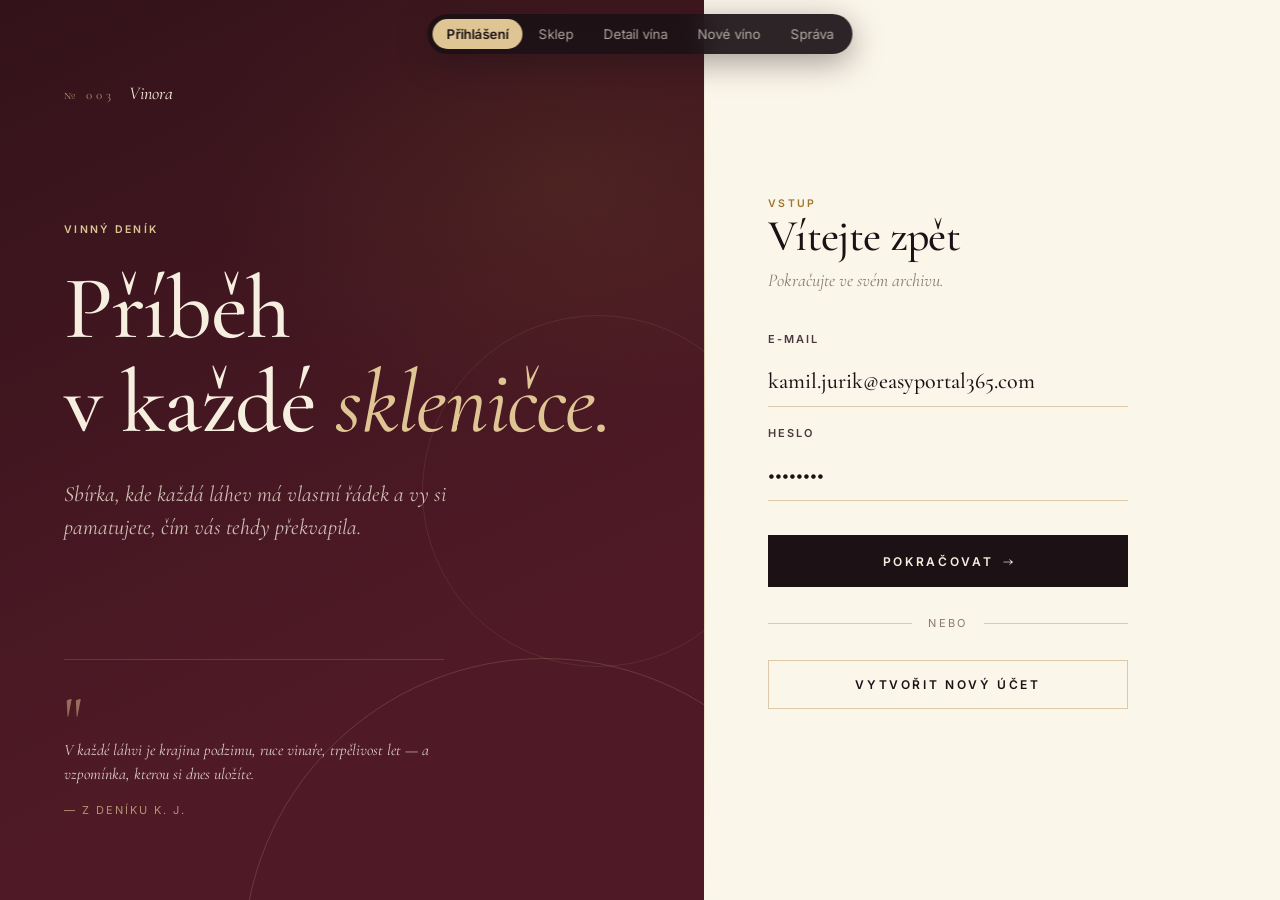
<file: koncept.html>
<!DOCTYPE html>
<html lang="cs">
<head>
  <meta charset="UTF-8">
  <meta name="viewport" content="width=device-width, initial-scale=1.0">
  <title>Vinora — Koncept UI</title>
  <link rel="preconnect" href="https://fonts.googleapis.com">
  <link rel="preconnect" href="https://fonts.gstatic.com" crossorigin>
  <link href="https://fonts.googleapis.com/css2?family=Cormorant+Garamond:ital,wght@0,400;0,500;0,600;0,700;1,400;1,500;1,600&family=Inter:wght@400;500;600;700&display=swap" rel="stylesheet">
  <style>
    :root {
      --paper:        #F6EFE0;
      --paper-soft:   #FBF6EA;
      --paper-deep:   #EBDFC8;
      --ink:          #1C1216;
      --ink-soft:     #4B3940;
      --muted:        #8B7B6E;
      --muted-soft:   #B0A091;
      --bordeaux:     #4F1A26;
      --wine:         #7E2839;
      --wine-light:   #A8526A;
      --gold:         #A0762E;
      --gold-light:   #C4A576;
      --gold-warm:    #E0C594;
      --rose:         #D9A6B3;
      --hairline:     #DCC9AB;
      --hairline-soft:#E8DBC0;
      --serif:        'Cormorant Garamond', Georgia, serif;
      --sans:         'Inter', -apple-system, BlinkMacSystemFont, 'Segoe UI', sans-serif;
      --shadow-card:  0 1px 0 rgba(28,18,22,0.04), 0 12px 28px -16px rgba(79,26,38,0.18);
    }

    * { margin: 0; padding: 0; box-sizing: border-box; }
    html { scroll-behavior: smooth; }

    body {
      font-family: var(--sans);
      color: var(--ink);
      background: var(--paper);
      line-height: 1.55;
      font-size: 14.5px;
      -webkit-font-smoothing: antialiased;
      -moz-osx-font-smoothing: grayscale;
    }

    /* Paper grain */
    body::before {
      content: '';
      position: fixed;
      inset: 0;
      background:
        radial-gradient(ellipse 800px 600px at 12% 8%, rgba(160,118,46,0.05), transparent 60%),
        radial-gradient(ellipse 700px 500px at 90% 92%, rgba(92,31,46,0.06), transparent 55%);
      pointer-events: none;
      z-index: 0;
    }

    a { color: inherit; text-decoration: none; }
    button { font-family: inherit; cursor: pointer; }

    h1, h2, h3, h4 { font-family: var(--serif); font-weight: 500; letter-spacing: -0.015em; line-height: 1.05; color: var(--ink); }
    .serif-italic   { font-family: var(--serif); font-style: italic; font-weight: 400; }

    .kicker {
      font-size: 10.5px;
      font-weight: 600;
      letter-spacing: 0.22em;
      text-transform: uppercase;
      color: var(--gold);
    }
    .kicker--ink { color: var(--ink-soft); }

    .num {
      font-family: var(--serif);
      font-weight: 500;
      font-feature-settings: "tnum","lnum";
    }

    /* ────────── Concept switcher ────────── */
    .concept-switcher {
      position: fixed;
      top: 14px;
      left: 50%;
      transform: translateX(-50%);
      z-index: 1000;
      background: rgba(28,18,22,0.92);
      backdrop-filter: blur(12px);
      color: var(--paper);
      padding: 5px;
      border-radius: 999px;
      display: flex;
      gap: 2px;
      box-shadow: 0 8px 32px rgba(28,18,22,0.4);
      font-size: 11.5px;
      font-weight: 500;
      letter-spacing: 0.4px;
    }
    .concept-switcher button {
      background: none;
      border: none;
      color: rgba(246,239,224,0.65);
      padding: 7px 14px;
      border-radius: 999px;
      transition: all .2s;
    }
    .concept-switcher button.active {
      background: var(--gold-warm);
      color: var(--ink);
      font-weight: 600;
    }
    .concept-switcher button:hover:not(.active) { color: var(--paper); }

    /* ────────── Views ────────── */
    .view { display: none; min-height: 100vh; position: relative; z-index: 1; }
    .view.active { display: block; animation: fadein .4s ease; }
    @keyframes fadein { from { opacity: 0; transform: translateY(4px); } to { opacity: 1; transform: none; } }

    .container { max-width: 1320px; margin: 0 auto; padding: 0 40px; }

    /* ╔══════════════════════════════════════════════╗ */
    /* ║  VIEW 1 · LOGIN                              ║ */
    /* ╚══════════════════════════════════════════════╝ */
    .login-page {
      min-height: 100vh;
      display: grid;
      grid-template-columns: 1.1fr 0.9fr;
      background: var(--bordeaux);
      color: var(--paper);
    }
    .login-hero {
      padding: 80px 64px;
      display: flex;
      flex-direction: column;
      justify-content: space-between;
      position: relative;
      overflow: hidden;
      background:
        linear-gradient(155deg, rgba(28,12,16,0.55) 0%, rgba(79,26,38,0.0) 70%),
        radial-gradient(ellipse 600px 400px at 80% 20%, rgba(160,118,46,0.18), transparent 60%),
        var(--bordeaux);
    }
    .login-hero::after {
      content: '';
      position: absolute;
      bottom: -40%;
      right: -20%;
      width: 600px;
      height: 600px;
      border-radius: 50%;
      border: 1px solid rgba(224,197,148,0.18);
    }
    .login-hero::before {
      content: '';
      position: absolute;
      top: 35%;
      right: -10%;
      width: 350px;
      height: 350px;
      border-radius: 50%;
      border: 1px solid rgba(224,197,148,0.10);
    }
    .login-mark {
      display: flex;
      align-items: baseline;
      gap: 14px;
      position: relative;
      z-index: 2;
    }
    .login-mark .num-mark {
      font-family: var(--serif);
      font-size: 13px;
      letter-spacing: 0.3em;
      color: var(--gold-warm);
      opacity: 0.7;
    }
    .login-mark .name {
      font-family: var(--serif);
      font-style: italic;
      font-size: 18px;
      color: var(--paper);
    }
    .login-headline {
      position: relative;
      z-index: 2;
      max-width: 560px;
    }
    .login-headline .kicker {
      color: var(--gold-warm);
      margin-bottom: 24px;
      display: block;
    }
    .login-headline h1 {
      font-size: clamp(56px, 7vw, 96px);
      font-weight: 500;
      color: var(--paper);
      margin-bottom: 28px;
    }
    .login-headline h1 em {
      font-style: italic;
      color: var(--gold-warm);
      font-weight: 400;
    }
    .login-headline p {
      font-family: var(--serif);
      font-size: 22px;
      font-style: italic;
      color: rgba(246,239,224,0.78);
      max-width: 420px;
      line-height: 1.5;
    }
    .login-quote {
      position: relative;
      z-index: 2;
      padding-top: 28px;
      border-top: 1px solid rgba(224,197,148,0.18);
      max-width: 380px;
    }
    .login-quote .qmark {
      font-family: var(--serif);
      font-size: 64px;
      line-height: 1;
      color: var(--gold-warm);
      opacity: 0.5;
      margin-bottom: -14px;
      display: block;
    }
    .login-quote p {
      font-family: var(--serif);
      font-style: italic;
      font-size: 16px;
      color: rgba(246,239,224,0.85);
      line-height: 1.5;
      margin-bottom: 12px;
    }
    .login-quote .attr {
      font-size: 11px;
      letter-spacing: 0.18em;
      text-transform: uppercase;
      color: rgba(224,197,148,0.7);
    }

    .login-form-side {
      background: var(--paper-soft);
      color: var(--ink);
      padding: 80px 64px;
      display: flex;
      flex-direction: column;
      justify-content: center;
      position: relative;
    }
    .login-form-side::before {
      content: '';
      position: absolute;
      top: 0;
      bottom: 0;
      left: 0;
      width: 1px;
      background: linear-gradient(180deg, transparent, rgba(160,118,46,0.4), transparent);
    }
    .login-form-inner {
      max-width: 360px;
      width: 100%;
    }
    .login-form-inner .kicker { margin-bottom: 12px; }
    .login-form-inner h2 {
      font-size: 44px;
      margin-bottom: 8px;
    }
    .login-form-inner > p.lead {
      font-family: var(--serif);
      font-style: italic;
      font-size: 18px;
      color: var(--muted);
      margin-bottom: 36px;
    }
    .field {
      margin-bottom: 18px;
    }
    .field label {
      display: block;
      font-size: 11px;
      font-weight: 600;
      letter-spacing: 0.18em;
      text-transform: uppercase;
      color: var(--ink-soft);
      margin-bottom: 8px;
    }
    .field input, .field select, .field textarea {
      width: 100%;
      padding: 12px 0;
      border: none;
      border-bottom: 1px solid var(--hairline);
      background: transparent;
      color: var(--ink);
      font-family: var(--serif);
      font-size: 22px;
      font-weight: 500;
      transition: border-color .2s;
    }
    .field input:focus, .field select:focus, .field textarea:focus {
      outline: none;
      border-bottom-color: var(--wine);
    }
    .field input::placeholder { color: var(--muted-soft); font-style: italic; }
    .field textarea { resize: vertical; min-height: 80px; padding: 8px 0; }

    .btn {
      display: inline-flex;
      align-items: center;
      justify-content: center;
      gap: 10px;
      padding: 16px 28px;
      border: none;
      border-radius: 0;
      font-family: var(--sans);
      font-size: 12px;
      font-weight: 600;
      letter-spacing: 0.22em;
      text-transform: uppercase;
      transition: all .2s;
    }
    .btn-primary {
      background: var(--ink);
      color: var(--paper);
    }
    .btn-primary:hover {
      background: var(--bordeaux);
      transform: translateY(-1px);
    }
    .btn-ghost {
      background: transparent;
      color: var(--ink);
      border: 1px solid var(--hairline);
    }
    .btn-ghost:hover {
      border-color: var(--wine);
      color: var(--wine);
    }
    .btn-gold {
      background: var(--gold);
      color: var(--paper);
    }
    .btn-gold:hover {
      background: var(--bordeaux);
    }
    .btn-arrow::after {
      content: '→';
      font-family: var(--serif);
      font-size: 16px;
      letter-spacing: 0;
    }
    .btn-full { width: 100%; }

    .or-divider {
      display: flex;
      align-items: center;
      gap: 16px;
      margin: 28px 0;
      font-size: 11px;
      letter-spacing: 0.22em;
      text-transform: uppercase;
      color: var(--muted);
    }
    .or-divider::before, .or-divider::after {
      content: '';
      flex: 1;
      height: 1px;
      background: var(--hairline);
    }

    /* ╔══════════════════════════════════════════════╗ */
    /* ║  TOP BAR (used in cellar/detail/etc)         ║ */
    /* ╚══════════════════════════════════════════════╝ */
    .topbar {
      position: sticky;
      top: 0;
      background: rgba(246,239,224,0.92);
      backdrop-filter: blur(12px);
      border-bottom: 1px solid var(--hairline-soft);
      z-index: 50;
    }
    .topbar-inner {
      max-width: 1320px;
      margin: 0 auto;
      padding: 18px 40px;
      display: flex;
      align-items: center;
      justify-content: space-between;
    }
    .brand {
      display: flex;
      align-items: baseline;
      gap: 12px;
    }
    .brand .num-mark {
      font-family: var(--serif);
      font-size: 11px;
      letter-spacing: 0.32em;
      color: var(--gold);
    }
    .brand .name {
      font-family: var(--serif);
      font-size: 24px;
      font-weight: 500;
      color: var(--ink);
      letter-spacing: -0.01em;
    }
    .brand .name em {
      font-style: italic;
      color: var(--wine);
    }
    .topbar-nav {
      display: flex;
      align-items: center;
      gap: 28px;
      font-size: 12px;
      letter-spacing: 0.16em;
      text-transform: uppercase;
      font-weight: 500;
    }
    .topbar-nav a {
      color: var(--ink-soft);
      transition: color .15s;
      padding: 4px 0;
      border-bottom: 1px solid transparent;
    }
    .topbar-nav a:hover, .topbar-nav a.active {
      color: var(--ink);
      border-bottom-color: var(--gold);
    }
    .topbar-user {
      display: flex;
      align-items: center;
      gap: 12px;
      padding-left: 20px;
      border-left: 1px solid var(--hairline);
    }
    .topbar-user .avatar {
      width: 32px;
      height: 32px;
      border-radius: 50%;
      background: var(--wine);
      color: var(--paper);
      display: flex;
      align-items: center;
      justify-content: center;
      font-family: var(--serif);
      font-style: italic;
      font-weight: 500;
      font-size: 14px;
    }
    .topbar-user .name {
      font-size: 13px;
      font-weight: 500;
    }
    .topbar-user .name span {
      display: block;
      font-size: 10px;
      color: var(--muted);
      letter-spacing: 0.1em;
      text-transform: uppercase;
      font-weight: 400;
    }

    /* ╔══════════════════════════════════════════════╗ */
    /* ║  VIEW 2 · CELLAR                             ║ */
    /* ╚══════════════════════════════════════════════╝ */
    .cellar-hero {
      padding: 64px 0 48px;
      border-bottom: 1px solid var(--hairline-soft);
    }
    .cellar-hero-row {
      display: grid;
      grid-template-columns: 1fr 1fr;
      gap: 40px;
      align-items: end;
    }
    .cellar-hero h1 {
      font-size: clamp(64px, 8vw, 112px);
      font-weight: 500;
      letter-spacing: -0.025em;
      margin-bottom: 0;
    }
    .cellar-hero h1 em {
      font-style: italic;
      color: var(--wine);
    }
    .cellar-hero-meta {
      display: flex;
      flex-direction: column;
      gap: 16px;
      font-family: var(--serif);
      font-style: italic;
      font-size: 19px;
      color: var(--ink-soft);
      line-height: 1.4;
      max-width: 380px;
      padding-bottom: 12px;
    }
    .cellar-hero-meta::before {
      content: '';
      width: 32px;
      height: 1px;
      background: var(--gold);
      margin-bottom: 6px;
    }
    .cellar-hero-meta .small {
      font-family: var(--sans);
      font-style: normal;
      font-size: 11px;
      letter-spacing: 0.2em;
      text-transform: uppercase;
      color: var(--muted);
    }

    .stats-band {
      display: grid;
      grid-template-columns: repeat(4, 1fr);
      border-top: 1px solid var(--hairline);
      border-bottom: 1px solid var(--hairline);
      margin: 48px 0 56px;
    }
    .stats-band .stat {
      padding: 28px 24px;
      border-right: 1px solid var(--hairline);
      text-align: left;
    }
    .stats-band .stat:last-child { border-right: none; }
    .stats-band .kicker { display: block; margin-bottom: 12px; }
    .stats-band .num {
      font-size: 56px;
      line-height: 1;
      letter-spacing: -0.02em;
      color: var(--ink);
    }
    .stats-band .num em {
      font-family: var(--serif);
      font-style: italic;
      color: var(--gold);
      font-size: 0.42em;
      vertical-align: middle;
      margin-left: 8px;
      font-weight: 500;
    }
    .stats-band .sub {
      margin-top: 8px;
      font-size: 12px;
      color: var(--muted);
      font-style: italic;
      font-family: var(--serif);
      font-size: 14px;
    }

    /* Search/filter bar */
    .toolbar {
      display: grid;
      grid-template-columns: 1fr auto auto;
      gap: 16px;
      margin-bottom: 28px;
      align-items: center;
    }
    .search-input {
      display: flex;
      align-items: center;
      gap: 12px;
      padding: 14px 20px;
      border: 1px solid var(--hairline);
      background: var(--paper-soft);
      transition: border-color .2s;
    }
    .search-input:focus-within { border-color: var(--wine); }
    .search-input input {
      border: none;
      outline: none;
      background: transparent;
      flex: 1;
      font-family: var(--serif);
      font-style: italic;
      font-size: 18px;
      color: var(--ink);
    }
    .search-input input::placeholder { color: var(--muted-soft); }
    .search-icon { color: var(--muted); font-size: 16px; }

    .pill-group {
      display: flex;
      gap: 0;
      border: 1px solid var(--hairline);
    }
    .pill {
      background: transparent;
      border: none;
      padding: 14px 20px;
      font-size: 11px;
      letter-spacing: 0.18em;
      text-transform: uppercase;
      color: var(--ink-soft);
      font-weight: 500;
      transition: all .15s;
      border-right: 1px solid var(--hairline);
    }
    .pill:last-child { border-right: none; }
    .pill.active {
      background: var(--ink);
      color: var(--paper);
    }
    .pill:hover:not(.active) {
      background: var(--paper-soft);
      color: var(--ink);
    }

    .icon-btn {
      width: 50px;
      height: 50px;
      border: 1px solid var(--hairline);
      background: var(--paper-soft);
      color: var(--ink-soft);
      display: inline-flex;
      align-items: center;
      justify-content: center;
      transition: all .15s;
    }
    .icon-btn:hover { border-color: var(--wine); color: var(--wine); }

    /* Wine grid */
    .wine-grid {
      display: grid;
      grid-template-columns: repeat(auto-fill, minmax(290px, 1fr));
      gap: 0;
      border-top: 1px solid var(--hairline-soft);
    }
    .wine-card {
      padding: 32px 28px 28px;
      border-bottom: 1px solid var(--hairline-soft);
      border-right: 1px solid var(--hairline-soft);
      position: relative;
      transition: background .2s;
      display: flex;
      flex-direction: column;
      gap: 8px;
      min-height: 260px;
    }
    .wine-card:hover {
      background: var(--paper-soft);
    }
    .wine-card .top-row {
      display: flex;
      align-items: center;
      justify-content: space-between;
      margin-bottom: 8px;
    }
    .color-tag {
      display: inline-flex;
      align-items: center;
      gap: 8px;
      font-size: 10px;
      letter-spacing: 0.22em;
      text-transform: uppercase;
      font-weight: 600;
      color: var(--ink-soft);
    }
    .color-dot {
      width: 8px;
      height: 8px;
      border-radius: 50%;
      display: inline-block;
    }
    .color-dot.red    { background: #7B1A28; }
    .color-dot.white  { background: #C9A84C; }
    .color-dot.rose   { background: #D9A6B3; }
    .color-dot.orange { background: #C8772A; }
    .color-dot.sparkling { background: #5B8EA6; }

    .vintage {
      font-family: var(--serif);
      font-size: 14px;
      color: var(--muted);
      font-feature-settings: "tnum";
    }
    .wine-card h3 {
      font-size: 28px;
      line-height: 1.05;
      margin-bottom: 4px;
    }
    .wine-winery {
      font-family: var(--serif);
      font-style: italic;
      font-size: 16px;
      color: var(--wine);
    }
    .wine-region {
      font-size: 12px;
      color: var(--muted);
      letter-spacing: 0.04em;
    }
    .wine-card .stars {
      display: flex;
      gap: 1px;
      margin-top: 10px;
      color: var(--gold);
      font-size: 14px;
    }
    .wine-card .stars .off { color: var(--hairline); }

    .wine-card-foot {
      display: flex;
      justify-content: space-between;
      align-items: center;
      margin-top: auto;
      padding-top: 16px;
      border-top: 1px dashed var(--hairline);
      font-size: 12px;
      color: var(--ink-soft);
    }
    .wine-card-foot .bottles {
      display: inline-flex;
      align-items: center;
      gap: 6px;
      font-family: var(--serif);
      font-size: 14px;
    }
    .wine-tags {
      display: flex;
      flex-wrap: wrap;
      gap: 4px;
      margin-top: 10px;
    }
    .tag-pill {
      font-size: 10px;
      letter-spacing: 0.1em;
      text-transform: uppercase;
      padding: 3px 9px;
      background: var(--paper-deep);
      color: var(--ink-soft);
      font-weight: 500;
    }
    .wishlist-tag {
      position: absolute;
      top: 0;
      right: 0;
      background: var(--gold);
      color: var(--paper);
      padding: 4px 10px;
      font-size: 9.5px;
      letter-spacing: 0.22em;
      text-transform: uppercase;
      font-weight: 600;
    }

    /* Section: Dashboard charts */
    .section {
      padding: 72px 0;
      border-top: 1px solid var(--hairline-soft);
    }
    .section-head {
      display: grid;
      grid-template-columns: 1fr 1fr;
      gap: 40px;
      align-items: end;
      margin-bottom: 40px;
    }
    .section-head h2 {
      font-size: clamp(40px, 5vw, 64px);
      letter-spacing: -0.02em;
    }
    .section-head h2 em {
      color: var(--wine);
      font-style: italic;
    }
    .section-head p {
      font-family: var(--serif);
      font-style: italic;
      font-size: 18px;
      color: var(--muted);
      max-width: 380px;
    }

    .charts-row {
      display: grid;
      grid-template-columns: repeat(3, 1fr);
      gap: 0;
      border: 1px solid var(--hairline);
    }
    .chart-block {
      padding: 28px;
      border-right: 1px solid var(--hairline);
    }
    .chart-block:last-child { border-right: none; }
    .chart-block h4 {
      font-size: 11px;
      letter-spacing: 0.22em;
      text-transform: uppercase;
      color: var(--gold);
      margin-bottom: 24px;
      font-family: var(--sans);
      font-weight: 600;
    }
    .bar-row {
      display: grid;
      grid-template-columns: 60px 1fr 30px;
      gap: 12px;
      align-items: center;
      margin-bottom: 10px;
      font-size: 13px;
    }
    .bar-label { color: var(--ink-soft); font-family: var(--serif); font-size: 15px; }
    .bar-track {
      height: 1px;
      background: var(--hairline);
      position: relative;
    }
    .bar-fill {
      position: absolute;
      top: -4px;
      left: 0;
      height: 9px;
      background: var(--wine);
    }
    .bar-fill.gold { background: var(--gold); }
    .bar-fill.bordeaux { background: var(--bordeaux); }
    .bar-fill.rose { background: var(--rose); }
    .bar-count { text-align: right; font-family: var(--serif); color: var(--muted); }

    /* Map + Timeline split */
    .split {
      display: grid;
      grid-template-columns: 1.6fr 1fr;
      gap: 40px;
      margin-top: 56px;
    }
    .map-card {
      border: 1px solid var(--hairline);
      background: var(--paper-soft);
      overflow: hidden;
      position: relative;
    }
    .map-card-head {
      padding: 18px 24px;
      border-bottom: 1px solid var(--hairline);
      display: flex;
      justify-content: space-between;
      align-items: center;
    }
    .map-card-head .kicker { color: var(--gold); }
    .map-card-head .meta { font-family: var(--serif); font-style: italic; color: var(--muted); font-size: 14px; }
    .map-fake {
      height: 320px;
      background:
        radial-gradient(circle at 35% 50%, rgba(126,40,57,0.18), transparent 12%),
        radial-gradient(circle at 30% 38%, rgba(126,40,57,0.14), transparent 8%),
        radial-gradient(circle at 60% 65%, rgba(160,118,46,0.18), transparent 10%),
        radial-gradient(circle at 75% 40%, rgba(160,118,46,0.16), transparent 9%),
        radial-gradient(circle at 25% 70%, rgba(126,40,57,0.16), transparent 8%),
        linear-gradient(120deg, var(--paper-deep) 0%, var(--paper-soft) 100%);
      position: relative;
    }
    .map-pin {
      position: absolute;
      width: 14px; height: 14px;
      background: var(--wine);
      border-radius: 50%;
      transform: translate(-50%,-50%);
      box-shadow: 0 0 0 4px rgba(126,40,57,0.18);
    }
    .map-pin.gold { background: var(--gold); box-shadow: 0 0 0 4px rgba(160,118,46,0.18); }

    .timeline-card {
      border: 1px solid var(--hairline);
      background: var(--paper-soft);
    }
    .timeline-card-head {
      padding: 18px 24px;
      border-bottom: 1px solid var(--hairline);
    }
    .timeline-list {
      padding: 18px 24px;
    }
    .timeline-month {
      font-size: 11px;
      letter-spacing: 0.22em;
      text-transform: uppercase;
      font-weight: 600;
      color: var(--wine);
      margin: 14px 0 8px;
      padding-bottom: 6px;
      border-bottom: 1px solid var(--hairline-soft);
    }
    .timeline-month:first-child { margin-top: 0; }
    .timeline-row {
      display: grid;
      grid-template-columns: 50px 1fr auto;
      gap: 10px;
      padding: 9px 0;
      align-items: baseline;
      font-size: 14px;
      border-bottom: 1px dashed var(--hairline-soft);
    }
    .timeline-row:last-child { border-bottom: none; }
    .timeline-row .day { font-family: var(--serif); color: var(--muted); }
    .timeline-row .name { font-family: var(--serif); color: var(--ink); }
    .timeline-row .stars { color: var(--gold); font-size: 11px; letter-spacing: 1px; }

    /* ╔══════════════════════════════════════════════╗ */
    /* ║  VIEW 3 · DETAIL                             ║ */
    /* ╚══════════════════════════════════════════════╝ */
    .crumbs {
      padding: 24px 0 0;
      font-size: 12px;
      letter-spacing: 0.16em;
      text-transform: uppercase;
      color: var(--muted);
    }
    .crumbs a { color: var(--ink-soft); }
    .crumbs a:hover { color: var(--wine); }
    .crumbs .sep { margin: 0 10px; color: var(--hairline); }

    .detail-hero {
      padding: 32px 0 56px;
      border-bottom: 1px solid var(--hairline);
    }
    .detail-hero-grid {
      display: grid;
      grid-template-columns: 1fr auto;
      gap: 60px;
      align-items: end;
    }
    .detail-hero-left .kicker { display: block; margin-bottom: 16px; }
    .detail-hero h1 {
      font-size: clamp(64px, 8vw, 120px);
      letter-spacing: -0.025em;
      margin-bottom: 12px;
      line-height: 0.95;
    }
    .detail-hero h1 em { font-style: italic; color: var(--wine); }
    .detail-hero .winery {
      font-family: var(--serif);
      font-style: italic;
      font-size: 26px;
      color: var(--wine);
    }
    .detail-hero .region {
      margin-top: 8px;
      font-size: 14px;
      color: var(--muted);
      letter-spacing: 0.1em;
    }
    .detail-hero-right {
      text-align: right;
    }
    .detail-vintage-big {
      font-family: var(--serif);
      font-size: clamp(140px, 16vw, 220px);
      line-height: 0.85;
      color: var(--gold);
      font-weight: 500;
      letter-spacing: -0.03em;
    }
    .detail-vintage-big em { font-style: italic; }
    .detail-hero-right .meta {
      margin-top: -8px;
      font-size: 11px;
      letter-spacing: 0.22em;
      text-transform: uppercase;
      color: var(--muted);
    }

    .detail-quick-actions {
      display: flex;
      gap: 8px;
      margin-top: 32px;
      flex-wrap: wrap;
    }

    .detail-grid {
      display: grid;
      grid-template-columns: 1.4fr 1fr;
      gap: 64px;
      padding: 56px 0;
    }
    .detail-card-block {
      margin-bottom: 56px;
    }
    .detail-card-block:last-child { margin-bottom: 0; }
    .detail-card-block .kicker { display: block; margin-bottom: 14px; }
    .detail-card-block h3 {
      font-size: 32px;
      margin-bottom: 24px;
      letter-spacing: -0.015em;
    }

    .specs-table {
      width: 100%;
      border-top: 1px solid var(--hairline);
    }
    .specs-table tr {
      border-bottom: 1px solid var(--hairline-soft);
    }
    .specs-table th, .specs-table td {
      padding: 14px 0;
      text-align: left;
      font-size: 14px;
      vertical-align: baseline;
    }
    .specs-table th {
      font-weight: 500;
      color: var(--muted);
      width: 38%;
      letter-spacing: 0.04em;
    }
    .specs-table td {
      font-family: var(--serif);
      font-size: 18px;
      color: var(--ink);
      font-weight: 500;
    }
    .specs-table td em {
      font-style: italic;
      color: var(--muted);
      font-size: 14px;
      margin-left: 6px;
    }

    .photo-frame {
      aspect-ratio: 3/4;
      background:
        linear-gradient(135deg, rgba(28,18,22,0.06), transparent),
        linear-gradient(180deg, var(--paper-deep), var(--paper-soft));
      border: 1px solid var(--hairline);
      display: flex;
      align-items: center;
      justify-content: center;
      color: var(--muted);
      font-family: var(--serif);
      font-style: italic;
      font-size: 15px;
      box-shadow: var(--shadow-card);
      position: relative;
    }
    .photo-frame::after {
      content: '';
      position: absolute;
      inset: 8px;
      border: 1px solid rgba(160,118,46,0.2);
      pointer-events: none;
    }

    .rating-block {
      padding: 32px;
      background: var(--paper-soft);
      border: 1px solid var(--hairline);
      margin-bottom: 32px;
    }
    .rating-stars-big {
      font-family: var(--serif);
      font-size: 48px;
      color: var(--gold);
      letter-spacing: 4px;
      line-height: 1;
      margin-bottom: 12px;
    }
    .rating-stars-big .off { color: var(--hairline); }
    .rating-text {
      font-family: var(--serif);
      font-style: italic;
      font-size: 16px;
      color: var(--ink-soft);
    }

    .comment-pull {
      padding: 32px 0;
      border-top: 1px solid var(--hairline);
      border-bottom: 1px solid var(--hairline);
      margin-bottom: 32px;
    }
    .comment-pull .qmark {
      font-family: var(--serif);
      font-size: 80px;
      line-height: 1;
      color: var(--gold);
      opacity: 0.6;
      margin-bottom: -32px;
      display: block;
    }
    .comment-pull p {
      font-family: var(--serif);
      font-style: italic;
      font-size: 22px;
      line-height: 1.5;
      color: var(--ink);
    }
    .comment-pull cite {
      display: block;
      margin-top: 16px;
      font-style: normal;
      font-family: var(--sans);
      font-size: 11px;
      letter-spacing: 0.22em;
      text-transform: uppercase;
      color: var(--muted);
    }

    .cellar-card {
      padding: 28px 32px;
      background: var(--ink);
      color: var(--paper);
      margin-bottom: 24px;
    }
    .cellar-card .kicker { color: var(--gold-warm); }
    .cellar-card .big-num {
      font-family: var(--serif);
      font-size: 80px;
      line-height: 1;
      color: var(--paper);
      margin: 12px 0;
      font-weight: 500;
    }
    .cellar-card .big-num em {
      font-family: var(--serif);
      font-style: italic;
      font-size: 18px;
      color: var(--gold-warm);
      margin-left: 8px;
      vertical-align: middle;
    }
    .cellar-card .drink-window {
      font-family: var(--serif);
      font-size: 16px;
      color: rgba(246,239,224,0.7);
      margin-bottom: 20px;
    }
    .open-bottle-btn {
      display: inline-flex;
      align-items: center;
      gap: 10px;
      padding: 12px 24px;
      background: var(--gold);
      color: var(--ink);
      border: none;
      font-size: 11px;
      letter-spacing: 0.22em;
      text-transform: uppercase;
      font-weight: 600;
    }
    .open-bottle-btn:hover { background: var(--gold-warm); }

    .similar-strip {
      display: grid;
      grid-template-columns: repeat(3, 1fr);
      gap: 16px;
    }
    .similar-card {
      padding: 16px 18px;
      background: var(--paper-soft);
      border: 1px solid var(--hairline-soft);
      transition: border-color .15s;
    }
    .similar-card:hover { border-color: var(--gold); }
    .similar-card h5 {
      font-family: var(--serif);
      font-size: 18px;
      margin-bottom: 4px;
    }
    .similar-card .meta {
      font-size: 11px;
      color: var(--muted);
      letter-spacing: 0.06em;
    }
    .similar-card .stars {
      margin-top: 6px;
      color: var(--gold);
      font-size: 11px;
      letter-spacing: 1px;
    }

    /* ╔══════════════════════════════════════════════╗ */
    /* ║  VIEW 4 · ADD WINE                           ║ */
    /* ╚══════════════════════════════════════════════╝ */
    .add-hero {
      padding: 64px 0 32px;
      border-bottom: 1px solid var(--hairline);
    }
    .add-hero h1 {
      font-size: clamp(56px, 7vw, 96px);
      letter-spacing: -0.025em;
    }
    .add-hero h1 em { font-style: italic; color: var(--wine); }
    .add-hero p {
      font-family: var(--serif);
      font-style: italic;
      font-size: 22px;
      color: var(--muted);
      margin-top: 16px;
      max-width: 620px;
    }

    /* Import strip */
    .import-strip {
      display: grid;
      grid-template-columns: repeat(4, 1fr);
      gap: 0;
      margin: 40px 0 56px;
      border: 1px solid var(--hairline);
    }
    .import-tool {
      padding: 24px 22px;
      border-right: 1px solid var(--hairline);
      cursor: pointer;
      transition: background .15s;
      display: flex;
      flex-direction: column;
      gap: 6px;
    }
    .import-tool:last-child { border-right: none; }
    .import-tool:hover { background: var(--paper-soft); }
    .import-tool .num-mark {
      font-family: var(--serif);
      font-size: 12px;
      color: var(--gold);
      letter-spacing: 0.3em;
    }
    .import-tool h4 {
      font-family: var(--serif);
      font-size: 22px;
      letter-spacing: -0.01em;
    }
    .import-tool p {
      font-size: 13px;
      color: var(--muted);
      line-height: 1.4;
    }
    .import-tool.active {
      background: var(--ink);
      color: var(--paper);
    }
    .import-tool.active .num-mark { color: var(--gold-warm); }
    .import-tool.active h4 { color: var(--paper); }
    .import-tool.active p { color: rgba(246,239,224,0.7); }

    /* Form sections */
    .form-section {
      padding: 56px 0;
      border-bottom: 1px solid var(--hairline-soft);
      display: grid;
      grid-template-columns: 280px 1fr;
      gap: 60px;
    }
    .form-section:last-child { border-bottom: none; }
    .form-section-head .kicker { display: block; margin-bottom: 12px; }
    .form-section-head h3 {
      font-size: 32px;
      letter-spacing: -0.01em;
      margin-bottom: 12px;
    }
    .form-section-head p {
      font-family: var(--serif);
      font-style: italic;
      font-size: 16px;
      color: var(--muted);
      max-width: 240px;
    }

    .form-grid-2 {
      display: grid;
      grid-template-columns: 1fr 1fr;
      gap: 32px 40px;
    }
    .form-grid-1 { display: grid; gap: 28px; }

    .photo-upload {
      aspect-ratio: 3/4;
      max-width: 280px;
      border: 1.5px dashed var(--hairline);
      display: flex;
      flex-direction: column;
      align-items: center;
      justify-content: center;
      gap: 14px;
      color: var(--muted);
      transition: all .2s;
      cursor: pointer;
      background: var(--paper-soft);
    }
    .photo-upload:hover {
      border-color: var(--gold);
      color: var(--wine);
      background: var(--paper);
    }
    .photo-upload .glyph {
      font-family: var(--serif);
      font-size: 36px;
    }
    .photo-upload p {
      font-family: var(--serif);
      font-style: italic;
      font-size: 14px;
      text-align: center;
    }

    /* Star input */
    .stars-input {
      display: flex;
      gap: 8px;
      align-items: center;
      margin-top: 4px;
    }
    .stars-input button {
      background: none;
      border: none;
      font-family: var(--serif);
      font-size: 36px;
      color: var(--hairline);
      transition: color .1s, transform .1s;
      line-height: 1;
      padding: 0;
    }
    .stars-input button.on { color: var(--gold); }
    .stars-input button:hover { transform: scale(1.1); color: var(--gold); }
    .stars-input .label {
      margin-left: 14px;
      font-family: var(--serif);
      font-style: italic;
      font-size: 16px;
      color: var(--muted);
    }

    /* Tag input */
    .tag-input {
      display: flex;
      flex-wrap: wrap;
      gap: 6px;
      padding: 12px 0;
      border-bottom: 1px solid var(--hairline);
      align-items: center;
    }
    .tag-input:focus-within { border-bottom-color: var(--wine); }
    .tag-pill-input {
      display: inline-flex;
      align-items: center;
      gap: 4px;
      padding: 4px 4px 4px 10px;
      background: var(--ink);
      color: var(--paper);
      font-size: 11px;
      letter-spacing: 0.1em;
      text-transform: uppercase;
      font-weight: 500;
    }
    .tag-pill-input button {
      background: none;
      border: none;
      color: rgba(246,239,224,0.7);
      padding: 2px 6px;
      cursor: pointer;
      font-size: 12px;
    }
    .tag-input input {
      border: none;
      outline: none;
      background: transparent;
      font-family: var(--serif);
      font-size: 18px;
      flex: 1;
      min-width: 120px;
      color: var(--ink);
    }
    .tag-input input::placeholder { color: var(--muted-soft); font-style: italic; }

    /* Sticky form footer */
    .sticky-footer {
      position: sticky;
      bottom: 0;
      background: rgba(246,239,224,0.95);
      backdrop-filter: blur(12px);
      border-top: 1px solid var(--hairline);
      padding: 20px 0;
      margin-top: 56px;
    }
    .sticky-footer-inner {
      max-width: 1320px;
      margin: 0 auto;
      padding: 0 40px;
      display: flex;
      align-items: center;
      justify-content: space-between;
    }
    .sticky-footer .summary {
      font-family: var(--serif);
      font-style: italic;
      color: var(--muted);
      font-size: 16px;
    }

    /* ╔══════════════════════════════════════════════╗ */
    /* ║  VIEW 5 · ADMIN                              ║ */
    /* ╚══════════════════════════════════════════════╝ */
    .admin-grid {
      display: grid;
      grid-template-columns: 1fr 1fr;
      gap: 60px;
      padding: 56px 0;
    }
    .user-row {
      display: grid;
      grid-template-columns: auto 1fr auto auto;
      gap: 16px;
      padding: 18px 0;
      border-bottom: 1px solid var(--hairline-soft);
      align-items: center;
    }
    .user-row .avatar {
      width: 44px; height: 44px;
      border-radius: 50%;
      background: var(--wine);
      color: var(--paper);
      display: flex;
      align-items: center;
      justify-content: center;
      font-family: var(--serif);
      font-size: 18px;
      font-style: italic;
    }
    .user-row .info h5 {
      font-family: var(--serif);
      font-size: 20px;
      letter-spacing: -0.005em;
    }
    .user-row .info .email {
      font-size: 12px;
      color: var(--muted);
      letter-spacing: 0.04em;
    }
    .user-row .status {
      font-size: 10px;
      letter-spacing: 0.22em;
      text-transform: uppercase;
      font-weight: 600;
      padding: 4px 10px;
    }
    .status.pending { background: #FEF3C7; color: #92400E; }
    .status.approved { background: var(--paper-deep); color: var(--gold); }
    .row-actions { display: flex; gap: 4px; }
    .btn-tiny {
      font-size: 10px;
      letter-spacing: 0.2em;
      text-transform: uppercase;
      padding: 8px 14px;
      font-weight: 600;
      border: 1px solid var(--hairline);
      background: var(--paper-soft);
      color: var(--ink);
    }
    .btn-tiny:hover { background: var(--ink); color: var(--paper); border-color: var(--ink); }
    .btn-tiny.danger { color: #991B1B; border-color: #FECACA; }
    .btn-tiny.danger:hover { background: #991B1B; color: var(--paper); border-color: #991B1B; }

    .audit-row {
      display: grid;
      grid-template-columns: 90px 1fr;
      gap: 16px;
      padding: 14px 0;
      border-bottom: 1px solid var(--hairline-soft);
      font-size: 14px;
      align-items: baseline;
    }
    .audit-time {
      font-family: var(--serif);
      color: var(--muted);
      font-size: 13px;
    }
    .audit-text {
      font-family: var(--serif);
      font-size: 16px;
    }
    .audit-text strong { color: var(--ink); font-weight: 500; }
    .audit-action {
      display: inline-block;
      font-family: var(--sans);
      font-size: 9.5px;
      letter-spacing: 0.22em;
      text-transform: uppercase;
      font-weight: 600;
      padding: 2px 8px;
      margin-right: 8px;
    }
    .audit-action.approve { background: #D1FAE5; color: #065F46; }
    .audit-action.revoke  { background: #FEF3C7; color: #92400E; }
    .audit-action.delete  { background: #FECACA; color: #991B1B; }

    /* Footer */
    .footer-band {
      margin-top: 80px;
      padding: 40px 0 60px;
      border-top: 1px solid var(--hairline);
      text-align: center;
      font-family: var(--serif);
      font-style: italic;
      font-size: 14px;
      color: var(--muted);
    }
    .footer-band .num-mark {
      font-style: normal;
      font-size: 11px;
      letter-spacing: 0.32em;
      color: var(--gold);
      display: block;
      margin-bottom: 12px;
    }

    /* Responsive — minimal */
    @media (max-width: 900px) {
      .login-page, .cellar-hero-row, .section-head, .detail-hero-grid, .detail-grid, .form-section, .admin-grid, .split { grid-template-columns: 1fr; gap: 32px; }
      .stats-band { grid-template-columns: repeat(2, 1fr); }
      .stats-band .stat:nth-child(2) { border-right: none; }
      .stats-band .stat:nth-child(1), .stats-band .stat:nth-child(2) { border-bottom: 1px solid var(--hairline); }
      .charts-row, .import-strip, .similar-strip { grid-template-columns: 1fr; }
      .chart-block, .import-tool { border-right: none; border-bottom: 1px solid var(--hairline); }
      .form-grid-2 { grid-template-columns: 1fr; }
      .container { padding: 0 24px; }
    }
  </style>
</head>
<body>

  <nav class="concept-switcher">
    <button class="active" onclick="showView('login', this)">Přihlášení</button>
    <button onclick="showView('cellar', this)">Sklep</button>
    <button onclick="showView('detail', this)">Detail vína</button>
    <button onclick="showView('add', this)">Nové víno</button>
    <button onclick="showView('admin', this)">Správa</button>
  </nav>

  <!-- ════════════════════════════════════════════ -->
  <!--  VIEW · LOGIN                                -->
  <!-- ════════════════════════════════════════════ -->
  <section id="login" class="view active">
    <div class="login-page">
      <div class="login-hero">
        <div class="login-mark">
          <span class="num-mark">№ 003</span>
          <span class="name">Vinora</span>
        </div>

        <div class="login-headline">
          <span class="kicker">Vinný deník</span>
          <h1>Příběh<br>v každé <em>skleničce.</em></h1>
          <p>Sbírka, kde každá láhev má vlastní řádek a vy si pamatujete, čím vás tehdy překvapila.</p>
        </div>

        <div class="login-quote">
          <span class="qmark">"</span>
          <p>V každé láhvi je krajina podzimu, ruce vinaře, trpělivost let — a vzpomínka, kterou si dnes uložíte.</p>
          <span class="attr">— Z deníku K. J.</span>
        </div>
      </div>

      <div class="login-form-side">
        <div class="login-form-inner">
          <span class="kicker">Vstup</span>
          <h2>Vítejte zpět</h2>
          <p class="lead">Pokračujte ve svém archivu.</p>

          <div class="field">
            <label>E-mail</label>
            <input type="email" placeholder="vas@email.cz" value="kamil.jurik@easyportal365.com">
          </div>
          <div class="field">
            <label>Heslo</label>
            <input type="password" placeholder="••••••••" value="••••••••">
          </div>

          <button class="btn btn-primary btn-arrow btn-full" style="margin-top: 16px">Pokračovat</button>

          <div class="or-divider">nebo</div>

          <button class="btn btn-ghost btn-full">Vytvořit nový účet</button>
        </div>
      </div>
    </div>
  </section>

  <!-- ════════════════════════════════════════════ -->
  <!--  VIEW · CELLAR                               -->
  <!-- ════════════════════════════════════════════ -->
  <section id="cellar" class="view">
    <header class="topbar">
      <div class="topbar-inner">
        <a class="brand" href="#">
          <span class="num-mark">№ 003</span>
          <span class="name">Vin<em>ora</em></span>
        </a>
        <nav class="topbar-nav">
          <a href="#" class="active">Sklep</a>
          <a href="#">Mapa</a>
          <a href="#">Degustace</a>
        </nav>
        <div class="topbar-user">
          <div class="avatar">K</div>
          <div class="name">Kamil <span>Admin</span></div>
        </div>
      </div>
    </header>

    <div class="container">
      <div class="cellar-hero">
        <div class="cellar-hero-row">
          <div>
            <span class="kicker">Vinný deník · Jaro 2026</span>
            <h1 style="margin-top: 18px;">Tři <em>láhve,</em><br>tři příběhy.</h1>
          </div>
          <div class="cellar-hero-meta">
            <span>Frankovka, Pinot blanc — a jeden tichý dárek z Vincúr Tesařík.</span>
            <span class="small">Aktualizováno · 25. dubna 2026</span>
          </div>
        </div>

        <div class="stats-band">
          <div class="stat">
            <span class="kicker">Lahví ve sklepě</span>
            <div class="num">5<em>celkem</em></div>
            <div class="sub">napříč třemi tituly</div>
          </div>
          <div class="stat">
            <span class="kicker">Průměrné hodnocení</span>
            <div class="num">3.0<em>★</em></div>
            <div class="sub">z 1 hodnoceného vína</div>
          </div>
          <div class="stat">
            <span class="kicker">Top země</span>
            <div class="num" style="font-size: 36px;">Česká republika</div>
            <div class="sub">3 ze 3 láhví</div>
          </div>
          <div class="stat">
            <span class="kicker">Hodnota sklepa</span>
            <div class="num">650<em>Kč</em></div>
            <div class="sub">odhad podle vámi zadaných cen</div>
          </div>
        </div>

        <div class="toolbar">
          <div class="search-input">
            <span class="search-icon">⌕</span>
            <input type="text" placeholder="Hledat víno, vinařství, odrůdu…">
          </div>
          <div class="pill-group">
            <button class="pill active">Můj sklep</button>
            <button class="pill">Wishlist</button>
            <button class="pill">Všechna</button>
          </div>
          <button class="icon-btn" title="Filtry">≡</button>
        </div>
      </div>

      <div class="wine-grid">
        <a class="wine-card" href="#" onclick="showView('detail', null);return false">
          <div class="top-row">
            <div class="color-tag"><span class="color-dot red"></span>Červené</div>
            <div class="vintage">2021</div>
          </div>
          <h3>Frankovka</h3>
          <div class="wine-winery">Vincúr Tesařík</div>
          <div class="wine-region">Slovácká podoblast · ČR · Zemské víno</div>
          <div class="stars">★★★★<span class="off">★</span></div>
          <div class="wine-tags">
            <span class="tag-pill">archiv</span>
            <span class="tag-pill">večeře</span>
          </div>
          <div class="wine-card-foot">
            <div class="bottles">🍾 4 láhve</div>
            <div>180 Kč/l</div>
          </div>
        </a>

        <a class="wine-card" href="#">
          <div class="top-row">
            <div class="color-tag"><span class="color-dot white"></span>Bílé</div>
            <div class="vintage">2023</div>
          </div>
          <h3>Pinot blanc Reserva</h3>
          <div class="wine-winery">Vincúr Tesařík</div>
          <div class="wine-region">Slovácká podoblast · ČR · Zemské víno</div>
          <div class="stars">★★★<span class="off">★</span><span class="off">★</span></div>
          <div class="wine-tags">
            <span class="tag-pill">aperitiv</span>
          </div>
          <div class="wine-card-foot">
            <div class="bottles">🍾 1 láhev</div>
            <div>—</div>
          </div>
        </a>

        <a class="wine-card" href="#">
          <div class="top-row">
            <div class="color-tag"><span class="color-dot red"></span>Červené</div>
            <div class="vintage">2021</div>
          </div>
          <h3>Frankovka</h3>
          <div class="wine-winery">Vincúr Tesařík</div>
          <div class="wine-region">Otevřená degustace · březen 2026</div>
          <div class="stars">★★★<span class="off">★</span><span class="off">★</span></div>
          <div class="wine-card-foot">
            <div class="bottles" style="color: var(--muted);">— vypito —</div>
          </div>
        </a>

        <a class="wine-card" href="#" style="position: relative">
          <span class="wishlist-tag">Wishlist</span>
          <div class="top-row">
            <div class="color-tag"><span class="color-dot orange"></span>Oranžové</div>
            <div class="vintage">2022</div>
          </div>
          <h3>Pálava na slupkách</h3>
          <div class="wine-winery">Dobrá vinice</div>
          <div class="wine-region">Mikulovská · ČR</div>
          <div class="stars"><span class="off">★</span><span class="off">★</span><span class="off">★</span><span class="off">★</span><span class="off">★</span></div>
          <div class="wine-tags">
            <span class="tag-pill">vyzkoušet</span>
            <span class="tag-pill">tip Pavel</span>
          </div>
          <div class="wine-card-foot">
            <div class="bottles" style="color: var(--gold);">🌟 K vyzkoušení</div>
          </div>
        </a>
      </div>

      <!-- Section: Charts -->
      <section class="section">
        <div class="section-head">
          <h2>Statistika <em>archivu</em></h2>
          <p>Co o vašem sklepě vědí čísla a kam se nejvíc oblékáte.</p>
        </div>

        <div class="charts-row">
          <div class="chart-block">
            <h4>Hodnocení</h4>
            <div class="bar-row"><div class="bar-label">★★★★★</div><div class="bar-track"></div><div class="bar-count">0</div></div>
            <div class="bar-row"><div class="bar-label">★★★★</div><div class="bar-track"><div class="bar-fill" style="width:100%"></div></div><div class="bar-count">1</div></div>
            <div class="bar-row"><div class="bar-label">★★★</div><div class="bar-track"><div class="bar-fill" style="width:100%"></div></div><div class="bar-count">2</div></div>
            <div class="bar-row"><div class="bar-label">★★</div><div class="bar-track"></div><div class="bar-count">0</div></div>
            <div class="bar-row"><div class="bar-label">★</div><div class="bar-track"></div><div class="bar-count">0</div></div>
          </div>
          <div class="chart-block">
            <h4>Barva</h4>
            <div class="bar-row"><div class="bar-label">Červené</div><div class="bar-track"><div class="bar-fill bordeaux" style="width:66%"></div></div><div class="bar-count">2</div></div>
            <div class="bar-row"><div class="bar-label">Bílé</div><div class="bar-track"><div class="bar-fill gold" style="width:33%"></div></div><div class="bar-count">1</div></div>
            <div class="bar-row"><div class="bar-label">Rosé</div><div class="bar-track"></div><div class="bar-count">0</div></div>
            <div class="bar-row"><div class="bar-label">Oranžové</div><div class="bar-track"></div><div class="bar-count">0</div></div>
          </div>
          <div class="chart-block">
            <h4>Ročníky</h4>
            <div class="bar-row"><div class="bar-label">2021</div><div class="bar-track"><div class="bar-fill" style="width:100%"></div></div><div class="bar-count">2</div></div>
            <div class="bar-row"><div class="bar-label">2022</div><div class="bar-track"></div><div class="bar-count">0</div></div>
            <div class="bar-row"><div class="bar-label">2023</div><div class="bar-track"><div class="bar-fill" style="width:50%"></div></div><div class="bar-count">1</div></div>
          </div>
        </div>

        <div class="split">
          <div class="map-card">
            <div class="map-card-head">
              <span class="kicker">Mapa · Původ</span>
              <span class="meta">3 vinice · 1 země</span>
            </div>
            <div class="map-fake">
              <div class="map-pin" style="top:42%; left:45%"></div>
              <div class="map-pin gold" style="top:48%; left:48%"></div>
            </div>
          </div>
          <div class="timeline-card">
            <div class="timeline-card-head">
              <span class="kicker">Časová osa</span>
            </div>
            <div class="timeline-list">
              <div class="timeline-month">Březen 2026</div>
              <div class="timeline-row">
                <span class="day">14. 3.</span>
                <span class="name">Frankovka 2021 — Vincúr Tesařík</span>
                <span class="stars">★★★</span>
              </div>
              <div class="timeline-row">
                <span class="day">2. 3.</span>
                <span class="name">Veltlín Sonberk 2020</span>
                <span class="stars">★★★★</span>
              </div>
              <div class="timeline-month">Únor 2026</div>
              <div class="timeline-row">
                <span class="day">28. 2.</span>
                <span class="name">Frankovka 2021 (poprvé)</span>
                <span class="stars">★★★</span>
              </div>
              <div class="timeline-row">
                <span class="day">14. 2.</span>
                <span class="name">Pinot blanc Reserva 2023</span>
                <span class="stars">★★★</span>
              </div>
            </div>
          </div>
        </div>
      </section>

      <footer class="footer-band">
        <span class="num-mark">№ 003 · 2026</span>
        Vinora — vinný deník · Příběh v každé skleničce
      </footer>
    </div>
  </section>

  <!-- ════════════════════════════════════════════ -->
  <!--  VIEW · DETAIL                               -->
  <!-- ════════════════════════════════════════════ -->
  <section id="detail" class="view">
    <header class="topbar">
      <div class="topbar-inner">
        <a class="brand" href="#" onclick="showView('cellar', null);return false">
          <span class="num-mark">№ 003</span>
          <span class="name">Vin<em>ora</em></span>
        </a>
        <nav class="topbar-nav">
          <a href="#" onclick="showView('cellar', null);return false">Sklep</a>
          <a href="#">Mapa</a>
          <a href="#">Degustace</a>
        </nav>
        <div class="topbar-user">
          <div class="avatar">K</div>
          <div class="name">Kamil <span>Admin</span></div>
        </div>
      </div>
    </header>

    <div class="container">
      <div class="crumbs">
        <a href="#" onclick="showView('cellar', null);return false">Sklep</a>
        <span class="sep">/</span>
        <a href="#">Červené</a>
        <span class="sep">/</span>
        <span>Frankovka 2021</span>
      </div>

      <div class="detail-hero">
        <div class="detail-hero-grid">
          <div class="detail-hero-left">
            <span class="kicker">Červené · Zemské víno</span>
            <h1><em>Frankovka</em></h1>
            <div class="winery">Vincúr Tesařík</div>
            <div class="region">SLOVÁCKÁ PODOBLAST · ČESKÁ REPUBLIKA</div>
            <div class="detail-quick-actions">
              <button class="btn btn-ghost">Upravit</button>
              <button class="btn btn-gold">Otevřít láhev</button>
              <button class="btn btn-ghost">Historie degustací</button>
            </div>
          </div>
          <div class="detail-hero-right">
            <div class="detail-vintage-big">2<em>0</em>21</div>
            <div class="meta">Ročník</div>
          </div>
        </div>
      </div>

      <div class="detail-grid">
        <!-- LEFT COLUMN -->
        <div>
          <div class="detail-card-block">
            <span class="kicker">Specifikace</span>
            <h3>Co je v láhvi</h3>
            <table class="specs-table">
              <tr><th>Odrůda</th><td>Frankovka <em>(jednoodrůdové)</em></td></tr>
              <tr><th>Typ vína</th><td>Suché</td></tr>
              <tr><th>Přívlastek</th><td>Zemské víno</td></tr>
              <tr><th>Obsah alkoholu</th><td>13,0 <em>%</em></td></tr>
              <tr><th>Zbytkový cukr</th><td>2,1 <em>g/l</em></td></tr>
              <tr><th>Kyseliny</th><td>5,8 <em>g/l</em></td></tr>
              <tr><th>Objem</th><td>0,75 <em>l</em></td></tr>
              <tr><th>Šarže</th><td>L21/04</td></tr>
              <tr><th>Cena</th><td>180 <em>Kč</em></td></tr>
            </table>
          </div>

          <div class="detail-card-block">
            <span class="kicker">Původ</span>
            <h3>Krajina vína</h3>
            <table class="specs-table">
              <tr><th>Země</th><td>Česká republika</td></tr>
              <tr><th>Vinařská oblast</th><td>Morava</td></tr>
              <tr><th>Podoblast</th><td>Slovácká</td></tr>
              <tr><th>Viniční trať</th><td><em>Nezadáno</em></td></tr>
              <tr><th>Vinařství</th><td>Vincúr Tesařík</td></tr>
            </table>
          </div>

          <div class="detail-card-block">
            <span class="kicker">Podobná vína</span>
            <h3>Z téhož sklepa</h3>
            <div class="similar-strip">
              <a class="similar-card" href="#">
                <h5>Frankovka 2021</h5>
                <div class="meta">Vincúr Tesařík · vypito</div>
                <div class="stars">★★★</div>
              </a>
              <a class="similar-card" href="#">
                <h5>Pinot blanc Reserva</h5>
                <div class="meta">Vincúr Tesařík · 2023</div>
                <div class="stars">★★★</div>
              </a>
              <a class="similar-card" href="#">
                <h5>Veltlín Sonberk</h5>
                <div class="meta">Sonberk · 2020</div>
                <div class="stars">★★★★</div>
              </a>
            </div>
          </div>
        </div>

        <!-- RIGHT COLUMN -->
        <div>
          <div class="photo-frame">Etiketa · náhled</div>

          <div class="cellar-card" style="margin-top: 32px">
            <span class="kicker">Vinný sklep</span>
            <div class="big-num">4<em>láhve</em></div>
            <div class="drink-window">Vhodné k pití · 2024 — 2030</div>
            <button class="open-bottle-btn">Otevřít láhev →</button>
          </div>

          <div class="rating-block">
            <span class="kicker">Vaše hodnocení</span>
            <div class="rating-stars-big">★★★★<span class="off">★</span></div>
            <div class="rating-text">„Velmi dobré" — naposledy hodnoceno 14. března 2026</div>
          </div>

          <div class="comment-pull">
            <span class="qmark">"</span>
            <p>Voní po višních a kořeněném dřevě. V ústech kulaté, taniny už změkly, dlouhý dozvuk s tóny tabáku. Tahle láhev byla z těch lepších — možná počkáme s dalšími do podzimu.</p>
            <cite>— Poznámka 14. března 2026</cite>
          </div>

          <div>
            <span class="kicker">Štítky</span>
            <div class="wine-tags" style="margin-top: 12px">
              <span class="tag-pill">archiv</span>
              <span class="tag-pill">večeře</span>
              <span class="tag-pill">vincúr</span>
              <span class="tag-pill">moravská klasika</span>
            </div>
          </div>
        </div>
      </div>

      <footer class="footer-band">
        <span class="num-mark">№ 003 · Frankovka 2021</span>
        Záznam přidán 14. ledna 2025 · poslední aktualizace dnes
      </footer>
    </div>
  </section>

  <!-- ════════════════════════════════════════════ -->
  <!--  VIEW · ADD WINE                             -->
  <!-- ════════════════════════════════════════════ -->
  <section id="add" class="view">
    <header class="topbar">
      <div class="topbar-inner">
        <a class="brand" href="#" onclick="showView('cellar', null);return false">
          <span class="num-mark">№ 003</span>
          <span class="name">Vin<em>ora</em></span>
        </a>
        <nav class="topbar-nav">
          <a href="#" onclick="showView('cellar', null);return false">Sklep</a>
          <a href="#">Mapa</a>
          <a href="#">Degustace</a>
        </nav>
        <div class="topbar-user">
          <div class="avatar">K</div>
          <div class="name">Kamil <span>Admin</span></div>
        </div>
      </div>
    </header>

    <div class="container">
      <div class="crumbs">
        <a href="#" onclick="showView('cellar', null);return false">Sklep</a>
        <span class="sep">/</span>
        <span>Nový záznam</span>
      </div>

      <div class="add-hero">
        <span class="kicker">Nový záznam</span>
        <h1 style="margin-top: 14px">Přidat <em>láhev</em><br>do archivu.</h1>
        <p>Začněte vyhledáním podle názvu, načtěte stránku z e-shopu, nebo naskenujte etiketu — pole se vyplní samy. Vše zkontrolujete a doladíte.</p>
      </div>

      <div class="import-strip">
        <div class="import-tool active">
          <span class="num-mark">I.</span>
          <h4>Hledat dle názvu</h4>
          <p>Prohledá 57 000+ vín na mojelahve.cz a Open Food Facts.</p>
        </div>
        <div class="import-tool">
          <span class="num-mark">II.</span>
          <h4>Načíst z URL</h4>
          <p>Odkaz z e-shopu nebo katalogu — extrahuje JSON-LD a meta tagy.</p>
        </div>
        <div class="import-tool">
          <span class="num-mark">III.</span>
          <h4>Foto / sken etikety</h4>
          <p>OCR rozpozná text z fotky. Funguje i offline.</p>
        </div>
        <div class="import-tool">
          <span class="num-mark">IV.</span>
          <h4>Čárový kód</h4>
          <p>Naskenovat EAN/UPC kamerou nebo zadat ručně.</p>
        </div>
      </div>

      <div style="display: grid; grid-template-columns: 1fr auto; gap: 16px; margin-bottom: 56px;">
        <div class="search-input">
          <span class="search-icon">⌕</span>
          <input type="text" placeholder="Frankovka Vincúr Tesařík 2021…" value="Frankovka Vincúr Tesařík">
        </div>
        <button class="btn btn-primary">Hledat</button>
      </div>

      <!-- Form sections -->
      <div class="form-section">
        <div class="form-section-head">
          <span class="kicker">Sekce I.</span>
          <h3>Identita</h3>
          <p>Klíčové informace, které vás později navedou na to správné víno.</p>
        </div>
        <div>
          <div class="form-grid-1">
            <div class="field">
              <label>Název vína</label>
              <input type="text" value="Frankovka">
            </div>
          </div>
          <div class="form-grid-2" style="margin-top: 28px">
            <div class="field">
              <label>Vinařství</label>
              <input type="text" value="Vincúr Tesařík">
            </div>
            <div class="field">
              <label>Odrůda</label>
              <input type="text" value="Frankovka">
            </div>
            <div class="field">
              <label>Ročník</label>
              <input type="text" value="2021">
            </div>
            <div class="field">
              <label>Barva</label>
              <select>
                <option>Červené</option>
                <option>Bílé</option>
                <option>Rosé</option>
              </select>
            </div>
            <div class="field">
              <label>Přívlastek</label>
              <input type="text" value="Zemské víno">
            </div>
            <div class="field">
              <label>Typ vína</label>
              <input type="text" value="Suché">
            </div>
          </div>
          <div style="margin-top: 28px">
            <label class="kicker" style="display: block; margin-bottom: 12px">Štítky</label>
            <div class="tag-input">
              <span class="tag-pill-input">archiv <button>×</button></span>
              <span class="tag-pill-input">večeře <button>×</button></span>
              <span class="tag-pill-input">vincúr <button>×</button></span>
              <input type="text" placeholder="přidat štítek a Enter…">
            </div>
          </div>
        </div>
      </div>

      <div class="form-section">
        <div class="form-section-head">
          <span class="kicker">Sekce II.</span>
          <h3>Etiketa</h3>
          <p>Fotka pomůže poznat víno na první pohled, i po letech.</p>
        </div>
        <div>
          <div class="photo-upload">
            <span class="glyph">⌷</span>
            <p>Klikněte nebo přetáhněte<br>fotku etikety</p>
          </div>
        </div>
      </div>

      <div class="form-section">
        <div class="form-section-head">
          <span class="kicker">Sekce III.</span>
          <h3>Krajina</h3>
          <p>Odkud víno přišlo. Stačí to, co vidíte na etiketě.</p>
        </div>
        <div class="form-grid-2">
          <div class="field"><label>Země původu</label><input type="text" value="Česká republika"></div>
          <div class="field"><label>Vinařská oblast</label><input type="text" value="Morava"></div>
          <div class="field"><label>Podoblast</label><input type="text" value="Slovácká"></div>
          <div class="field"><label>Viniční trať</label><input type="text" placeholder="např. Nechory"></div>
        </div>
      </div>

      <div class="form-section">
        <div class="form-section-head">
          <span class="kicker">Sekce IV.</span>
          <h3>Specifikace</h3>
          <p>Z chemie etikety. Co se nevejde, jednoduše vynechte.</p>
        </div>
        <div class="form-grid-2">
          <div class="field"><label>Alkohol (%)</label><input type="text" value="13,0"></div>
          <div class="field"><label>Zbytkový cukr (g/l)</label><input type="text" value="2,1"></div>
          <div class="field"><label>Kyseliny (g/l)</label><input type="text" value="5,8"></div>
          <div class="field"><label>Objem (l)</label><input type="text" value="0,75"></div>
          <div class="field"><label>Šarže</label><input type="text" value="L21/04"></div>
          <div class="field"><label>Cena (Kč)</label><input type="text" value="180"></div>
        </div>
      </div>

      <div class="form-section">
        <div class="form-section-head">
          <span class="kicker">Sekce V.</span>
          <h3>Sklep</h3>
          <p>Kolik máte láhví a kdy je vhodný čas otevřít.</p>
        </div>
        <div class="form-grid-2">
          <div class="field"><label>Počet lahví</label><input type="text" value="4"></div>
          <div class="field"><label>Cena za láhev</label><input type="text" value="180"></div>
          <div class="field"><label>Pít od (rok)</label><input type="text" value="2024"></div>
          <div class="field"><label>Pít do (rok)</label><input type="text" value="2030"></div>
        </div>
      </div>

      <div class="form-section">
        <div class="form-section-head">
          <span class="kicker">Sekce VI.</span>
          <h3>Hodnocení &amp; komentář</h3>
          <p>Vaše osobní vzpomínka, ke které se budete vracet.</p>
        </div>
        <div>
          <div class="field">
            <label>Hodnocení</label>
            <div class="stars-input">
              <button class="on">★</button>
              <button class="on">★</button>
              <button class="on">★</button>
              <button class="on">★</button>
              <button>★</button>
              <span class="label">★★★★ Velmi dobré</span>
            </div>
          </div>
          <div class="field" style="margin-top: 28px">
            <label>Komentář</label>
            <textarea placeholder="Co jste cítili, k čemu jste pili, co stojí za zapamatování…">Voní po višních a kořeněném dřevě. V ústech kulaté, taniny už změkly, dlouhý dozvuk s tóny tabáku.</textarea>
          </div>
        </div>
      </div>

      <div class="sticky-footer">
        <div class="sticky-footer-inner">
          <span class="summary"><em>Frankovka 2021 · Vincúr Tesařík · 4 láhve</em></span>
          <div style="display:flex;gap:8px">
            <button class="btn btn-ghost">Zrušit</button>
            <button class="btn btn-primary btn-arrow">Uložit záznam</button>
          </div>
        </div>
      </div>
    </div>
  </section>

  <!-- ════════════════════════════════════════════ -->
  <!--  VIEW · ADMIN                                -->
  <!-- ════════════════════════════════════════════ -->
  <section id="admin" class="view">
    <header class="topbar">
      <div class="topbar-inner">
        <a class="brand" href="#" onclick="showView('cellar', null);return false">
          <span class="num-mark">№ 003</span>
          <span class="name">Vin<em>ora</em></span>
        </a>
        <nav class="topbar-nav">
          <a href="#" onclick="showView('cellar', null);return false">Sklep</a>
          <a href="#" class="active">Správa</a>
        </nav>
        <div class="topbar-user">
          <div class="avatar">K</div>
          <div class="name">Kamil <span>Admin</span></div>
        </div>
      </div>
    </header>

    <div class="container">
      <div class="add-hero">
        <span class="kicker">Správa · Admin</span>
        <h1 style="margin-top: 14px">Lidé <em>v archivu.</em></h1>
        <p>Schvalte nové žadatele, spravujte přístupy a sledujte historii akcí.</p>
      </div>

      <div class="admin-grid">
        <div>
          <span class="kicker">Čekají na schválení</span>
          <h3 style="font-size: 28px; margin: 12px 0 24px">2 noví žadatelé</h3>

          <div class="user-row">
            <div class="avatar">P</div>
            <div class="info">
              <h5>Petr Novák</h5>
              <div class="email">petr.novak@example.com · registrace 23. 4. 2026</div>
            </div>
            <span class="status pending">Čeká</span>
            <div class="row-actions">
              <button class="btn-tiny">Schválit</button>
              <button class="btn-tiny danger">Zamítnout</button>
            </div>
          </div>
          <div class="user-row">
            <div class="avatar">M</div>
            <div class="info">
              <h5>Marie Dvořáková</h5>
              <div class="email">marie@example.com · registrace 22. 4. 2026</div>
            </div>
            <span class="status pending">Čeká</span>
            <div class="row-actions">
              <button class="btn-tiny">Schválit</button>
              <button class="btn-tiny danger">Zamítnout</button>
            </div>
          </div>

          <span class="kicker" style="display: block; margin-top: 56px">Schválení uživatelé</span>
          <h3 style="font-size: 28px; margin: 12px 0 24px">3 v archivu</h3>

          <div class="user-row">
            <div class="avatar">J</div>
            <div class="info">
              <h5>Jan Procházka</h5>
              <div class="email">jan@example.com · 18 vín</div>
            </div>
            <span class="status approved">Schválen</span>
            <div class="row-actions">
              <button class="btn-tiny danger">Odebrat</button>
            </div>
          </div>
          <div class="user-row">
            <div class="avatar">L</div>
            <div class="info">
              <h5>Lenka Černá</h5>
              <div class="email">lenka@example.com · 7 vín</div>
            </div>
            <span class="status approved">Schválen</span>
            <div class="row-actions">
              <button class="btn-tiny danger">Odebrat</button>
            </div>
          </div>
          <div class="user-row">
            <div class="avatar">T</div>
            <div class="info">
              <h5>Tomáš Veselý</h5>
              <div class="email">tomas@example.com · 12 vín</div>
            </div>
            <span class="status approved">Schválen</span>
            <div class="row-actions">
              <button class="btn-tiny danger">Odebrat</button>
            </div>
          </div>
        </div>

        <div>
          <span class="kicker">Audit log</span>
          <h3 style="font-size: 28px; margin: 12px 0 24px">Historie akcí</h3>

          <div class="audit-row">
            <div class="audit-time">25. 4. · 09:14</div>
            <div class="audit-text"><span class="audit-action approve">Schválil</span><strong>Jan Procházka</strong></div>
          </div>
          <div class="audit-row">
            <div class="audit-time">23. 4. · 18:42</div>
            <div class="audit-text"><span class="audit-action approve">Schválil</span><strong>Lenka Černá</strong></div>
          </div>
          <div class="audit-row">
            <div class="audit-time">21. 4. · 14:08</div>
            <div class="audit-text"><span class="audit-action revoke">Odebral</span><strong>Anonym z webu</strong></div>
          </div>
          <div class="audit-row">
            <div class="audit-time">20. 4. · 11:22</div>
            <div class="audit-text"><span class="audit-action approve">Schválil</span><strong>Tomáš Veselý</strong></div>
          </div>
          <div class="audit-row">
            <div class="audit-time">18. 4. · 22:01</div>
            <div class="audit-text"><span class="audit-action delete">Smazal</span><strong>spam@bot.com</strong></div>
          </div>

          <div style="margin-top: 56px; padding: 28px; background: var(--paper-soft); border: 1px solid var(--hairline);">
            <span class="kicker">Bezpečnost</span>
            <h3 style="font-size: 24px; margin: 12px 0 14px">Firestore Rules</h3>
            <p style="font-family: var(--serif); font-style: italic; font-size: 16px; color: var(--ink-soft); margin-bottom: 18px;">Aktuální verze pravidel: <strong>v3.0</strong> · publikováno 25. 4. 2026.</p>
            <button class="btn btn-ghost">Zobrazit rules →</button>
          </div>
        </div>
      </div>

      <footer class="footer-band">
        <span class="num-mark">№ 003 · Správa</span>
        Vinora — vinný deník · Příběh v každé skleničce
      </footer>
    </div>
  </section>

  <script>
    function showView(id, btn) {
      document.querySelectorAll('.view').forEach(v => v.classList.remove('active'));
      document.getElementById(id).classList.add('active');
      document.querySelectorAll('.concept-switcher button').forEach(b => b.classList.remove('active'));
      if (btn && btn.classList) {
        btn.classList.add('active');
      } else {
        // Programmatic switch — mark switcher button by view id
        const map = {login:0, cellar:1, detail:2, add:3, admin:4};
        document.querySelectorAll('.concept-switcher button')[map[id]]?.classList.add('active');
      }
      window.scrollTo({ top: 0, behavior: 'instant' });
    }
  </script>
</body>
</html>
</file>
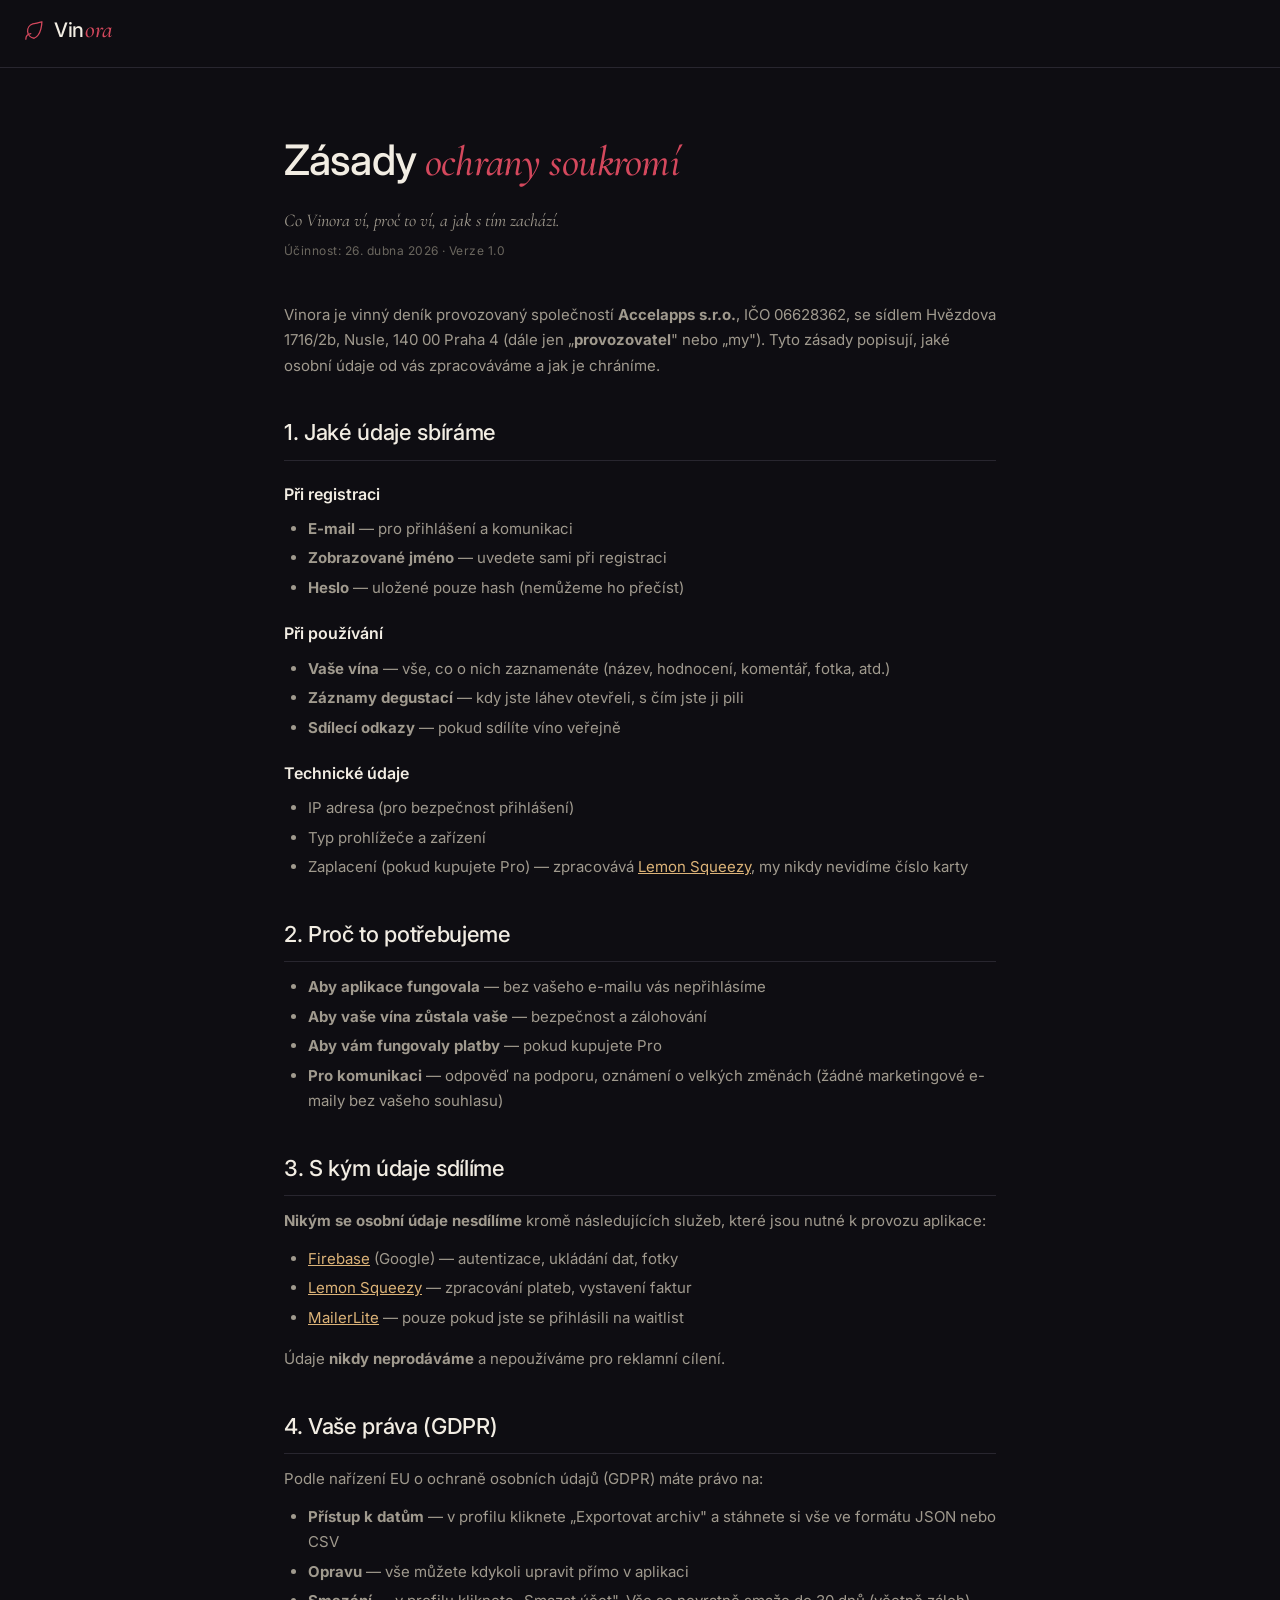
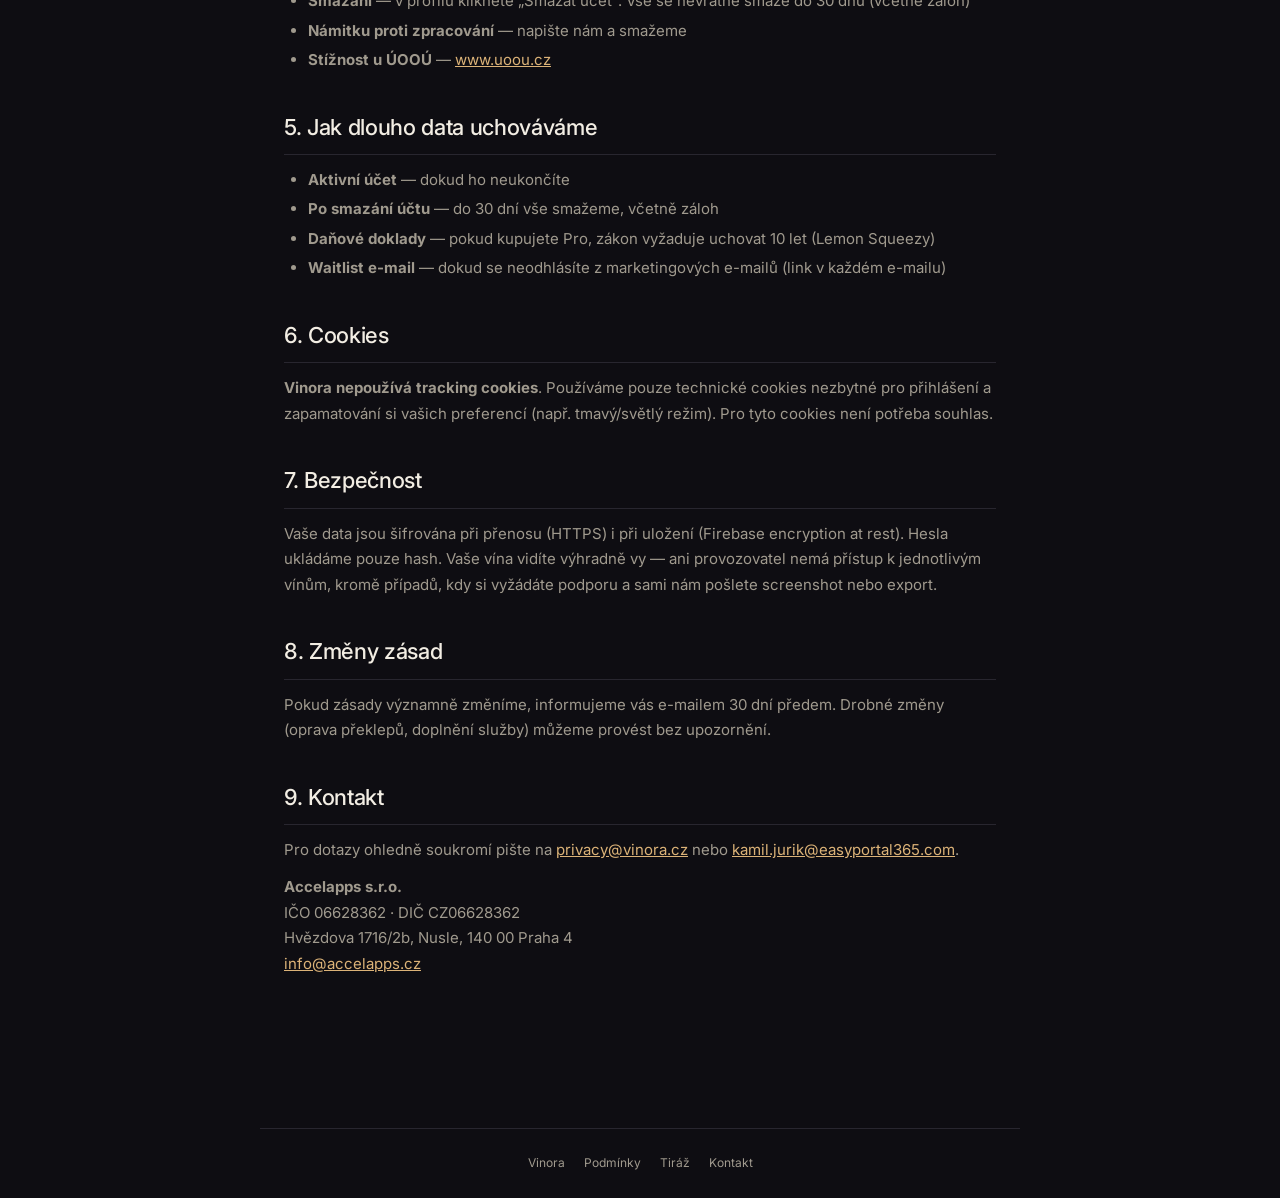
<file: privacy.html>
<!DOCTYPE html>
<html lang="cs">
<head>
  <meta charset="UTF-8">
  <meta name="viewport" content="width=device-width, initial-scale=1.0">
  <title>Soukromí · Vinora</title>
  <link rel="preconnect" href="https://fonts.googleapis.com">
  <link rel="preconnect" href="https://fonts.gstatic.com" crossorigin>
  <link href="https://fonts.googleapis.com/css2?family=Cormorant+Garamond:ital,wght@1,500&family=Inter:wght@400;500;600;700&display=swap" rel="stylesheet">
  <style>
    :root {
      --bg: #0E0D12; --bg-elev: #16151B;
      --text: #F2EDE3; --text-2: #A09A8E; --text-3: #6B675F;
      --border: #28262F; --wine: #D4485D; --gold: #DCB378;
      --sans: 'Inter', sans-serif;
      --serif: 'Cormorant Garamond', Georgia, serif;
    }
    * { margin: 0; padding: 0; box-sizing: border-box; }
    body {
      font-family: var(--sans);
      background: var(--bg);
      color: var(--text);
      font-size: 15px;
      line-height: 1.7;
      -webkit-font-smoothing: antialiased;
    }
    a { color: var(--gold); }
    .nav {
      padding: 18px 24px;
      border-bottom: 1px solid var(--border);
    }
    .brand {
      max-width: 760px;
      margin: 0 auto;
      display: inline-flex;
      align-items: center;
      gap: 8px;
      font-size: 20px;
      font-weight: 500;
      letter-spacing: -0.015em;
      color: var(--text);
      text-decoration: none;
      line-height: 1;
    }
    .brand em { font-family: var(--serif); font-style: italic; color: var(--wine); font-size: 1.20em; margin-left: 1px; }
    .brand-leaf { width: 1.1em; height: 1.1em; color: var(--wine); flex-shrink: 0; }
    .wrap {
      max-width: 760px;
      margin: 0 auto;
      padding: 56px 24px 80px;
    }
    h1 {
      font-size: 42px;
      font-weight: 500;
      letter-spacing: -0.02em;
      margin-bottom: 8px;
    }
    h1 em { font-family: var(--serif); font-style: italic; color: var(--wine); font-weight: 500; }
    .lead {
      font-family: var(--serif); font-style: italic;
      color: var(--text-2);
      font-size: 18px;
      margin-bottom: 6px;
    }
    .meta {
      font-size: 12px;
      color: var(--text-3);
      letter-spacing: 0.04em;
      margin-bottom: 40px;
    }
    h2 {
      font-size: 22px;
      font-weight: 500;
      letter-spacing: -0.015em;
      margin: 36px 0 12px;
      padding-bottom: 8px;
      border-bottom: 1px solid var(--border);
    }
    h3 {
      font-size: 16px;
      font-weight: 600;
      margin: 20px 0 8px;
    }
    p { color: var(--text-2); margin-bottom: 12px; }
    ul { margin: 8px 0 16px 24px; color: var(--text-2); }
    li { margin-bottom: 4px; }
    .todo {
      display: inline-block;
      background: rgba(220,179,120,0.12);
      color: var(--gold);
      padding: 1px 8px;
      border-radius: 3px;
      font-family: ui-monospace, monospace;
      font-size: 13px;
    }
    .footer {
      max-width: 760px;
      margin: 60px auto 0;
      padding: 24px;
      border-top: 1px solid var(--border);
      font-size: 12px;
      color: var(--text-3);
      text-align: center;
    }
    .footer a { color: var(--text-2); text-decoration: none; margin: 0 8px; }
    .footer a:hover { color: var(--text); }
  </style>
</head>
<body>
  <nav class="nav">
    <a href="index.html" class="brand">
      <svg class="brand-leaf" viewBox="0 0 24 24" fill="none" stroke="currentColor" stroke-width="1.4" stroke-linecap="round" stroke-linejoin="round" aria-hidden="true">
        <path d="M11 21A8 8 0 0 1 9.6 5.4C15.5 4.3 17 3.7 19.5 3 19.5 3 19.5 17.5 11 21z"/>
        <path d="M2 22c0-3 2-5.5 5.4-6"/>
      </svg>
      <span class="brand-word">Vin<em>ora</em></span>
    </a>
  </nav>

  <div class="wrap">
    <h1>Zásady <em>ochrany soukromí</em></h1>
    <p class="lead">Co Vinora ví, proč to ví, a jak s tím zachází.</p>
    <p class="meta">Účinnost: 26. dubna 2026 · Verze 1.0</p>

    <p>
      Vinora je vinný deník provozovaný společností <strong>Accelapps s.r.o.</strong>,
      IČO 06628362, se sídlem Hvězdova 1716/2b, Nusle, 140 00 Praha 4
      (dále jen „<strong>provozovatel</strong>" nebo „my").
      Tyto zásady popisují, jaké osobní údaje od vás zpracováváme a jak je chráníme.
    </p>

    <h2>1. Jaké údaje sbíráme</h2>

    <h3>Při registraci</h3>
    <ul>
      <li><strong>E-mail</strong> — pro přihlášení a komunikaci</li>
      <li><strong>Zobrazované jméno</strong> — uvedete sami při registraci</li>
      <li><strong>Heslo</strong> — uložené pouze hash (nemůžeme ho přečíst)</li>
    </ul>

    <h3>Při používání</h3>
    <ul>
      <li><strong>Vaše vína</strong> — vše, co o nich zaznamenáte (název, hodnocení, komentář, fotka, atd.)</li>
      <li><strong>Záznamy degustací</strong> — kdy jste láhev otevřeli, s čím jste ji pili</li>
      <li><strong>Sdílecí odkazy</strong> — pokud sdílíte víno veřejně</li>
    </ul>

    <h3>Technické údaje</h3>
    <ul>
      <li>IP adresa (pro bezpečnost přihlášení)</li>
      <li>Typ prohlížeče a zařízení</li>
      <li>Zaplacení (pokud kupujete Pro) — zpracovává <a href="https://www.lemonsqueezy.com/privacy" target="_blank" rel="noopener">Lemon Squeezy</a>, my nikdy nevidíme číslo karty</li>
    </ul>

    <h2>2. Proč to potřebujeme</h2>
    <ul>
      <li><strong>Aby aplikace fungovala</strong> — bez vašeho e-mailu vás nepřihlásíme</li>
      <li><strong>Aby vaše vína zůstala vaše</strong> — bezpečnost a zálohování</li>
      <li><strong>Aby vám fungovaly platby</strong> — pokud kupujete Pro</li>
      <li><strong>Pro komunikaci</strong> — odpověď na podporu, oznámení o velkých změnách (žádné marketingové e-maily bez vašeho souhlasu)</li>
    </ul>

    <h2>3. S kým údaje sdílíme</h2>
    <p>
      <strong>Nikým se osobní údaje nesdílíme</strong> kromě následujících služeb,
      které jsou nutné k provozu aplikace:
    </p>
    <ul>
      <li><a href="https://firebase.google.com/support/privacy" target="_blank" rel="noopener">Firebase</a> (Google) — autentizace, ukládání dat, fotky</li>
      <li><a href="https://www.lemonsqueezy.com/privacy" target="_blank" rel="noopener">Lemon Squeezy</a> — zpracování plateb, vystavení faktur</li>
      <li><a href="https://www.mailerlite.com/legal/privacy-policy" target="_blank" rel="noopener">MailerLite</a> — pouze pokud jste se přihlásili na waitlist</li>
      <!-- Pokud později přibudou další služby (Plausible, Sentry, atd.), doplnit sem -->
      <!-- <li>Plausible Analytics — anonymní statistika návštěv (bez cookies)</li> -->
    </ul>

    <p>
      Údaje <strong>nikdy neprodáváme</strong> a nepoužíváme pro reklamní cílení.
    </p>

    <h2>4. Vaše práva (GDPR)</h2>
    <p>
      Podle nařízení EU o ochraně osobních údajů (GDPR) máte právo na:
    </p>
    <ul>
      <li><strong>Přístup k datům</strong> — v profilu kliknete „Exportovat archiv" a stáhnete si vše ve formátu JSON nebo CSV</li>
      <li><strong>Opravu</strong> — vše můžete kdykoli upravit přímo v aplikaci</li>
      <li><strong>Smazání</strong> — v profilu kliknete „Smazat účet". Vše se nevratně smaže do 30 dnů (včetně záloh)</li>
      <li><strong>Námitku proti zpracování</strong> — napište nám a smažeme</li>
      <li><strong>Stížnost u ÚOOÚ</strong> — <a href="https://www.uoou.cz" target="_blank" rel="noopener">www.uoou.cz</a></li>
    </ul>

    <h2>5. Jak dlouho data uchováváme</h2>
    <ul>
      <li><strong>Aktivní účet</strong> — dokud ho neukončíte</li>
      <li><strong>Po smazání účtu</strong> — do 30 dní vše smažeme, včetně záloh</li>
      <li><strong>Daňové doklady</strong> — pokud kupujete Pro, zákon vyžaduje uchovat 10 let (Lemon Squeezy)</li>
      <li><strong>Waitlist e-mail</strong> — dokud se neodhlásíte z marketingových e-mailů (link v každém e-mailu)</li>
    </ul>

    <h2>6. Cookies</h2>
    <p>
      <strong>Vinora nepoužívá tracking cookies</strong>. Používáme pouze technické cookies nezbytné
      pro přihlášení a zapamatování si vašich preferencí (např. tmavý/světlý režim).
      Pro tyto cookies není potřeba souhlas.
    </p>

    <h2>7. Bezpečnost</h2>
    <p>
      Vaše data jsou šifrována při přenosu (HTTPS) i při uložení (Firebase encryption at rest).
      Hesla ukládáme pouze hash. Vaše vína vidíte výhradně vy — ani provozovatel
      nemá přístup k jednotlivým vínům, kromě případů, kdy si vyžádáte podporu
      a sami nám pošlete screenshot nebo export.
    </p>

    <h2>8. Změny zásad</h2>
    <p>
      Pokud zásady významně změníme, informujeme vás e-mailem 30 dní předem.
      Drobné změny (oprava překlepů, doplnění služby) můžeme provést bez upozornění.
    </p>

    <h2>9. Kontakt</h2>
    <p>
      Pro dotazy ohledně soukromí pište na <a href="mailto:privacy@vinora.cz">privacy@vinora.cz</a>
      nebo <a href="mailto:kamil.jurik@easyportal365.com">kamil.jurik@easyportal365.com</a>.
    </p>
    <p>
      <strong>Accelapps s.r.o.</strong><br>
      IČO 06628362 · DIČ CZ06628362<br>
      Hvězdova 1716/2b, Nusle, 140 00 Praha 4<br>
      <a href="mailto:info@accelapps.cz">info@accelapps.cz</a>
    </p>
  </div>

  <div class="footer">
    <a href="index.html">Vinora</a>
    <a href="terms.html">Podmínky</a>
    <a href="imprint.html">Tiráž</a>
    <a href="mailto:kamil.jurik@easyportal365.com">Kontakt</a>
  </div>
</body>
</html>
</file>
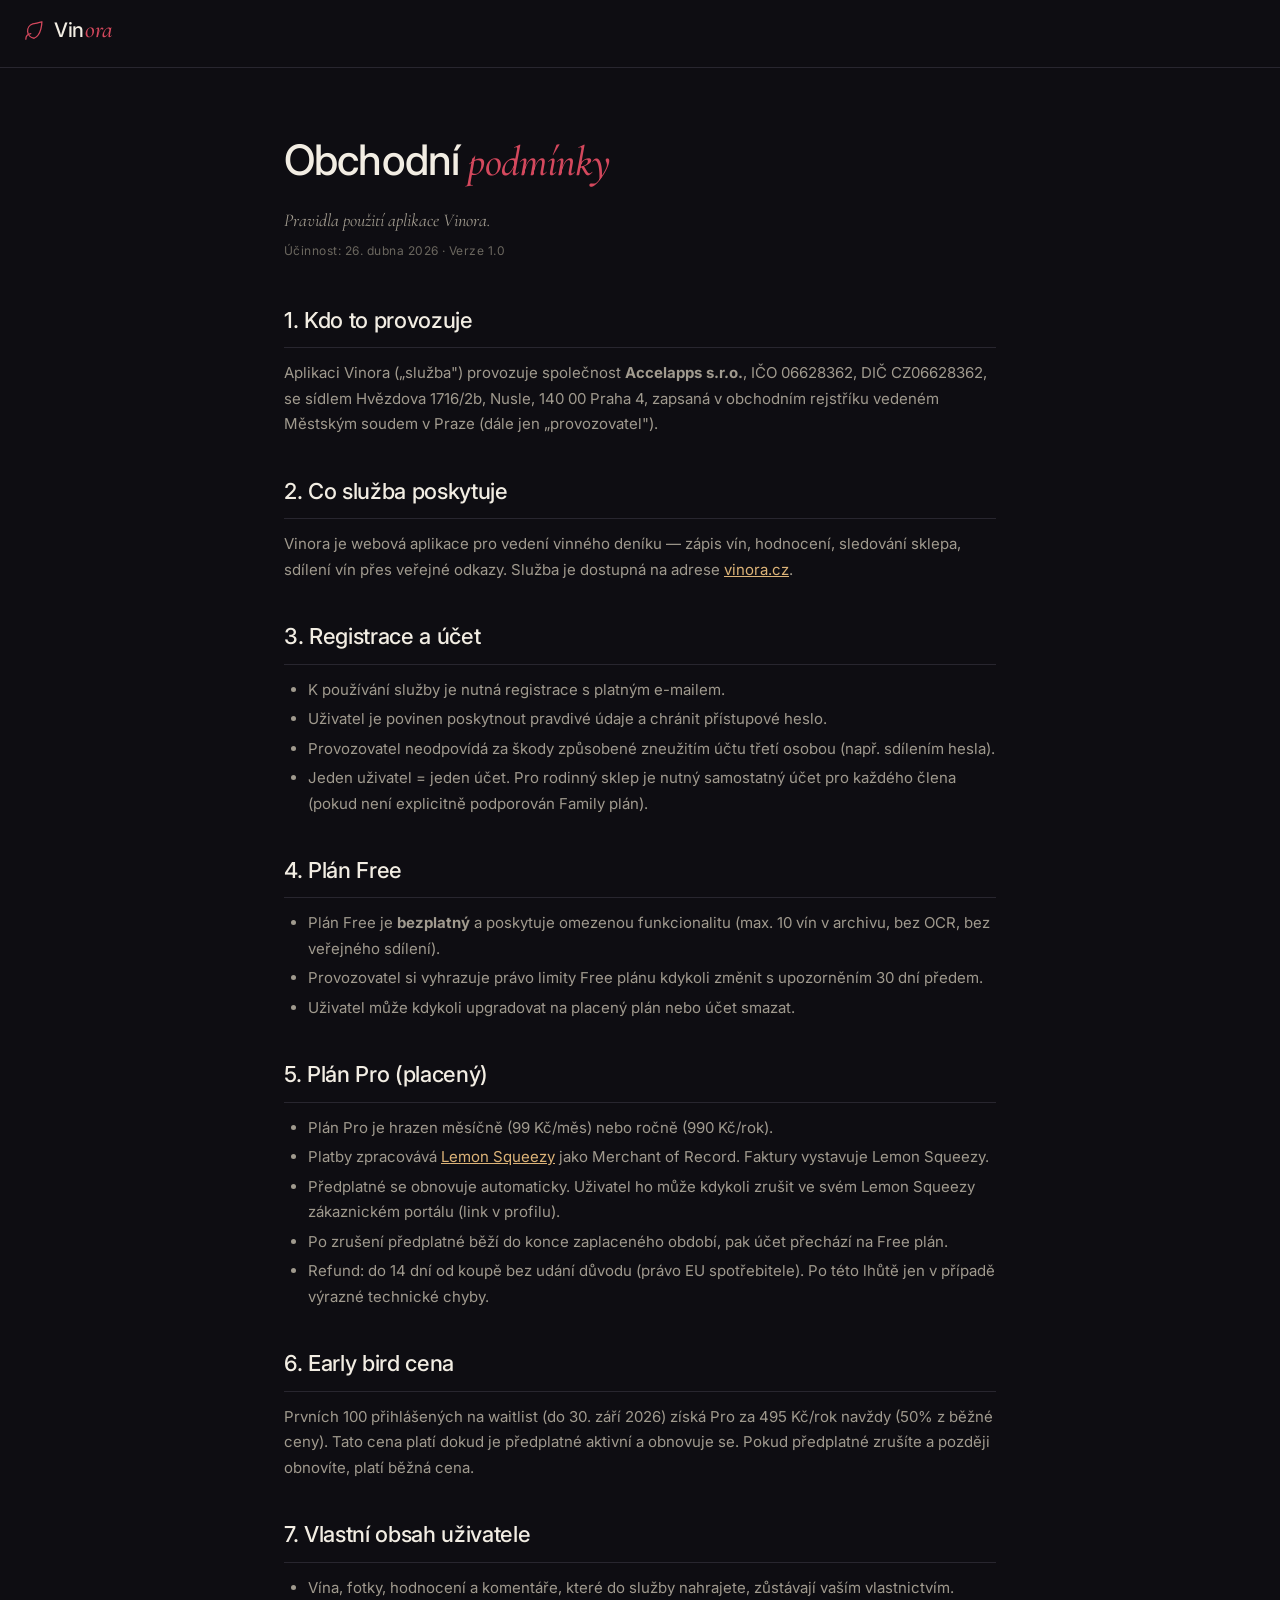
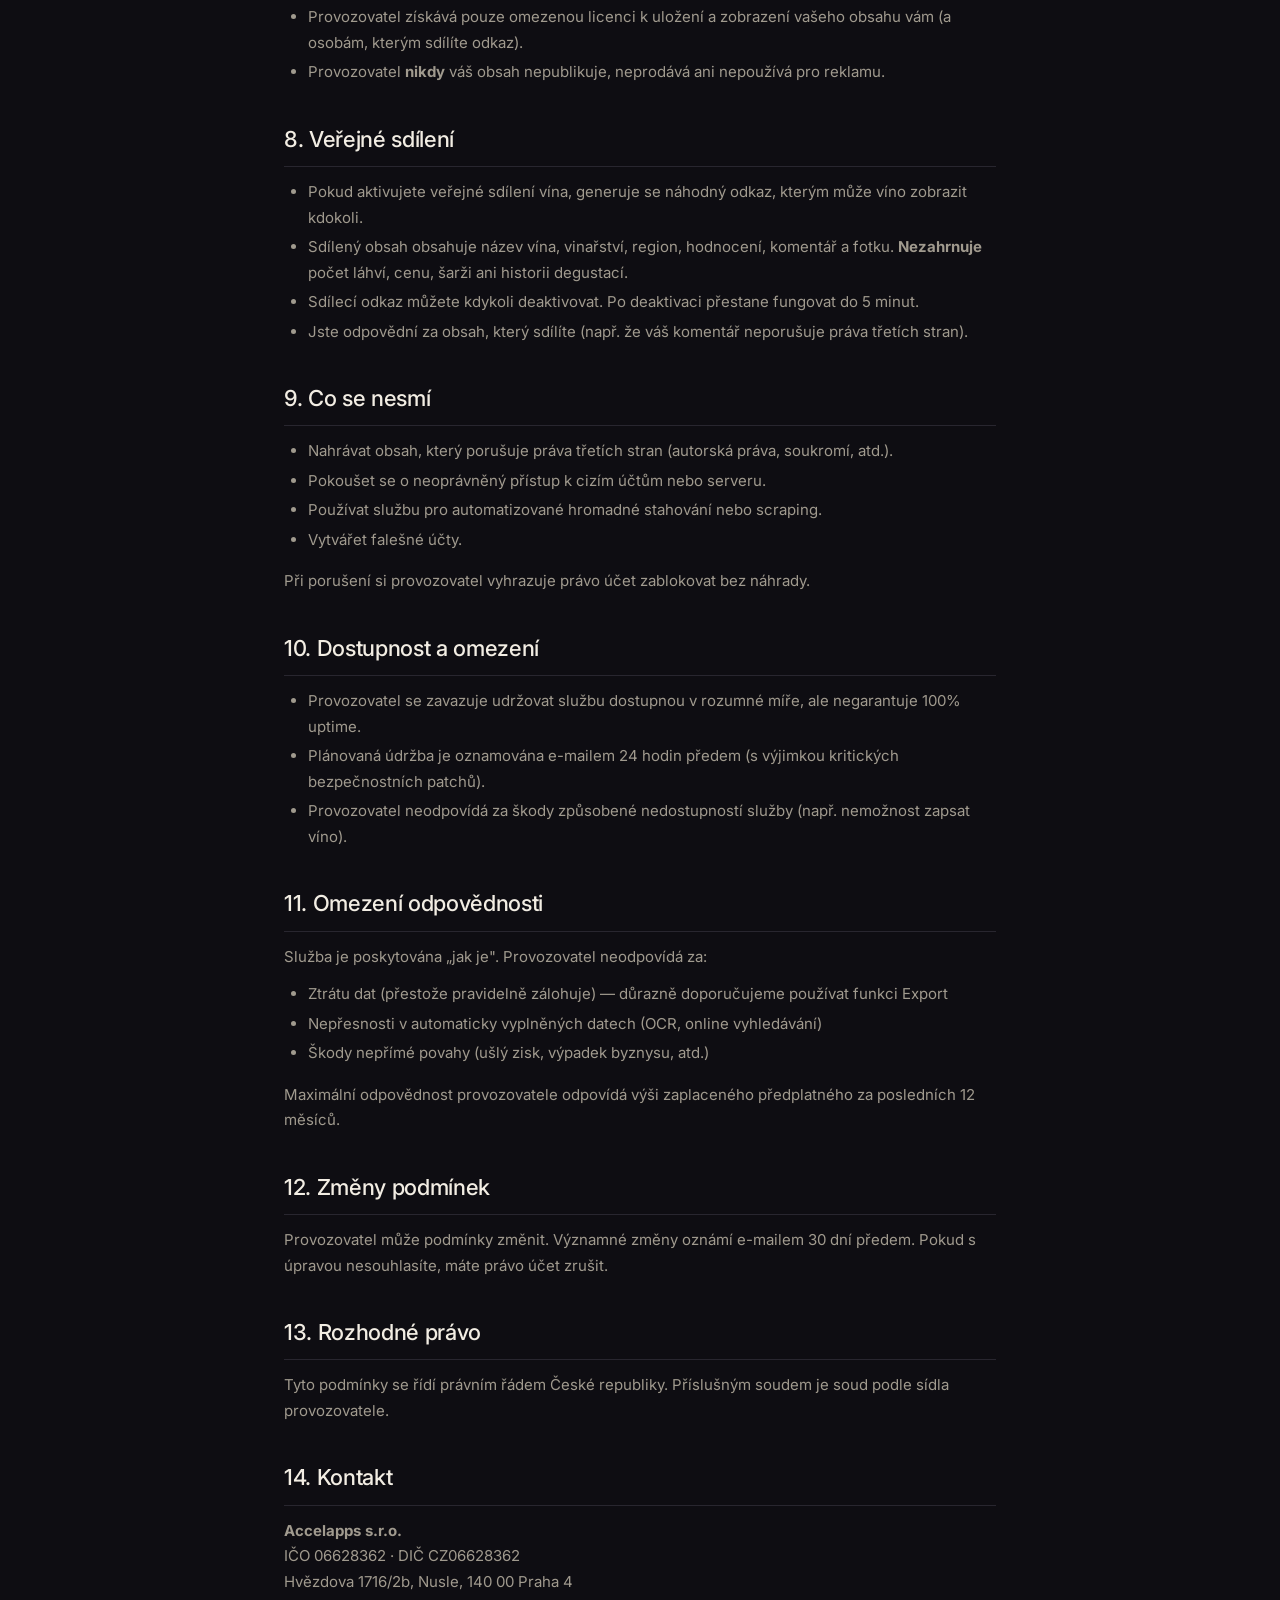
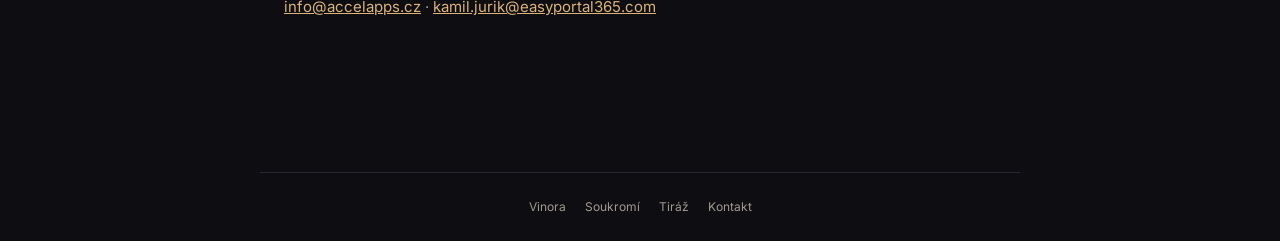
<file: terms.html>
<!DOCTYPE html>
<html lang="cs">
<head>
  <meta charset="UTF-8">
  <meta name="viewport" content="width=device-width, initial-scale=1.0">
  <title>Podmínky · Vinora</title>
  <link rel="preconnect" href="https://fonts.googleapis.com">
  <link rel="preconnect" href="https://fonts.gstatic.com" crossorigin>
  <link href="https://fonts.googleapis.com/css2?family=Cormorant+Garamond:ital,wght@1,500&family=Inter:wght@400;500;600;700&display=swap" rel="stylesheet">
  <style>
    :root {
      --bg: #0E0D12; --bg-elev: #16151B;
      --text: #F2EDE3; --text-2: #A09A8E; --text-3: #6B675F;
      --border: #28262F; --wine: #D4485D; --gold: #DCB378;
      --sans: 'Inter', sans-serif;
      --serif: 'Cormorant Garamond', Georgia, serif;
    }
    * { margin: 0; padding: 0; box-sizing: border-box; }
    body { font-family: var(--sans); background: var(--bg); color: var(--text); font-size: 15px; line-height: 1.7; -webkit-font-smoothing: antialiased; }
    a { color: var(--gold); }
    .nav { padding: 18px 24px; border-bottom: 1px solid var(--border); }
    .brand { max-width: 760px; margin: 0 auto; display: inline-flex; align-items: center; gap: 8px; font-size: 20px; font-weight: 500; letter-spacing: -0.015em; color: var(--text); text-decoration: none; line-height: 1; }
    .brand em { font-family: var(--serif); font-style: italic; color: var(--wine); font-size: 1.20em; margin-left: 1px; }
    .brand-leaf { width: 1.1em; height: 1.1em; color: var(--wine); flex-shrink: 0; }
    .wrap { max-width: 760px; margin: 0 auto; padding: 56px 24px 80px; }
    h1 { font-size: 42px; font-weight: 500; letter-spacing: -0.02em; margin-bottom: 8px; }
    h1 em { font-family: var(--serif); font-style: italic; color: var(--wine); font-weight: 500; }
    .lead { font-family: var(--serif); font-style: italic; color: var(--text-2); font-size: 18px; margin-bottom: 6px; }
    .meta { font-size: 12px; color: var(--text-3); letter-spacing: 0.04em; margin-bottom: 40px; }
    h2 { font-size: 22px; font-weight: 500; letter-spacing: -0.015em; margin: 36px 0 12px; padding-bottom: 8px; border-bottom: 1px solid var(--border); }
    h3 { font-size: 16px; font-weight: 600; margin: 20px 0 8px; }
    p { color: var(--text-2); margin-bottom: 12px; }
    ul { margin: 8px 0 16px 24px; color: var(--text-2); }
    li { margin-bottom: 4px; }
    .todo { display: inline-block; background: rgba(220,179,120,0.12); color: var(--gold); padding: 1px 8px; border-radius: 3px; font-family: ui-monospace, monospace; font-size: 13px; }
    .footer { max-width: 760px; margin: 60px auto 0; padding: 24px; border-top: 1px solid var(--border); font-size: 12px; color: var(--text-3); text-align: center; }
    .footer a { color: var(--text-2); text-decoration: none; margin: 0 8px; }
    .footer a:hover { color: var(--text); }
  </style>
</head>
<body>
  <nav class="nav">
    <a href="index.html" class="brand">
      <svg class="brand-leaf" viewBox="0 0 24 24" fill="none" stroke="currentColor" stroke-width="1.4" stroke-linecap="round" stroke-linejoin="round" aria-hidden="true">
        <path d="M11 21A8 8 0 0 1 9.6 5.4C15.5 4.3 17 3.7 19.5 3 19.5 3 19.5 17.5 11 21z"/>
        <path d="M2 22c0-3 2-5.5 5.4-6"/>
      </svg>
      <span class="brand-word">Vin<em>ora</em></span>
    </a>
  </nav>

  <div class="wrap">
    <h1>Obchodní <em>podmínky</em></h1>
    <p class="lead">Pravidla použití aplikace Vinora.</p>
    <p class="meta">Účinnost: 26. dubna 2026 · Verze 1.0</p>

    <h2>1. Kdo to provozuje</h2>
    <p>
      Aplikaci Vinora („služba") provozuje společnost <strong>Accelapps s.r.o.</strong>,
      IČO 06628362, DIČ CZ06628362, se sídlem Hvězdova 1716/2b, Nusle, 140 00 Praha 4,
      zapsaná v obchodním rejstříku vedeném Městským soudem v Praze (dále jen „provozovatel").
    </p>

    <h2>2. Co služba poskytuje</h2>
    <p>
      Vinora je webová aplikace pro vedení vinného deníku — zápis vín, hodnocení,
      sledování sklepa, sdílení vín přes veřejné odkazy. Služba je dostupná na adrese
      <a href="https://vinora.cz">vinora.cz</a>.
    </p>

    <h2>3. Registrace a účet</h2>
    <ul>
      <li>K používání služby je nutná registrace s platným e-mailem.</li>
      <li>Uživatel je povinen poskytnout pravdivé údaje a chránit přístupové heslo.</li>
      <li>Provozovatel neodpovídá za škody způsobené zneužitím účtu třetí osobou (např. sdílením hesla).</li>
      <li>Jeden uživatel = jeden účet. Pro rodinný sklep je nutný samostatný účet pro každého člena (pokud není explicitně podporován Family plán).</li>
    </ul>

    <h2>4. Plán Free</h2>
    <ul>
      <li>Plán Free je <strong>bezplatný</strong> a poskytuje omezenou funkcionalitu (max. 10 vín v archivu, bez OCR, bez veřejného sdílení).</li>
      <li>Provozovatel si vyhrazuje právo limity Free plánu kdykoli změnit s upozorněním 30 dní předem.</li>
      <li>Uživatel může kdykoli upgradovat na placený plán nebo účet smazat.</li>
    </ul>

    <h2>5. Plán Pro (placený)</h2>
    <ul>
      <li>Plán Pro je hrazen měsíčně (99 Kč/měs) nebo ročně (990 Kč/rok).</li>
      <li>Platby zpracovává <a href="https://www.lemonsqueezy.com/" target="_blank" rel="noopener">Lemon Squeezy</a> jako Merchant of Record. Faktury vystavuje Lemon Squeezy.</li>
      <li>Předplatné se obnovuje automaticky. Uživatel ho může kdykoli zrušit ve svém Lemon Squeezy zákaznickém portálu (link v profilu).</li>
      <li>Po zrušení předplatné běží do konce zaplaceného období, pak účet přechází na Free plán.</li>
      <li>Refund: do 14 dní od koupě bez udání důvodu (právo EU spotřebitele). Po této lhůtě jen v případě výrazné technické chyby.</li>
    </ul>

    <h2>6. Early bird cena</h2>
    <p>
      Prvních 100 přihlášených na waitlist (do 30. září 2026)
      získá Pro za 495 Kč/rok navždy (50% z běžné ceny). Tato cena platí dokud je předplatné
      aktivní a obnovuje se. Pokud předplatné zrušíte a později obnovíte, platí běžná cena.
    </p>

    <h2>7. Vlastní obsah uživatele</h2>
    <ul>
      <li>Vína, fotky, hodnocení a komentáře, které do služby nahrajete, zůstávají vaším vlastnictvím.</li>
      <li>Provozovatel získává pouze omezenou licenci k uložení a zobrazení vašeho obsahu vám (a osobám, kterým sdílíte odkaz).</li>
      <li>Provozovatel <strong>nikdy</strong> váš obsah nepublikuje, neprodává ani nepoužívá pro reklamu.</li>
    </ul>

    <h2>8. Veřejné sdílení</h2>
    <ul>
      <li>Pokud aktivujete veřejné sdílení vína, generuje se náhodný odkaz, kterým může víno zobrazit kdokoli.</li>
      <li>Sdílený obsah obsahuje název vína, vinařství, region, hodnocení, komentář a fotku. <strong>Nezahrnuje</strong> počet láhví, cenu, šarži ani historii degustací.</li>
      <li>Sdílecí odkaz můžete kdykoli deaktivovat. Po deaktivaci přestane fungovat do 5 minut.</li>
      <li>Jste odpovědní za obsah, který sdílíte (např. že váš komentář neporušuje práva třetích stran).</li>
    </ul>

    <h2>9. Co se nesmí</h2>
    <ul>
      <li>Nahrávat obsah, který porušuje práva třetích stran (autorská práva, soukromí, atd.).</li>
      <li>Pokoušet se o neoprávněný přístup k cizím účtům nebo serveru.</li>
      <li>Používat službu pro automatizované hromadné stahování nebo scraping.</li>
      <li>Vytvářet falešné účty.</li>
    </ul>
    <p>
      Při porušení si provozovatel vyhrazuje právo účet zablokovat bez náhrady.
    </p>

    <h2>10. Dostupnost a omezení</h2>
    <ul>
      <li>Provozovatel se zavazuje udržovat službu dostupnou v rozumné míře, ale negarantuje 100% uptime.</li>
      <li>Plánovaná údržba je oznamována e-mailem 24 hodin předem (s výjimkou kritických bezpečnostních patchů).</li>
      <li>Provozovatel neodpovídá za škody způsobené nedostupností služby (např. nemožnost zapsat víno).</li>
    </ul>

    <h2>11. Omezení odpovědnosti</h2>
    <p>
      Služba je poskytována „jak je". Provozovatel neodpovídá za:
    </p>
    <ul>
      <li>Ztrátu dat (přestože pravidelně zálohuje) — důrazně doporučujeme používat funkci Export</li>
      <li>Nepřesnosti v automaticky vyplněných datech (OCR, online vyhledávání)</li>
      <li>Škody nepřímé povahy (ušlý zisk, výpadek byznysu, atd.)</li>
    </ul>
    <p>
      Maximální odpovědnost provozovatele odpovídá výši zaplaceného předplatného za posledních 12 měsíců.
    </p>

    <h2>12. Změny podmínek</h2>
    <p>
      Provozovatel může podmínky změnit. Významné změny oznámí e-mailem 30 dní předem.
      Pokud s úpravou nesouhlasíte, máte právo účet zrušit.
    </p>

    <h2>13. Rozhodné právo</h2>
    <p>
      Tyto podmínky se řídí právním řádem České republiky. Příslušným soudem je
      soud podle sídla provozovatele.
    </p>

    <h2>14. Kontakt</h2>
    <p>
      <strong>Accelapps s.r.o.</strong><br>
      IČO 06628362 · DIČ CZ06628362<br>
      Hvězdova 1716/2b, Nusle, 140 00 Praha 4<br>
      <a href="mailto:info@accelapps.cz">info@accelapps.cz</a> · <a href="mailto:kamil.jurik@easyportal365.com">kamil.jurik@easyportal365.com</a>
    </p>
  </div>

  <div class="footer">
    <a href="index.html">Vinora</a>
    <a href="privacy.html">Soukromí</a>
    <a href="imprint.html">Tiráž</a>
    <a href="mailto:kamil.jurik@easyportal365.com">Kontakt</a>
  </div>
</body>
</html>
</file>
